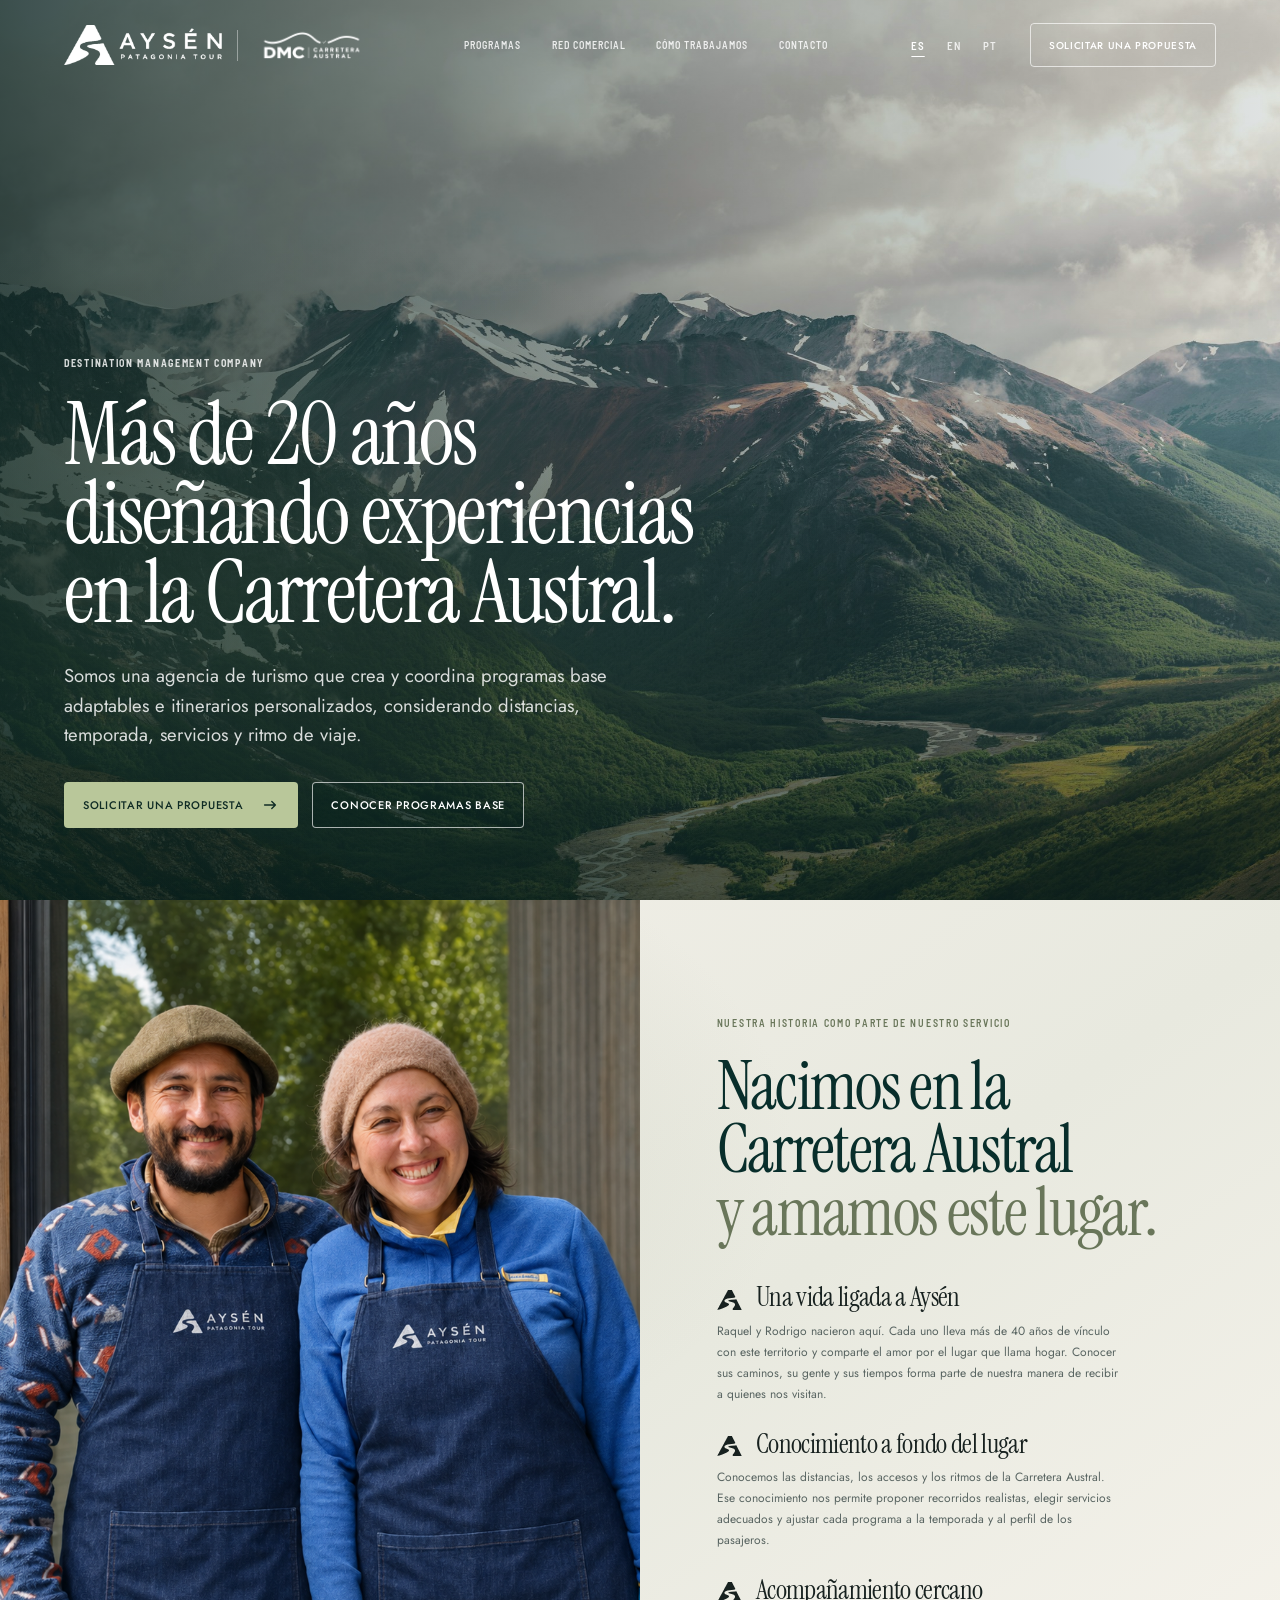
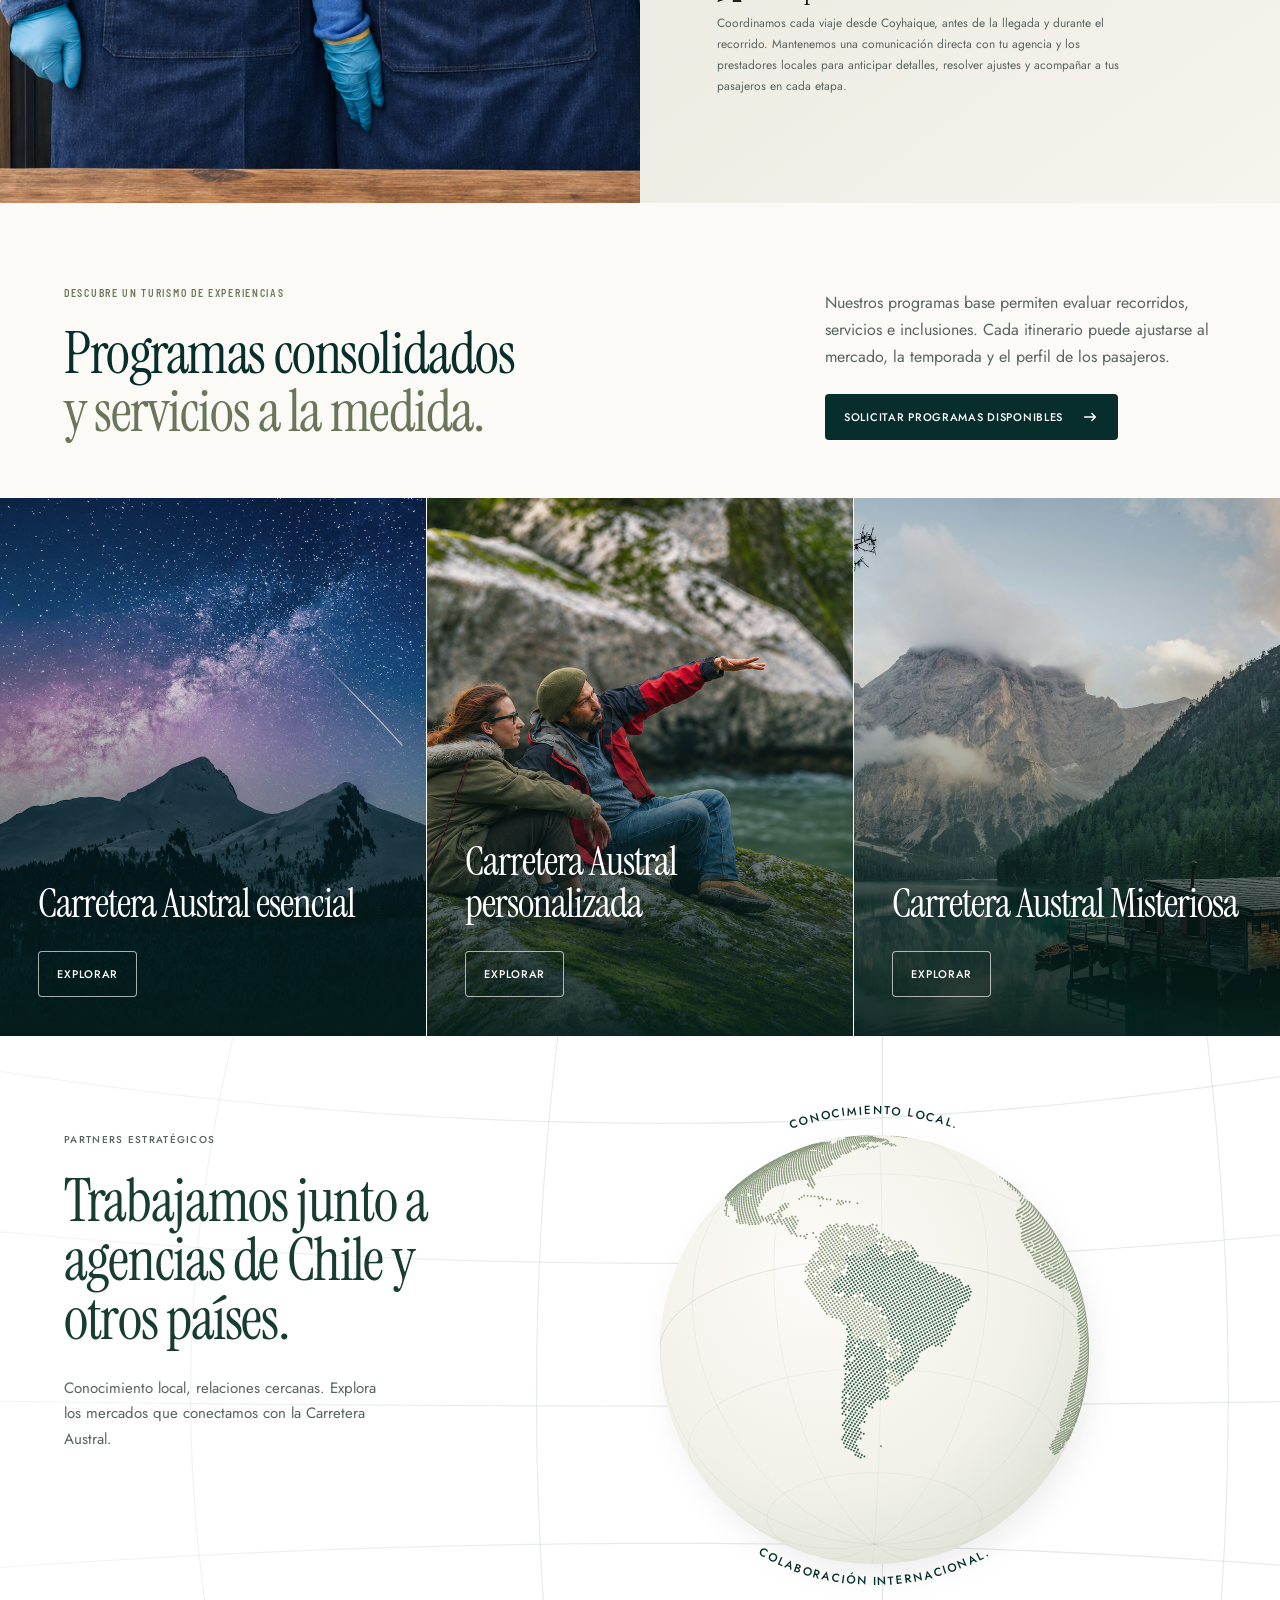
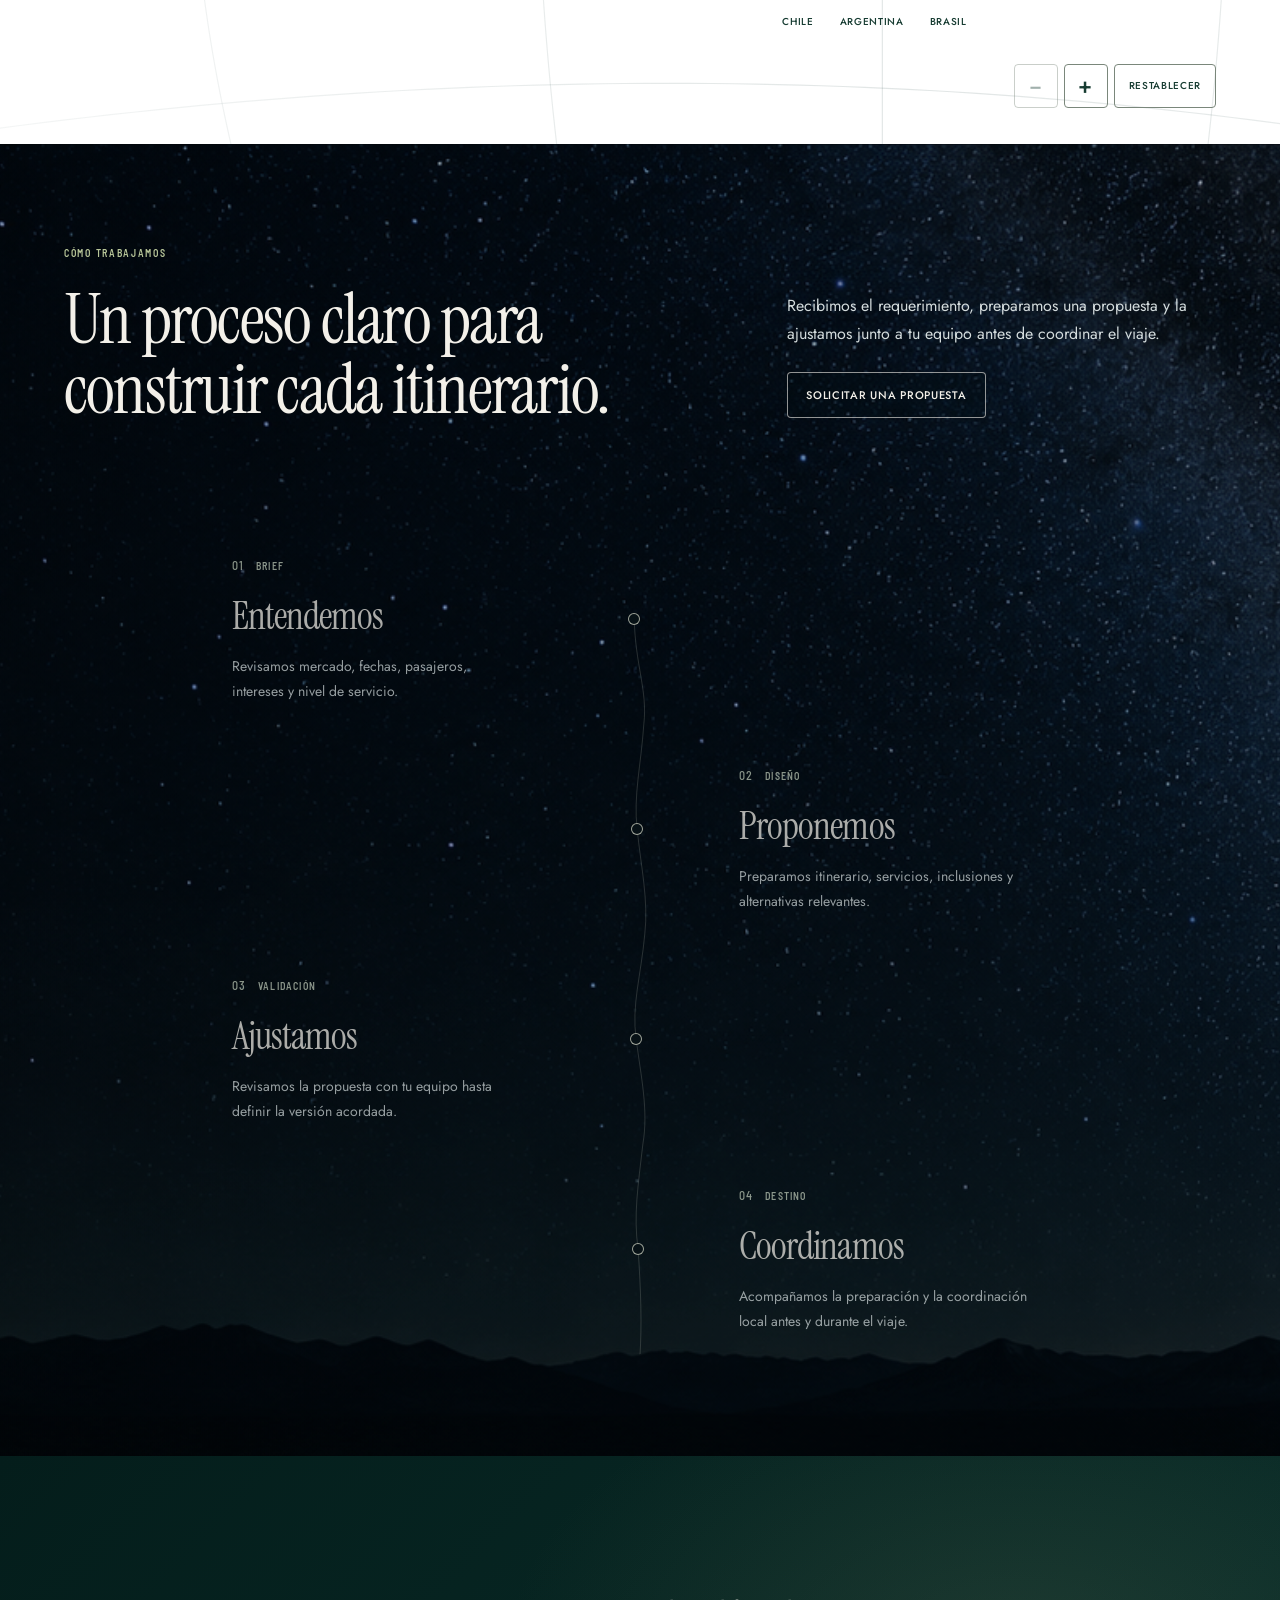
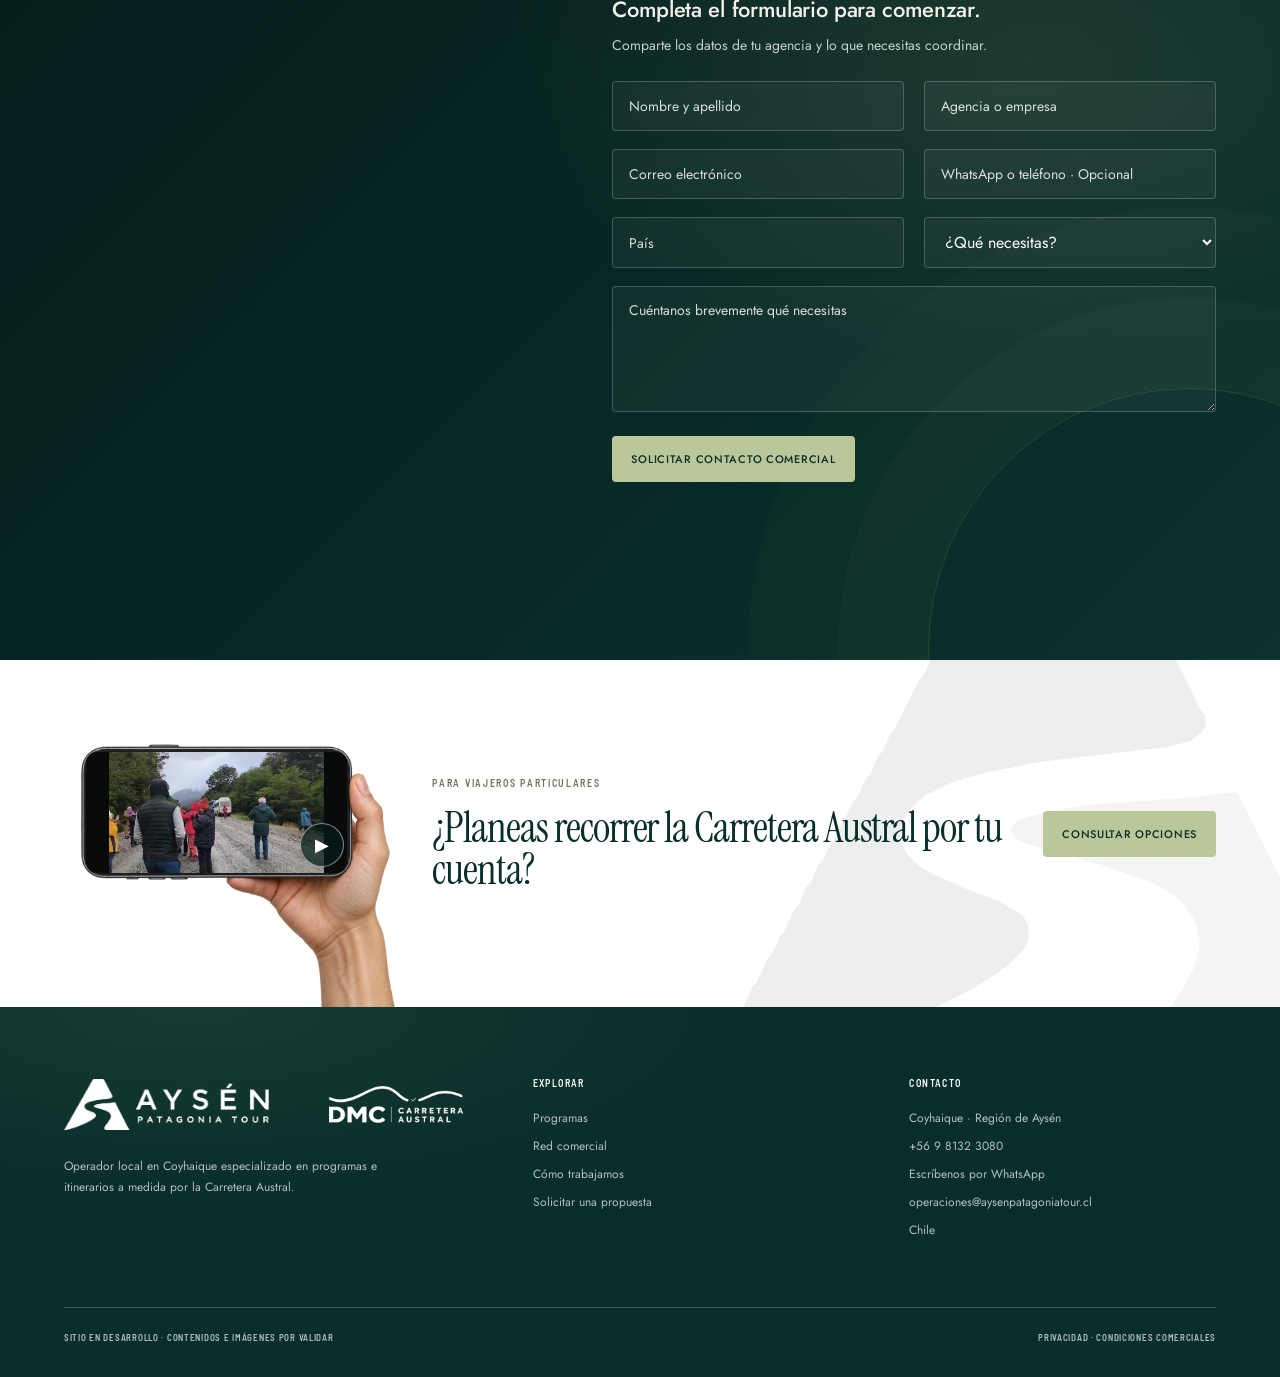
<file: index.html>
<!doctype html>
<html lang="es">
<head>
  <meta charset="utf-8">
  <meta name="viewport" content="width=device-width, initial-scale=1">
  <meta name="description" content="Programas base adaptables e itinerarios a medida por la Carretera Austral para agencias y operadores internacionales.">
  <title>Aysén Patagonia Tour | Operador local de la Carretera Austral</title>
  <link rel="alternate" hreflang="es" href="index.html">
  <link rel="alternate" hreflang="en" href="en.html">
  <link rel="alternate" hreflang="pt-BR" href="pt.html">
  <link rel="alternate" hreflang="x-default" href="index.html">
  <link rel="preconnect" href="https://fonts.googleapis.com">
  <link rel="preconnect" href="https://fonts.gstatic.com" crossorigin>
  <link href="https://fonts.googleapis.com/css2?family=Barlow+Semi+Condensed:wght@500;600;700&family=Instrument+Serif:ital@0;1&family=Jost:wght@400;500;600&display=swap" rel="stylesheet">
  <style>
    :root {
      --forest: #082e2b;
      --forest-deep: #041d1b;
      --moss: #8a9b62;
      --olive: #69765a;
      --sage: #b8c0aa;
      --sage-light: #e8e9df;
      --mist: #d5d9ce;
      --bone: #f3f0e9;
      --paper: #fbfaf6;
      --charcoal: #17211f;
      --white: #ffffff;
      --line: rgba(8, 46, 43, .16);
      --line-light: rgba(255, 255, 255, .22);
      --muted: #65706d;
      --focus: #c9d99d;
      --shadow: 0 24px 70px rgba(4, 29, 27, .17);
      --display: "Instrument Serif", Georgia, serif;
      --body: "Jost", Arial, sans-serif;
      --utility: "Barlow Semi Condensed", Arial, sans-serif;
      --page: min(1240px, calc(100vw - 64px));
      --ease: cubic-bezier(.2, .7, .2, 1);
    }

    * { box-sizing: border-box; }
    html { scroll-behavior: smooth; overflow-x: clip; }
    section[id], footer[id] { scroll-margin-top: 90px; }
    #quote-form { scroll-margin-top: 128px; }
    body {
      margin: 0;
      color: var(--charcoal);
      background: var(--paper);
      font-family: var(--body);
      overflow-x: clip;
      -webkit-font-smoothing: antialiased;
    }
    body.menu-open { overflow: hidden; }
    a { color: inherit; text-decoration: none; }
    button, input, textarea, select { font: inherit; }
    h1, h2, h3, h4, h5, h6 { font-style: normal; }
    :is(h1, h2, h3, h4, h5, h6) :is(em, i) { font-style: inherit; }
    img { display: block; width: 100%; }
    .svg-sprite { position: absolute; width: 0; height: 0; overflow: hidden; }
    ::selection { background: var(--moss); color: var(--forest-deep); }
    :focus-visible { outline: 3px solid var(--focus); outline-offset: 4px; }

    .skip-link {
      position: fixed;
      z-index: 100;
      top: 12px;
      left: 12px;
      padding: 12px 16px;
      color: var(--forest-deep);
      background: var(--white);
      font-size: 12px;
      font-weight: 700;
      transform: translateY(-160%);
      transition: transform .2s var(--ease);
    }
    .skip-link:focus { transform: none; }

    .container { width: var(--page); margin-inline: auto; }
    .eyebrow {
      display: inline-flex;
      align-items: center;
      margin: 0 0 22px;
      font-size: 11px;
      font-weight: 700;
      letter-spacing: .19em;
      text-transform: uppercase;
    }
    .display {
      margin: 0;
      font-family: var(--display);
      font-weight: 500;
      letter-spacing: -.035em;
      line-height: .93;
    }
    .button {
      min-height: 46px;
      display: inline-flex;
      justify-content: center;
      align-items: center;
      padding: 0 18px;
      border: 1px solid transparent;
      border-radius: 999px;
      background: var(--moss);
      color: var(--forest-deep);
      font-size: 10px;
      font-weight: 700;
      letter-spacing: .085em;
      text-transform: uppercase;
      transition: transform .22s var(--ease), background-color .22s var(--ease), color .22s var(--ease), border-color .22s var(--ease), box-shadow .22s var(--ease);
      cursor: pointer;
    }
    .button:hover { transform: translateY(-1px); background: var(--white); box-shadow: 0 8px 20px rgba(4,29,27,.12); }
    .button:active { transform: translateY(0); box-shadow: none; }
    .button:focus-visible { outline-color: var(--focus); }
    .button[disabled], .button[aria-disabled="true"] { opacity: .52; cursor: not-allowed; transform: none; box-shadow: none; }
    .button[aria-busy="true"] { pointer-events: none; }
    .button[aria-busy="true"]::before { content: ""; width: 14px; height: 14px; border: 2px solid currentColor; border-right-color: transparent; border-radius: 50%; animation: button-spin .7s linear infinite; }
    @keyframes button-spin { to { transform: rotate(360deg); } }
    .button--primary { background: var(--moss); color: var(--forest-deep); }
    .button--primary:hover { background: var(--white); }
    .button--secondary { border-color: rgba(255,255,255,.52); background: rgba(4,29,27,.13); color: var(--white); }
    .button--secondary:hover { border-color: var(--white); background: var(--white); color: var(--forest-deep); }
    .button--dark { background: var(--forest); color: var(--white); }
    .button--dark:hover { border-color: var(--forest-deep); background: var(--forest-deep); color: var(--white); }
    .button--submit { min-width: 0; }

    .site-header {
      position: fixed;
      inset: 0 0 auto;
      z-index: 50;
      color: var(--white);
      background: transparent;
      transition: color .28s var(--ease);
    }
    .site-header.is-on-light { color: var(--forest-deep); }
    .nav {
      width: min(1400px, calc(100vw - 56px));
      min-height: 90px;
      display: grid;
      grid-template-columns: 328px 1fr auto;
      align-items: center;
      gap: 28px;
      margin-inline: auto;
    }
    .brand-lockup { display: inline-flex; align-items: center; gap: 15px; width: max-content; }
    .brand { display: inline-flex; align-items: center; width: max-content; }
    .brand__logo { width: 158px; height: 43px; object-fit: contain; object-position: left center; transition: filter .28s var(--ease); }
    .brand-lockup__divider { width: 1px; height: 31px; background: currentColor; opacity: .4; }
    .brand-lockup__dmc { width: 132px; height: 39px; object-fit: contain; object-position: left center; transition: filter .28s var(--ease); }
    .site-header.is-on-light .brand__logo, .site-header.is-on-light .brand-lockup__dmc { filter: brightness(0) saturate(100%) invert(10%) sepia(16%) saturate(1190%) hue-rotate(124deg) brightness(88%); }
    body.menu-open .site-header { color: var(--white); }
    body.menu-open .site-header .brand__logo, body.menu-open .site-header .brand-lockup__dmc { filter: none; }
    .nav__links { display: flex; justify-content: center; gap: clamp(18px, 2.4vw, 38px); }
    .nav__links a { position: relative; padding: 12px 0; font-size: 10px; font-weight: 700; letter-spacing: .1em; text-transform: uppercase; opacity: .84; }
    .nav__links a::after { content: ""; position: absolute; inset: auto 0 7px; height: 1px; background: currentColor; transform: scaleX(0); transform-origin: right; transition: transform .24s var(--ease); }
    .nav__links a:hover, .nav__links a:focus-visible { opacity: 1; }
    .nav__links a:hover::after, .nav__links a:focus-visible::after { transform: scaleX(1); transform-origin: left; }
    .nav__actions { display: flex; align-items: center; gap: 22px; }
    .language { font-size: 10px; letter-spacing: .12em; opacity: .7; }
    .language strong { color: currentColor; opacity: 1; }
    .nav__cta { min-height: 44px; display: inline-flex; align-items: center; padding: 0 18px; border: 1px solid rgba(255,255,255,.42); border-radius: 999px; font-size: 10px; font-weight: 700; letter-spacing: .075em; text-transform: uppercase; transition: color .22s var(--ease), background-color .22s var(--ease), border-color .22s var(--ease); }
    .nav__cta:hover, .nav__cta:focus-visible { border-color: var(--white); color: var(--forest-deep); background: var(--white); }
    .nav__cta:active { background: var(--bone); }
    .site-header.is-on-light .nav__cta { border-color: rgba(4,29,27,.35); }
    .site-header.is-on-light .nav__cta:hover, .site-header.is-on-light .nav__cta:focus-visible { border-color: var(--forest-deep); color: var(--white); background: var(--forest-deep); }
    .menu-toggle { min-width: 48px; min-height: 48px; display: none; border: 0; color: inherit; background: transparent; font-size: 11px; letter-spacing: .075em; text-transform: uppercase; }

    .hero {
      min-height: 100svh;
      position: relative;
      display: flex;
      align-items: flex-end;
      overflow: hidden;
      color: var(--white);
      background: var(--forest-deep);
    }
    .hero__media, .hero__shade { position: absolute; inset: 0; }
    .hero__media {
      background-image: url("assets/hero-carretera-austral-ruta.jpg");
      background-position: center;
      background-size: cover;
      transform: scale(1.04);
      transition: opacity 1.1s var(--ease), transform 8s linear;
    }
    .hero__shade {
      background:
        radial-gradient(ellipse at 18% 66%, rgba(80,103,76,.24), transparent 44%),
        linear-gradient(90deg, rgba(4,29,27,.78) 0%, rgba(4,29,27,.32) 56%, rgba(4,29,27,.12) 100%),
        linear-gradient(0deg, rgba(4,29,27,.58) 0%, transparent 52%);
    }
    .hero__content {
      position: relative;
      z-index: 2;
      width: var(--page);
      display: grid;
      grid-template-columns: minmax(0, 900px);
      gap: 50px;
      align-items: end;
      margin: 0 auto;
      padding: 190px 0 72px;
    }
    .hero h1 { max-width: 900px; font-size: clamp(66px, 8vw, 118px); }
    .hero h1 em { display: block; color: var(--bone); font-weight: 500; }
    .hero__lead { max-width: 590px; margin: 28px 0 32px; font-size: clamp(16px, 1.45vw, 20px); line-height: 1.6; color: rgba(255,255,255,.83); }
    .hero__buttons { display: flex; flex-wrap: wrap; align-items: center; gap: 10px; }
    .intro {
      padding: 138px 0 132px;
      background:
        radial-gradient(ellipse at 18% 28%, rgba(184,192,170,.42), transparent 38%),
        linear-gradient(145deg, var(--bone) 0%, var(--sage-light) 52%, #f7f4ed 100%);
    }
    .intro__grid { display: grid; grid-template-columns: .78fr 1.65fr; gap: clamp(56px, 9vw, 130px); align-items: center; }
    .intro__aside { display: grid; place-items: center; }
    .text-link { display: inline-flex; gap: 12px; align-items: center; min-height: 44px; padding-bottom: 4px; border-bottom: 1px solid currentColor; color: var(--forest); font-size: 11px; font-weight: 700; letter-spacing: .075em; text-transform: uppercase; transition: color .2s var(--ease), border-color .2s var(--ease); }
    .text-link svg { width: 15px; height: 15px; transition: transform .2s var(--ease); }
    .text-link:hover { color: var(--moss); }
    .text-link:hover svg { transform: translateX(3px); }
    .intro h2 { max-width: 800px; font-size: clamp(54px, 6.2vw, 88px); color: var(--forest); }
    .intro h2 em { color: var(--olive); }
    .founders-photo { position: relative; width: min(100%, 330px); aspect-ratio: 1; border-radius: 50%; }
    .founders-photo::before { content: ""; position: absolute; inset: -14px; border: 1px solid rgba(138,155,98,.55); border-radius: 50%; }
    .founders-photo__media {
      position: relative;
      width: 100%;
      height: 100%;
      display: grid;
      place-items: center;
      padding: 50px;
      overflow: hidden;
      border-radius: 50%;
      color: var(--forest);
      background: radial-gradient(circle at 35% 30%, rgba(255,255,255,.75), rgba(138,155,98,.26) 46%, rgba(8,46,43,.12));
    }
    .founders-photo__media img { position: absolute; inset: 0; width: 100%; height: 100%; object-fit: cover; }
    .founders-photo__media:has(img) span { display: none; }
    .founders-photo__media span { max-width: 150px; text-align: center; font-size: 10px; font-weight: 700; letter-spacing: .13em; line-height: 1.6; text-transform: uppercase; }
    .value-points { display: grid; grid-template-columns: repeat(3, 1fr); gap: 0; margin-top: 70px; border-top: 1px solid var(--line); }
    .value-point { min-height: 210px; padding: 30px 30px 0 0; }
    .value-point + .value-point { padding-left: 30px; border-left: 1px solid var(--line); }
    .step-meta { display: flex; align-items: baseline; gap: 11px; color: var(--moss); }
    .step-number { font-family: var(--display); font-size: 19px; font-weight: 600; line-height: 1; }
    .step-descriptor { font-size: 9px; font-weight: 700; letter-spacing: .13em; text-transform: uppercase; }
    .value-point h3 { margin: 26px 0 11px; font-family: var(--display); font-size: 29px; font-weight: 600; line-height: 1.08; }
    .value-point p { max-width: 31ch; margin: 0; color: #596562; font-size: 12px; line-height: 1.75; }

    .programs {
      padding: 126px 0;
      color: var(--white);
      background:
        radial-gradient(ellipse at 2% 18%, rgba(184,192,170,.2), transparent 34%),
        radial-gradient(ellipse at 86% 90%, rgba(105,118,90,.23), transparent 38%),
        linear-gradient(125deg, #394a46 0%, #283a36 44%, #162b28 100%);
    }
    .programs__layout { display: grid; grid-template-columns: minmax(270px,.72fr) minmax(0,1.78fr); gap: clamp(44px,5vw,76px); align-items: center; }
    .section-head { max-width: 390px; margin: 0; align-self: center; }
    .section-head h2 { font-size: clamp(52px,5.2vw,76px); color: var(--white); }
    .section-head__copy { max-width: 390px; margin-top: 30px; }
    .section-head__copy p { margin: 0 0 24px; color: rgba(255,255,255,.72); font-size: 14px; line-height: 1.75; }
    .programs .text-link { color: var(--white); }
    .programs .text-link:hover { color: var(--focus); }
    .program-grid { display: grid; grid-template-columns: repeat(3,minmax(0,1fr)); gap: 18px; }
    .program-card { min-height: 548px; aspect-ratio: 3 / 5; position: relative; display: flex; align-items: flex-end; overflow: hidden; color: var(--white); }
    .program-card__image, .program-card__overlay { position: absolute; inset: 0; }
    .program-card__image { background-position: center; background-size: cover; transition: transform .7s var(--ease); }
    .program-card:nth-child(1) .program-card__image { background-image: url("assets/programa-esencial.jpg"); }
    .program-card:nth-child(2) .program-card__image { background-image: url("assets/experiencias-rio-simpson-v2.png"); background-position: 36% center; }
    .program-card:nth-child(3) .program-card__image { background-image: url("assets/programa-casa-lago.jpg"); background-position: 48% center; }
    .program-card__overlay { background: linear-gradient(0deg, rgba(4,29,27,.9) 0%, rgba(4,29,27,.42) 42%, rgba(4,29,27,.02) 74%); }
    .program-card__content { position: relative; z-index: 2; width: 100%; padding: 26px 22px 24px; }
    .program-card h3 { max-width: 280px; margin: 0 0 22px; font-family: var(--display); font-size: clamp(27px,2.15vw,35px); font-weight: 500; line-height: 1; }
    .program-card__cta { min-height: 42px; display: inline-flex; align-items: center; justify-content: center; padding: 0 16px; border: 1px solid rgba(255,255,255,.7); color: var(--white); background: rgba(4,29,27,.18); font-size: 9px; font-weight: 700; letter-spacing: .14em; text-transform: uppercase; }
    .program-card__cta[disabled] { cursor: default; opacity: .9; }
    .program-card:hover .program-card__image { transform: scale(1.04); }

    .credentials {
      position: relative;
      overflow: hidden;
      padding: 136px 0 128px;
      color: var(--white);
      background:
        radial-gradient(ellipse at 78% 18%, rgba(138,155,98,.22), transparent 36%),
        radial-gradient(ellipse at 12% 88%, rgba(71,104,91,.3), transparent 42%),
        linear-gradient(135deg, #0a3531 0%, var(--forest-deep) 68%, #102c27 100%);
    }
    .credentials__head { position: relative; max-width: 900px; }
    .credentials h2 { max-width: 900px; font-size: clamp(58px,7vw,94px); }
    .partner-network { position: relative; margin-top: 62px; }
    .partner-network__head { display: flex; justify-content: space-between; gap: 50px; align-items: end; margin-bottom: 34px; }
    .partner-network__summary { max-width: 46ch; margin: 0; color: rgba(255,255,255,.7); font-size: 13px; line-height: 1.7; }
    .partner-network__body { display: grid; grid-template-columns: minmax(0,1.55fr) minmax(280px,.45fr); gap: 24px; align-items: stretch; }
    .partner-network__map { min-height: 430px; display: grid; place-items: center; padding: 32px; border: 1px solid rgba(255,255,255,.16); background: linear-gradient(145deg, rgba(255,255,255,.07), rgba(138,155,98,.035)); }
    .partner-network__map svg { width: 100%; height: auto; max-height: 340px; }
    .map-land { fill: rgba(243,240,233,.075); stroke: rgba(243,240,233,.38); stroke-width: 1.3; vector-effect: non-scaling-stroke; }
    .map-marker { fill: var(--moss); stroke: var(--bone); stroke-width: 1.5; vector-effect: non-scaling-stroke; opacity: .72; transition: opacity .2s var(--ease), r .2s var(--ease); }
    .map-marker.is-active { opacity: 1; r: 7; }
    .map-marker[role="button"] { cursor: pointer; }
    .map-marker:focus { outline: none; stroke: var(--white); stroke-width: 3; opacity: 1; }
    .partner-network__panel { min-height: 430px; display: flex; flex-direction: column; padding: 28px; border: 1px solid rgba(255,255,255,.16); background: rgba(255,255,255,.055); }
    .partner-network__list { display: grid; align-content: start; border-top: 1px solid var(--line-light); }
    .network-country { width: 100%; min-height: 58px; display: flex; justify-content: space-between; align-items: center; gap: 18px; padding: 14px 0; border: 0; border-bottom: 1px solid var(--line-light); color: var(--white); background: transparent; text-align: left; cursor: pointer; }
    .network-country span { color: var(--moss); font-size: 10px; letter-spacing: .11em; text-transform: uppercase; }
    .network-country strong { font-family: var(--display); font-size: 22px; font-weight: 600; }
    .network-country:hover, .network-country.is-active { color: var(--focus); }
    .network-agencies { padding-top: 24px; }
    .network-agencies h4 { margin: 0 0 16px; font-family: var(--display); font-size: 27px; font-weight: 600; }
    .network-agencies a, .network-agencies span { display: block; padding: 10px 0; color: rgba(255,255,255,.72); font-size: 12px; border-bottom: 1px solid rgba(255,255,255,.09); }
    .network-agency { display: grid !important; grid-template-columns: auto 1fr; align-items: center; gap: 12px; }
    .network-agency img { width: 34px; height: 34px; object-fit: contain; }
    .network-agency:not(:has(img)) { grid-template-columns: 1fr; }
    .network-agency small { grid-column: 1 / -1; line-height: 1.6; }
    .network-empty { margin: auto 0; }
    .network-empty__label { display: block; margin-bottom: 16px; color: var(--moss); font-size: 9px; font-weight: 700; letter-spacing: .14em; text-transform: uppercase; }
    .network-empty strong { display: block; font-family: var(--display); font-size: 30px; font-weight: 600; line-height: 1.05; }
    .network-empty p { margin: 16px 0 0; color: rgba(255,255,255,.66); font-size: 12px; line-height: 1.7; }
    .network-close { align-self: flex-end; min-height: 38px; padding: 0 12px; border: 1px solid var(--line-light); color: var(--white); background: transparent; font-size: 9px; font-weight: 700; letter-spacing: .12em; text-transform: uppercase; cursor: pointer; }

    .workflow { padding: 132px 0; background: radial-gradient(ellipse at 88% 20%, rgba(184,192,170,.34), transparent 36%), linear-gradient(135deg, var(--bone), var(--sage-light)); }
    .workflow__top { display: grid; grid-template-columns: 1.2fr .8fr; gap: 80px; align-items: end; }
    .workflow h2 { max-width: 760px; color: var(--forest); font-size: clamp(54px, 6.5vw, 88px); }
    .workflow__summary { max-width: 430px; }
    .workflow__summary p { margin: 0 0 24px; color: var(--muted); font-size: 14px; line-height: 1.8; }
    .quote { position: relative; overflow: hidden; padding: 140px 0; color: var(--white); background: radial-gradient(ellipse at 80% 25%, rgba(105,118,90,.22), transparent 36%), linear-gradient(135deg, var(--forest-deep), #0b322d); }
    .quote::after { content: ""; position: absolute; width: 520px; height: 520px; right: -170px; bottom: -250px; border: 1px solid rgba(138,155,98,.22); border-radius: 50%; box-shadow: 0 0 0 90px rgba(138,155,98,.04), 0 0 0 180px rgba(138,155,98,.025); }
    .quote__grid { position: relative; z-index: 2; display: grid; grid-template-columns: .83fr 1.17fr; gap: clamp(70px, 10vw, 150px); }
    .quote h2 { max-width: 570px; font-size: clamp(58px, 7vw, 96px); }
    .quote__intro > p { max-width: 430px; margin: 28px 0; color: rgba(255,255,255,.65); font-size: 14px; line-height: 1.8; }
    .quote-form { display: grid; grid-template-columns: 1fr 1fr; gap: 18px 20px; align-self: center; }
    .field { position: relative; padding: 0; border: 1px solid rgba(255,255,255,.2); border-radius: 10px; background: rgba(255,255,255,.045); }
    .field--wide { grid-column: 1 / -1; }
    .field label {
      position: absolute;
      top: 50%;
      left: 16px;
      max-width: calc(100% - 32px);
      color: rgba(255,255,255,.84);
      font-family: var(--body);
      font-size: 14px;
      font-weight: 400;
      line-height: 1.35;
      letter-spacing: 0;
      text-transform: none;
      transform: translateY(-50%);
      pointer-events: none;
      transition: top .18s var(--ease), transform .18s var(--ease), font-size .18s var(--ease);
    }
    .field input, .field select, .field textarea {
      width: 100%;
      border: 0;
      border-radius: 0;
      display: block;
      min-height: 48px;
      padding: 18px 16px 6px;
      font-size: 16px;
      line-height: 1.5;
      color: var(--white);
      background: transparent;
      outline: none;
      appearance: none;
    }
    .field:focus-within label,
    .field:has(input:not(:placeholder-shown)) label,
    .field:has(textarea:not(:placeholder-shown)) label { top: 5px; transform: none; font-size: 10px; }
    .field--wide label { top: 14px; transform: none; }
    .field textarea { min-height: 124px; padding-top: 25px; resize: vertical; }
    .field--select label { width: 1px; height: 1px; padding: 0; overflow: hidden; clip-path: inset(50%); white-space: nowrap; }
    .field select { padding: 12px 16px; appearance: auto; }
    .field:focus-within { border-color: var(--moss); background: rgba(255,255,255,.07); }
    .field input::placeholder, .field textarea::placeholder { color: rgba(255,255,255,.78); opacity: 1; }
    .field select option { color: var(--charcoal); }
    .quote-form .button { width: max-content; margin-top: 6px; }
    .form-status { grid-column: 1 / -1; min-height: 20px; margin: 0; color: rgba(255,255,255,.72); font-size: 12px; line-height: 1.5; }

    .b2c { padding: 48px 0; background: var(--moss); color: var(--forest-deep); }
    .b2c__inner { display: grid; grid-template-columns: auto 1fr auto; gap: 34px; align-items: center; }
    .b2c__tag { font-size: 9px; font-weight: 700; letter-spacing: .16em; text-transform: uppercase; }
    .b2c h2 { margin: 0; font-family: var(--display); font-size: clamp(32px, 4vw, 52px); font-weight: 600; line-height: 1; }
    .b2c .button { border-color: rgba(4,29,27,.32); background: transparent; }
    .b2c .button:hover { background: var(--forest); color: var(--white); }

    footer { padding: 70px 0 34px; color: rgba(255,255,255,.7); background: radial-gradient(ellipse at 15% 0%, rgba(138,155,98,.12), transparent 36%), var(--forest); }
    .footer__top { display: grid; grid-template-columns: 1.3fr 1fr 1fr; gap: 70px; padding-bottom: 58px; }
    .footer__brand { max-width: 360px; }
    .footer__brand .brand { color: var(--white); }
    .footer__marks { display: flex; align-items: center; gap: 22px; }
    .footer__marks .brand__logo { width: 205px; height: 55px; }
    .footer__marks-divider { width: 1px; height: 45px; background: rgba(255,255,255,.34); }
    .footer__dmc-logo { width: 176px; height: 55px; object-fit: contain; object-position: left center; }
    .footer__brand p { margin: 24px 0 0; font-size: 12px; line-height: 1.75; }
    .footer__col h3 { margin: 0 0 20px; color: var(--white); font-size: 10px; letter-spacing: .14em; text-transform: uppercase; }
    .footer__col a, .footer__col span { display: block; margin: 10px 0; font-size: 12px; }
    .footer__bottom { display: flex; justify-content: space-between; gap: 30px; padding-top: 24px; border-top: 1px solid var(--line-light); font-size: 9px; letter-spacing: .08em; text-transform: uppercase; }

    .reveal { opacity: 0; transform: translateY(24px); transition: opacity .7s var(--ease), transform .7s var(--ease); }
    .reveal.is-visible { opacity: 1; transform: none; }

    @media (max-width: 1050px) {
      :root { --page: min(100% - 40px, 920px); }
      .nav { width: calc(100% - 40px); grid-template-columns: 1fr auto; }
      .nav__links, .language { display: none; }
      .nav__actions { justify-content: flex-end; }
      .menu-toggle { display: block; }
      .nav__links.is-open { position: fixed; inset: 0; display: flex; flex-direction: column; align-items: center; justify-content: center; gap: 28px; background: var(--forest-deep); }
      .nav__links.is-open a { font-family: var(--display); font-size: 36px; font-weight: 500; }
      .nav__links.is-open + .nav__actions .menu-toggle { position: fixed; z-index: 2; top: 36px; right: 22px; }
      .nav__cta { display: none; }
      .hero__content { grid-template-columns: 1fr; }
      .intro__grid { grid-template-columns: 1fr; gap: 40px; }
      .intro__aside { order: 2; margin-top: 20px; }
      .programs__layout { grid-template-columns: 1fr; }
      .section-head { max-width: 690px; }
      .program-grid { grid-template-columns: repeat(3,minmax(0,1fr)); }
      .program-card { min-height: 500px; }
      .workflow__top, .quote__grid { grid-template-columns: 1fr; }
      .partner-network__body { grid-template-columns: 1fr; }
      .partner-network__panel { min-height: 260px; }
    }

    @media (max-width: 700px) {
      :root { --page: calc(100% - 32px); }
      .site-header { border: 0; }
      .nav { width: calc(100% - 32px); min-height: 76px; }
      .brand-lockup { gap: 10px; }
      .brand__logo { width: 112px; height: 34px; }
      .brand-lockup__divider { height: 25px; }
      .brand-lockup__dmc { width: 92px; height: 31px; }
      .hero__shade { background: linear-gradient(0deg, rgba(4,29,27,.78), rgba(4,29,27,.18) 75%); }
      .hero__content { min-height: 100svh; padding: 150px 0 50px; }
      .hero h1 { font-size: clamp(58px, 19vw, 86px); }
      .hero__lead { font-size: 15px; }
      .hero__buttons { align-items: stretch; flex-direction: column; }
      .hero__buttons .button { width: 100%; }
      .founders-photo { width: min(78vw, 320px); }
      .intro, .programs, .credentials, .workflow, .quote { padding-block: 90px; }
      .intro h2, .section-head h2, .credentials h2, .workflow h2 { line-height: .98; }
      .value-points { grid-template-columns: 1fr; margin-top: 50px; }
      .value-point, .value-point + .value-point { padding: 24px 0; border-left: 0; border-bottom: 1px solid var(--line); }
      .section-head__copy { justify-self: start; }
      .program-grid { grid-template-columns: 1fr; }
      .program-card { min-height: 520px; aspect-ratio: 4 / 5; }
      .partner-network__head { display: block; }
      .partner-network__summary { margin-top: 18px; }
      .partner-network__map { min-height: 260px; padding: 16px; }
      .partner-network__panel { min-height: 250px; padding: 22px; }
      .quote-form { grid-template-columns: 1fr; }
      .field--wide { grid-column: auto; }
      .b2c__inner { grid-template-columns: 1fr; gap: 18px; }
      .b2c .button { width: max-content; }
      .footer__top { grid-template-columns: 1fr; gap: 38px; }
      .footer__marks { gap: 16px; }
      .footer__marks .brand__logo { width: 158px; height: 46px; }
      .footer__marks-divider { height: 36px; }
      .footer__dmc-logo { width: 136px; height: 46px; }
      .footer__bottom { flex-direction: column; }
    }

    @media (prefers-reduced-motion: reduce) {
      html { scroll-behavior: auto; }
      *, *::before, *::after { transition-duration: .01ms !important; animation-duration: .01ms !important; }
      .reveal { opacity: 1; transform: none; }
      .button[aria-busy="true"]::before { animation: none; }
    }
    /* Review corrections: fixed grid sizing and country-based map. */
    .programs__layout { grid-template-columns: minmax(0,.85fr) minmax(0,1.85fr); gap: 48px; }
    .section-head { min-width: 0; }
    .section-head h2 { font-size: clamp(38px,3.45vw,54px); line-height: 1.05; }
    .program-grid { min-width: 0; gap: 22px; }
    .program-card { width: 100%; min-width: 0; min-height: 0; height: clamp(440px,38vw,560px); aspect-ratio: auto; }
    .program-card__content { padding: 24px 18px; }
    .program-card h3 { font-size: clamp(24px,1.95vw,30px); overflow-wrap: break-word; }
    .credentials { padding-block: 88px; }
    .credentials h2 { max-width: 780px; font-size: clamp(38px,4vw,58px); line-height: 1.05; }
    .partner-network { margin-top: 36px; }
    .partner-network__head:has([hidden]) { display: none; }
    .partner-network__body { grid-template-columns: minmax(0,1fr) 260px; }
    .partner-network__map { min-height: 380px; padding: 16px; }
    .partner-network__map svg { max-height: none; }
    .partner-network__panel { min-height: 0; justify-content: flex-start; padding: 22px; }
    .partner-network__list:empty { display: none; }
    .network-empty strong { font-family: var(--body); font-size: 15px; line-height: 1.5; font-weight: 500; }
    .network-empty p { display: none; }
    .map-land { stroke-width: .65; }
    .map-land.is-available { fill: var(--moss); cursor: pointer; }
    .map-land.is-active, .map-land.is-available:hover, .map-land.is-available:focus { fill: var(--focus); stroke: white; stroke-width: 1.5; outline: none; }
    @media (max-width: 1100px) {
      .programs__layout { grid-template-columns: 1fr; }
      .section-head { max-width: 690px; }
      .partner-network__body { grid-template-columns: 1fr; }
      .partner-network__panel { padding: 16px 22px; }
    }
    @media (max-width: 700px) {
      .program-card { height: 480px; }
      .program-card h3 { font-size: 30px; }
      .partner-network__map { min-height: 210px; padding: 8px; }
      .credentials { padding-block: 72px; }
    }
    .programs { background: #fff; color: var(--forest); }
    .programs .section-head h2, .programs .eyebrow, .programs .text-link { color: var(--forest); }
    .programs .section-head__copy p { color: #596562; }
    .programs .text-link:hover { color: #53653c; }
    .credentials {
      background:
        radial-gradient(ellipse at 16% 72%, rgba(22,80,66,.46), transparent 55%),
        radial-gradient(ellipse at 85% 22%, rgba(113,104,58,.25), transparent 48%),
        radial-gradient(ellipse at 54% 100%, rgba(34,58,65,.35), transparent 54%),
        #030605;
    }
    .b2c {
      color: #fff;
      background:
        radial-gradient(ellipse at 12% 100%, rgba(151,160,98,.4), transparent 58%),
        radial-gradient(ellipse at 90% 0%, rgba(54,118,96,.55), transparent 62%),
        linear-gradient(115deg, #263d30, #102c27 65%, #1b4338);
    }
    .b2c h2 { color: #fff; transition: transform .4s var(--ease), text-shadow .4s var(--ease); }
    .b2c__tag { color: rgba(255,255,255,.8); }
    .b2c .button { color: #fff; border-color: rgba(255,255,255,.6); }
    .b2c .button:hover { background: #fff; color: var(--forest); }
    @media (hover: hover) and (prefers-reduced-motion: no-preference) {
      .b2c h2:hover, .b2c:focus-within h2 { transform: translateY(-4px); text-shadow: 0 5px 24px rgba(190,210,165,.3); }
    }
    @media (prefers-reduced-motion: reduce) { .b2c h2 { transition: none; } }

    /* Round 3 · editorial labels, directional header and open partner atlas */
    .eyebrow,
    .b2c__tag {
      display: inline-flex;
      width: fit-content;
      max-width: 100%;
      align-items: center;
      padding: 10px 17px;
      margin: 0 0 24px;
      color: var(--bone);
      background: var(--forest);
      font-size: 10px;
      font-weight: 700;
      line-height: 1.35;
      letter-spacing: .15em;
      text-transform: uppercase;
    }
    .credentials .eyebrow,
    .quote .eyebrow { color: var(--forest-deep); background: var(--focus); }

    .site-header {
      color: var(--white);
      background: rgba(4,29,27,.97);
      transform: translateY(0);
      transition: transform .28s var(--ease), background-color .25s var(--ease), color .25s var(--ease);
      will-change: transform;
    }
    .site-header.is-hidden { transform: translateY(-105%); }
    .site-header.is-over-photo { background: transparent; }
    body.menu-open .site-header,
    body.menu-open .site-header.is-hidden { transform: none; background: var(--forest-deep); will-change: auto; }
    .site-header.is-on-light { color: var(--white); }
    .site-header.is-on-light .brand__logo,
    .site-header.is-on-light .brand-lockup__dmc { filter: none; }
    .site-header.is-on-light .nav__cta { border-color: rgba(255,255,255,.46); }
    .site-header.is-on-light .nav__cta:hover,
    .site-header.is-on-light .nav__cta:focus-visible { border-color: var(--white); color: var(--forest-deep); background: var(--white); }

    .hero__content { padding-top: 148px; }
    .hero h1 { max-width: 1080px; font-size: clamp(58px, 6.6vw, 94px); line-height: .94; }
    .hero h1 span { display: block; }

    .intro { padding-block: 112px; }
    .intro__grid { grid-template-columns: minmax(330px,.9fr) minmax(0,1.38fr); gap: clamp(54px,7vw,104px); align-items: stretch; }
    .intro__aside { display: block; }
    .founders-photo { width: 100%; height: 100%; min-height: 670px; aspect-ratio: auto; border-radius: 0; }
    .founders-photo::before { display: none; }
    .founders-photo__media { padding: 0; border-radius: 0; background: var(--sage-light); }
    .founders-photo__media img { object-position: 54% center; }
    .intro h2 { max-width: 800px; font-size: clamp(48px,5.25vw,76px); line-height: .94; text-transform: uppercase; }
    .value-points { margin-top: 58px; }
    .value-point { min-height: 225px; }

    .programs .eyebrow { color: var(--bone); background: var(--forest); }
    .programs .section-head h2 { font-size: clamp(41px,3.8vw,58px); }

    .credentials { padding-block: 112px 92px; }
    .credentials__head { max-width: 980px; }
    .credentials h2 { max-width: 900px; font-size: clamp(48px,5.2vw,76px); }
    .partner-network { margin-top: 54px; }
    .partner-network__head { margin-bottom: 12px; }
    .partner-network__summary { max-width: 62ch; color: rgba(255,255,255,.6); }
    .partner-network__body { display: block; }
    .partner-network__map {
      min-height: 0;
      display: block;
      padding: 0;
      border: 0;
      background: transparent;
    }
    .partner-network__map svg { width: 100%; max-height: none; filter: drop-shadow(0 28px 56px rgba(0,0,0,.26)); }
    .map-land { fill: rgba(232,233,223,.035); stroke: rgba(232,233,223,.32); stroke-width: .62; transition: fill .18s var(--ease), stroke .18s var(--ease), filter .18s var(--ease); }
    .map-land.is-available { fill: rgba(138,155,98,.16); cursor: pointer; }
    .map-land.is-active,
    .map-land.is-available:hover,
    .map-land.is-available:focus { fill: #dfe8bd; stroke: #fff; stroke-width: 1.1; filter: drop-shadow(0 0 9px rgba(201,217,157,.8)); outline: none; }
    .partner-network__panel {
      min-height: 0;
      display: grid;
      grid-template-columns: minmax(260px,.6fr) minmax(0,1.4fr);
      gap: clamp(34px,6vw,90px);
      align-items: start;
      padding: 26px 0 0;
      border: 0;
      background: transparent;
    }
    .partner-network__list { display: flex; flex-wrap: wrap; gap: 8px 18px; border: 0; }
    .network-country {
      width: auto;
      min-height: 38px;
      justify-content: flex-start;
      gap: 8px;
      padding: 0;
      border: 0;
      color: rgba(255,255,255,.65);
    }
    .network-country strong { font-family: var(--body); font-size: 11px; font-weight: 700; letter-spacing: .1em; text-transform: uppercase; }
    .network-country span { font-size: 8px; }
    .network-country:hover,
    .network-country.is-active { color: var(--white); }
    .network-agencies { display: grid; gap: 20px; padding: 0; }
    .network-market { display: grid; grid-template-columns: minmax(130px,.42fr) minmax(230px,.75fr) minmax(220px,.83fr); gap: 28px; align-items: center; }
    .network-market__country { margin: 0; color: var(--focus); font-size: 10px; font-weight: 700; letter-spacing: .16em; text-transform: uppercase; }
    .network-market__agency { display: grid; gap: 7px; }
    .network-market__agency strong { font-family: var(--display); font-size: clamp(24px,2.6vw,34px); font-weight: 600; line-height: 1; }
    .network-market__agency small { color: rgba(255,255,255,.52); font-size: 10px; line-height: 1.55; }
    .network-market__logo { width: min(100%,260px); height: 62px; object-fit: contain; object-position: right center; justify-self: end; }
    .network-demo-note { margin: 20px 0 0; color: rgba(255,255,255,.42); font-size: 9px; letter-spacing: .1em; text-transform: uppercase; }

    .b2c { color: var(--forest-deep); background: #fff; }
    .b2c__tag { margin: 0; color: var(--bone); background: var(--forest); }
    .b2c h2 { color: var(--forest-deep); transition: none; text-shadow: none; }
    .b2c .button { color: var(--forest-deep); border-color: rgba(4,29,27,.38); background: transparent; }
    .b2c .button:hover { color: var(--white); background: var(--forest); }

    @media (max-width: 1050px) {
      .intro__grid { grid-template-columns: minmax(280px,.78fr) minmax(0,1.22fr); gap: 42px; }
      .intro__aside { order: initial; margin: 0; }
      .founders-photo { min-height: 610px; }
      .value-points { grid-template-columns: 1fr; margin-top: 38px; }
      .value-point,
      .value-point + .value-point { min-height: 0; padding: 22px 0; border-left: 0; border-bottom: 1px solid var(--line); }
      .network-market { grid-template-columns: 120px 1fr 210px; }
    }
    @media (max-width: 700px) {
      .eyebrow,
      .b2c__tag { white-space: normal; padding: 9px 13px; font-size: 9px; line-height: 1.45; }
      .hero__content { padding-top: 128px; }
      .hero h1 { font-size: clamp(48px,14vw,68px); line-height: .94; }
      .hero__lead { margin-top: 24px; }
      .intro__grid { grid-template-columns: 1fr; gap: 36px; }
      .intro__aside { order: initial; }
      .founders-photo { min-height: 0; aspect-ratio: 4 / 5; }
      .intro h2 { font-size: clamp(42px,12.5vw,58px); }
      .programs .section-head h2 { font-size: 42px; }
      .partner-network { margin-top: 38px; }
      .partner-network__map { margin-inline: -10px; }
      .partner-network__panel { grid-template-columns: 1fr; gap: 18px; padding-top: 22px; }
      .partner-network__list { gap: 4px 16px; }
      .network-market { grid-template-columns: 1fr; gap: 10px; }
      .network-market__logo { width: min(76%,230px); height: 54px; justify-self: start; object-position: left center; }
      .b2c__inner { gap: 22px; }
      .nav__links.is-open { height: 100svh; min-height: 100svh; z-index: 1; }
    }

    /* Round 4 · quieter labels, territorial color and a route-led process */
    .eyebrow,
    .b2c__tag,
    .credentials .eyebrow,
    .quote .eyebrow,
    .programs .eyebrow {
      display: block;
      width: auto;
      padding: 0;
      margin: 0 0 24px;
      color: var(--olive);
      background: transparent;
      font-size: 10px;
      line-height: 1.5;
      letter-spacing: .17em;
    }
    .credentials .eyebrow,
    .quote .eyebrow { color: var(--focus); }

    .hero__descriptor {
      max-width: 620px;
      margin: 0 0 25px;
      color: rgba(255,255,255,.82);
      font-size: 10px;
      font-weight: 700;
      line-height: 1.5;
      letter-spacing: .17em;
      text-transform: uppercase;
    }

    .intro { padding: 0; }
    .intro__grid {
      width: 100%;
      max-width: none;
      grid-template-columns: minmax(0,1fr) minmax(0,1fr);
      gap: 0;
      align-items: stretch;
    }
    .intro__aside { min-width: 0; }
    .intro__grid > .reveal:last-child {
      padding: 116px max(32px, calc((100vw - 1240px) / 2)) 106px clamp(54px,6vw,104px);
    }
    .founders-photo { min-height: 790px; }
    .founders-photo__media img { object-position: 52% center; transition: transform 1.1s var(--ease), filter .7s var(--ease); }
    .intro:hover .founders-photo__media img { transform: scale(1.025); filter: saturate(1.04); }
    .intro h2 { text-transform: none; }
    .title-tone { display: block; transition: color .35s var(--ease), transform .45s var(--ease); }
    .title-tone--deep { color: var(--forest); }
    .title-tone--light { color: var(--olive); font-style: normal; }
    .intro:hover .title-tone--light,
    .programs:hover .title-tone--light { transform: translateX(8px); }
    .value-point { transition: transform .35s var(--ease), color .35s var(--ease); }
    .value-point:hover { transform: translateY(-5px); }

    .programs {
      color: var(--forest);
      background:
        radial-gradient(ellipse at 12% 16%, rgba(188,210,202,.38), transparent 35%),
        radial-gradient(ellipse at 84% 78%, rgba(192,204,223,.30), transparent 38%),
        radial-gradient(ellipse at 58% 2%, rgba(212,222,205,.34), transparent 28%),
        var(--white);
    }
    .programs .section-head h2 { color: var(--forest); }
    .program-card { transition: transform .5s var(--ease), box-shadow .5s var(--ease); }
    .program-card:hover { transform: translateY(-8px); box-shadow: 0 24px 54px rgba(4,29,27,.18); }
    .program-card__cta { transition: background-color .25s var(--ease), color .25s var(--ease), border-color .25s var(--ease); }
    .program-card:hover .program-card__cta { border-color: var(--white); background: var(--white); color: var(--forest-deep); }

    .credentials__head { max-width: 1050px; }
    .credentials h2 { max-width: 1030px; }
    .partner-network__head { display: none; }
    .partner-network__body { display: block; }
    .partner-network__map { position: relative; }
    .partner-network__panel {
      display: block;
      min-height: 0;
      padding: 24px 0 0;
      border-top: 1px solid rgba(255,255,255,.18);
    }
    .partner-network__panel[hidden] { display: none; }
    .network-agencies { min-height: 90px; }
    .map-land.is-available { fill: rgba(138,155,98,.10); }
    .map-land.is-active,
    .map-land.is-available:hover,
    .map-land.is-available:focus { fill: var(--focus); }

    .b2c {
      color: var(--white);
      background:
        radial-gradient(ellipse at 14% 115%, rgba(223,232,189,.46), transparent 52%),
        radial-gradient(ellipse at 88% -20%, rgba(137,198,170,.44), transparent 56%),
        linear-gradient(112deg, #688a68 0%, #4f806d 52%, #36705f 100%);
    }
    .b2c__tag { margin: 0; color: rgba(255,255,255,.82); }
    .b2c h2 { color: var(--white); transition: transform .38s var(--ease), text-shadow .38s var(--ease); }
    .b2c .button { color: var(--white); border-color: rgba(255,255,255,.7); }
    .b2c .button:hover { color: var(--forest-deep); background: var(--white); }
    .b2c:hover h2 { transform: translateX(7px); text-shadow: 0 10px 28px rgba(4,29,27,.22); }

    @media (max-width: 1050px) {
      .intro__grid { grid-template-columns: minmax(300px,.86fr) minmax(0,1.14fr); gap: 0; }
      .intro__grid > .reveal:last-child { padding: 92px 36px 88px 44px; }
      .founders-photo { min-height: 720px; }
    }
    @media (max-width: 700px) {
      .eyebrow,
      .b2c__tag { padding: 0; }
      .hero__descriptor { margin-bottom: 20px; font-size: 9px; }
      .intro__grid { grid-template-columns: 1fr; }
      .intro__grid > .reveal:last-child { padding: 72px 16px 82px; }
      .founders-photo { aspect-ratio: 4 / 5; min-height: 0; }
      .intro:hover .title-tone--light,
      .programs:hover .title-tone--light { transform: translateX(4px); }
      .network-market { grid-template-columns: 1fr; }
      .b2c:hover h2 { transform: none; }
    }
    @media (prefers-reduced-motion: reduce) {
      .intro:hover .founders-photo__media img,
      .intro:hover .title-tone--light,
      .programs:hover .title-tone--light,
      .value-point:hover,
      .program-card:hover,
      .b2c:hover h2 { transform: none; }
    }
    /* Approved refinement: a quiet, borderless world atlas. */
    :root { --atlas-land: #b9c8bf; --atlas-active: #739680; --fresh-green: #b5cd91; }
    .hero__descriptor strong { font-weight: 700; }
    .hero__descriptor span { font-weight: 400; }
    .value-points { display: block; border: 0; margin-top: 38px; }
    .value-point, .value-point + .value-point { min-height: 0; padding: 0; border: 0; margin-top: 24px; }
    .value-point h3 { margin: 0 0 9px; font-size: 27px; }
    .value-point p { max-width: 58ch; }
    .value-mark { display: inline-block; width: 25px; height: 24px; margin-right: 10px; vertical-align: middle; fill: currentColor; }
    .value-points.has-mark-motion .value-mark { clip-path: inset(100% 0 0); transition: clip-path .85s var(--ease); }
    .value-points.has-mark-motion .value-point.is-mark-visible .value-mark { clip-path: inset(0); }
    @media (prefers-reduced-motion: reduce) {
      .value-points.has-mark-motion .value-mark { clip-path: none; transition: none; }
    }
    .credentials { color: var(--forest); background: radial-gradient(ellipse at 18% 70%, rgba(193,216,202,.32), transparent 55%), radial-gradient(ellipse at 85% 20%, rgba(208,221,227,.28), transparent 48%), var(--white); }
    .credentials__head { margin-inline: auto; text-align: center; }
    .credentials h2 { margin-inline: auto; }
    .credentials .eyebrow { color: var(--olive); }
    .partner-network { margin-top: 48px; }
    .partner-network__map svg { display: block; width: 100%; height: auto; filter: none; }
    .map-land, .map-land.is-available { fill: var(--atlas-land); stroke: var(--atlas-land); stroke-width: .35; filter: none; }
    .map-land.is-active, .map-land.is-available:hover, .map-land.is-available:focus { fill: var(--atlas-active); stroke: var(--atlas-active); stroke-width: .35; filter: none; }
    .partner-network__panel { position: fixed; z-index: 60; width: min(320px, calc(100vw - 32px)); padding: 22px; border: 1px solid var(--line); border-radius: 4px; color: var(--forest); background: var(--white); box-shadow: 0 14px 40px rgba(4,29,27,.14); pointer-events: none; }
    .network-agencies { gap: 18px; min-height: 0; }
    .network-market { grid-template-columns: 1fr; gap: 9px; }
    .network-market__country { color: var(--olive); }
    .network-market__agency strong { font-size: 28px; }
    .network-market__agency small, .network-demo-note { color: var(--muted); }
    .network-market__logo { display: none; }
    .network-demo-note { margin: 0; font-size: 9px; line-height: 1.5; }
    .b2c { color: var(--forest); background: var(--white); }
    .b2c__tag { color: var(--olive); }
    .b2c h2 { color: var(--forest); }
    .b2c:hover h2 { text-shadow: none; }
    .b2c .button { color: var(--forest-deep); background: var(--fresh-green); border-color: transparent; }
    .b2c .button:hover { color: var(--forest-deep); background: var(--focus); }
    @media (max-width: 700px) {
      .partner-network__map { margin-inline: 0; }
      .credentials { padding-block: 72px; }
      .credentials h2 { font-size: 40px; }
    }

    /* Approved typography system · Instrument Serif / Jost / Barlow Semi Condensed */
    h1, h2, h3, h4,
    .display,
    .value-point h3,
    .program-card h3,
    .network-agencies h4,
    .network-empty strong,
    .process h3,
    .b2c h2,
    .network-market__agency strong {
      font-family: var(--display);
      font-weight: 400;
      letter-spacing: -.025em;
    }
    .eyebrow,
    .button,
    .nav__links a,
    .language,
    .nav__cta,
    .menu-toggle,
    .text-link,
    .hero__descriptor,
    .founders-photo__media span,
    .step-number,
    .step-descriptor,
    .value-number,
    .program-card__cta,
    .network-country span,
    .network-country strong,
    .network-empty__label,
    .network-close,
    .network-market__country,
    .network-demo-note,
    .b2c__tag,
    .footer__col h3,
    .footer__bottom {
      font-family: var(--utility);
      font-weight: 600;
    }
    .hero h1 {
      max-width: 900px;
      font-size: clamp(60px, 6.7vw, 98px);
      line-height: .92;
    }
    .nav__links.is-open a { font-weight: 400; }
    @media (max-width: 700px) {
      .hero h1 { font-size: clamp(46px, 13vw, 64px); }
    }

    /* Approved controls and fluid, edge-to-edge composition. */
    :root {
      --gutter: clamp(24px, 5vw, 112px);
      --page: calc(100% - var(--gutter) * 2);
      --control-radius: 4px;
      --control-fill: #b9c79a;
    }
    .nav { width: var(--page); }
    .button, .nav__cta, .program-card__cta, .network-close, .menu-toggle {
      border-radius: var(--control-radius);
      font-family: var(--body);
      font-weight: 500;
      font-size: 11px;
      letter-spacing: .065em;
      text-transform: uppercase;
      box-shadow: none;
    }
    .button, .program-card__cta {
      min-height: 46px;
      padding: 0 18px;
      gap: 18px;
    }
    .button svg { width: 18px; height: 18px; flex: none; }
    .button:hover, .button:active { box-shadow: none; }
    .button--primary, .b2c .button { background: var(--control-fill); color: #102c25; }
    .button--primary:hover { background: var(--bone); }
    .hero__buttons { gap: 14px; }
    .button--secondary { background: rgba(4,29,27,.24); border-color: rgba(255,255,255,.65); }
    .button--secondary:hover { background: var(--white); }
    .nav__cta { min-height: 44px; padding: 0 18px; font-size: 10px; border-color: rgba(255,255,255,.65); }
    .program-card__cta { border-color: rgba(255,255,255,.65); }
    .program-card__cta[disabled] { opacity: .65; cursor: not-allowed; }
    .menu-toggle { padding: 0 12px; }

    .programs { padding: clamp(72px, 6.5vw, 112px) 0 0; background: var(--paper); }
    .programs__layout { width: 100%; display: block; }
    .programs .section-head {
      width: var(--page);
      max-width: none;
      margin: 0 auto clamp(48px, 4.5vw, 80px);
      display: grid;
      grid-template-columns: minmax(0, 1.4fr) minmax(0, .8fr);
      align-items: end;
      gap: clamp(40px, 6vw, 104px);
    }
    .programs .section-head h2 { max-width: 840px; font-size: clamp(48px, 4.5vw, 86px); line-height: 1; }
    .programs .section-head__copy { max-width: 470px; margin: 0; justify-self: end; }
    .programs .section-head__copy p { font-size: 16px; line-height: 1.7; margin-bottom: 24px; }
    .programs .section-head__copy .button { text-align: center; line-height: 1.5; }
    .program-grid { grid-template-columns: repeat(3, minmax(0, 1fr)); gap: 1px; background: var(--paper); }
    .program-card { height: clamp(500px, 42vw, 760px); min-height: 0; aspect-ratio: auto; }
    .program-card__content { padding: clamp(28px, 3vw, 56px); }
    .program-card h3 { max-width: 430px; font-size: clamp(34px, 3.15vw, 58px); line-height: 1.04; margin-bottom: 26px; }
    .program-card:hover { transform: none; box-shadow: none; }
    .program-card:hover .program-card__cta[disabled] { background: rgba(4,29,27,.18); color: var(--white); border-color: rgba(255,255,255,.65); }
    .programs:hover .title-tone--light { transform: none; }
    .partner-network__map { margin: 0; padding: 0; }
    .partner-network__map svg { overflow: visible; }

    @media (max-width: 1050px) {
      :root { --gutter: 32px; }
      .programs .section-head { grid-template-columns: 1fr; gap: 28px; }
      .programs .section-head__copy { justify-self: start; max-width: 620px; }
      .programs .section-head h2 { font-size: clamp(48px, 6vw, 64px); }
      .program-card__content { padding: 28px 22px; }
      .program-card h3 { font-size: 34px; }
    }
    @media (max-width: 700px) {
      :root { --gutter: 20px; }
      .programs { padding-top: 72px; padding-bottom: 0; }
      .programs .section-head { margin-bottom: 40px; }
      .programs .section-head h2 { font-size: clamp(40px, 10.5vw, 60px); }
      .programs .section-head__copy p { font-size: 15px; }
      .program-grid { grid-template-columns: 1fr; }
      .program-card { height: clamp(440px, 125vw, 600px); }
      .program-card__content { padding: 32px var(--gutter); }
      .program-card h3 { max-width: 360px; font-size: 42px; }
      .quote-form .button { max-width: 100%; }
    }
    @media (max-width: 360px) {
      .nav { gap: 12px; }
      .brand-lockup { gap: 8px; }
      .brand__logo { width: 96px; }
      .brand-lockup__dmc { width: 80px; }
      .menu-toggle { padding-inline: 8px; }
    }

    /* Night-sky process: quiet photographic depth, readable editorial hierarchy. */
    .workflow {
      position: relative;
      color: var(--bone);
      background-color: #071116;
      background-image: linear-gradient(90deg, rgba(3,12,17,.28), rgba(3,12,17,.30)), url("assets/cielo-nocturno-proceso.png");
      background-size: cover;
      background-position: center;
      padding-block: clamp(88px, 8vw, 144px);
    }
    .workflow h2 { color: var(--bone); font-size: clamp(52px, 5.5vw, 84px); line-height: .99; }
    /* Repeat the real foreground ridge over the route so its end disappears behind it. */
    .workflow::after { content: ""; position: absolute; z-index: 1; inset: 0; background: inherit; mask-image: url("assets/workflow-mountain-mask.svg"); mask-size: cover; mask-position: center; mask-repeat: no-repeat; pointer-events: none; }
    .workflow .eyebrow { color: #b9c79a; }
    .workflow__summary { padding-bottom: 6px; }
    .workflow__summary p { color: #d4dcdd; font-size: 16px; line-height: 1.75; }
    .workflow .button--dark { color: var(--bone); border-color: rgba(243,240,233,.6); background: rgba(3,12,17,.25); }
    .workflow .button--dark:hover { color: var(--forest-deep); background: var(--bone); border-color: var(--bone); }
    .workflow .process {
      position: relative;
      display: grid;
      grid-template-columns: minmax(0, 1fr) 96px minmax(0, 1fr);
      grid-template-rows: repeat(4, minmax(205px, 1fr));
      min-height: 840px;
      margin-top: clamp(72px, 7vw, 112px);
      border: 0;
    }
    .workflow .process__route {
      position: absolute;
      z-index: 0;
      top: 0;
      bottom: 0;
      left: 50%;
      display: block;
      width: 96px;
      height: 100%;
      overflow: visible;
      transform: translateX(-50%);
      pointer-events: none;
    }
    .workflow .process__route-path {
      fill: none;
      stroke-linecap: round;
      stroke-linejoin: round;
      vector-effect: non-scaling-stroke;
    }
    .workflow .process__route-path--base { stroke: rgba(212, 220, 205, .18); stroke-width: 1; }
    .workflow .process__route-path--progress { stroke: rgba(232, 235, 216, .78); stroke-width: 1.35; }
    .workflow .process__nodes {
      position: absolute;
      inset: 0 auto 0 50%;
      width: 96px;
      transform: translateX(-50%);
      pointer-events: none;
    }
    .workflow .process__route-node {
      position: absolute;
      left: calc(var(--node-x) * 1%);
      top: calc(var(--node-y) * .1%);
      width: 12px;
      height: 12px;
      border: 1.35px solid rgba(232, 235, 216, .68);
      border-radius: 50%;
      background: #071116;
      transform: translate(-50%, -50%);
      transition: background .55s var(--ease), border-color .55s var(--ease), width .55s var(--ease), height .55s var(--ease);
    }
    .workflow .process__route-node.is-active,
    .workflow .process:not(.is-enhanced) .process__route-node {
      width: 16px;
      height: 16px;
      background: #c4d0bd;
      border-color: #e8ebd8;
    }
    .workflow .process__impact {
      position: absolute;
      z-index: 0;
      left: 50%;
      bottom: -22px;
      width: 190px;
      height: 100px;
      pointer-events: none;
      background: radial-gradient(ellipse 18% 22% at 50% 88%, rgba(255,246,215,.76), rgba(235,232,193,.24) 45%, transparent 100%),
        radial-gradient(ellipse 50% 85% at 50% 88%, rgba(213,226,192,.32), rgba(184,211,191,.10) 48%, transparent 78%);
      /* Only the spill of light above the ridge is visible; its source stays concealed. */
      clip-path: none;
      opacity: 1;
      transform: translateX(-50%);
      transform-origin: 50% 100%;
      transition: opacity .9s var(--ease), transform .9s var(--ease);
    }
    .workflow .process.is-enhanced .process__impact { opacity: 0; transform: translateX(-50%) scale(.82); }
    .workflow .process.is-enhanced .process__impact.is-active { opacity: .92; transform: translateX(-50%) scale(1); }
    .workflow .process__step,
    .workflow .process__step + .process__step {
      position: relative;
      z-index: 2;
      align-self: center;
      width: min(100%, 36ch);
      min-height: 0;
      padding: 0;
      border: 0;
      opacity: 1;
      transform: none;
      transition: opacity .6s var(--ease), transform .6s var(--ease);
    }
    .workflow .process.is-enhanced .process__step { opacity: .7; transform: translateY(12px); }
    .workflow .process.is-enhanced .process__step.is-active { opacity: 1; transform: none; }
    .workflow .process__step:nth-of-type(odd) {
      grid-column: 1;
      justify-self: end;
      padding-right: clamp(34px, 4vw, 68px);
    }
    .workflow .process__step:nth-of-type(even) {
      grid-column: 3;
      justify-self: start;
      padding-left: clamp(34px, 4vw, 68px);
    }
    .workflow .process__step:nth-of-type(1) { grid-row: 1; }
    .workflow .process__step:nth-of-type(2) { grid-row: 2; }
    .workflow .process__step:nth-of-type(3) { grid-row: 3; }
    .workflow .process__step:nth-of-type(4) { grid-row: 4; }
    .workflow .step-meta {
      display: flex;
      align-items: baseline;
      gap: 12px;
      width: fit-content;
      padding: 0;
      color: #c4d0bd;
      background: transparent;
    }
    .workflow .step-number { font-family: var(--utility); font-size: 12px; font-weight: 500; letter-spacing: .08em; }
    .workflow .step-descriptor { font-size: 10px; letter-spacing: .12em; }
    .workflow .process h3 { margin: 19px 0 13px; color: var(--bone); font-size: clamp(34px, 3vw, 42px); font-weight: 400; }
    .workflow .process p { max-width: 36ch; margin: 0; color: #d4dcdd; font-size: 14px; line-height: 1.75; }

    /* Let the invitation and the form lead the contact section. */
    .quote__grid { align-items: start; grid-template-columns: minmax(0,.85fr) minmax(0,1.15fr); gap: clamp(56px, 8vw, 128px); }
    .quote h2 { max-width: 510px; font-size: clamp(38px, 3.5vw, 56px); line-height: 1.06; }
    .quote__intro > p { color: #c5d1cc; margin-top: 24px; max-width: 40ch; }
    .quote-form { align-self: start; }
    .quote-form__intro { grid-column: 1 / -1; margin-bottom: 6px; }
    .quote-form__intro h3 { margin: 0 0 10px; color: var(--bone); font: 500 clamp(22px, 1.7vw, 28px)/1.25 var(--body); letter-spacing: -.015em; }
    .quote-form__intro p { max-width: 52ch; margin: 0; color: #c5d1cc; font-size: 14px; line-height: 1.65; }
    .quote .field { border-radius: 4px; }
    @media (max-width: 1050px) {
      .quote__grid { grid-template-columns: 1fr; gap: 40px; }
      .quote h2 { max-width: 660px; font-size: 48px; }
    }
    @media (max-width: 899px) {
      .workflow .process {
        grid-template-columns: 48px minmax(0, 1fr);
        grid-template-rows: repeat(4, minmax(205px, 1fr));
        min-height: 840px;
      }
      .workflow .process__route { left: 0; width: 48px; transform: none; }
      .workflow .process__nodes { left: 0; width: 48px; transform: none; }
      .workflow .process__impact { left: 24px; width: 112px; height: 76px; }
      .workflow .process__step:nth-of-type(odd),
      .workflow .process__step:nth-of-type(even) {
        grid-column: 2;
        align-self: center;
        justify-self: start;
        width: min(100%, 38ch);
        padding: 0 0 0 clamp(28px, 5vw, 48px);
      }
      .workflow .process__step:nth-of-type(1) { grid-row: 1; }
      .workflow .process__step:nth-of-type(2) { grid-row: 2; }
      .workflow .process__step:nth-of-type(3) { grid-row: 3; }
      .workflow .process__step:nth-of-type(4) { grid-row: 4; }
    }
    @media (max-width: 700px) {
      .workflow {
        padding-block: 80px 128px;
        background-image: linear-gradient(180deg, rgba(7,17,22,.18) 0, rgba(7,17,22,.38) 340px, rgba(7,17,22,.35) 100%), url("assets/cielo-nocturno-proceso.png");
        background-size: 100% 100%, auto 100%;
        background-position: center, 40% top;
        background-repeat: no-repeat;
      }
      .workflow__top { gap: 32px; }
      .workflow::after { mask-size: auto 100%; mask-position: 40% top; }
      .workflow h2 { font-size: clamp(44px, 12vw, 62px); }
      .workflow__summary p { font-size: 15px; }
      .workflow .process {
        grid-template-columns: 34px minmax(0, 1fr);
        grid-template-rows: repeat(4, minmax(190px, 1fr));
        min-height: 780px;
        margin-top: 64px;
      }
      .workflow .process__route { width: 34px; }
      .workflow .process__nodes { width: 34px; }
      .workflow .process__impact { left: 17px; width: 96px; }
      .workflow .process__step:nth-of-type(odd),
      .workflow .process__step:nth-of-type(even) { padding-left: 24px; }
      .workflow .process h3 { margin-top: 17px; font-size: 34px; }
      .workflow .process p { max-width: 37ch; }
      .quote { padding-block: 80px; }
      .quote h2 { font-size: 40px; max-width: 520px; }
      .quote-form__intro h3 { max-width: 26ch; }
    }
    @media (prefers-reduced-motion: reduce) {
      .workflow .process__route-path--progress { stroke-dasharray: none !important; stroke-dashoffset: 0 !important; }
      .workflow .process.is-enhanced .process__step { opacity: 1; transform: none; transition: none; }
      .workflow .process__route-node { width: 16px; height: 16px; background: #c4d0bd; border-color: #e8ebd8; transition: none; }
      .workflow .process__impact { opacity: .92 !important; transform: translateX(-50%) !important; transition: none; }
    }
    /* Real footage inside a landscape phone, with the hand kept at a discreet scale. */
    .b2c { position: relative; isolation: isolate; padding-block: 48px 0; overflow: hidden; }
    .b2c::before { content: ""; position: absolute; z-index: -1; width: clamp(500px, 55vw, 780px); aspect-ratio: 342 / 278; right: -9%; top: -135px; background: url("assets/aysen-simbolo.svg") center / contain no-repeat; opacity: .065; pointer-events: none; }
    .b2c__inner { grid-template-columns: minmax(250px, 330px) minmax(0, 1fr) auto; gap: clamp(24px, 3vw, 48px); }
    .b2c__phone { position: relative; width: 100%; max-width: 330px; height: 300px; align-self: end; margin-bottom: -1px; }
    .b2c__phone-composite { position: absolute; top: 0; left: 0; width: 430px; aspect-ratio: 1; }
    .b2c__phone-frame { position: absolute; inset: 0; width: 100%; height: 100%; object-fit: contain; pointer-events: none; }
    .b2c__screen { position: absolute; z-index: 1; left: 5.1%; top: 10.15%; width: 60.7%; height: 28.2%; overflow: hidden; border-radius: 4.1% / 9%; background: var(--forest-deep); }
    .b2c__screen::after { content: ""; position: absolute; left: 0; top: 30%; width: 3.4%; height: 40%; border-radius: 0 8px 8px 0; background: #090b0b; }
    .b2c__video { display: block; width: 100%; height: 100%; object-fit: contain; background: #090b0b; }
    .b2c__copy { min-width: 0; padding-bottom: 48px; }
    .b2c__inner > .button { margin-bottom: 48px; }
    .b2c__copy .b2c__tag { display: block; margin-bottom: 16px; }
    .b2c__copy h2 { font-size: clamp(32px, 3.3vw, 48px); }
    .b2c:hover h2 { transform: none; }
    .b2c__video-toggle { position: absolute; z-index: 2; right: 35%; bottom: 63%; display: grid; place-items: center; width: 44px; height: 44px; padding: 0; border: 1px solid rgba(255,255,255,.5); border-radius: 50%; color: var(--white); background: rgba(4,29,27,.7); cursor: pointer; font-size: 18px; }
    .b2c__video-toggle[hidden] { display: none; }
    .b2c__video-toggle:focus-visible { outline: 3px solid var(--focus); outline-offset: 3px; }
    @media (max-width: 1100px) and (min-width: 701px) {
      .b2c__inner { grid-template-columns: 280px minmax(0, 1fr); gap: 20px 32px; }
      .b2c__phone { grid-row: 1 / 3; }
      .b2c__phone-composite { width: 380px; }
      .b2c__inner > .button { grid-column: 2; justify-self: start; }
    }
    @media (max-width: 700px) {
      .b2c { padding-block: 40px 0; }
      .b2c::before { width: 520px; right: -190px; top: -75px; opacity: .055; }
      .b2c__inner { grid-template-columns: minmax(0, 1fr); gap: 20px; }
      .b2c__phone { max-width: 320px; justify-self: center; order: 3; }
      .b2c__phone-composite { width: min(400px, calc(100vw + 10px)); }
      .b2c__copy { padding-bottom: 0; }
      .b2c__copy h2 { font-size: clamp(34px, 9vw, 44px); }
      .b2c__inner > .button { justify-self: start; margin-bottom: 0; }
    }
  </style>
  <link rel="stylesheet" href="assets/network-globe.css">
  <link rel="stylesheet" href="assets/i18n.css">
</head>
<body>
  <a class="skip-link" href="#contenido">Saltar al contenido</a>
  <svg class="svg-sprite" aria-hidden="true">
    <symbol id="icon-arrow-right" viewBox="0 0 20 20">
      <path d="M4 10h12M12 6l4 4-4 4" fill="none" stroke="currentColor" stroke-width="1.5" stroke-linecap="round" stroke-linejoin="round"/>
    </symbol>
  </svg>
  <header class="site-header">
    <nav class="nav" aria-label="Navegación principal">
      <div class="brand-lockup" aria-label="Aysén Patagonia Tour y DMC Carretera Austral">
        <a class="brand" href="#inicio" aria-label="Aysén Patagonia Tour, inicio"><img class="brand__logo" src="assets/aysen-logo-white.png" alt="Aysén Patagonia Tour"></a>
        <span class="brand-lockup__divider" aria-hidden="true"></span>
        <img class="brand-lockup__dmc" src="assets/dmc-carretera-austral-white.png" alt="DMC Carretera Austral">
      </div>
      <div class="nav__links" id="nav-links">
        <a href="#programas">Programas</a>
        <a href="#credenciales">Red comercial</a>
        <a href="#como-trabajamos">Cómo trabajamos</a>
        <a href="#quote-form">Contacto</a>
      </div>
      <div class="nav__actions">
        <div class="language" role="group" aria-label="Idioma">
          <a href="index.html" lang="es" hreflang="es" aria-label="Español" aria-current="page">ES</a>
          <a href="en.html" lang="en" hreflang="en" aria-label="English">EN</a>
          <a href="pt.html" lang="pt-BR" hreflang="pt-BR" aria-label="Português (Brasil)">PT</a>
        </div>
        <a class="nav__cta" href="#quote-form">Solicitar una propuesta</a>
        <button class="menu-toggle" type="button" aria-controls="nav-links" aria-expanded="false">Menú</button>
      </div>
    </nav>
  </header>

  <main id="contenido">
    <section class="hero" id="inicio" data-header-theme="dark" data-header-photo="true">
      <div class="hero__media" aria-hidden="true"></div>
      <div class="hero__shade" aria-hidden="true"></div>
      <div class="hero__content">
        <div>
          <p class="hero__descriptor"><strong>Destination Management Company</strong></p>
          <h1 class="display"><span>Más de 20 años</span><span>diseñando experiencias</span><span>en la Carretera Austral.</span></h1>
          <p class="hero__lead">Somos una agencia de turismo que crea y coordina programas base adaptables e itinerarios personalizados, considerando distancias, temporada, servicios y ritmo de viaje.</p>
          <div class="hero__buttons">
            <a class="button button--primary" href="#quote-form">Solicitar una propuesta <svg aria-hidden="true"><use href="#icon-arrow-right"></use></svg></a>
            <a class="button button--secondary" href="#programas">Conocer programas base</a>
          </div>
        </div>
      </div>
    </section>

    <section class="intro" id="propuesta" data-header-theme="light">
      <div class="container intro__grid">
        <div class="intro__aside reveal">
          <div class="founders-photo" role="img" aria-label="Raquel y Rodrigo, fundadores de Aysén Patagonia Tour">
            <div class="founders-photo__media">
              <img src="assets/fundadores-raquel-rodrigo-v2.png" alt="Raquel y Rodrigo, fundadores de Aysén Patagonia Tour">
            </div>
          </div>
        </div>
        <div class="reveal">
          <p class="eyebrow">Nuestra historia como parte de nuestro servicio</p>
          <h2 class="display"><span class="title-tone title-tone--deep" data-i18n="Nacimos en la Carretera Austral">Nacimos en la<br>Carretera Austral</span><span class="title-tone title-tone--light">y amamos este lugar.</span></h2>
          <div class="value-points">
            <article class="value-point">
              <h3><svg class="value-mark" viewBox="0 0 342 278" aria-hidden="true"><path fill="currentColor" d="M159 1 L152 3 L148 7 L143 18 L141 20 L137 29 L135 31 L131 40 L129 42 L124 53 L122 55 L118 64 L116 66 L113 73 L111 75 L99 99 L97 101 L93 110 L91 112 L87 121 L85 123 L81 132 L79 134 L69 154 L67 156 L64 163 L62 165 L58 174 L56 176 L52 185 L50 187 L45 198 L43 200 L39 209 L37 211 L32 222 L30 224 L25 235 L23 237 L18 248 L16 250 L12 259 L10 261 L3 275 L11 274 L34 268 L72 255 L104 242 L134 227 L144 221 L154 214 L162 206 L164 202 L164 195 L162 191 L160 189 L150 183 L134 177 L116 169 L110 165 L105 160 L102 154 L102 146 L105 140 L113 132 L127 125 L144 120 L171 115 L231 108 L243 105 L249 100 L250 98 L250 93 L247 89 L233 60 L231 58 L205 6 L202 3 L196 1 L159 1Z"/><path fill="currentColor" d="M261 130 L249 132 L194 136 L174 139 L160 143 L158 144 L155 148 L157 152 L163 155 L199 165 L222 173 L230 177 L237 182 L241 186 L241 187 L245 192 L245 194 L246 195 L246 199 L247 200 L247 207 L246 208 L245 214 L237 229 L234 232 L234 233 L231 236 L231 237 L228 240 L228 241 L221 249 L221 250 L217 255 L214 261 L214 269 L215 271 L218 274 L221 275 L339 275 L339 273 L333 261 L331 259 L329 255 L329 253 L327 251 L301 199 L299 197 L266 131 L265 130 L261 130Z"/></svg> Una vida ligada a Aysén</h3>
              <p>Raquel y Rodrigo nacieron aquí. Cada uno lleva más de 40 años de vínculo con este territorio y comparte el amor por el lugar que llama hogar. Conocer sus caminos, su gente y sus tiempos forma parte de nuestra manera de recibir a quienes nos visitan.</p>
            </article>
            <article class="value-point">
              <h3><svg class="value-mark" viewBox="0 0 342 278" aria-hidden="true"><path fill="currentColor" d="M159 1 L152 3 L148 7 L143 18 L141 20 L137 29 L135 31 L131 40 L129 42 L124 53 L122 55 L118 64 L116 66 L113 73 L111 75 L99 99 L97 101 L93 110 L91 112 L87 121 L85 123 L81 132 L79 134 L69 154 L67 156 L64 163 L62 165 L58 174 L56 176 L52 185 L50 187 L45 198 L43 200 L39 209 L37 211 L32 222 L30 224 L25 235 L23 237 L18 248 L16 250 L12 259 L10 261 L3 275 L11 274 L34 268 L72 255 L104 242 L134 227 L144 221 L154 214 L162 206 L164 202 L164 195 L162 191 L160 189 L150 183 L134 177 L116 169 L110 165 L105 160 L102 154 L102 146 L105 140 L113 132 L127 125 L144 120 L171 115 L231 108 L243 105 L249 100 L250 98 L250 93 L247 89 L233 60 L231 58 L205 6 L202 3 L196 1 L159 1Z"/><path fill="currentColor" d="M261 130 L249 132 L194 136 L174 139 L160 143 L158 144 L155 148 L157 152 L163 155 L199 165 L222 173 L230 177 L237 182 L241 186 L241 187 L245 192 L245 194 L246 195 L246 199 L247 200 L247 207 L246 208 L245 214 L237 229 L234 232 L234 233 L231 236 L231 237 L228 240 L228 241 L221 249 L221 250 L217 255 L214 261 L214 269 L215 271 L218 274 L221 275 L339 275 L339 273 L333 261 L331 259 L329 255 L329 253 L327 251 L301 199 L299 197 L266 131 L265 130 L261 130Z"/></svg> Conocimiento a fondo del lugar</h3>
              <p>Conocemos las distancias, los accesos y los ritmos de la Carretera Austral. Ese conocimiento nos permite proponer recorridos realistas, elegir servicios adecuados y ajustar cada programa a la temporada y al perfil de los pasajeros.</p>
            </article>
            <article class="value-point">
              <h3><svg class="value-mark" viewBox="0 0 342 278" aria-hidden="true"><path fill="currentColor" d="M159 1 L152 3 L148 7 L143 18 L141 20 L137 29 L135 31 L131 40 L129 42 L124 53 L122 55 L118 64 L116 66 L113 73 L111 75 L99 99 L97 101 L93 110 L91 112 L87 121 L85 123 L81 132 L79 134 L69 154 L67 156 L64 163 L62 165 L58 174 L56 176 L52 185 L50 187 L45 198 L43 200 L39 209 L37 211 L32 222 L30 224 L25 235 L23 237 L18 248 L16 250 L12 259 L10 261 L3 275 L11 274 L34 268 L72 255 L104 242 L134 227 L144 221 L154 214 L162 206 L164 202 L164 195 L162 191 L160 189 L150 183 L134 177 L116 169 L110 165 L105 160 L102 154 L102 146 L105 140 L113 132 L127 125 L144 120 L171 115 L231 108 L243 105 L249 100 L250 98 L250 93 L247 89 L233 60 L231 58 L205 6 L202 3 L196 1 L159 1Z"/><path fill="currentColor" d="M261 130 L249 132 L194 136 L174 139 L160 143 L158 144 L155 148 L157 152 L163 155 L199 165 L222 173 L230 177 L237 182 L241 186 L241 187 L245 192 L245 194 L246 195 L246 199 L247 200 L247 207 L246 208 L245 214 L237 229 L234 232 L234 233 L231 236 L231 237 L228 240 L228 241 L221 249 L221 250 L217 255 L214 261 L214 269 L215 271 L218 274 L221 275 L339 275 L339 273 L333 261 L331 259 L329 255 L329 253 L327 251 L301 199 L299 197 L266 131 L265 130 L261 130Z"/></svg> Acompañamiento cercano</h3>
              <p>Coordinamos cada viaje desde Coyhaique, antes de la llegada y durante el recorrido. Mantenemos una comunicación directa con tu agencia y los prestadores locales para anticipar detalles, resolver ajustes y acompañar a tus pasajeros en cada etapa.</p>
            </article>
          </div>
        </div>
      </div>
    </section>

    <section class="programs" id="programas" data-header-theme="light">
      <div class="container programs__layout">
        <div class="section-head reveal">
          <div>
            <p class="eyebrow">Descubre un turismo de experiencias</p>
            <h2 class="display"><span class="title-tone title-tone--deep">Programas consolidados</span><span class="title-tone title-tone--light">y servicios a la medida.</span></h2>
          </div>
          <div class="section-head__copy">
            <p>Nuestros programas base permiten evaluar recorridos, servicios e inclusiones. Cada itinerario puede ajustarse al mercado, la temporada y el perfil de los pasajeros.</p>
            <a class="button button--dark" href="https://wa.me/56981323080" target="_blank" rel="noopener noreferrer">Solicitar programas disponibles <svg aria-hidden="true"><use href="#icon-arrow-right"></use></svg></a>
          </div>
        </div>
        <div class="program-grid">
          <article class="program-card reveal">
            <div class="program-card__image" aria-hidden="true"></div><div class="program-card__overlay"></div>
            <div class="program-card__content">
              <h3>Carretera Austral esencial</h3>
              <a class="program-card__cta" href="https://wa.me/56981323080" target="_blank" rel="noopener noreferrer" aria-label="Consultar por WhatsApp sobre Carretera Austral esencial">Explorar</a>
            </div>
          </article>
          <article class="program-card reveal">
            <div class="program-card__image" aria-hidden="true"></div><div class="program-card__overlay"></div>
            <div class="program-card__content">
              <h3>Carretera Austral personalizada</h3>
              <a class="program-card__cta" href="https://wa.me/56981323080" target="_blank" rel="noopener noreferrer" aria-label="Consultar por WhatsApp sobre Carretera Austral personalizada">Explorar</a>
            </div>
          </article>
          <article class="program-card reveal">
            <div class="program-card__image" aria-hidden="true"></div><div class="program-card__overlay"></div>
            <div class="program-card__content">
              <h3>Carretera Austral Misteriosa</h3>
              <a class="program-card__cta" href="https://wa.me/56981323080" target="_blank" rel="noopener noreferrer" aria-label="Consultar por WhatsApp sobre Carretera Austral Misteriosa">Explorar</a>
            </div>
          </article>
        </div>
      </div>
    </section>

    <!-- Horizonte austral · approved direction 03; neutral mineral palette. -->
    <section class="credentials network-section" id="credenciales" data-header-theme="light" aria-labelledby="network-title">
      <div class="container network-shell" id="red-comercial">
        <div class="network-composition">
          <div class="network-copy">
            <p class="eyebrow">Partners estratégicos</p>
            <h2 class="display" id="network-title">Trabajamos junto a agencias de Chile y otros países.</h2>
            <p class="network-intro">Conocimiento local, relaciones cercanas. Explora los mercados que conectamos con la Carretera Austral.</p>
            <p class="network-demo-note" hidden>Demostración · Las agencias y sus descripciones son ficticias.</p>
            <div class="network-details">
              <section class="network-panel" id="network-panel" aria-labelledby="network-country" hidden>
                <div class="network-panel__head"><div><p class="network-region"></p><h3 id="network-country" tabindex="-1"></h3></div><button type="button" class="network-close" aria-label="Cerrar agencias"><svg viewBox="0 0 24 24" fill="none" stroke="currentColor" stroke-width="1.5" stroke-linecap="round" aria-hidden="true"><path d="m6 6 12 12M18 6 6 18"/></svg></button></div>
                <div id="network-agencies"></div>

              </section>
            </div>
          </div>
          <div class="network-explorer">
            <div class="network-stage">
              <canvas class="network-dot-canvas" aria-hidden="true"></canvas>
              <svg class="network-globe" viewBox="0 0 600 600" role="group" tabindex="0" aria-labelledby="map-title map-description">
                <title id="map-title">Red de agencias colaboradoras de Aysén Patagonia Tour</title>
                <desc id="map-description">Conocimiento local. Colaboración internacional. Globo centrado inicialmente en Sudamérica. Los países en verde oscuro tienen agencias. También puedes seleccionarlos en el índice situado debajo. Con teclado: flechas para girar e Inicio para restablecer.</desc>
                <defs>
                  <radialGradient id="network-ocean" cx="32%" cy="24%" r="82%"><stop offset="0" stop-color="#fcfbf7"/><stop offset=".58" stop-color="#f0f0e9"/><stop offset="1" stop-color="#d7dcd2"/></radialGradient>
                  <radialGradient id="network-shade" cx="30%" cy="23%" r="81%"><stop offset=".45" stop-color="#30453b" stop-opacity="0"/><stop offset="1" stop-color="#30453b" stop-opacity=".12"/></radialGradient>
                  <clipPath id="network-surface"><circle cx="300" cy="300" r="258"/></clipPath>
                  <path id="network-orbit-top" d="M17,300 A283,283 0 0 1 583,300"/>
                  <path id="network-orbit-bottom" d="M17,300 A283,283 0 0 0 583,300"/>
                </defs>
                <circle class="network-ocean" cx="300" cy="300" r="258" fill="url(#network-ocean)"/>
                <g class="network-graticule" clip-path="url(#network-surface)" aria-hidden="true"><path class="network-grid-lines"/><path class="network-equator"/></g>
                <g class="network-land" clip-path="url(#network-surface)"></g>
                <circle class="network-shade" cx="300" cy="300" r="258" fill="url(#network-shade)" aria-hidden="true"/>
                <g class="network-orbit" aria-hidden="true"><text><textPath href="#network-orbit-top" startOffset="50%" text-anchor="middle">Conocimiento local.</textPath></text><text><textPath href="#network-orbit-bottom" startOffset="50%" text-anchor="middle">Colaboración internacional.</textPath></text></g>
              </svg>
              <p class="network-hover" aria-hidden="true"></p>
            </div>
            <nav class="network-markets" aria-label="Países con agencias colaboradoras"></nav>
            <div class="network-navigation">

              <div class="network-controls" role="group" aria-label="Controles del globo">
                <button type="button" data-globe-action="out" aria-label="Alejar globo" disabled>−</button>
                <button type="button" data-globe-action="in" aria-label="Acercar globo">+</button>
                <button type="button" data-globe-action="reset">Restablecer</button>
                <button type="button" data-globe-action="move" aria-pressed="false">Mover globo</button>
              </div>
            </div>
          </div>
        </div>
        <p class="network-status" role="status" aria-live="polite" aria-atomic="true"></p>
        <noscript><p>Activa JavaScript para explorar el globo y consultar las agencias.</p></noscript>
      </div>
    </section>

    <section class="workflow" id="como-trabajamos" data-header-theme="dark">
      <div class="container">
        <div class="workflow__top reveal">
          <div><p class="eyebrow">Cómo trabajamos</p><h2 class="display">Un proceso claro para construir cada itinerario.</h2></div>
          <div class="workflow__summary"><p>Recibimos el requerimiento, preparamos una propuesta y la ajustamos junto a tu equipo antes de coordinar el viaje.</p><a class="button button--dark" href="#quote-form">Solicitar una propuesta</a></div>
        </div>
        <div class="process reveal">
          <svg class="process__route" viewBox="0 0 100 1000" preserveAspectRatio="none" aria-hidden="true">
            <path class="process__route-path process__route-path--base" d="M44 125 C45 180 58 210 54 250 C51 300 43 335 47 375 C51 420 59 460 55 500 C51 550 41 585 46 625 C51 670 59 710 53 750 C48 800 43 835 48 875 C51 925 52 1040 50 1080"/>
            <path class="process__route-path process__route-path--progress" d="M44 125 C45 180 58 210 54 250 C51 300 43 335 47 375 C51 420 59 460 55 500 C51 550 41 585 46 625 C51 670 59 710 53 750 C48 800 43 835 48 875 C51 925 52 1040 50 1080"/>
          </svg>
          <div class="process__nodes" aria-hidden="true">
            <span class="process__route-node" data-route-progress=".02" style="--node-x:44; --node-y:125"></span>
            <span class="process__route-node" data-route-progress=".30" style="--node-x:47; --node-y:375"></span>
            <span class="process__route-node" data-route-progress=".58" style="--node-x:46; --node-y:625"></span>
            <span class="process__route-node" data-route-progress=".86" style="--node-x:48; --node-y:875"></span>
          </div>
          <div class="process__impact" aria-hidden="true"></div>
          <article class="process__step"><div class="step-meta"><span class="step-number">01</span><span class="step-descriptor">Brief</span></div><h3>Entendemos</h3><p>Revisamos mercado, fechas, pasajeros, intereses y nivel de servicio.</p></article>
          <article class="process__step"><div class="step-meta"><span class="step-number">02</span><span class="step-descriptor">Diseño</span></div><h3>Proponemos</h3><p>Preparamos itinerario, servicios, inclusiones y alternativas relevantes.</p></article>
          <article class="process__step"><div class="step-meta"><span class="step-number">03</span><span class="step-descriptor">Validación</span></div><h3>Ajustamos</h3><p>Revisamos la propuesta con tu equipo hasta definir la versión acordada.</p></article>
          <article class="process__step"><div class="step-meta"><span class="step-number">04</span><span class="step-descriptor">Destino</span></div><h3>Coordinamos</h3><p>Acompañamos la preparación y la coordinación local antes y durante el viaje.</p></article>
          </div>
      </div>
    </section>

    <section class="quote" id="cotizar" data-header-theme="dark">
      <div class="container quote__grid">
        <div class="quote__intro reveal">
          <h2 class="display">Comienza a planificar tu operación en la Carretera Austral</h2>
          <p>Envíanos los datos esenciales. Revisaremos el requerimiento y nos pondremos en contacto para preparar una primera propuesta.</p>
          <p class="quote__direct-contact"><a href="https://wa.me/56981323080" target="_blank" rel="noopener noreferrer">WhatsApp · +56 9 8132 3080</a><br><a href="mailto:operaciones@aysenpatagoniatour.cl">operaciones@aysenpatagoniatour.cl</a></p>
        </div>
        <form class="quote-form reveal" id="quote-form" aria-labelledby="quote-form-title">
          <div class="quote-form__intro">
            <h3 id="quote-form-title">Completa el formulario para comenzar.</h3>
            <p>Comparte los datos de tu agencia y lo que necesitas coordinar.</p>
          </div>
          <div class="field"><label for="name">Nombre y apellido</label><input id="name" name="name" autocomplete="name" placeholder=" " required></div>
          <div class="field"><label for="agency">Agencia o empresa</label><input id="agency" name="agency" autocomplete="organization" placeholder=" " required></div>
          <div class="field"><label for="email">Correo electrónico</label><input id="email" name="email" type="email" autocomplete="email" placeholder=" " required></div>
          <div class="field"><label for="phone">WhatsApp o teléfono · Opcional</label><input id="phone" name="phone" type="tel" autocomplete="tel" placeholder=" "></div>
          <div class="field"><label for="country">País</label><input id="country" name="country" autocomplete="country-name" placeholder=" " required></div>
          <div class="field field--select"><label for="need">¿Qué necesitas?</label><select id="need" name="need" required><option value="">¿Qué necesitas?</option><option>Cotizar un viaje a medida</option><option>Recibir programas disponibles</option><option>Evaluar una alianza comercial</option><option>Otra consulta</option></select></div>
          <div class="field field--wide"><label for="message">Cuéntanos brevemente qué necesitas</label><textarea id="message" name="message" placeholder=" "></textarea></div>
          <button class="button button--primary button--submit" type="submit">Solicitar contacto comercial</button>
          <p class="form-status" id="form-status" role="status" aria-live="polite"></p>
        </form>
      </div>
    </section>

    <section class="b2c" id="viajeros" aria-label="Acceso para viajeros particulares" data-header-theme="light">
      <div class="container b2c__inner">
        <div class="b2c__phone">
          <div class="b2c__phone-composite">
          <div class="b2c__screen">
            <video class="b2c__video" autoplay muted loop playsinline preload="metadata" poster="assets/viajeros-carretera-austral-poster.jpg" aria-hidden="true" tabindex="-1">
              <source src="assets/viajeros-carretera-austral.mp4" type="video/mp4">
            </video>
          </div>
          <img class="b2c__phone-frame" src="assets/iphone-mano-antebrazo-v2.png" alt="" loading="lazy" aria-hidden="true">
          <button class="b2c__video-toggle" type="button" aria-label="Pausar video" hidden><span aria-hidden="true"></span></button>
          </div>
        </div>
        <div class="b2c__copy">
          <span class="b2c__tag">Para viajeros particulares</span>
          <h2>¿Planeas recorrer la Carretera Austral por tu cuenta?</h2>
        </div>
        <a class="button" href="https://wa.me/56981323080" target="_blank" rel="noopener noreferrer">Consultar opciones</a>
      </div>
    </section>
  </main>

  <footer id="contacto" data-header-theme="dark">
    <div class="container">
      <div class="footer__top">
        <div class="footer__brand"><div class="footer__marks"><a class="brand" href="#inicio"><img class="brand__logo" src="assets/aysen-logo-white.png" alt="Aysén Patagonia Tour"></a><span class="footer__marks-divider" aria-hidden="true"></span><img class="footer__dmc-logo" src="assets/dmc-carretera-austral-white.png" alt="DMC Carretera Austral"></div><p>Operador local en Coyhaique especializado en programas e itinerarios a medida por la Carretera Austral.</p></div>
        <div class="footer__col"><h3>Explorar</h3><a href="#programas">Programas</a><a href="#credenciales">Red comercial</a><a href="#como-trabajamos">Cómo trabajamos</a><a href="#quote-form">Solicitar una propuesta</a></div>
        <div class="footer__col"><h3>Contacto</h3><span>Coyhaique · Región de Aysén</span><a href="tel:+56981323080">+56 9 8132 3080</a><a href="https://wa.me/56981323080" target="_blank" rel="noopener noreferrer">Escríbenos por WhatsApp</a><a href="mailto:operaciones@aysenpatagoniatour.cl">operaciones@aysenpatagoniatour.cl</a><span>Chile</span></div>
      </div>
      <div class="footer__bottom"><span>Sitio en desarrollo · Contenidos e imágenes por validar</span><span>Privacidad · Condiciones comerciales</span></div>
    </div>
  </footer>

  <script src="assets/translations.js"></script>
  <script src="assets/i18n.js"></script>
  <script src="assets/world-countries.js"></script>
  <script src="assets/vendor/d3-array-3.2.4.min.js"></script>
  <script src="assets/vendor/d3-geo-3.1.1.min.js"></script>
  <script src="assets/network-data.js"></script>
  <script src="assets/network-dots.js"></script>
  <script src="assets/network-globe.js"></script>
  <script src="assets/network-graticule.js"></script>
  <script>
    const siteHeader = document.querySelector('.site-header');
    const headerSurfaces = [...document.querySelectorAll('[data-header-theme]')];
    const reduceMotion = window.matchMedia('(prefers-reduced-motion: reduce)');
    let headerFramePending = false;
    let lastScrollY = window.scrollY;
    let headerKeyboardActive = false;
    const updateHeader = () => {
      const readingLine = Math.max(1, siteHeader.getBoundingClientRect().height / 2);
      const activeSurface = headerSurfaces.find(surface => {
        const rect = surface.getBoundingClientRect();
        return rect.top <= readingLine && rect.bottom > readingLine;
      });
      const currentScrollY = Math.max(0, window.scrollY);
      const delta = currentScrollY - lastScrollY;
      const menuOpen = document.body.classList.contains('menu-open');
      const overPhoto = activeSurface?.dataset.headerPhoto === 'true';

      siteHeader.classList.toggle('is-over-photo', overPhoto);
      siteHeader.classList.remove('is-on-light');

      if (currentScrollY <= 8 || menuOpen || headerKeyboardActive) {
        siteHeader.classList.remove('is-hidden');
      } else if (Math.abs(delta) >= 10) {
        siteHeader.classList.toggle('is-hidden', delta > 0);
        lastScrollY = currentScrollY;
      }
      if (currentScrollY <= 8) lastScrollY = currentScrollY;
      headerFramePending = false;
    };
    const requestHeaderUpdate = () => {
      if (headerFramePending) return;
      headerFramePending = true;
      window.requestAnimationFrame(updateHeader);
    };
    siteHeader.addEventListener('focusin', () => {
      headerKeyboardActive = true;
      siteHeader.classList.remove('is-hidden');
    });
    siteHeader.addEventListener('focusout', event => {
      if (!siteHeader.contains(event.relatedTarget)) headerKeyboardActive = false;
    });
    updateHeader();
    window.addEventListener('scroll', requestHeaderUpdate, { passive: true });
    window.addEventListener('resize', requestHeaderUpdate);

    const hero = document.querySelector('.hero__media');
    const heroImages = [
      { src: 'assets/hero-carretera-austral-ruta.jpg', position: 'center' },
      { src: 'assets/hero-carretera-austral-valle.jpg', position: 'center' },
      { src: 'assets/hero-carretera-austral-cascada.jpg', position: 'center' }
    ];
    let heroIndex = 0;
    if (!reduceMotion.matches) {
      window.setInterval(() => {
        hero.style.opacity = '.55';
        window.setTimeout(() => {
          heroIndex = (heroIndex + 1) % heroImages.length;
          hero.style.backgroundImage = `url("${heroImages[heroIndex].src}")`;
          hero.style.backgroundPosition = heroImages[heroIndex].position;
          hero.style.opacity = '1';
        }, 700);
      }, 6500);
    }

    const toggle = document.querySelector('.menu-toggle');
    const navLinks = document.querySelector('.nav__links');
    toggle.addEventListener('click', () => {
      const open = navLinks.classList.toggle('is-open');
      document.body.classList.toggle('menu-open', open);
      toggle.setAttribute('aria-expanded', String(open));
      toggle.textContent = window.AysenI18n.t(open ? 'Cerrar' : 'Menú');
    });
    navLinks.querySelectorAll('a').forEach(link => link.addEventListener('click', () => {
      navLinks.classList.remove('is-open');
      document.body.classList.remove('menu-open');
      toggle.setAttribute('aria-expanded', 'false');
      toggle.textContent = window.AysenI18n.t('Menú');
    }));

    const quoteForm = document.querySelector('#quote-form');
    const formStatus = document.querySelector('#form-status');
    quoteForm.addEventListener('submit', event => {
      event.preventDefault();
      const submitButton = quoteForm.querySelector('[type="submit"]');
      submitButton.disabled = true;
      submitButton.setAttribute('aria-busy', 'true');
      submitButton.textContent = window.AysenI18n.t('Preparando solicitud');
      formStatus.textContent = '';

      window.setTimeout(() => {
        submitButton.disabled = false;
        submitButton.removeAttribute('aria-busy');
        submitButton.textContent = window.AysenI18n.t('Solicitar contacto comercial');
        formStatus.textContent = window.AysenI18n.t('Solicitud preparada. El envío definitivo se conectará durante la implementación del sitio.');
      }, 800);
    });

    // Respect manual pause and reduced motion while keeping muted footage looping in view.
    const travellerVideo = document.querySelector('.b2c__video');
    const travellerToggle = document.querySelector('.b2c__video-toggle');
    if (travellerVideo && travellerToggle) {
      travellerVideo.defaultPlaybackRate = .85;
      travellerVideo.playbackRate = .85;
      let manuallyPaused = false;
      let videoInView = false;
      const syncVideoButton = () => {
        travellerToggle.hidden = false;
        travellerToggle.setAttribute('aria-label', window.AysenI18n.t(travellerVideo.paused ? 'Reproducir video' : 'Pausar video'));
        travellerToggle.firstElementChild.textContent = travellerVideo.paused ? '▶' : 'Ⅱ';
      };
      const updateTravellerVideo = () => {
        if (videoInView && !document.hidden && !manuallyPaused && !reduceMotion.matches) {
          travellerVideo.play().catch(syncVideoButton);
        } else travellerVideo.pause();
      };
      travellerToggle.addEventListener('click', () => {
        manuallyPaused = !travellerVideo.paused;
        if (manuallyPaused) travellerVideo.pause();
        else travellerVideo.play().catch(syncVideoButton);
      });
      travellerVideo.addEventListener('play', syncVideoButton);
      travellerVideo.addEventListener('pause', syncVideoButton);
      if ('IntersectionObserver' in window) {
        new IntersectionObserver(entries => {
          videoInView = entries[0].isIntersecting;
          updateTravellerVideo();
        }, { threshold: .15 }).observe(travellerVideo);
      } else { videoInView = true; }
      reduceMotion.addEventListener('change', updateTravellerVideo);
      document.addEventListener('visibilitychange', updateTravellerVideo);
      updateTravellerVideo();
      syncVideoButton();
    }

    const valuePoints = document.querySelector('.value-points');
    if (valuePoints && 'IntersectionObserver' in window && !window.matchMedia('(prefers-reduced-motion: reduce)').matches) {
      valuePoints.classList.add('has-mark-motion');
      const markObserver = new IntersectionObserver(entries => {
        entries.forEach((entry, index) => {
          if (!entry.isIntersecting) return;
          window.setTimeout(() => entry.target.classList.add('is-mark-visible'), index * 180);
          markObserver.unobserve(entry.target);
        });
      }, { threshold: .55, rootMargin: '0px 0px -8% 0px' });
      valuePoints.querySelectorAll('.value-point').forEach(point => markObserver.observe(point));
    }

    const reveals = document.querySelectorAll('.reveal');
    if ('IntersectionObserver' in window && !window.matchMedia('(prefers-reduced-motion: reduce)').matches) {
      const observer = new IntersectionObserver(entries => entries.forEach(entry => {
        if (entry.isIntersecting) { entry.target.classList.add('is-visible'); observer.unobserve(entry.target); }
      }), { threshold: .12 });
      reveals.forEach(item => observer.observe(item));
    } else {
      reveals.forEach(item => item.classList.add('is-visible'));
    }

    const workflow = document.querySelector('#como-trabajamos');
    const process = workflow?.querySelector('.process');
    const routeProgress = process?.querySelector('.process__route-path--progress');
    const routeNodes = process ? [...process.querySelectorAll('.process__route-node')] : [];
    const routeImpact = process?.querySelector('.process__impact');
    const processSteps = process ? [...process.querySelectorAll('.process__step')] : [];

    if (workflow && process && routeProgress && routeImpact && routeNodes.length === processSteps.length) {
      let routeLength = routeProgress.getTotalLength();
      let processFramePending = false;
      const ridgeProfile = [[0,720],[4,721],[8,721],[12,720],[16,720],[20,720],[24,721],[28,722],[32,723],[36,724],[40,725],[44,726],[48,727],[52,729],[56,730],[60,732],[64,734],[68,735],[72,736],[76,738],[80,737],[84,736],[88,735],[92,735],[96,734],[100,732],[104,731],[108,730],[112,729],[116,729],[120,727],[124,727],[128,727],[132,727],[136,727],[140,726],[144,726],[148,726],[152,724],[156,723],[160,722],[164,721],[168,720],[172,720],[176,721],[180,722],[184,723],[188,725],[192,727],[196,728],[200,728],[204,727],[208,726],[212,725],[216,726],[220,727],[224,727],[228,727],[232,726],[236,724],[240,723],[244,722],[248,721],[252,722],[256,723],[260,725],[264,725],[268,724],[272,724],[276,723],[280,722],[284,720],[288,721],[292,723],[296,726],[300,728],[304,730],[308,732],[312,734],[316,736],[320,737],[324,738],[328,739],[332,738],[336,737],[340,737],[344,738],[348,740],[352,741],[356,740],[360,741],[364,743],[368,744],[372,746],[376,746],[380,745],[384,744],[388,744],[392,744],[396,745],[400,744],[404,743],[408,743],[412,742],[416,740],[420,740],[424,740],[428,739],[432,737],[436,737],[440,736],[444,735],[448,736],[452,737],[456,739],[460,741],[464,741],[468,743],[472,744],[476,743],[480,742],[484,743],[488,742],[492,742],[496,741],[500,742],[504,742],[508,741],[512,740],[516,740],[520,740],[524,740],[528,739],[532,739],[536,737],[540,736],[544,735],[548,736],[552,736],[556,735],[560,734],[564,735],[568,736],[572,736],[576,736],[580,735],[584,735],[588,737],[592,738],[596,739],[600,739],[604,738],[608,737],[612,736],[616,735],[620,734],[624,734],[628,735],[632,736],[636,737],[640,737],[644,737],[648,737],[652,736],[656,735],[660,734],[664,733],[668,732],[672,730],[676,728],[680,730],[684,731],[688,731],[692,730],[696,729],[700,727],[704,728],[708,730],[712,730],[716,728],[720,728],[724,728],[728,728],[732,730],[736,732],[740,733],[744,735],[748,736],[752,737],[756,738],[760,739],[764,739],[768,738],[772,737],[776,738],[780,739],[784,741],[788,741],[792,740],[796,739],[800,738],[804,736],[808,735],[812,736],[816,738],[820,739],[824,740],[828,741],[832,740],[836,738],[840,737],[844,738],[848,740],[852,742],[856,744],[860,746],[864,747],[868,748],[872,749],[876,750],[880,750],[884,750],[888,749],[892,748],[896,749],[900,751],[904,752],[908,753],[912,753],[916,754],[920,753],[924,753],[928,752],[932,751],[936,750],[940,749],[944,748],[948,747],[952,746],[956,745],[960,746],[964,747],[968,747],[972,746],[976,745],[980,745],[984,744],[988,745],[992,745],[996,745],[1000,745],[1004,746],[1008,746],[1012,746],[1016,746],[1020,747],[1024,747],[1028,746],[1032,747],[1036,748],[1040,748],[1044,748],[1048,747],[1052,748],[1056,749],[1060,749],[1064,750],[1068,750],[1072,750],[1076,749],[1080,748],[1084,750],[1088,750],[1092,749],[1096,749],[1100,750],[1104,748],[1108,747],[1112,746],[1116,747],[1120,749],[1124,750],[1128,751],[1132,752],[1136,752],[1140,752],[1144,752],[1148,752],[1152,752],[1156,750],[1160,748],[1164,749],[1168,747],[1172,745],[1176,743],[1180,742],[1184,740],[1188,738],[1192,737],[1196,737],[1200,739],[1204,740],[1208,741],[1212,742],[1216,744],[1220,743],[1224,744],[1228,746],[1232,745],[1236,745],[1240,746],[1244,747],[1248,747],[1252,747],[1256,747],[1260,747],[1264,748],[1268,748],[1272,749],[1276,749],[1280,748],[1284,747],[1288,747],[1292,748],[1296,746],[1300,745],[1304,745],[1308,745],[1312,745],[1316,745],[1320,746],[1324,745],[1328,745],[1332,743],[1336,742],[1340,740],[1344,738],[1348,737],[1352,735],[1356,736],[1360,737],[1364,738],[1368,738],[1372,738],[1376,738],[1380,738],[1384,738],[1388,736],[1392,734],[1396,735],[1400,735],[1404,733],[1408,733],[1412,734],[1416,735],[1420,734],[1424,733],[1428,731],[1432,731],[1436,732],[1440,732],[1444,730],[1448,730],[1452,729],[1456,727],[1460,726],[1464,724],[1468,725],[1472,726],[1476,728],[1480,727],[1484,725],[1488,723],[1492,721],[1496,719],[1500,716],[1504,714],[1508,714],[1512,717],[1516,719],[1520,721],[1524,723],[1528,723],[1532,721],[1536,722],[1540,725],[1544,727],[1548,727],[1552,726],[1556,726],[1560,727],[1564,730],[1568,731],[1572,731],[1576,732],[1580,734],[1584,735],[1588,736],[1592,736],[1596,736],[1600,737],[1604,738],[1608,737],[1612,737],[1616,738],[1620,739],[1624,738],[1628,736],[1632,735],[1636,734],[1640,732],[1644,730],[1648,731],[1652,731],[1656,731],[1660,729],[1664,726],[1668,726],[1672,725],[1676,724],[1680,724],[1684,724],[1688,723],[1692,721],[1696,720],[1700,718],[1704,719],[1708,720],[1712,721],[1716,721],[1720,719],[1724,717],[1728,718],[1732,719],[1736,717],[1740,717],[1744,719],[1748,719],[1752,720],[1756,719],[1760,720],[1764,722],[1768,720],[1772,719],[1776,720],[1780,720],[1784,720],[1788,722],[1792,723],[1796,723],[1800,723],[1804,723],[1808,723],[1812,724],[1816,725],[1820,724],[1824,722],[1828,721],[1832,719],[1836,717],[1840,715],[1844,713],[1848,713],[1852,715],[1856,716],[1860,717],[1864,718],[1868,718],[1872,717],[1876,714],[1880,712],[1884,711],[1888,709],[1892,709],[1896,711],[1900,712],[1904,714],[1908,715],[1912,713],[1916,712],[1920,713],[1924,715],[1928,716],[1932,715],[1936,713],[1940,713],[1941,712]];

      const positionRouteImpact = () => {
        const sectionBox = workflow.getBoundingClientRect();
        // offsetTop reads the final layout and ignores the entrance animation.
        let processLayoutTop = 0, layoutNode = process;
        while (layoutNode && layoutNode !== workflow) {
          processLayoutTop += layoutNode.offsetTop;
          layoutNode = layoutNode.offsetParent;
        }
        const routeBox = process.querySelector('.process__route').getBoundingClientRect();
        const mobile = window.matchMedia('(max-width: 700px)').matches;
        const scale = mobile ? sectionBox.height / 809 : Math.max(sectionBox.width / 1942, sectionBox.height / 809);
        const imageWidth = 1942 * scale, imageHeight = 809 * scale;
        const offsetX = (sectionBox.width - imageWidth) * (mobile ? .4 : .5);
        const offsetY = mobile ? 0 : (sectionBox.height - imageHeight) / 2;
        const sourceX = Math.min(1, Math.max(0, (routeBox.left + routeBox.width / 2 - sectionBox.left - offsetX) / imageWidth));
        const sourcePixelX = sourceX * 1942;
        const right = ridgeProfile.findIndex(point => point[0] >= sourcePixelX);
        const index = Math.max(1, right < 0 ? ridgeProfile.length - 1 : right);
        const a = ridgeProfile[index - 1], b = ridgeProfile[index];
        const fraction = Math.min(1, Math.max(0, (sourcePixelX - a[0]) / Math.max(1, b[0] - a[0])));
        const ridgeY = offsetY + (a[1] + (b[1] - a[1]) * fraction) * scale;
        const settledTop = sectionBox.top + processLayoutTop;
        const endpoint = sectionBox.top + ridgeY - settledTop;
        const endpointY = endpoint / routeBox.height * 1000;
        const finalControl = Math.max(900, endpointY - 35);
        const route = `M44 125 C45 180 58 210 54 250 C51 300 43 335 47 375 C51 420 59 460 55 500 C51 550 41 585 46 625 C51 670 59 710 53 750 C48 800 43 835 48 875 C51 925 52 ${finalControl} 50 ${endpointY}`;
        process.querySelectorAll('.process__route-path').forEach(path => path.setAttribute('d', route));
        routeLength = routeProgress.getTotalLength();
        routeProgress.style.strokeDasharray = `${routeLength} ${routeLength}`;
        routeImpact.style.top = `${endpoint - routeImpact.offsetHeight * .88 - 1}px`;
        routeImpact.style.bottom = 'auto';
      };

      process.classList.add('is-enhanced');
      routeProgress.style.strokeDasharray = `${routeLength} ${routeLength}`;

      const renderProcess = () => {
        const reduced = reduceMotion.matches;
        const rect = process.getBoundingClientRect();
        const viewportHeight = window.innerHeight || document.documentElement.clientHeight;
        // Give the route more scroll travel; the mountain remains visible at completion.
        const travel = Math.max(1, rect.height + viewportHeight * .30);
        const progress = reduced ? 1 : Math.min(1, Math.max(0, (viewportHeight * .78 - rect.top) / travel));

        routeProgress.style.strokeDashoffset = String(routeLength * (1 - progress));
        routeNodes.forEach((node, index) => {
          const active = reduced || progress >= Number(node.dataset.routeProgress);
          node.classList.toggle('is-active', active);
          processSteps[index].classList.toggle('is-active', active);
        });
        routeImpact.classList.toggle('is-active', reduced || progress >= .96);
        processFramePending = false;
      };

      const requestProcessRender = () => {
        if (processFramePending) return;
        processFramePending = true;
        window.requestAnimationFrame(renderProcess);
      };

      positionRouteImpact();
      renderProcess();
      document.fonts.ready.then(positionRouteImpact);
      process.addEventListener('transitionend', event => {
        if (event.target === process && event.propertyName === 'transform') positionRouteImpact();
      });
      if ('ResizeObserver' in window) {
        const impactResize = new ResizeObserver(positionRouteImpact);
        impactResize.observe(workflow);
        impactResize.observe(process);
      }
      window.addEventListener('scroll', requestProcessRender, { passive: true });
      window.addEventListener('resize', () => {
        positionRouteImpact();
        routeLength = routeProgress.getTotalLength();
        routeProgress.style.strokeDasharray = `${routeLength} ${routeLength}`;
        requestProcessRender();
      });
      reduceMotion.addEventListener?.('change', requestProcessRender);
    }
  </script>
</body>
</html>
</file>
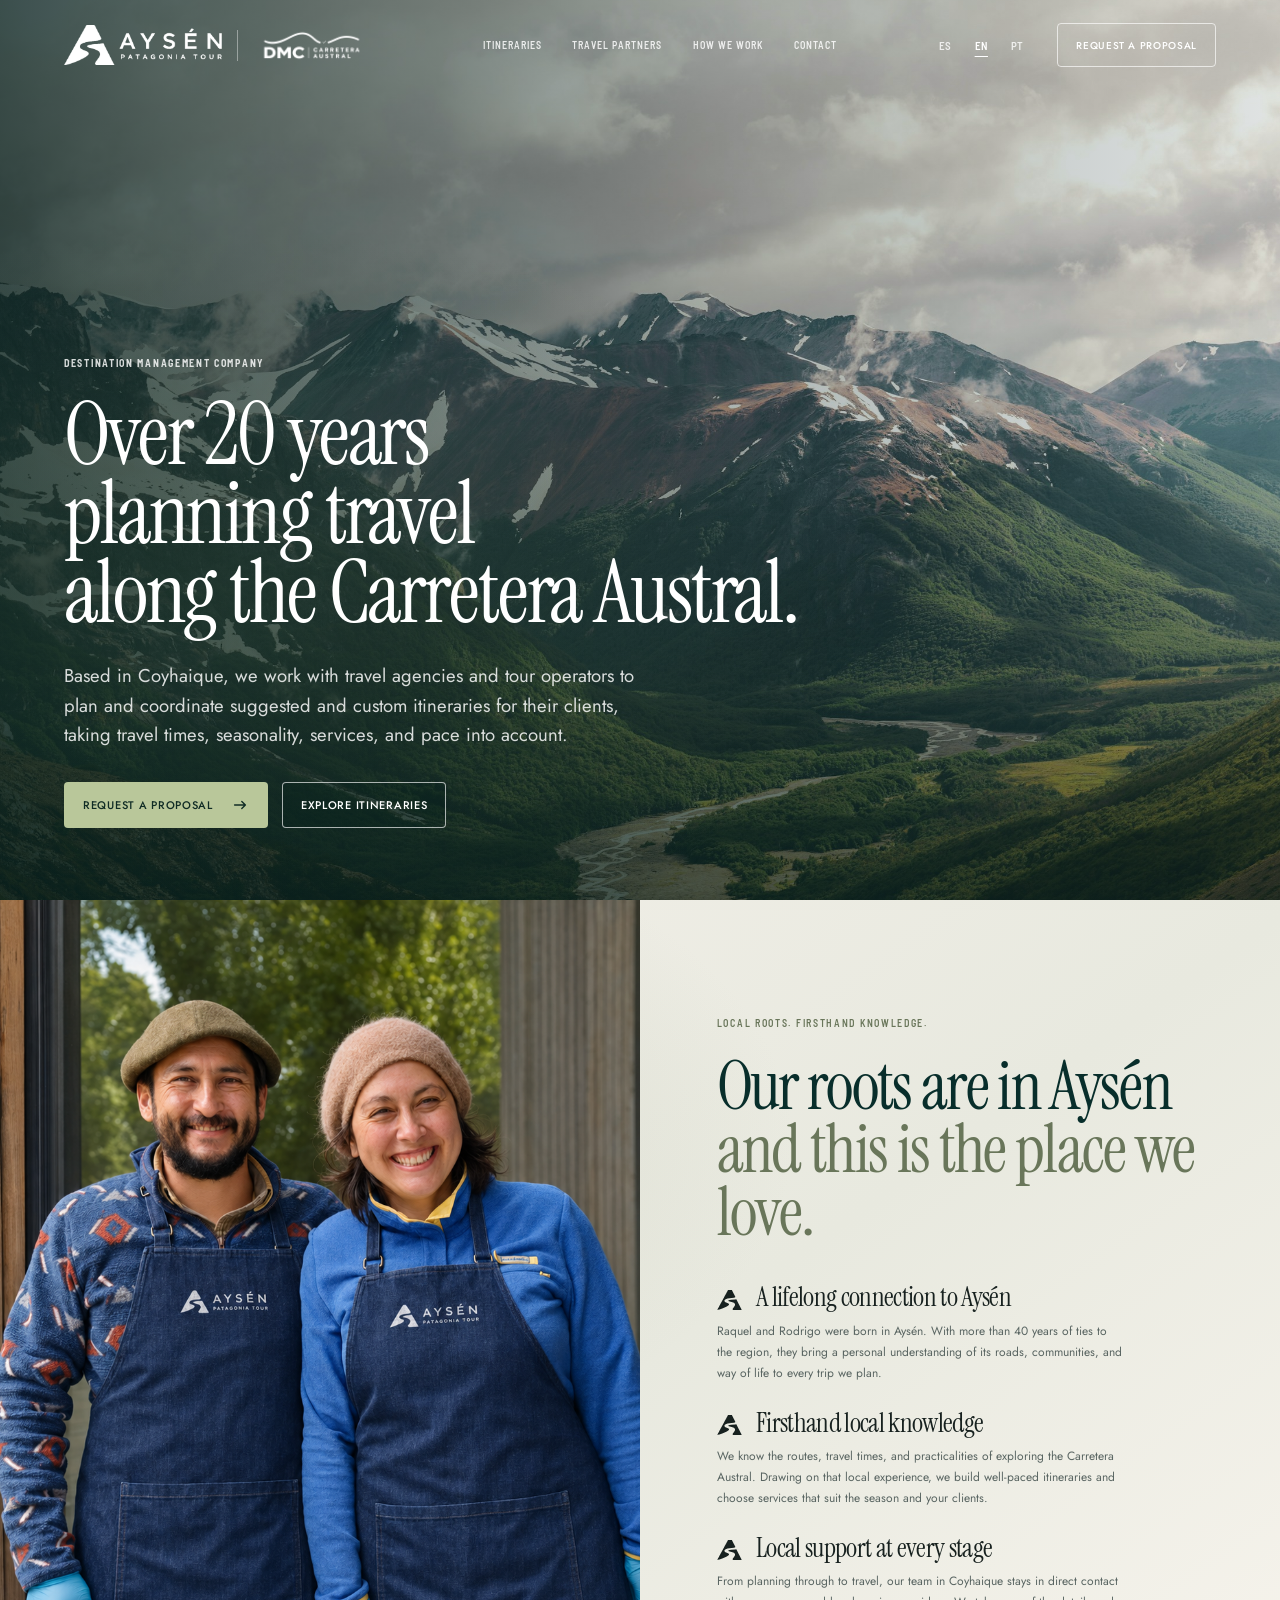
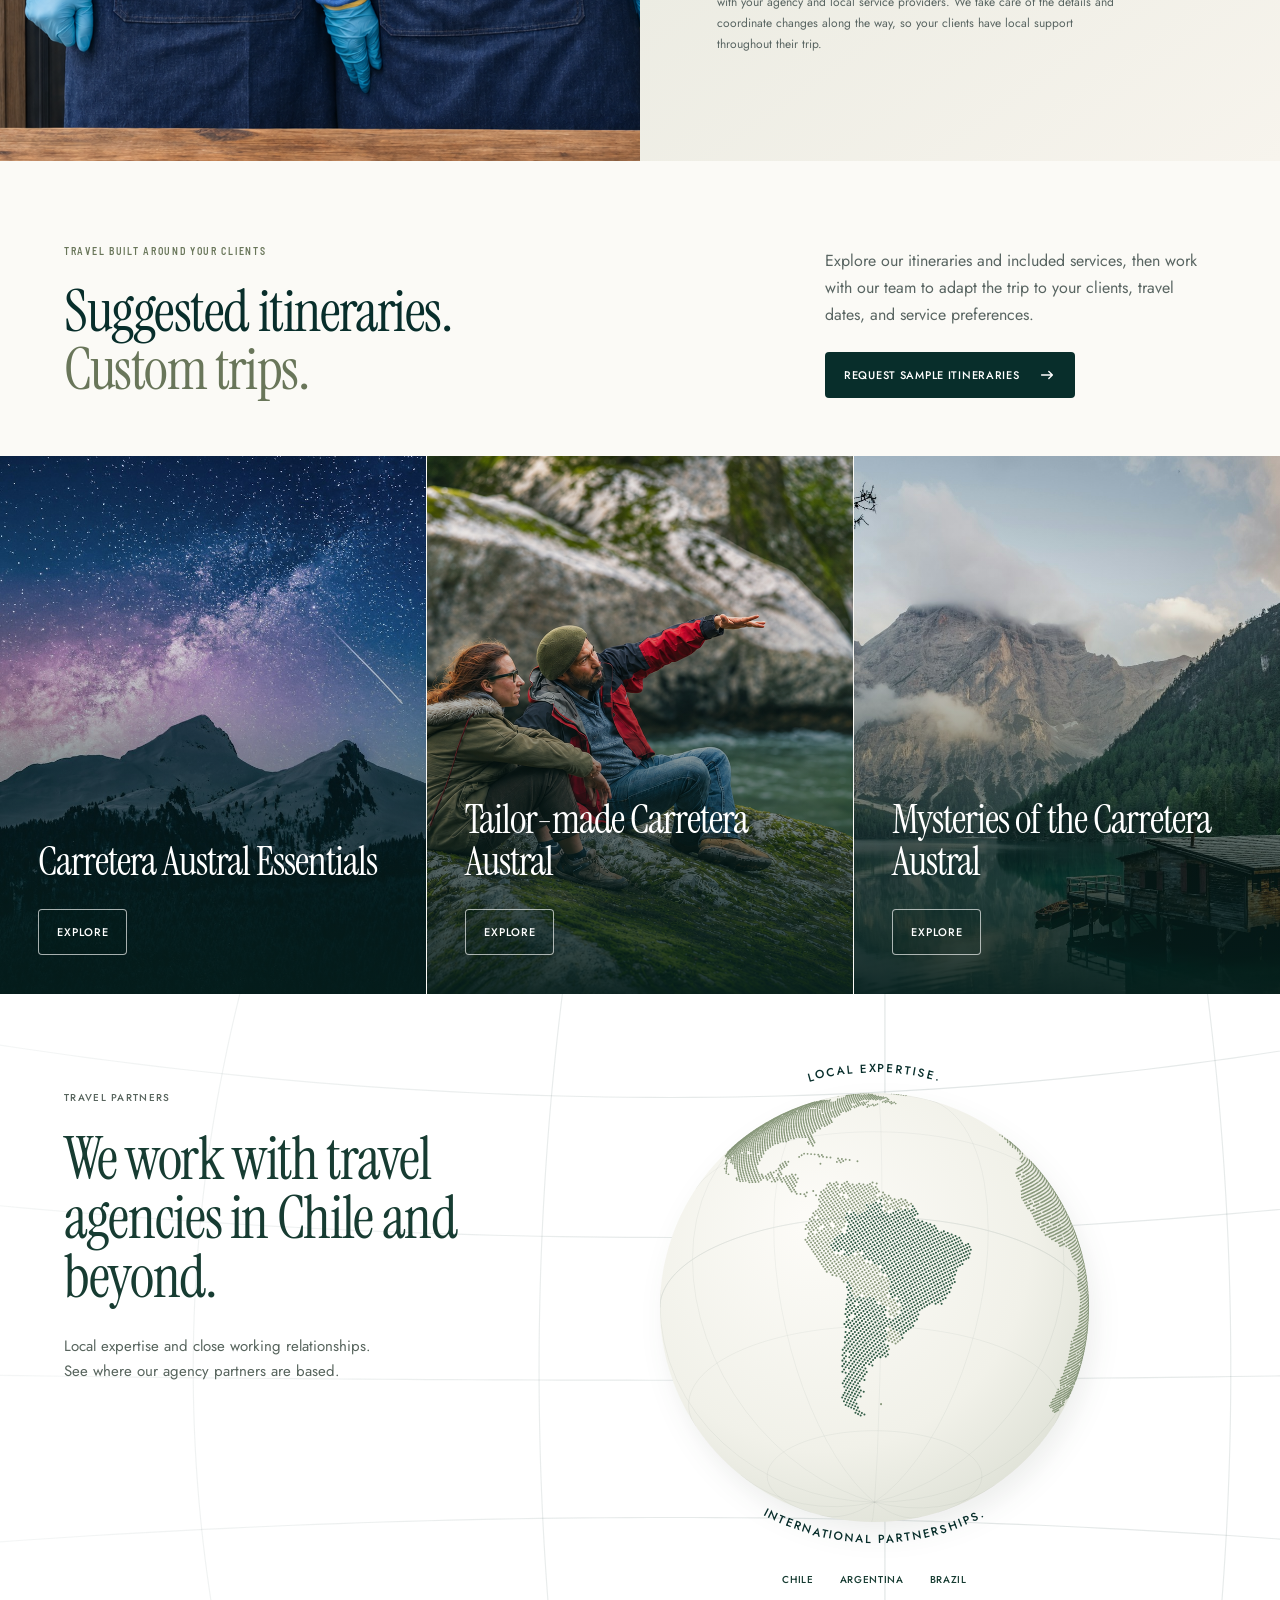
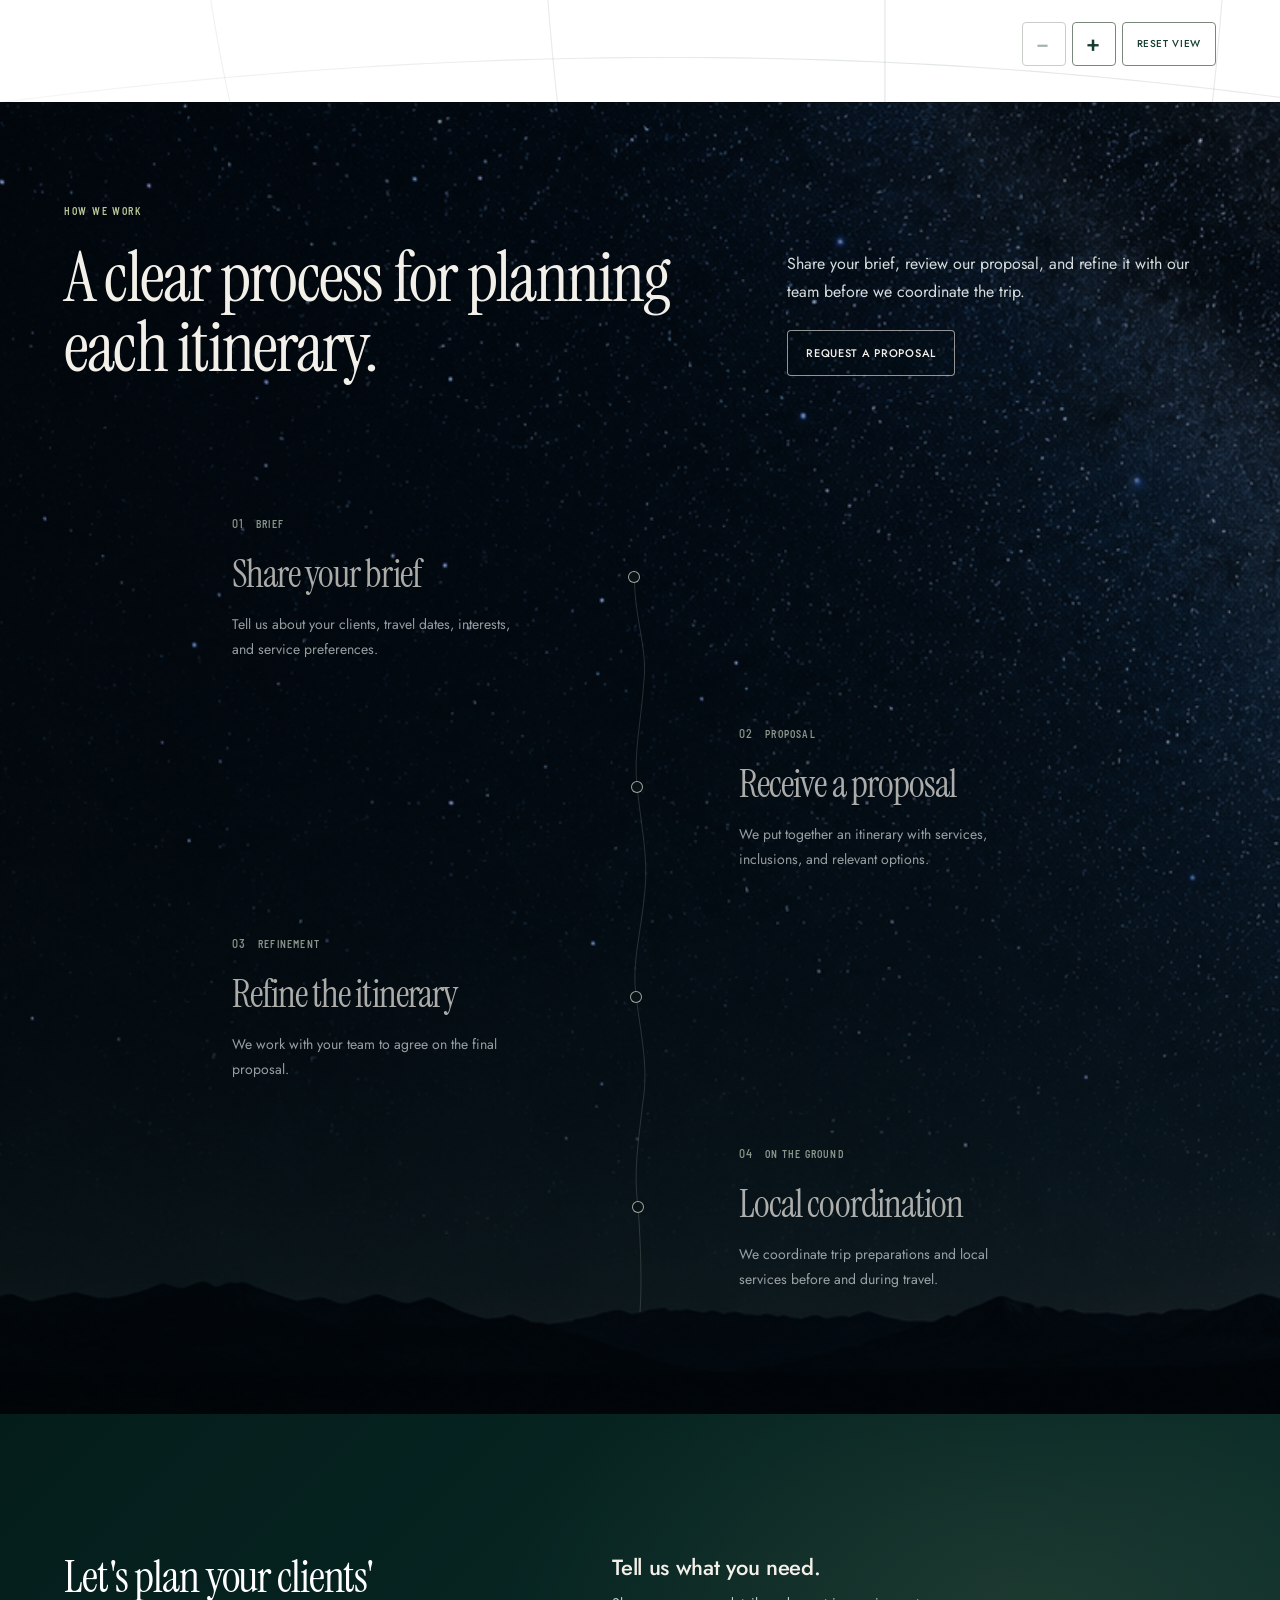
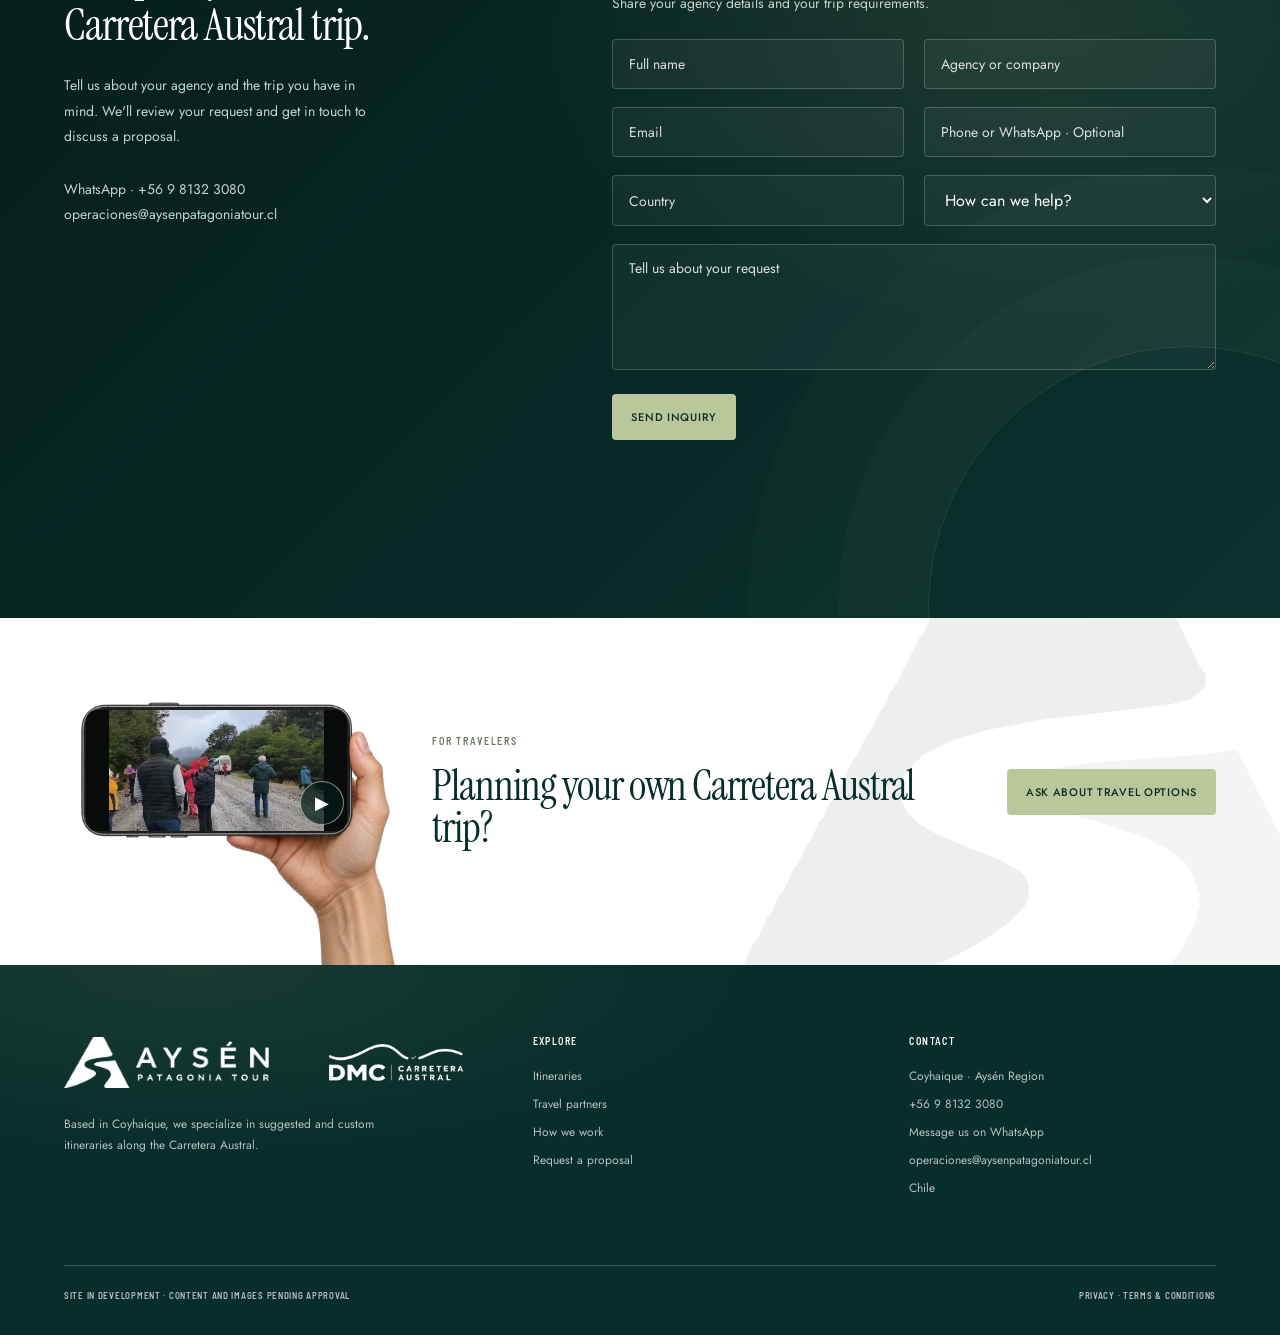
<file: en.html>
<!doctype html>
<html lang="en">
<head>
  <meta charset="utf-8">
  <meta name="viewport" content="width=device-width, initial-scale=1">
  <meta name="description" content="Suggested and custom itineraries along the Carretera Austral for travel agencies and tour operators. Local planning and coordination from Coyhaique.">
  <title>Aysén Patagonia Tour | Your Local Carretera Austral Partner</title>
  <link rel="alternate" hreflang="es" href="index.html">
  <link rel="alternate" hreflang="en" href="en.html">
  <link rel="alternate" hreflang="pt-BR" href="pt.html">
  <link rel="alternate" hreflang="x-default" href="index.html">
  <link rel="preconnect" href="https://fonts.googleapis.com">
  <link rel="preconnect" href="https://fonts.gstatic.com" crossorigin>
  <link href="https://fonts.googleapis.com/css2?family=Barlow+Semi+Condensed:wght@500;600;700&family=Instrument+Serif:ital@0;1&family=Jost:wght@400;500;600&display=swap" rel="stylesheet">
  <style>
    :root {
      --forest: #082e2b;
      --forest-deep: #041d1b;
      --moss: #8a9b62;
      --olive: #69765a;
      --sage: #b8c0aa;
      --sage-light: #e8e9df;
      --mist: #d5d9ce;
      --bone: #f3f0e9;
      --paper: #fbfaf6;
      --charcoal: #17211f;
      --white: #ffffff;
      --line: rgba(8, 46, 43, .16);
      --line-light: rgba(255, 255, 255, .22);
      --muted: #65706d;
      --focus: #c9d99d;
      --shadow: 0 24px 70px rgba(4, 29, 27, .17);
      --display: "Instrument Serif", Georgia, serif;
      --body: "Jost", Arial, sans-serif;
      --utility: "Barlow Semi Condensed", Arial, sans-serif;
      --page: min(1240px, calc(100vw - 64px));
      --ease: cubic-bezier(.2, .7, .2, 1);
    }

    * { box-sizing: border-box; }
    html { scroll-behavior: smooth; overflow-x: clip; }
    section[id], footer[id] { scroll-margin-top: 90px; }
    #quote-form { scroll-margin-top: 128px; }
    body {
      margin: 0;
      color: var(--charcoal);
      background: var(--paper);
      font-family: var(--body);
      overflow-x: clip;
      -webkit-font-smoothing: antialiased;
    }
    body.menu-open { overflow: hidden; }
    a { color: inherit; text-decoration: none; }
    button, input, textarea, select { font: inherit; }
    h1, h2, h3, h4, h5, h6 { font-style: normal; }
    :is(h1, h2, h3, h4, h5, h6) :is(em, i) { font-style: inherit; }
    img { display: block; width: 100%; }
    .svg-sprite { position: absolute; width: 0; height: 0; overflow: hidden; }
    ::selection { background: var(--moss); color: var(--forest-deep); }
    :focus-visible { outline: 3px solid var(--focus); outline-offset: 4px; }

    .skip-link {
      position: fixed;
      z-index: 100;
      top: 12px;
      left: 12px;
      padding: 12px 16px;
      color: var(--forest-deep);
      background: var(--white);
      font-size: 12px;
      font-weight: 700;
      transform: translateY(-160%);
      transition: transform .2s var(--ease);
    }
    .skip-link:focus { transform: none; }

    .container { width: var(--page); margin-inline: auto; }
    .eyebrow {
      display: inline-flex;
      align-items: center;
      margin: 0 0 22px;
      font-size: 11px;
      font-weight: 700;
      letter-spacing: .19em;
      text-transform: uppercase;
    }
    .display {
      margin: 0;
      font-family: var(--display);
      font-weight: 500;
      letter-spacing: -.035em;
      line-height: .93;
    }
    .button {
      min-height: 46px;
      display: inline-flex;
      justify-content: center;
      align-items: center;
      padding: 0 18px;
      border: 1px solid transparent;
      border-radius: 999px;
      background: var(--moss);
      color: var(--forest-deep);
      font-size: 10px;
      font-weight: 700;
      letter-spacing: .085em;
      text-transform: uppercase;
      transition: transform .22s var(--ease), background-color .22s var(--ease), color .22s var(--ease), border-color .22s var(--ease), box-shadow .22s var(--ease);
      cursor: pointer;
    }
    .button:hover { transform: translateY(-1px); background: var(--white); box-shadow: 0 8px 20px rgba(4,29,27,.12); }
    .button:active { transform: translateY(0); box-shadow: none; }
    .button:focus-visible { outline-color: var(--focus); }
    .button[disabled], .button[aria-disabled="true"] { opacity: .52; cursor: not-allowed; transform: none; box-shadow: none; }
    .button[aria-busy="true"] { pointer-events: none; }
    .button[aria-busy="true"]::before { content: ""; width: 14px; height: 14px; border: 2px solid currentColor; border-right-color: transparent; border-radius: 50%; animation: button-spin .7s linear infinite; }
    @keyframes button-spin { to { transform: rotate(360deg); } }
    .button--primary { background: var(--moss); color: var(--forest-deep); }
    .button--primary:hover { background: var(--white); }
    .button--secondary { border-color: rgba(255,255,255,.52); background: rgba(4,29,27,.13); color: var(--white); }
    .button--secondary:hover { border-color: var(--white); background: var(--white); color: var(--forest-deep); }
    .button--dark { background: var(--forest); color: var(--white); }
    .button--dark:hover { border-color: var(--forest-deep); background: var(--forest-deep); color: var(--white); }
    .button--submit { min-width: 0; }

    .site-header {
      position: fixed;
      inset: 0 0 auto;
      z-index: 50;
      color: var(--white);
      background: transparent;
      transition: color .28s var(--ease);
    }
    .site-header.is-on-light { color: var(--forest-deep); }
    .nav {
      width: min(1400px, calc(100vw - 56px));
      min-height: 90px;
      display: grid;
      grid-template-columns: 328px 1fr auto;
      align-items: center;
      gap: 28px;
      margin-inline: auto;
    }
    .brand-lockup { display: inline-flex; align-items: center; gap: 15px; width: max-content; }
    .brand { display: inline-flex; align-items: center; width: max-content; }
    .brand__logo { width: 158px; height: 43px; object-fit: contain; object-position: left center; transition: filter .28s var(--ease); }
    .brand-lockup__divider { width: 1px; height: 31px; background: currentColor; opacity: .4; }
    .brand-lockup__dmc { width: 132px; height: 39px; object-fit: contain; object-position: left center; transition: filter .28s var(--ease); }
    .site-header.is-on-light .brand__logo, .site-header.is-on-light .brand-lockup__dmc { filter: brightness(0) saturate(100%) invert(10%) sepia(16%) saturate(1190%) hue-rotate(124deg) brightness(88%); }
    body.menu-open .site-header { color: var(--white); }
    body.menu-open .site-header .brand__logo, body.menu-open .site-header .brand-lockup__dmc { filter: none; }
    .nav__links { display: flex; justify-content: center; gap: clamp(18px, 2.4vw, 38px); }
    .nav__links a { position: relative; padding: 12px 0; font-size: 10px; font-weight: 700; letter-spacing: .1em; text-transform: uppercase; opacity: .84; }
    .nav__links a::after { content: ""; position: absolute; inset: auto 0 7px; height: 1px; background: currentColor; transform: scaleX(0); transform-origin: right; transition: transform .24s var(--ease); }
    .nav__links a:hover, .nav__links a:focus-visible { opacity: 1; }
    .nav__links a:hover::after, .nav__links a:focus-visible::after { transform: scaleX(1); transform-origin: left; }
    .nav__actions { display: flex; align-items: center; gap: 22px; }
    .language { font-size: 10px; letter-spacing: .12em; opacity: .7; }
    .language strong { color: currentColor; opacity: 1; }
    .nav__cta { min-height: 44px; display: inline-flex; align-items: center; padding: 0 18px; border: 1px solid rgba(255,255,255,.42); border-radius: 999px; font-size: 10px; font-weight: 700; letter-spacing: .075em; text-transform: uppercase; transition: color .22s var(--ease), background-color .22s var(--ease), border-color .22s var(--ease); }
    .nav__cta:hover, .nav__cta:focus-visible { border-color: var(--white); color: var(--forest-deep); background: var(--white); }
    .nav__cta:active { background: var(--bone); }
    .site-header.is-on-light .nav__cta { border-color: rgba(4,29,27,.35); }
    .site-header.is-on-light .nav__cta:hover, .site-header.is-on-light .nav__cta:focus-visible { border-color: var(--forest-deep); color: var(--white); background: var(--forest-deep); }
    .menu-toggle { min-width: 48px; min-height: 48px; display: none; border: 0; color: inherit; background: transparent; font-size: 11px; letter-spacing: .075em; text-transform: uppercase; }

    .hero {
      min-height: 100svh;
      position: relative;
      display: flex;
      align-items: flex-end;
      overflow: hidden;
      color: var(--white);
      background: var(--forest-deep);
    }
    .hero__media, .hero__shade { position: absolute; inset: 0; }
    .hero__media {
      background-image: url("assets/hero-carretera-austral-ruta.jpg");
      background-position: center;
      background-size: cover;
      transform: scale(1.04);
      transition: opacity 1.1s var(--ease), transform 8s linear;
    }
    .hero__shade {
      background:
        radial-gradient(ellipse at 18% 66%, rgba(80,103,76,.24), transparent 44%),
        linear-gradient(90deg, rgba(4,29,27,.78) 0%, rgba(4,29,27,.32) 56%, rgba(4,29,27,.12) 100%),
        linear-gradient(0deg, rgba(4,29,27,.58) 0%, transparent 52%);
    }
    .hero__content {
      position: relative;
      z-index: 2;
      width: var(--page);
      display: grid;
      grid-template-columns: minmax(0, 900px);
      gap: 50px;
      align-items: end;
      margin: 0 auto;
      padding: 190px 0 72px;
    }
    .hero h1 { max-width: 900px; font-size: clamp(66px, 8vw, 118px); }
    .hero h1 em { display: block; color: var(--bone); font-weight: 500; }
    .hero__lead { max-width: 590px; margin: 28px 0 32px; font-size: clamp(16px, 1.45vw, 20px); line-height: 1.6; color: rgba(255,255,255,.83); }
    .hero__buttons { display: flex; flex-wrap: wrap; align-items: center; gap: 10px; }
    .intro {
      padding: 138px 0 132px;
      background:
        radial-gradient(ellipse at 18% 28%, rgba(184,192,170,.42), transparent 38%),
        linear-gradient(145deg, var(--bone) 0%, var(--sage-light) 52%, #f7f4ed 100%);
    }
    .intro__grid { display: grid; grid-template-columns: .78fr 1.65fr; gap: clamp(56px, 9vw, 130px); align-items: center; }
    .intro__aside { display: grid; place-items: center; }
    .text-link { display: inline-flex; gap: 12px; align-items: center; min-height: 44px; padding-bottom: 4px; border-bottom: 1px solid currentColor; color: var(--forest); font-size: 11px; font-weight: 700; letter-spacing: .075em; text-transform: uppercase; transition: color .2s var(--ease), border-color .2s var(--ease); }
    .text-link svg { width: 15px; height: 15px; transition: transform .2s var(--ease); }
    .text-link:hover { color: var(--moss); }
    .text-link:hover svg { transform: translateX(3px); }
    .intro h2 { max-width: 800px; font-size: clamp(54px, 6.2vw, 88px); color: var(--forest); }
    .intro h2 em { color: var(--olive); }
    .founders-photo { position: relative; width: min(100%, 330px); aspect-ratio: 1; border-radius: 50%; }
    .founders-photo::before { content: ""; position: absolute; inset: -14px; border: 1px solid rgba(138,155,98,.55); border-radius: 50%; }
    .founders-photo__media {
      position: relative;
      width: 100%;
      height: 100%;
      display: grid;
      place-items: center;
      padding: 50px;
      overflow: hidden;
      border-radius: 50%;
      color: var(--forest);
      background: radial-gradient(circle at 35% 30%, rgba(255,255,255,.75), rgba(138,155,98,.26) 46%, rgba(8,46,43,.12));
    }
    .founders-photo__media img { position: absolute; inset: 0; width: 100%; height: 100%; object-fit: cover; }
    .founders-photo__media:has(img) span { display: none; }
    .founders-photo__media span { max-width: 150px; text-align: center; font-size: 10px; font-weight: 700; letter-spacing: .13em; line-height: 1.6; text-transform: uppercase; }
    .value-points { display: grid; grid-template-columns: repeat(3, 1fr); gap: 0; margin-top: 70px; border-top: 1px solid var(--line); }
    .value-point { min-height: 210px; padding: 30px 30px 0 0; }
    .value-point + .value-point { padding-left: 30px; border-left: 1px solid var(--line); }
    .step-meta { display: flex; align-items: baseline; gap: 11px; color: var(--moss); }
    .step-number { font-family: var(--display); font-size: 19px; font-weight: 600; line-height: 1; }
    .step-descriptor { font-size: 9px; font-weight: 700; letter-spacing: .13em; text-transform: uppercase; }
    .value-point h3 { margin: 26px 0 11px; font-family: var(--display); font-size: 29px; font-weight: 600; line-height: 1.08; }
    .value-point p { max-width: 31ch; margin: 0; color: #596562; font-size: 12px; line-height: 1.75; }

    .programs {
      padding: 126px 0;
      color: var(--white);
      background:
        radial-gradient(ellipse at 2% 18%, rgba(184,192,170,.2), transparent 34%),
        radial-gradient(ellipse at 86% 90%, rgba(105,118,90,.23), transparent 38%),
        linear-gradient(125deg, #394a46 0%, #283a36 44%, #162b28 100%);
    }
    .programs__layout { display: grid; grid-template-columns: minmax(270px,.72fr) minmax(0,1.78fr); gap: clamp(44px,5vw,76px); align-items: center; }
    .section-head { max-width: 390px; margin: 0; align-self: center; }
    .section-head h2 { font-size: clamp(52px,5.2vw,76px); color: var(--white); }
    .section-head__copy { max-width: 390px; margin-top: 30px; }
    .section-head__copy p { margin: 0 0 24px; color: rgba(255,255,255,.72); font-size: 14px; line-height: 1.75; }
    .programs .text-link { color: var(--white); }
    .programs .text-link:hover { color: var(--focus); }
    .program-grid { display: grid; grid-template-columns: repeat(3,minmax(0,1fr)); gap: 18px; }
    .program-card { min-height: 548px; aspect-ratio: 3 / 5; position: relative; display: flex; align-items: flex-end; overflow: hidden; color: var(--white); }
    .program-card__image, .program-card__overlay { position: absolute; inset: 0; }
    .program-card__image { background-position: center; background-size: cover; transition: transform .7s var(--ease); }
    .program-card:nth-child(1) .program-card__image { background-image: url("assets/programa-esencial.jpg"); }
    .program-card:nth-child(2) .program-card__image { background-image: url("assets/experiencias-rio-simpson-v2.png"); background-position: 36% center; }
    .program-card:nth-child(3) .program-card__image { background-image: url("assets/programa-casa-lago.jpg"); background-position: 48% center; }
    .program-card__overlay { background: linear-gradient(0deg, rgba(4,29,27,.9) 0%, rgba(4,29,27,.42) 42%, rgba(4,29,27,.02) 74%); }
    .program-card__content { position: relative; z-index: 2; width: 100%; padding: 26px 22px 24px; }
    .program-card h3 { max-width: 280px; margin: 0 0 22px; font-family: var(--display); font-size: clamp(27px,2.15vw,35px); font-weight: 500; line-height: 1; }
    .program-card__cta { min-height: 42px; display: inline-flex; align-items: center; justify-content: center; padding: 0 16px; border: 1px solid rgba(255,255,255,.7); color: var(--white); background: rgba(4,29,27,.18); font-size: 9px; font-weight: 700; letter-spacing: .14em; text-transform: uppercase; }
    .program-card__cta[disabled] { cursor: default; opacity: .9; }
    .program-card:hover .program-card__image { transform: scale(1.04); }

    .credentials {
      position: relative;
      overflow: hidden;
      padding: 136px 0 128px;
      color: var(--white);
      background:
        radial-gradient(ellipse at 78% 18%, rgba(138,155,98,.22), transparent 36%),
        radial-gradient(ellipse at 12% 88%, rgba(71,104,91,.3), transparent 42%),
        linear-gradient(135deg, #0a3531 0%, var(--forest-deep) 68%, #102c27 100%);
    }
    .credentials__head { position: relative; max-width: 900px; }
    .credentials h2 { max-width: 900px; font-size: clamp(58px,7vw,94px); }
    .partner-network { position: relative; margin-top: 62px; }
    .partner-network__head { display: flex; justify-content: space-between; gap: 50px; align-items: end; margin-bottom: 34px; }
    .partner-network__summary { max-width: 46ch; margin: 0; color: rgba(255,255,255,.7); font-size: 13px; line-height: 1.7; }
    .partner-network__body { display: grid; grid-template-columns: minmax(0,1.55fr) minmax(280px,.45fr); gap: 24px; align-items: stretch; }
    .partner-network__map { min-height: 430px; display: grid; place-items: center; padding: 32px; border: 1px solid rgba(255,255,255,.16); background: linear-gradient(145deg, rgba(255,255,255,.07), rgba(138,155,98,.035)); }
    .partner-network__map svg { width: 100%; height: auto; max-height: 340px; }
    .map-land { fill: rgba(243,240,233,.075); stroke: rgba(243,240,233,.38); stroke-width: 1.3; vector-effect: non-scaling-stroke; }
    .map-marker { fill: var(--moss); stroke: var(--bone); stroke-width: 1.5; vector-effect: non-scaling-stroke; opacity: .72; transition: opacity .2s var(--ease), r .2s var(--ease); }
    .map-marker.is-active { opacity: 1; r: 7; }
    .map-marker[role="button"] { cursor: pointer; }
    .map-marker:focus { outline: none; stroke: var(--white); stroke-width: 3; opacity: 1; }
    .partner-network__panel { min-height: 430px; display: flex; flex-direction: column; padding: 28px; border: 1px solid rgba(255,255,255,.16); background: rgba(255,255,255,.055); }
    .partner-network__list { display: grid; align-content: start; border-top: 1px solid var(--line-light); }
    .network-country { width: 100%; min-height: 58px; display: flex; justify-content: space-between; align-items: center; gap: 18px; padding: 14px 0; border: 0; border-bottom: 1px solid var(--line-light); color: var(--white); background: transparent; text-align: left; cursor: pointer; }
    .network-country span { color: var(--moss); font-size: 10px; letter-spacing: .11em; text-transform: uppercase; }
    .network-country strong { font-family: var(--display); font-size: 22px; font-weight: 600; }
    .network-country:hover, .network-country.is-active { color: var(--focus); }
    .network-agencies { padding-top: 24px; }
    .network-agencies h4 { margin: 0 0 16px; font-family: var(--display); font-size: 27px; font-weight: 600; }
    .network-agencies a, .network-agencies span { display: block; padding: 10px 0; color: rgba(255,255,255,.72); font-size: 12px; border-bottom: 1px solid rgba(255,255,255,.09); }
    .network-agency { display: grid !important; grid-template-columns: auto 1fr; align-items: center; gap: 12px; }
    .network-agency img { width: 34px; height: 34px; object-fit: contain; }
    .network-agency:not(:has(img)) { grid-template-columns: 1fr; }
    .network-agency small { grid-column: 1 / -1; line-height: 1.6; }
    .network-empty { margin: auto 0; }
    .network-empty__label { display: block; margin-bottom: 16px; color: var(--moss); font-size: 9px; font-weight: 700; letter-spacing: .14em; text-transform: uppercase; }
    .network-empty strong { display: block; font-family: var(--display); font-size: 30px; font-weight: 600; line-height: 1.05; }
    .network-empty p { margin: 16px 0 0; color: rgba(255,255,255,.66); font-size: 12px; line-height: 1.7; }
    .network-close { align-self: flex-end; min-height: 38px; padding: 0 12px; border: 1px solid var(--line-light); color: var(--white); background: transparent; font-size: 9px; font-weight: 700; letter-spacing: .12em; text-transform: uppercase; cursor: pointer; }

    .workflow { padding: 132px 0; background: radial-gradient(ellipse at 88% 20%, rgba(184,192,170,.34), transparent 36%), linear-gradient(135deg, var(--bone), var(--sage-light)); }
    .workflow__top { display: grid; grid-template-columns: 1.2fr .8fr; gap: 80px; align-items: end; }
    .workflow h2 { max-width: 760px; color: var(--forest); font-size: clamp(54px, 6.5vw, 88px); }
    .workflow__summary { max-width: 430px; }
    .workflow__summary p { margin: 0 0 24px; color: var(--muted); font-size: 14px; line-height: 1.8; }
    .quote { position: relative; overflow: hidden; padding: 140px 0; color: var(--white); background: radial-gradient(ellipse at 80% 25%, rgba(105,118,90,.22), transparent 36%), linear-gradient(135deg, var(--forest-deep), #0b322d); }
    .quote::after { content: ""; position: absolute; width: 520px; height: 520px; right: -170px; bottom: -250px; border: 1px solid rgba(138,155,98,.22); border-radius: 50%; box-shadow: 0 0 0 90px rgba(138,155,98,.04), 0 0 0 180px rgba(138,155,98,.025); }
    .quote__grid { position: relative; z-index: 2; display: grid; grid-template-columns: .83fr 1.17fr; gap: clamp(70px, 10vw, 150px); }
    .quote h2 { max-width: 570px; font-size: clamp(58px, 7vw, 96px); }
    .quote__intro > p { max-width: 430px; margin: 28px 0; color: rgba(255,255,255,.65); font-size: 14px; line-height: 1.8; }
    .quote-form { display: grid; grid-template-columns: 1fr 1fr; gap: 18px 20px; align-self: center; }
    .field { position: relative; padding: 0; border: 1px solid rgba(255,255,255,.2); border-radius: 10px; background: rgba(255,255,255,.045); }
    .field--wide { grid-column: 1 / -1; }
    .field label {
      position: absolute;
      top: 50%;
      left: 16px;
      max-width: calc(100% - 32px);
      color: rgba(255,255,255,.84);
      font-family: var(--body);
      font-size: 14px;
      font-weight: 400;
      line-height: 1.35;
      letter-spacing: 0;
      text-transform: none;
      transform: translateY(-50%);
      pointer-events: none;
      transition: top .18s var(--ease), transform .18s var(--ease), font-size .18s var(--ease);
    }
    .field input, .field select, .field textarea {
      width: 100%;
      border: 0;
      border-radius: 0;
      display: block;
      min-height: 48px;
      padding: 18px 16px 6px;
      font-size: 16px;
      line-height: 1.5;
      color: var(--white);
      background: transparent;
      outline: none;
      appearance: none;
    }
    .field:focus-within label,
    .field:has(input:not(:placeholder-shown)) label,
    .field:has(textarea:not(:placeholder-shown)) label { top: 5px; transform: none; font-size: 10px; }
    .field--wide label { top: 14px; transform: none; }
    .field textarea { min-height: 124px; padding-top: 25px; resize: vertical; }
    .field--select label { width: 1px; height: 1px; padding: 0; overflow: hidden; clip-path: inset(50%); white-space: nowrap; }
    .field select { padding: 12px 16px; appearance: auto; }
    .field:focus-within { border-color: var(--moss); background: rgba(255,255,255,.07); }
    .field input::placeholder, .field textarea::placeholder { color: rgba(255,255,255,.78); opacity: 1; }
    .field select option { color: var(--charcoal); }
    .quote-form .button { width: max-content; margin-top: 6px; }
    .form-status { grid-column: 1 / -1; min-height: 20px; margin: 0; color: rgba(255,255,255,.72); font-size: 12px; line-height: 1.5; }

    .b2c { padding: 48px 0; background: var(--moss); color: var(--forest-deep); }
    .b2c__inner { display: grid; grid-template-columns: auto 1fr auto; gap: 34px; align-items: center; }
    .b2c__tag { font-size: 9px; font-weight: 700; letter-spacing: .16em; text-transform: uppercase; }
    .b2c h2 { margin: 0; font-family: var(--display); font-size: clamp(32px, 4vw, 52px); font-weight: 600; line-height: 1; }
    .b2c .button { border-color: rgba(4,29,27,.32); background: transparent; }
    .b2c .button:hover { background: var(--forest); color: var(--white); }

    footer { padding: 70px 0 34px; color: rgba(255,255,255,.7); background: radial-gradient(ellipse at 15% 0%, rgba(138,155,98,.12), transparent 36%), var(--forest); }
    .footer__top { display: grid; grid-template-columns: 1.3fr 1fr 1fr; gap: 70px; padding-bottom: 58px; }
    .footer__brand { max-width: 360px; }
    .footer__brand .brand { color: var(--white); }
    .footer__marks { display: flex; align-items: center; gap: 22px; }
    .footer__marks .brand__logo { width: 205px; height: 55px; }
    .footer__marks-divider { width: 1px; height: 45px; background: rgba(255,255,255,.34); }
    .footer__dmc-logo { width: 176px; height: 55px; object-fit: contain; object-position: left center; }
    .footer__brand p { margin: 24px 0 0; font-size: 12px; line-height: 1.75; }
    .footer__col h3 { margin: 0 0 20px; color: var(--white); font-size: 10px; letter-spacing: .14em; text-transform: uppercase; }
    .footer__col a, .footer__col span { display: block; margin: 10px 0; font-size: 12px; }
    .footer__bottom { display: flex; justify-content: space-between; gap: 30px; padding-top: 24px; border-top: 1px solid var(--line-light); font-size: 9px; letter-spacing: .08em; text-transform: uppercase; }

    .reveal { opacity: 0; transform: translateY(24px); transition: opacity .7s var(--ease), transform .7s var(--ease); }
    .reveal.is-visible { opacity: 1; transform: none; }

    @media (max-width: 1050px) {
      :root { --page: min(100% - 40px, 920px); }
      .nav { width: calc(100% - 40px); grid-template-columns: 1fr auto; }
      .nav__links, .language { display: none; }
      .nav__actions { justify-content: flex-end; }
      .menu-toggle { display: block; }
      .nav__links.is-open { position: fixed; inset: 0; display: flex; flex-direction: column; align-items: center; justify-content: center; gap: 28px; background: var(--forest-deep); }
      .nav__links.is-open a { font-family: var(--display); font-size: 36px; font-weight: 500; }
      .nav__links.is-open + .nav__actions .menu-toggle { position: fixed; z-index: 2; top: 36px; right: 22px; }
      .nav__cta { display: none; }
      .hero__content { grid-template-columns: 1fr; }
      .intro__grid { grid-template-columns: 1fr; gap: 40px; }
      .intro__aside { order: 2; margin-top: 20px; }
      .programs__layout { grid-template-columns: 1fr; }
      .section-head { max-width: 690px; }
      .program-grid { grid-template-columns: repeat(3,minmax(0,1fr)); }
      .program-card { min-height: 500px; }
      .workflow__top, .quote__grid { grid-template-columns: 1fr; }
      .partner-network__body { grid-template-columns: 1fr; }
      .partner-network__panel { min-height: 260px; }
    }

    @media (max-width: 700px) {
      :root { --page: calc(100% - 32px); }
      .site-header { border: 0; }
      .nav { width: calc(100% - 32px); min-height: 76px; }
      .brand-lockup { gap: 10px; }
      .brand__logo { width: 112px; height: 34px; }
      .brand-lockup__divider { height: 25px; }
      .brand-lockup__dmc { width: 92px; height: 31px; }
      .hero__shade { background: linear-gradient(0deg, rgba(4,29,27,.78), rgba(4,29,27,.18) 75%); }
      .hero__content { min-height: 100svh; padding: 150px 0 50px; }
      .hero h1 { font-size: clamp(58px, 19vw, 86px); }
      .hero__lead { font-size: 15px; }
      .hero__buttons { align-items: stretch; flex-direction: column; }
      .hero__buttons .button { width: 100%; }
      .founders-photo { width: min(78vw, 320px); }
      .intro, .programs, .credentials, .workflow, .quote { padding-block: 90px; }
      .intro h2, .section-head h2, .credentials h2, .workflow h2 { line-height: .98; }
      .value-points { grid-template-columns: 1fr; margin-top: 50px; }
      .value-point, .value-point + .value-point { padding: 24px 0; border-left: 0; border-bottom: 1px solid var(--line); }
      .section-head__copy { justify-self: start; }
      .program-grid { grid-template-columns: 1fr; }
      .program-card { min-height: 520px; aspect-ratio: 4 / 5; }
      .partner-network__head { display: block; }
      .partner-network__summary { margin-top: 18px; }
      .partner-network__map { min-height: 260px; padding: 16px; }
      .partner-network__panel { min-height: 250px; padding: 22px; }
      .quote-form { grid-template-columns: 1fr; }
      .field--wide { grid-column: auto; }
      .b2c__inner { grid-template-columns: 1fr; gap: 18px; }
      .b2c .button { width: max-content; }
      .footer__top { grid-template-columns: 1fr; gap: 38px; }
      .footer__marks { gap: 16px; }
      .footer__marks .brand__logo { width: 158px; height: 46px; }
      .footer__marks-divider { height: 36px; }
      .footer__dmc-logo { width: 136px; height: 46px; }
      .footer__bottom { flex-direction: column; }
    }

    @media (prefers-reduced-motion: reduce) {
      html { scroll-behavior: auto; }
      *, *::before, *::after { transition-duration: .01ms !important; animation-duration: .01ms !important; }
      .reveal { opacity: 1; transform: none; }
      .button[aria-busy="true"]::before { animation: none; }
    }
    /* Review corrections: fixed grid sizing and country-based map. */
    .programs__layout { grid-template-columns: minmax(0,.85fr) minmax(0,1.85fr); gap: 48px; }
    .section-head { min-width: 0; }
    .section-head h2 { font-size: clamp(38px,3.45vw,54px); line-height: 1.05; }
    .program-grid { min-width: 0; gap: 22px; }
    .program-card { width: 100%; min-width: 0; min-height: 0; height: clamp(440px,38vw,560px); aspect-ratio: auto; }
    .program-card__content { padding: 24px 18px; }
    .program-card h3 { font-size: clamp(24px,1.95vw,30px); overflow-wrap: break-word; }
    .credentials { padding-block: 88px; }
    .credentials h2 { max-width: 780px; font-size: clamp(38px,4vw,58px); line-height: 1.05; }
    .partner-network { margin-top: 36px; }
    .partner-network__head:has([hidden]) { display: none; }
    .partner-network__body { grid-template-columns: minmax(0,1fr) 260px; }
    .partner-network__map { min-height: 380px; padding: 16px; }
    .partner-network__map svg { max-height: none; }
    .partner-network__panel { min-height: 0; justify-content: flex-start; padding: 22px; }
    .partner-network__list:empty { display: none; }
    .network-empty strong { font-family: var(--body); font-size: 15px; line-height: 1.5; font-weight: 500; }
    .network-empty p { display: none; }
    .map-land { stroke-width: .65; }
    .map-land.is-available { fill: var(--moss); cursor: pointer; }
    .map-land.is-active, .map-land.is-available:hover, .map-land.is-available:focus { fill: var(--focus); stroke: white; stroke-width: 1.5; outline: none; }
    @media (max-width: 1100px) {
      .programs__layout { grid-template-columns: 1fr; }
      .section-head { max-width: 690px; }
      .partner-network__body { grid-template-columns: 1fr; }
      .partner-network__panel { padding: 16px 22px; }
    }
    @media (max-width: 700px) {
      .program-card { height: 480px; }
      .program-card h3 { font-size: 30px; }
      .partner-network__map { min-height: 210px; padding: 8px; }
      .credentials { padding-block: 72px; }
    }
    .programs { background: #fff; color: var(--forest); }
    .programs .section-head h2, .programs .eyebrow, .programs .text-link { color: var(--forest); }
    .programs .section-head__copy p { color: #596562; }
    .programs .text-link:hover { color: #53653c; }
    .credentials {
      background:
        radial-gradient(ellipse at 16% 72%, rgba(22,80,66,.46), transparent 55%),
        radial-gradient(ellipse at 85% 22%, rgba(113,104,58,.25), transparent 48%),
        radial-gradient(ellipse at 54% 100%, rgba(34,58,65,.35), transparent 54%),
        #030605;
    }
    .b2c {
      color: #fff;
      background:
        radial-gradient(ellipse at 12% 100%, rgba(151,160,98,.4), transparent 58%),
        radial-gradient(ellipse at 90% 0%, rgba(54,118,96,.55), transparent 62%),
        linear-gradient(115deg, #263d30, #102c27 65%, #1b4338);
    }
    .b2c h2 { color: #fff; transition: transform .4s var(--ease), text-shadow .4s var(--ease); }
    .b2c__tag { color: rgba(255,255,255,.8); }
    .b2c .button { color: #fff; border-color: rgba(255,255,255,.6); }
    .b2c .button:hover { background: #fff; color: var(--forest); }
    @media (hover: hover) and (prefers-reduced-motion: no-preference) {
      .b2c h2:hover, .b2c:focus-within h2 { transform: translateY(-4px); text-shadow: 0 5px 24px rgba(190,210,165,.3); }
    }
    @media (prefers-reduced-motion: reduce) { .b2c h2 { transition: none; } }

    /* Round 3 · editorial labels, directional header and open partner atlas */
    .eyebrow,
    .b2c__tag {
      display: inline-flex;
      width: fit-content;
      max-width: 100%;
      align-items: center;
      padding: 10px 17px;
      margin: 0 0 24px;
      color: var(--bone);
      background: var(--forest);
      font-size: 10px;
      font-weight: 700;
      line-height: 1.35;
      letter-spacing: .15em;
      text-transform: uppercase;
    }
    .credentials .eyebrow,
    .quote .eyebrow { color: var(--forest-deep); background: var(--focus); }

    .site-header {
      color: var(--white);
      background: rgba(4,29,27,.97);
      transform: translateY(0);
      transition: transform .28s var(--ease), background-color .25s var(--ease), color .25s var(--ease);
      will-change: transform;
    }
    .site-header.is-hidden { transform: translateY(-105%); }
    .site-header.is-over-photo { background: transparent; }
    body.menu-open .site-header,
    body.menu-open .site-header.is-hidden { transform: none; background: var(--forest-deep); will-change: auto; }
    .site-header.is-on-light { color: var(--white); }
    .site-header.is-on-light .brand__logo,
    .site-header.is-on-light .brand-lockup__dmc { filter: none; }
    .site-header.is-on-light .nav__cta { border-color: rgba(255,255,255,.46); }
    .site-header.is-on-light .nav__cta:hover,
    .site-header.is-on-light .nav__cta:focus-visible { border-color: var(--white); color: var(--forest-deep); background: var(--white); }

    .hero__content { padding-top: 148px; }
    .hero h1 { max-width: 1080px; font-size: clamp(58px, 6.6vw, 94px); line-height: .94; }
    .hero h1 span { display: block; }

    .intro { padding-block: 112px; }
    .intro__grid { grid-template-columns: minmax(330px,.9fr) minmax(0,1.38fr); gap: clamp(54px,7vw,104px); align-items: stretch; }
    .intro__aside { display: block; }
    .founders-photo { width: 100%; height: 100%; min-height: 670px; aspect-ratio: auto; border-radius: 0; }
    .founders-photo::before { display: none; }
    .founders-photo__media { padding: 0; border-radius: 0; background: var(--sage-light); }
    .founders-photo__media img { object-position: 54% center; }
    .intro h2 { max-width: 800px; font-size: clamp(48px,5.25vw,76px); line-height: .94; text-transform: uppercase; }
    .value-points { margin-top: 58px; }
    .value-point { min-height: 225px; }

    .programs .eyebrow { color: var(--bone); background: var(--forest); }
    .programs .section-head h2 { font-size: clamp(41px,3.8vw,58px); }

    .credentials { padding-block: 112px 92px; }
    .credentials__head { max-width: 980px; }
    .credentials h2 { max-width: 900px; font-size: clamp(48px,5.2vw,76px); }
    .partner-network { margin-top: 54px; }
    .partner-network__head { margin-bottom: 12px; }
    .partner-network__summary { max-width: 62ch; color: rgba(255,255,255,.6); }
    .partner-network__body { display: block; }
    .partner-network__map {
      min-height: 0;
      display: block;
      padding: 0;
      border: 0;
      background: transparent;
    }
    .partner-network__map svg { width: 100%; max-height: none; filter: drop-shadow(0 28px 56px rgba(0,0,0,.26)); }
    .map-land { fill: rgba(232,233,223,.035); stroke: rgba(232,233,223,.32); stroke-width: .62; transition: fill .18s var(--ease), stroke .18s var(--ease), filter .18s var(--ease); }
    .map-land.is-available { fill: rgba(138,155,98,.16); cursor: pointer; }
    .map-land.is-active,
    .map-land.is-available:hover,
    .map-land.is-available:focus { fill: #dfe8bd; stroke: #fff; stroke-width: 1.1; filter: drop-shadow(0 0 9px rgba(201,217,157,.8)); outline: none; }
    .partner-network__panel {
      min-height: 0;
      display: grid;
      grid-template-columns: minmax(260px,.6fr) minmax(0,1.4fr);
      gap: clamp(34px,6vw,90px);
      align-items: start;
      padding: 26px 0 0;
      border: 0;
      background: transparent;
    }
    .partner-network__list { display: flex; flex-wrap: wrap; gap: 8px 18px; border: 0; }
    .network-country {
      width: auto;
      min-height: 38px;
      justify-content: flex-start;
      gap: 8px;
      padding: 0;
      border: 0;
      color: rgba(255,255,255,.65);
    }
    .network-country strong { font-family: var(--body); font-size: 11px; font-weight: 700; letter-spacing: .1em; text-transform: uppercase; }
    .network-country span { font-size: 8px; }
    .network-country:hover,
    .network-country.is-active { color: var(--white); }
    .network-agencies { display: grid; gap: 20px; padding: 0; }
    .network-market { display: grid; grid-template-columns: minmax(130px,.42fr) minmax(230px,.75fr) minmax(220px,.83fr); gap: 28px; align-items: center; }
    .network-market__country { margin: 0; color: var(--focus); font-size: 10px; font-weight: 700; letter-spacing: .16em; text-transform: uppercase; }
    .network-market__agency { display: grid; gap: 7px; }
    .network-market__agency strong { font-family: var(--display); font-size: clamp(24px,2.6vw,34px); font-weight: 600; line-height: 1; }
    .network-market__agency small { color: rgba(255,255,255,.52); font-size: 10px; line-height: 1.55; }
    .network-market__logo { width: min(100%,260px); height: 62px; object-fit: contain; object-position: right center; justify-self: end; }
    .network-demo-note { margin: 20px 0 0; color: rgba(255,255,255,.42); font-size: 9px; letter-spacing: .1em; text-transform: uppercase; }

    .b2c { color: var(--forest-deep); background: #fff; }
    .b2c__tag { margin: 0; color: var(--bone); background: var(--forest); }
    .b2c h2 { color: var(--forest-deep); transition: none; text-shadow: none; }
    .b2c .button { color: var(--forest-deep); border-color: rgba(4,29,27,.38); background: transparent; }
    .b2c .button:hover { color: var(--white); background: var(--forest); }

    @media (max-width: 1050px) {
      .intro__grid { grid-template-columns: minmax(280px,.78fr) minmax(0,1.22fr); gap: 42px; }
      .intro__aside { order: initial; margin: 0; }
      .founders-photo { min-height: 610px; }
      .value-points { grid-template-columns: 1fr; margin-top: 38px; }
      .value-point,
      .value-point + .value-point { min-height: 0; padding: 22px 0; border-left: 0; border-bottom: 1px solid var(--line); }
      .network-market { grid-template-columns: 120px 1fr 210px; }
    }
    @media (max-width: 700px) {
      .eyebrow,
      .b2c__tag { white-space: normal; padding: 9px 13px; font-size: 9px; line-height: 1.45; }
      .hero__content { padding-top: 128px; }
      .hero h1 { font-size: clamp(48px,14vw,68px); line-height: .94; }
      .hero__lead { margin-top: 24px; }
      .intro__grid { grid-template-columns: 1fr; gap: 36px; }
      .intro__aside { order: initial; }
      .founders-photo { min-height: 0; aspect-ratio: 4 / 5; }
      .intro h2 { font-size: clamp(42px,12.5vw,58px); }
      .programs .section-head h2 { font-size: 42px; }
      .partner-network { margin-top: 38px; }
      .partner-network__map { margin-inline: -10px; }
      .partner-network__panel { grid-template-columns: 1fr; gap: 18px; padding-top: 22px; }
      .partner-network__list { gap: 4px 16px; }
      .network-market { grid-template-columns: 1fr; gap: 10px; }
      .network-market__logo { width: min(76%,230px); height: 54px; justify-self: start; object-position: left center; }
      .b2c__inner { gap: 22px; }
      .nav__links.is-open { height: 100svh; min-height: 100svh; z-index: 1; }
    }

    /* Round 4 · quieter labels, territorial color and a route-led process */
    .eyebrow,
    .b2c__tag,
    .credentials .eyebrow,
    .quote .eyebrow,
    .programs .eyebrow {
      display: block;
      width: auto;
      padding: 0;
      margin: 0 0 24px;
      color: var(--olive);
      background: transparent;
      font-size: 10px;
      line-height: 1.5;
      letter-spacing: .17em;
    }
    .credentials .eyebrow,
    .quote .eyebrow { color: var(--focus); }

    .hero__descriptor {
      max-width: 620px;
      margin: 0 0 25px;
      color: rgba(255,255,255,.82);
      font-size: 10px;
      font-weight: 700;
      line-height: 1.5;
      letter-spacing: .17em;
      text-transform: uppercase;
    }

    .intro { padding: 0; }
    .intro__grid {
      width: 100%;
      max-width: none;
      grid-template-columns: minmax(0,1fr) minmax(0,1fr);
      gap: 0;
      align-items: stretch;
    }
    .intro__aside { min-width: 0; }
    .intro__grid > .reveal:last-child {
      padding: 116px max(32px, calc((100vw - 1240px) / 2)) 106px clamp(54px,6vw,104px);
    }
    .founders-photo { min-height: 790px; }
    .founders-photo__media img { object-position: 52% center; transition: transform 1.1s var(--ease), filter .7s var(--ease); }
    .intro:hover .founders-photo__media img { transform: scale(1.025); filter: saturate(1.04); }
    .intro h2 { text-transform: none; }
    .title-tone { display: block; transition: color .35s var(--ease), transform .45s var(--ease); }
    .title-tone--deep { color: var(--forest); }
    .title-tone--light { color: var(--olive); font-style: normal; }
    .intro:hover .title-tone--light,
    .programs:hover .title-tone--light { transform: translateX(8px); }
    .value-point { transition: transform .35s var(--ease), color .35s var(--ease); }
    .value-point:hover { transform: translateY(-5px); }

    .programs {
      color: var(--forest);
      background:
        radial-gradient(ellipse at 12% 16%, rgba(188,210,202,.38), transparent 35%),
        radial-gradient(ellipse at 84% 78%, rgba(192,204,223,.30), transparent 38%),
        radial-gradient(ellipse at 58% 2%, rgba(212,222,205,.34), transparent 28%),
        var(--white);
    }
    .programs .section-head h2 { color: var(--forest); }
    .program-card { transition: transform .5s var(--ease), box-shadow .5s var(--ease); }
    .program-card:hover { transform: translateY(-8px); box-shadow: 0 24px 54px rgba(4,29,27,.18); }
    .program-card__cta { transition: background-color .25s var(--ease), color .25s var(--ease), border-color .25s var(--ease); }
    .program-card:hover .program-card__cta { border-color: var(--white); background: var(--white); color: var(--forest-deep); }

    .credentials__head { max-width: 1050px; }
    .credentials h2 { max-width: 1030px; }
    .partner-network__head { display: none; }
    .partner-network__body { display: block; }
    .partner-network__map { position: relative; }
    .partner-network__panel {
      display: block;
      min-height: 0;
      padding: 24px 0 0;
      border-top: 1px solid rgba(255,255,255,.18);
    }
    .partner-network__panel[hidden] { display: none; }
    .network-agencies { min-height: 90px; }
    .map-land.is-available { fill: rgba(138,155,98,.10); }
    .map-land.is-active,
    .map-land.is-available:hover,
    .map-land.is-available:focus { fill: var(--focus); }

    .b2c {
      color: var(--white);
      background:
        radial-gradient(ellipse at 14% 115%, rgba(223,232,189,.46), transparent 52%),
        radial-gradient(ellipse at 88% -20%, rgba(137,198,170,.44), transparent 56%),
        linear-gradient(112deg, #688a68 0%, #4f806d 52%, #36705f 100%);
    }
    .b2c__tag { margin: 0; color: rgba(255,255,255,.82); }
    .b2c h2 { color: var(--white); transition: transform .38s var(--ease), text-shadow .38s var(--ease); }
    .b2c .button { color: var(--white); border-color: rgba(255,255,255,.7); }
    .b2c .button:hover { color: var(--forest-deep); background: var(--white); }
    .b2c:hover h2 { transform: translateX(7px); text-shadow: 0 10px 28px rgba(4,29,27,.22); }

    @media (max-width: 1050px) {
      .intro__grid { grid-template-columns: minmax(300px,.86fr) minmax(0,1.14fr); gap: 0; }
      .intro__grid > .reveal:last-child { padding: 92px 36px 88px 44px; }
      .founders-photo { min-height: 720px; }
    }
    @media (max-width: 700px) {
      .eyebrow,
      .b2c__tag { padding: 0; }
      .hero__descriptor { margin-bottom: 20px; font-size: 9px; }
      .intro__grid { grid-template-columns: 1fr; }
      .intro__grid > .reveal:last-child { padding: 72px 16px 82px; }
      .founders-photo { aspect-ratio: 4 / 5; min-height: 0; }
      .intro:hover .title-tone--light,
      .programs:hover .title-tone--light { transform: translateX(4px); }
      .network-market { grid-template-columns: 1fr; }
      .b2c:hover h2 { transform: none; }
    }
    @media (prefers-reduced-motion: reduce) {
      .intro:hover .founders-photo__media img,
      .intro:hover .title-tone--light,
      .programs:hover .title-tone--light,
      .value-point:hover,
      .program-card:hover,
      .b2c:hover h2 { transform: none; }
    }
    /* Approved refinement: a quiet, borderless world atlas. */
    :root { --atlas-land: #b9c8bf; --atlas-active: #739680; --fresh-green: #b5cd91; }
    .hero__descriptor strong { font-weight: 700; }
    .hero__descriptor span { font-weight: 400; }
    .value-points { display: block; border: 0; margin-top: 38px; }
    .value-point, .value-point + .value-point { min-height: 0; padding: 0; border: 0; margin-top: 24px; }
    .value-point h3 { margin: 0 0 9px; font-size: 27px; }
    .value-point p { max-width: 58ch; }
    .value-mark { display: inline-block; width: 25px; height: 24px; margin-right: 10px; vertical-align: middle; fill: currentColor; }
    .value-points.has-mark-motion .value-mark { clip-path: inset(100% 0 0); transition: clip-path .85s var(--ease); }
    .value-points.has-mark-motion .value-point.is-mark-visible .value-mark { clip-path: inset(0); }
    @media (prefers-reduced-motion: reduce) {
      .value-points.has-mark-motion .value-mark { clip-path: none; transition: none; }
    }
    .credentials { color: var(--forest); background: radial-gradient(ellipse at 18% 70%, rgba(193,216,202,.32), transparent 55%), radial-gradient(ellipse at 85% 20%, rgba(208,221,227,.28), transparent 48%), var(--white); }
    .credentials__head { margin-inline: auto; text-align: center; }
    .credentials h2 { margin-inline: auto; }
    .credentials .eyebrow { color: var(--olive); }
    .partner-network { margin-top: 48px; }
    .partner-network__map svg { display: block; width: 100%; height: auto; filter: none; }
    .map-land, .map-land.is-available { fill: var(--atlas-land); stroke: var(--atlas-land); stroke-width: .35; filter: none; }
    .map-land.is-active, .map-land.is-available:hover, .map-land.is-available:focus { fill: var(--atlas-active); stroke: var(--atlas-active); stroke-width: .35; filter: none; }
    .partner-network__panel { position: fixed; z-index: 60; width: min(320px, calc(100vw - 32px)); padding: 22px; border: 1px solid var(--line); border-radius: 4px; color: var(--forest); background: var(--white); box-shadow: 0 14px 40px rgba(4,29,27,.14); pointer-events: none; }
    .network-agencies { gap: 18px; min-height: 0; }
    .network-market { grid-template-columns: 1fr; gap: 9px; }
    .network-market__country { color: var(--olive); }
    .network-market__agency strong { font-size: 28px; }
    .network-market__agency small, .network-demo-note { color: var(--muted); }
    .network-market__logo { display: none; }
    .network-demo-note { margin: 0; font-size: 9px; line-height: 1.5; }
    .b2c { color: var(--forest); background: var(--white); }
    .b2c__tag { color: var(--olive); }
    .b2c h2 { color: var(--forest); }
    .b2c:hover h2 { text-shadow: none; }
    .b2c .button { color: var(--forest-deep); background: var(--fresh-green); border-color: transparent; }
    .b2c .button:hover { color: var(--forest-deep); background: var(--focus); }
    @media (max-width: 700px) {
      .partner-network__map { margin-inline: 0; }
      .credentials { padding-block: 72px; }
      .credentials h2 { font-size: 40px; }
    }

    /* Approved typography system · Instrument Serif / Jost / Barlow Semi Condensed */
    h1, h2, h3, h4,
    .display,
    .value-point h3,
    .program-card h3,
    .network-agencies h4,
    .network-empty strong,
    .process h3,
    .b2c h2,
    .network-market__agency strong {
      font-family: var(--display);
      font-weight: 400;
      letter-spacing: -.025em;
    }
    .eyebrow,
    .button,
    .nav__links a,
    .language,
    .nav__cta,
    .menu-toggle,
    .text-link,
    .hero__descriptor,
    .founders-photo__media span,
    .step-number,
    .step-descriptor,
    .value-number,
    .program-card__cta,
    .network-country span,
    .network-country strong,
    .network-empty__label,
    .network-close,
    .network-market__country,
    .network-demo-note,
    .b2c__tag,
    .footer__col h3,
    .footer__bottom {
      font-family: var(--utility);
      font-weight: 600;
    }
    .hero h1 {
      max-width: 900px;
      font-size: clamp(60px, 6.7vw, 98px);
      line-height: .92;
    }
    .nav__links.is-open a { font-weight: 400; }
    @media (max-width: 700px) {
      .hero h1 { font-size: clamp(46px, 13vw, 64px); }
    }

    /* Approved controls and fluid, edge-to-edge composition. */
    :root {
      --gutter: clamp(24px, 5vw, 112px);
      --page: calc(100% - var(--gutter) * 2);
      --control-radius: 4px;
      --control-fill: #b9c79a;
    }
    .nav { width: var(--page); }
    .button, .nav__cta, .program-card__cta, .network-close, .menu-toggle {
      border-radius: var(--control-radius);
      font-family: var(--body);
      font-weight: 500;
      font-size: 11px;
      letter-spacing: .065em;
      text-transform: uppercase;
      box-shadow: none;
    }
    .button, .program-card__cta {
      min-height: 46px;
      padding: 0 18px;
      gap: 18px;
    }
    .button svg { width: 18px; height: 18px; flex: none; }
    .button:hover, .button:active { box-shadow: none; }
    .button--primary, .b2c .button { background: var(--control-fill); color: #102c25; }
    .button--primary:hover { background: var(--bone); }
    .hero__buttons { gap: 14px; }
    .button--secondary { background: rgba(4,29,27,.24); border-color: rgba(255,255,255,.65); }
    .button--secondary:hover { background: var(--white); }
    .nav__cta { min-height: 44px; padding: 0 18px; font-size: 10px; border-color: rgba(255,255,255,.65); }
    .program-card__cta { border-color: rgba(255,255,255,.65); }
    .program-card__cta[disabled] { opacity: .65; cursor: not-allowed; }
    .menu-toggle { padding: 0 12px; }

    .programs { padding: clamp(72px, 6.5vw, 112px) 0 0; background: var(--paper); }
    .programs__layout { width: 100%; display: block; }
    .programs .section-head {
      width: var(--page);
      max-width: none;
      margin: 0 auto clamp(48px, 4.5vw, 80px);
      display: grid;
      grid-template-columns: minmax(0, 1.4fr) minmax(0, .8fr);
      align-items: end;
      gap: clamp(40px, 6vw, 104px);
    }
    .programs .section-head h2 { max-width: 840px; font-size: clamp(48px, 4.5vw, 86px); line-height: 1; }
    .programs .section-head__copy { max-width: 470px; margin: 0; justify-self: end; }
    .programs .section-head__copy p { font-size: 16px; line-height: 1.7; margin-bottom: 24px; }
    .programs .section-head__copy .button { text-align: center; line-height: 1.5; }
    .program-grid { grid-template-columns: repeat(3, minmax(0, 1fr)); gap: 1px; background: var(--paper); }
    .program-card { height: clamp(500px, 42vw, 760px); min-height: 0; aspect-ratio: auto; }
    .program-card__content { padding: clamp(28px, 3vw, 56px); }
    .program-card h3 { max-width: 430px; font-size: clamp(34px, 3.15vw, 58px); line-height: 1.04; margin-bottom: 26px; }
    .program-card:hover { transform: none; box-shadow: none; }
    .program-card:hover .program-card__cta[disabled] { background: rgba(4,29,27,.18); color: var(--white); border-color: rgba(255,255,255,.65); }
    .programs:hover .title-tone--light { transform: none; }
    .partner-network__map { margin: 0; padding: 0; }
    .partner-network__map svg { overflow: visible; }

    @media (max-width: 1050px) {
      :root { --gutter: 32px; }
      .programs .section-head { grid-template-columns: 1fr; gap: 28px; }
      .programs .section-head__copy { justify-self: start; max-width: 620px; }
      .programs .section-head h2 { font-size: clamp(48px, 6vw, 64px); }
      .program-card__content { padding: 28px 22px; }
      .program-card h3 { font-size: 34px; }
    }
    @media (max-width: 700px) {
      :root { --gutter: 20px; }
      .programs { padding-top: 72px; padding-bottom: 0; }
      .programs .section-head { margin-bottom: 40px; }
      .programs .section-head h2 { font-size: clamp(40px, 10.5vw, 60px); }
      .programs .section-head__copy p { font-size: 15px; }
      .program-grid { grid-template-columns: 1fr; }
      .program-card { height: clamp(440px, 125vw, 600px); }
      .program-card__content { padding: 32px var(--gutter); }
      .program-card h3 { max-width: 360px; font-size: 42px; }
      .quote-form .button { max-width: 100%; }
    }
    @media (max-width: 360px) {
      .nav { gap: 12px; }
      .brand-lockup { gap: 8px; }
      .brand__logo { width: 96px; }
      .brand-lockup__dmc { width: 80px; }
      .menu-toggle { padding-inline: 8px; }
    }

    /* Night-sky process: quiet photographic depth, readable editorial hierarchy. */
    .workflow {
      position: relative;
      color: var(--bone);
      background-color: #071116;
      background-image: linear-gradient(90deg, rgba(3,12,17,.28), rgba(3,12,17,.30)), url("assets/cielo-nocturno-proceso.png");
      background-size: cover;
      background-position: center;
      padding-block: clamp(88px, 8vw, 144px);
    }
    .workflow h2 { color: var(--bone); font-size: clamp(52px, 5.5vw, 84px); line-height: .99; }
    /* Repeat the real foreground ridge over the route so its end disappears behind it. */
    .workflow::after { content: ""; position: absolute; z-index: 1; inset: 0; background: inherit; mask-image: url("assets/workflow-mountain-mask.svg"); mask-size: cover; mask-position: center; mask-repeat: no-repeat; pointer-events: none; }
    .workflow .eyebrow { color: #b9c79a; }
    .workflow__summary { padding-bottom: 6px; }
    .workflow__summary p { color: #d4dcdd; font-size: 16px; line-height: 1.75; }
    .workflow .button--dark { color: var(--bone); border-color: rgba(243,240,233,.6); background: rgba(3,12,17,.25); }
    .workflow .button--dark:hover { color: var(--forest-deep); background: var(--bone); border-color: var(--bone); }
    .workflow .process {
      position: relative;
      display: grid;
      grid-template-columns: minmax(0, 1fr) 96px minmax(0, 1fr);
      grid-template-rows: repeat(4, minmax(205px, 1fr));
      min-height: 840px;
      margin-top: clamp(72px, 7vw, 112px);
      border: 0;
    }
    .workflow .process__route {
      position: absolute;
      z-index: 0;
      top: 0;
      bottom: 0;
      left: 50%;
      display: block;
      width: 96px;
      height: 100%;
      overflow: visible;
      transform: translateX(-50%);
      pointer-events: none;
    }
    .workflow .process__route-path {
      fill: none;
      stroke-linecap: round;
      stroke-linejoin: round;
      vector-effect: non-scaling-stroke;
    }
    .workflow .process__route-path--base { stroke: rgba(212, 220, 205, .18); stroke-width: 1; }
    .workflow .process__route-path--progress { stroke: rgba(232, 235, 216, .78); stroke-width: 1.35; }
    .workflow .process__nodes {
      position: absolute;
      inset: 0 auto 0 50%;
      width: 96px;
      transform: translateX(-50%);
      pointer-events: none;
    }
    .workflow .process__route-node {
      position: absolute;
      left: calc(var(--node-x) * 1%);
      top: calc(var(--node-y) * .1%);
      width: 12px;
      height: 12px;
      border: 1.35px solid rgba(232, 235, 216, .68);
      border-radius: 50%;
      background: #071116;
      transform: translate(-50%, -50%);
      transition: background .55s var(--ease), border-color .55s var(--ease), width .55s var(--ease), height .55s var(--ease);
    }
    .workflow .process__route-node.is-active,
    .workflow .process:not(.is-enhanced) .process__route-node {
      width: 16px;
      height: 16px;
      background: #c4d0bd;
      border-color: #e8ebd8;
    }
    .workflow .process__impact {
      position: absolute;
      z-index: 0;
      left: 50%;
      bottom: -22px;
      width: 190px;
      height: 100px;
      pointer-events: none;
      background: radial-gradient(ellipse 18% 22% at 50% 88%, rgba(255,246,215,.76), rgba(235,232,193,.24) 45%, transparent 100%),
        radial-gradient(ellipse 50% 85% at 50% 88%, rgba(213,226,192,.32), rgba(184,211,191,.10) 48%, transparent 78%);
      /* Only the spill of light above the ridge is visible; its source stays concealed. */
      clip-path: none;
      opacity: 1;
      transform: translateX(-50%);
      transform-origin: 50% 100%;
      transition: opacity .9s var(--ease), transform .9s var(--ease);
    }
    .workflow .process.is-enhanced .process__impact { opacity: 0; transform: translateX(-50%) scale(.82); }
    .workflow .process.is-enhanced .process__impact.is-active { opacity: .92; transform: translateX(-50%) scale(1); }
    .workflow .process__step,
    .workflow .process__step + .process__step {
      position: relative;
      z-index: 2;
      align-self: center;
      width: min(100%, 36ch);
      min-height: 0;
      padding: 0;
      border: 0;
      opacity: 1;
      transform: none;
      transition: opacity .6s var(--ease), transform .6s var(--ease);
    }
    .workflow .process.is-enhanced .process__step { opacity: .7; transform: translateY(12px); }
    .workflow .process.is-enhanced .process__step.is-active { opacity: 1; transform: none; }
    .workflow .process__step:nth-of-type(odd) {
      grid-column: 1;
      justify-self: end;
      padding-right: clamp(34px, 4vw, 68px);
    }
    .workflow .process__step:nth-of-type(even) {
      grid-column: 3;
      justify-self: start;
      padding-left: clamp(34px, 4vw, 68px);
    }
    .workflow .process__step:nth-of-type(1) { grid-row: 1; }
    .workflow .process__step:nth-of-type(2) { grid-row: 2; }
    .workflow .process__step:nth-of-type(3) { grid-row: 3; }
    .workflow .process__step:nth-of-type(4) { grid-row: 4; }
    .workflow .step-meta {
      display: flex;
      align-items: baseline;
      gap: 12px;
      width: fit-content;
      padding: 0;
      color: #c4d0bd;
      background: transparent;
    }
    .workflow .step-number { font-family: var(--utility); font-size: 12px; font-weight: 500; letter-spacing: .08em; }
    .workflow .step-descriptor { font-size: 10px; letter-spacing: .12em; }
    .workflow .process h3 { margin: 19px 0 13px; color: var(--bone); font-size: clamp(34px, 3vw, 42px); font-weight: 400; }
    .workflow .process p { max-width: 36ch; margin: 0; color: #d4dcdd; font-size: 14px; line-height: 1.75; }

    /* Let the invitation and the form lead the contact section. */
    .quote__grid { align-items: start; grid-template-columns: minmax(0,.85fr) minmax(0,1.15fr); gap: clamp(56px, 8vw, 128px); }
    .quote h2 { max-width: 510px; font-size: clamp(38px, 3.5vw, 56px); line-height: 1.06; }
    .quote__intro > p { color: #c5d1cc; margin-top: 24px; max-width: 40ch; }
    .quote-form { align-self: start; }
    .quote-form__intro { grid-column: 1 / -1; margin-bottom: 6px; }
    .quote-form__intro h3 { margin: 0 0 10px; color: var(--bone); font: 500 clamp(22px, 1.7vw, 28px)/1.25 var(--body); letter-spacing: -.015em; }
    .quote-form__intro p { max-width: 52ch; margin: 0; color: #c5d1cc; font-size: 14px; line-height: 1.65; }
    .quote .field { border-radius: 4px; }
    @media (max-width: 1050px) {
      .quote__grid { grid-template-columns: 1fr; gap: 40px; }
      .quote h2 { max-width: 660px; font-size: 48px; }
    }
    @media (max-width: 899px) {
      .workflow .process {
        grid-template-columns: 48px minmax(0, 1fr);
        grid-template-rows: repeat(4, minmax(205px, 1fr));
        min-height: 840px;
      }
      .workflow .process__route { left: 0; width: 48px; transform: none; }
      .workflow .process__nodes { left: 0; width: 48px; transform: none; }
      .workflow .process__impact { left: 24px; width: 112px; height: 76px; }
      .workflow .process__step:nth-of-type(odd),
      .workflow .process__step:nth-of-type(even) {
        grid-column: 2;
        align-self: center;
        justify-self: start;
        width: min(100%, 38ch);
        padding: 0 0 0 clamp(28px, 5vw, 48px);
      }
      .workflow .process__step:nth-of-type(1) { grid-row: 1; }
      .workflow .process__step:nth-of-type(2) { grid-row: 2; }
      .workflow .process__step:nth-of-type(3) { grid-row: 3; }
      .workflow .process__step:nth-of-type(4) { grid-row: 4; }
    }
    @media (max-width: 700px) {
      .workflow {
        padding-block: 80px 128px;
        background-image: linear-gradient(180deg, rgba(7,17,22,.18) 0, rgba(7,17,22,.38) 340px, rgba(7,17,22,.35) 100%), url("assets/cielo-nocturno-proceso.png");
        background-size: 100% 100%, auto 100%;
        background-position: center, 40% top;
        background-repeat: no-repeat;
      }
      .workflow__top { gap: 32px; }
      .workflow::after { mask-size: auto 100%; mask-position: 40% top; }
      .workflow h2 { font-size: clamp(44px, 12vw, 62px); }
      .workflow__summary p { font-size: 15px; }
      .workflow .process {
        grid-template-columns: 34px minmax(0, 1fr);
        grid-template-rows: repeat(4, minmax(190px, 1fr));
        min-height: 780px;
        margin-top: 64px;
      }
      .workflow .process__route { width: 34px; }
      .workflow .process__nodes { width: 34px; }
      .workflow .process__impact { left: 17px; width: 96px; }
      .workflow .process__step:nth-of-type(odd),
      .workflow .process__step:nth-of-type(even) { padding-left: 24px; }
      .workflow .process h3 { margin-top: 17px; font-size: 34px; }
      .workflow .process p { max-width: 37ch; }
      .quote { padding-block: 80px; }
      .quote h2 { font-size: 40px; max-width: 520px; }
      .quote-form__intro h3 { max-width: 26ch; }
    }
    @media (prefers-reduced-motion: reduce) {
      .workflow .process__route-path--progress { stroke-dasharray: none !important; stroke-dashoffset: 0 !important; }
      .workflow .process.is-enhanced .process__step { opacity: 1; transform: none; transition: none; }
      .workflow .process__route-node { width: 16px; height: 16px; background: #c4d0bd; border-color: #e8ebd8; transition: none; }
      .workflow .process__impact { opacity: .92 !important; transform: translateX(-50%) !important; transition: none; }
    }
    /* Real footage inside a landscape phone, with the hand kept at a discreet scale. */
    .b2c { position: relative; isolation: isolate; padding-block: 48px 0; overflow: hidden; }
    .b2c::before { content: ""; position: absolute; z-index: -1; width: clamp(500px, 55vw, 780px); aspect-ratio: 342 / 278; right: -9%; top: -135px; background: url("assets/aysen-simbolo.svg") center / contain no-repeat; opacity: .065; pointer-events: none; }
    .b2c__inner { grid-template-columns: minmax(250px, 330px) minmax(0, 1fr) auto; gap: clamp(24px, 3vw, 48px); }
    .b2c__phone { position: relative; width: 100%; max-width: 330px; height: 300px; align-self: end; margin-bottom: -1px; }
    .b2c__phone-composite { position: absolute; top: 0; left: 0; width: 430px; aspect-ratio: 1; }
    .b2c__phone-frame { position: absolute; inset: 0; width: 100%; height: 100%; object-fit: contain; pointer-events: none; }
    .b2c__screen { position: absolute; z-index: 1; left: 5.1%; top: 10.15%; width: 60.7%; height: 28.2%; overflow: hidden; border-radius: 4.1% / 9%; background: var(--forest-deep); }
    .b2c__screen::after { content: ""; position: absolute; left: 0; top: 30%; width: 3.4%; height: 40%; border-radius: 0 8px 8px 0; background: #090b0b; }
    .b2c__video { display: block; width: 100%; height: 100%; object-fit: contain; background: #090b0b; }
    .b2c__copy { min-width: 0; padding-bottom: 48px; }
    .b2c__inner > .button { margin-bottom: 48px; }
    .b2c__copy .b2c__tag { display: block; margin-bottom: 16px; }
    .b2c__copy h2 { font-size: clamp(32px, 3.3vw, 48px); }
    .b2c:hover h2 { transform: none; }
    .b2c__video-toggle { position: absolute; z-index: 2; right: 35%; bottom: 63%; display: grid; place-items: center; width: 44px; height: 44px; padding: 0; border: 1px solid rgba(255,255,255,.5); border-radius: 50%; color: var(--white); background: rgba(4,29,27,.7); cursor: pointer; font-size: 18px; }
    .b2c__video-toggle[hidden] { display: none; }
    .b2c__video-toggle:focus-visible { outline: 3px solid var(--focus); outline-offset: 3px; }
    @media (max-width: 1100px) and (min-width: 701px) {
      .b2c__inner { grid-template-columns: 280px minmax(0, 1fr); gap: 20px 32px; }
      .b2c__phone { grid-row: 1 / 3; }
      .b2c__phone-composite { width: 380px; }
      .b2c__inner > .button { grid-column: 2; justify-self: start; }
    }
    @media (max-width: 700px) {
      .b2c { padding-block: 40px 0; }
      .b2c::before { width: 520px; right: -190px; top: -75px; opacity: .055; }
      .b2c__inner { grid-template-columns: minmax(0, 1fr); gap: 20px; }
      .b2c__phone { max-width: 320px; justify-self: center; order: 3; }
      .b2c__phone-composite { width: min(400px, calc(100vw + 10px)); }
      .b2c__copy { padding-bottom: 0; }
      .b2c__copy h2 { font-size: clamp(34px, 9vw, 44px); }
      .b2c__inner > .button { justify-self: start; margin-bottom: 0; }
    }
  </style>
  <link rel="stylesheet" href="assets/network-globe.css">
  <link rel="stylesheet" href="assets/i18n.css">
</head>
<body>
  <a class="skip-link" href="#contenido">Skip to content</a>
  <svg class="svg-sprite" aria-hidden="true">
    <symbol id="icon-arrow-right" viewBox="0 0 20 20">
      <path d="M4 10h12M12 6l4 4-4 4" fill="none" stroke="currentColor" stroke-width="1.5" stroke-linecap="round" stroke-linejoin="round"/>
    </symbol>
  </svg>
  <header class="site-header">
    <nav class="nav" aria-label="Main navigation">
      <div class="brand-lockup" aria-label="Aysén Patagonia Tour and DMC Carretera Austral">
        <a class="brand" href="#inicio" aria-label="Aysén Patagonia Tour, home"><img class="brand__logo" src="assets/aysen-logo-white.png" alt="Aysén Patagonia Tour"></a>
        <span class="brand-lockup__divider" aria-hidden="true"></span>
        <img class="brand-lockup__dmc" src="assets/dmc-carretera-austral-white.png" alt="DMC Carretera Austral">
      </div>
      <div class="nav__links" id="nav-links">
        <a href="#programas">Itineraries</a>
        <a href="#credenciales">Travel partners</a>
        <a href="#como-trabajamos">How we work</a>
        <a href="#quote-form">Contact</a>
      </div>
      <div class="nav__actions">
        <div class="language" role="group" aria-label="Language">
          <a href="index.html" lang="es" hreflang="es" aria-label="Español">ES</a>
          <a href="en.html" lang="en" hreflang="en" aria-current="page" aria-label="English">EN</a>
          <a href="pt.html" lang="pt-BR" hreflang="pt-BR" aria-label="Português (Brasil)">PT</a>
        </div>
        <a class="nav__cta" href="#quote-form">Request a proposal</a>
        <button class="menu-toggle" type="button" aria-controls="nav-links" aria-expanded="false">Menu</button>
      </div>
    </nav>
  </header>

  <main id="contenido">
    <section class="hero" id="inicio" data-header-theme="dark" data-header-photo="true">
      <div class="hero__media" aria-hidden="true"></div>
      <div class="hero__shade" aria-hidden="true"></div>
      <div class="hero__content">
        <div>
          <p class="hero__descriptor"><strong>Destination Management Company</strong></p>
          <h1 class="display"><span>Over 20 years</span><span>planning travel</span><span>along the Carretera Austral.</span></h1>
          <p class="hero__lead">Based in Coyhaique, we work with travel agencies and tour operators to plan and coordinate suggested and custom itineraries for their clients, taking travel times, seasonality, services, and pace into account.</p>
          <div class="hero__buttons">
            <a class="button button--primary" href="#quote-form">Request a proposal <svg aria-hidden="true"><use href="#icon-arrow-right"></use></svg></a>
            <a class="button button--secondary" href="#programas">Explore itineraries</a>
          </div>
        </div>
      </div>
    </section>

    <section class="intro" id="propuesta" data-header-theme="light">
      <div class="container intro__grid">
        <div class="intro__aside reveal">
          <div class="founders-photo" role="img" aria-label="Raquel and Rodrigo, founders of Aysén Patagonia Tour">
            <div class="founders-photo__media">
              <img src="assets/fundadores-raquel-rodrigo-v2.png" alt="Raquel and Rodrigo, founders of Aysén Patagonia Tour">
            </div>
          </div>
        </div>
        <div class="reveal">
          <p class="eyebrow">Local roots. Firsthand knowledge.</p>
          <h2 class="display"><span class="title-tone title-tone--deep" data-i18n="Nacimos en la Carretera Austral">Our roots are in Aysén</span><span class="title-tone title-tone--light">and this is the place we love.</span></h2>
          <div class="value-points">
            <article class="value-point">
              <h3><svg class="value-mark" viewBox="0 0 342 278" aria-hidden="true"><path fill="currentColor" d="M159 1 L152 3 L148 7 L143 18 L141 20 L137 29 L135 31 L131 40 L129 42 L124 53 L122 55 L118 64 L116 66 L113 73 L111 75 L99 99 L97 101 L93 110 L91 112 L87 121 L85 123 L81 132 L79 134 L69 154 L67 156 L64 163 L62 165 L58 174 L56 176 L52 185 L50 187 L45 198 L43 200 L39 209 L37 211 L32 222 L30 224 L25 235 L23 237 L18 248 L16 250 L12 259 L10 261 L3 275 L11 274 L34 268 L72 255 L104 242 L134 227 L144 221 L154 214 L162 206 L164 202 L164 195 L162 191 L160 189 L150 183 L134 177 L116 169 L110 165 L105 160 L102 154 L102 146 L105 140 L113 132 L127 125 L144 120 L171 115 L231 108 L243 105 L249 100 L250 98 L250 93 L247 89 L233 60 L231 58 L205 6 L202 3 L196 1 L159 1Z"/><path fill="currentColor" d="M261 130 L249 132 L194 136 L174 139 L160 143 L158 144 L155 148 L157 152 L163 155 L199 165 L222 173 L230 177 L237 182 L241 186 L241 187 L245 192 L245 194 L246 195 L246 199 L247 200 L247 207 L246 208 L245 214 L237 229 L234 232 L234 233 L231 236 L231 237 L228 240 L228 241 L221 249 L221 250 L217 255 L214 261 L214 269 L215 271 L218 274 L221 275 L339 275 L339 273 L333 261 L331 259 L329 255 L329 253 L327 251 L301 199 L299 197 L266 131 L265 130 L261 130Z"/></svg> A lifelong connection to Aysén</h3>
              <p>Raquel and Rodrigo were born in Aysén. With more than 40 years of ties to the region, they bring a personal understanding of its roads, communities, and way of life to every trip we plan.</p>
            </article>
            <article class="value-point">
              <h3><svg class="value-mark" viewBox="0 0 342 278" aria-hidden="true"><path fill="currentColor" d="M159 1 L152 3 L148 7 L143 18 L141 20 L137 29 L135 31 L131 40 L129 42 L124 53 L122 55 L118 64 L116 66 L113 73 L111 75 L99 99 L97 101 L93 110 L91 112 L87 121 L85 123 L81 132 L79 134 L69 154 L67 156 L64 163 L62 165 L58 174 L56 176 L52 185 L50 187 L45 198 L43 200 L39 209 L37 211 L32 222 L30 224 L25 235 L23 237 L18 248 L16 250 L12 259 L10 261 L3 275 L11 274 L34 268 L72 255 L104 242 L134 227 L144 221 L154 214 L162 206 L164 202 L164 195 L162 191 L160 189 L150 183 L134 177 L116 169 L110 165 L105 160 L102 154 L102 146 L105 140 L113 132 L127 125 L144 120 L171 115 L231 108 L243 105 L249 100 L250 98 L250 93 L247 89 L233 60 L231 58 L205 6 L202 3 L196 1 L159 1Z"/><path fill="currentColor" d="M261 130 L249 132 L194 136 L174 139 L160 143 L158 144 L155 148 L157 152 L163 155 L199 165 L222 173 L230 177 L237 182 L241 186 L241 187 L245 192 L245 194 L246 195 L246 199 L247 200 L247 207 L246 208 L245 214 L237 229 L234 232 L234 233 L231 236 L231 237 L228 240 L228 241 L221 249 L221 250 L217 255 L214 261 L214 269 L215 271 L218 274 L221 275 L339 275 L339 273 L333 261 L331 259 L329 255 L329 253 L327 251 L301 199 L299 197 L266 131 L265 130 L261 130Z"/></svg> Firsthand local knowledge</h3>
              <p>We know the routes, travel times, and practicalities of exploring the Carretera Austral. Drawing on that local experience, we build well-paced itineraries and choose services that suit the season and your clients.</p>
            </article>
            <article class="value-point">
              <h3><svg class="value-mark" viewBox="0 0 342 278" aria-hidden="true"><path fill="currentColor" d="M159 1 L152 3 L148 7 L143 18 L141 20 L137 29 L135 31 L131 40 L129 42 L124 53 L122 55 L118 64 L116 66 L113 73 L111 75 L99 99 L97 101 L93 110 L91 112 L87 121 L85 123 L81 132 L79 134 L69 154 L67 156 L64 163 L62 165 L58 174 L56 176 L52 185 L50 187 L45 198 L43 200 L39 209 L37 211 L32 222 L30 224 L25 235 L23 237 L18 248 L16 250 L12 259 L10 261 L3 275 L11 274 L34 268 L72 255 L104 242 L134 227 L144 221 L154 214 L162 206 L164 202 L164 195 L162 191 L160 189 L150 183 L134 177 L116 169 L110 165 L105 160 L102 154 L102 146 L105 140 L113 132 L127 125 L144 120 L171 115 L231 108 L243 105 L249 100 L250 98 L250 93 L247 89 L233 60 L231 58 L205 6 L202 3 L196 1 L159 1Z"/><path fill="currentColor" d="M261 130 L249 132 L194 136 L174 139 L160 143 L158 144 L155 148 L157 152 L163 155 L199 165 L222 173 L230 177 L237 182 L241 186 L241 187 L245 192 L245 194 L246 195 L246 199 L247 200 L247 207 L246 208 L245 214 L237 229 L234 232 L234 233 L231 236 L231 237 L228 240 L228 241 L221 249 L221 250 L217 255 L214 261 L214 269 L215 271 L218 274 L221 275 L339 275 L339 273 L333 261 L331 259 L329 255 L329 253 L327 251 L301 199 L299 197 L266 131 L265 130 L261 130Z"/></svg> Local support at every stage</h3>
              <p>From planning through to travel, our team in Coyhaique stays in direct contact with your agency and local service providers. We take care of the details and coordinate changes along the way, so your clients have local support throughout their trip.</p>
            </article>
          </div>
        </div>
      </div>
    </section>

    <section class="programs" id="programas" data-header-theme="light">
      <div class="container programs__layout">
        <div class="section-head reveal">
          <div>
            <p class="eyebrow">Travel built around your clients</p>
            <h2 class="display"><span class="title-tone title-tone--deep">Suggested itineraries.</span><span class="title-tone title-tone--light">Custom trips.</span></h2>
          </div>
          <div class="section-head__copy">
            <p>Explore our itineraries and included services, then work with our team to adapt the trip to your clients, travel dates, and service preferences.</p>
            <a class="button button--dark" href="https://wa.me/56981323080" target="_blank" rel="noopener noreferrer">Request sample itineraries <svg aria-hidden="true"><use href="#icon-arrow-right"></use></svg></a>
          </div>
        </div>
        <div class="program-grid">
          <article class="program-card reveal">
            <div class="program-card__image" aria-hidden="true"></div><div class="program-card__overlay"></div>
            <div class="program-card__content">
              <h3>Carretera Austral Essentials</h3>
              <a class="program-card__cta" href="https://wa.me/56981323080" target="_blank" rel="noopener noreferrer" aria-label="Ask about Carretera Austral Essentials on WhatsApp">Explore</a>
            </div>
          </article>
          <article class="program-card reveal">
            <div class="program-card__image" aria-hidden="true"></div><div class="program-card__overlay"></div>
            <div class="program-card__content">
              <h3>Tailor-made Carretera Austral</h3>
              <a class="program-card__cta" href="https://wa.me/56981323080" target="_blank" rel="noopener noreferrer" aria-label="Ask about Tailor-made Carretera Austral on WhatsApp">Explore</a>
            </div>
          </article>
          <article class="program-card reveal">
            <div class="program-card__image" aria-hidden="true"></div><div class="program-card__overlay"></div>
            <div class="program-card__content">
              <h3>Mysteries of the Carretera Austral</h3>
              <a class="program-card__cta" href="https://wa.me/56981323080" target="_blank" rel="noopener noreferrer" aria-label="Ask about Mysteries of the Carretera Austral on WhatsApp">Explore</a>
            </div>
          </article>
        </div>
      </div>
    </section>

    <!-- Horizonte austral · approved direction 03; neutral mineral palette. -->
    <section class="credentials network-section" id="credenciales" data-header-theme="light" aria-labelledby="network-title">
      <div class="container network-shell" id="red-comercial">
        <div class="network-composition">
          <div class="network-copy">
            <p class="eyebrow">Travel partners</p>
            <h2 class="display" id="network-title">We work with travel agencies in Chile and beyond.</h2>
            <p class="network-intro">Local expertise and close working relationships. See where our agency partners are based.</p>
            <p class="network-demo-note" hidden>Demo · Agency names and descriptions are fictional.</p>
            <div class="network-details">
              <section class="network-panel" id="network-panel" aria-labelledby="network-country" hidden>
                <div class="network-panel__head"><div><p class="network-region"></p><h3 id="network-country" tabindex="-1"></h3></div><button type="button" class="network-close" aria-label="Close agency details"><svg viewBox="0 0 24 24" fill="none" stroke="currentColor" stroke-width="1.5" stroke-linecap="round" aria-hidden="true"><path d="m6 6 12 12M18 6 6 18"/></svg></button></div>
                <div id="network-agencies"></div>

              </section>
            </div>
          </div>
          <div class="network-explorer">
            <div class="network-stage">
              <canvas class="network-dot-canvas" aria-hidden="true"></canvas>
              <svg class="network-globe" viewBox="0 0 600 600" role="group" tabindex="0" aria-labelledby="map-title map-description">
                <title id="map-title">Aysén Patagonia Tour agency partner network</title>
                <desc id="map-description">Local expertise. International partnerships. The globe initially shows South America. Countries in dark green have agencies listed. You can also select countries from the list below. Keyboard: use the arrow keys to rotate and Home to reset.</desc>
                <defs>
                  <radialGradient id="network-ocean" cx="32%" cy="24%" r="82%"><stop offset="0" stop-color="#fcfbf7"/><stop offset=".58" stop-color="#f0f0e9"/><stop offset="1" stop-color="#d7dcd2"/></radialGradient>
                  <radialGradient id="network-shade" cx="30%" cy="23%" r="81%"><stop offset=".45" stop-color="#30453b" stop-opacity="0"/><stop offset="1" stop-color="#30453b" stop-opacity=".12"/></radialGradient>
                  <clipPath id="network-surface"><circle cx="300" cy="300" r="258"/></clipPath>
                  <path id="network-orbit-top" d="M17,300 A283,283 0 0 1 583,300"/>
                  <path id="network-orbit-bottom" d="M17,300 A283,283 0 0 0 583,300"/>
                </defs>
                <circle class="network-ocean" cx="300" cy="300" r="258" fill="url(#network-ocean)"/>
                <g class="network-graticule" clip-path="url(#network-surface)" aria-hidden="true"><path class="network-grid-lines"/><path class="network-equator"/></g>
                <g class="network-land" clip-path="url(#network-surface)"></g>
                <circle class="network-shade" cx="300" cy="300" r="258" fill="url(#network-shade)" aria-hidden="true"/>
                <g class="network-orbit" aria-hidden="true"><text><textPath href="#network-orbit-top" startOffset="50%" text-anchor="middle">Local expertise.</textPath></text><text><textPath href="#network-orbit-bottom" startOffset="50%" text-anchor="middle">International partnerships.</textPath></text></g>
              </svg>
              <p class="network-hover" aria-hidden="true"></p>
            </div>
            <nav class="network-markets" aria-label="Countries with agency partners"></nav>
            <div class="network-navigation">

              <div class="network-controls" role="group" aria-label="Globe controls">
                <button type="button" data-globe-action="out" aria-label="Zoom out" disabled>−</button>
                <button type="button" data-globe-action="in" aria-label="Zoom in">+</button>
                <button type="button" data-globe-action="reset">Reset view</button>
                <button type="button" data-globe-action="move" aria-pressed="false">Move globe</button>
              </div>
            </div>
          </div>
        </div>
        <p class="network-status" role="status" aria-live="polite" aria-atomic="true"></p>
        <noscript><p>Enable JavaScript to explore the globe and view agency details.</p></noscript>
      </div>
    </section>

    <section class="workflow" id="como-trabajamos" data-header-theme="dark">
      <div class="container">
        <div class="workflow__top reveal">
          <div><p class="eyebrow">How we work</p><h2 class="display">A clear process for planning each itinerary.</h2></div>
          <div class="workflow__summary"><p>Share your brief, review our proposal, and refine it with our team before we coordinate the trip.</p><a class="button button--dark" href="#quote-form">Request a proposal</a></div>
        </div>
        <div class="process reveal">
          <svg class="process__route" viewBox="0 0 100 1000" preserveAspectRatio="none" aria-hidden="true">
            <path class="process__route-path process__route-path--base" d="M44 125 C45 180 58 210 54 250 C51 300 43 335 47 375 C51 420 59 460 55 500 C51 550 41 585 46 625 C51 670 59 710 53 750 C48 800 43 835 48 875 C51 925 52 1040 50 1080"/>
            <path class="process__route-path process__route-path--progress" d="M44 125 C45 180 58 210 54 250 C51 300 43 335 47 375 C51 420 59 460 55 500 C51 550 41 585 46 625 C51 670 59 710 53 750 C48 800 43 835 48 875 C51 925 52 1040 50 1080"/>
          </svg>
          <div class="process__nodes" aria-hidden="true">
            <span class="process__route-node" data-route-progress=".02" style="--node-x:44; --node-y:125"></span>
            <span class="process__route-node" data-route-progress=".30" style="--node-x:47; --node-y:375"></span>
            <span class="process__route-node" data-route-progress=".58" style="--node-x:46; --node-y:625"></span>
            <span class="process__route-node" data-route-progress=".86" style="--node-x:48; --node-y:875"></span>
          </div>
          <div class="process__impact" aria-hidden="true"></div>
          <article class="process__step"><div class="step-meta"><span class="step-number">01</span><span class="step-descriptor">Brief</span></div><h3>Share your brief</h3><p>Tell us about your clients, travel dates, interests, and service preferences.</p></article>
          <article class="process__step"><div class="step-meta"><span class="step-number">02</span><span class="step-descriptor">Proposal</span></div><h3>Receive a proposal</h3><p>We put together an itinerary with services, inclusions, and relevant options.</p></article>
          <article class="process__step"><div class="step-meta"><span class="step-number">03</span><span class="step-descriptor">Refinement</span></div><h3>Refine the itinerary</h3><p>We work with your team to agree on the final proposal.</p></article>
          <article class="process__step"><div class="step-meta"><span class="step-number">04</span><span class="step-descriptor">On the ground</span></div><h3>Local coordination</h3><p>We coordinate trip preparations and local services before and during travel.</p></article>
          </div>
      </div>
    </section>

    <section class="quote" id="cotizar" data-header-theme="dark">
      <div class="container quote__grid">
        <div class="quote__intro reveal">
          <h2 class="display">Let's plan your clients' Carretera Austral trip.</h2>
          <p>Tell us about your agency and the trip you have in mind. We'll review your request and get in touch to discuss a proposal.</p>
          <p class="quote__direct-contact"><a href="https://wa.me/56981323080" target="_blank" rel="noopener noreferrer">WhatsApp · +56 9 8132 3080</a><br><a href="mailto:operaciones@aysenpatagoniatour.cl">operaciones@aysenpatagoniatour.cl</a></p>
        </div>
        <form class="quote-form reveal" id="quote-form" aria-labelledby="quote-form-title">
          <div class="quote-form__intro">
            <h3 id="quote-form-title">Tell us what you need.</h3>
            <p>Share your agency details and your trip requirements.</p>
          </div>
          <div class="field"><label for="name">Full name</label><input id="name" name="name" autocomplete="name" placeholder=" " required></div>
          <div class="field"><label for="agency">Agency or company</label><input id="agency" name="agency" autocomplete="organization" placeholder=" " required></div>
          <div class="field"><label for="email">Email</label><input id="email" name="email" type="email" autocomplete="email" placeholder=" " required></div>
          <div class="field"><label for="phone">Phone or WhatsApp · Optional</label><input id="phone" name="phone" type="tel" autocomplete="tel" placeholder=" "></div>
          <div class="field"><label for="country">Country</label><input id="country" name="country" autocomplete="country-name" placeholder=" " required></div>
          <div class="field field--select"><label for="need">How can we help?</label><select id="need" name="need" required><option value="">How can we help?</option><option>Request a custom trip quote</option><option>Request suggested itineraries</option><option>Discuss a partnership</option><option>Other inquiry</option></select></div>
          <div class="field field--wide"><label for="message">Tell us about your request</label><textarea id="message" name="message" placeholder=" "></textarea></div>
          <button class="button button--primary button--submit" type="submit">Send inquiry</button>
          <p class="form-status" id="form-status" role="status" aria-live="polite"></p>
        </form>
      </div>
    </section>

    <section class="b2c" id="viajeros" aria-label="Information for individual travelers" data-header-theme="light">
      <div class="container b2c__inner">
        <div class="b2c__phone">
          <div class="b2c__phone-composite">
          <div class="b2c__screen">
            <video class="b2c__video" autoplay muted loop playsinline preload="metadata" poster="assets/viajeros-carretera-austral-poster.jpg" aria-hidden="true" tabindex="-1">
              <source src="assets/viajeros-carretera-austral.mp4" type="video/mp4">
            </video>
          </div>
          <img class="b2c__phone-frame" src="assets/iphone-mano-antebrazo-v2.png" alt="" loading="lazy" aria-hidden="true">
          <button class="b2c__video-toggle" type="button" aria-label="Pause video" hidden><span aria-hidden="true"></span></button>
          </div>
        </div>
        <div class="b2c__copy">
          <span class="b2c__tag">For travelers</span>
          <h2>Planning your own Carretera Austral trip?</h2>
        </div>
        <a class="button" href="https://wa.me/56981323080" target="_blank" rel="noopener noreferrer">Ask about travel options</a>
      </div>
    </section>
  </main>

  <footer id="contacto" data-header-theme="dark">
    <div class="container">
      <div class="footer__top">
        <div class="footer__brand"><div class="footer__marks"><a class="brand" href="#inicio"><img class="brand__logo" src="assets/aysen-logo-white.png" alt="Aysén Patagonia Tour"></a><span class="footer__marks-divider" aria-hidden="true"></span><img class="footer__dmc-logo" src="assets/dmc-carretera-austral-white.png" alt="DMC Carretera Austral"></div><p>Based in Coyhaique, we specialize in suggested and custom itineraries along the Carretera Austral.</p></div>
        <div class="footer__col"><h3>Explore</h3><a href="#programas">Itineraries</a><a href="#credenciales">Travel partners</a><a href="#como-trabajamos">How we work</a><a href="#quote-form">Request a proposal</a></div>
        <div class="footer__col"><h3>Contact</h3><span>Coyhaique · Aysén Region</span><a href="tel:+56981323080">+56 9 8132 3080</a><a href="https://wa.me/56981323080" target="_blank" rel="noopener noreferrer">Message us on WhatsApp</a><a href="mailto:operaciones@aysenpatagoniatour.cl">operaciones@aysenpatagoniatour.cl</a><span>Chile</span></div>
      </div>
      <div class="footer__bottom"><span>Site in development · Content and images pending approval</span><span>Privacy · Terms &amp; Conditions</span></div>
    </div>
  </footer>

  <script src="assets/translations.js"></script>
  <script src="assets/i18n.js"></script>
  <script src="assets/world-countries.js"></script>
  <script src="assets/vendor/d3-array-3.2.4.min.js"></script>
  <script src="assets/vendor/d3-geo-3.1.1.min.js"></script>
  <script src="assets/network-data.js"></script>
  <script src="assets/network-dots.js"></script>
  <script src="assets/network-globe.js"></script>
  <script src="assets/network-graticule.js"></script>
  <script>
    const siteHeader = document.querySelector('.site-header');
    const headerSurfaces = [...document.querySelectorAll('[data-header-theme]')];
    const reduceMotion = window.matchMedia('(prefers-reduced-motion: reduce)');
    let headerFramePending = false;
    let lastScrollY = window.scrollY;
    let headerKeyboardActive = false;
    const updateHeader = () => {
      const readingLine = Math.max(1, siteHeader.getBoundingClientRect().height / 2);
      const activeSurface = headerSurfaces.find(surface => {
        const rect = surface.getBoundingClientRect();
        return rect.top <= readingLine && rect.bottom > readingLine;
      });
      const currentScrollY = Math.max(0, window.scrollY);
      const delta = currentScrollY - lastScrollY;
      const menuOpen = document.body.classList.contains('menu-open');
      const overPhoto = activeSurface?.dataset.headerPhoto === 'true';

      siteHeader.classList.toggle('is-over-photo', overPhoto);
      siteHeader.classList.remove('is-on-light');

      if (currentScrollY <= 8 || menuOpen || headerKeyboardActive) {
        siteHeader.classList.remove('is-hidden');
      } else if (Math.abs(delta) >= 10) {
        siteHeader.classList.toggle('is-hidden', delta > 0);
        lastScrollY = currentScrollY;
      }
      if (currentScrollY <= 8) lastScrollY = currentScrollY;
      headerFramePending = false;
    };
    const requestHeaderUpdate = () => {
      if (headerFramePending) return;
      headerFramePending = true;
      window.requestAnimationFrame(updateHeader);
    };
    siteHeader.addEventListener('focusin', () => {
      headerKeyboardActive = true;
      siteHeader.classList.remove('is-hidden');
    });
    siteHeader.addEventListener('focusout', event => {
      if (!siteHeader.contains(event.relatedTarget)) headerKeyboardActive = false;
    });
    updateHeader();
    window.addEventListener('scroll', requestHeaderUpdate, { passive: true });
    window.addEventListener('resize', requestHeaderUpdate);

    const hero = document.querySelector('.hero__media');
    const heroImages = [
      { src: 'assets/hero-carretera-austral-ruta.jpg', position: 'center' },
      { src: 'assets/hero-carretera-austral-valle.jpg', position: 'center' },
      { src: 'assets/hero-carretera-austral-cascada.jpg', position: 'center' }
    ];
    let heroIndex = 0;
    if (!reduceMotion.matches) {
      window.setInterval(() => {
        hero.style.opacity = '.55';
        window.setTimeout(() => {
          heroIndex = (heroIndex + 1) % heroImages.length;
          hero.style.backgroundImage = `url("${heroImages[heroIndex].src}")`;
          hero.style.backgroundPosition = heroImages[heroIndex].position;
          hero.style.opacity = '1';
        }, 700);
      }, 6500);
    }

    const toggle = document.querySelector('.menu-toggle');
    const navLinks = document.querySelector('.nav__links');
    toggle.addEventListener('click', () => {
      const open = navLinks.classList.toggle('is-open');
      document.body.classList.toggle('menu-open', open);
      toggle.setAttribute('aria-expanded', String(open));
      toggle.textContent = window.AysenI18n.t(open ? 'Cerrar' : 'Menú');
    });
    navLinks.querySelectorAll('a').forEach(link => link.addEventListener('click', () => {
      navLinks.classList.remove('is-open');
      document.body.classList.remove('menu-open');
      toggle.setAttribute('aria-expanded', 'false');
      toggle.textContent = window.AysenI18n.t('Menú');
    }));

    const quoteForm = document.querySelector('#quote-form');
    const formStatus = document.querySelector('#form-status');
    quoteForm.addEventListener('submit', event => {
      event.preventDefault();
      const submitButton = quoteForm.querySelector('[type="submit"]');
      submitButton.disabled = true;
      submitButton.setAttribute('aria-busy', 'true');
      submitButton.textContent = window.AysenI18n.t('Preparando solicitud');
      formStatus.textContent = '';

      window.setTimeout(() => {
        submitButton.disabled = false;
        submitButton.removeAttribute('aria-busy');
        submitButton.textContent = window.AysenI18n.t('Solicitar contacto comercial');
        formStatus.textContent = window.AysenI18n.t('Solicitud preparada. El envío definitivo se conectará durante la implementación del sitio.');
      }, 800);
    });

    // Respect manual pause and reduced motion while keeping muted footage looping in view.
    const travellerVideo = document.querySelector('.b2c__video');
    const travellerToggle = document.querySelector('.b2c__video-toggle');
    if (travellerVideo && travellerToggle) {
      travellerVideo.defaultPlaybackRate = .85;
      travellerVideo.playbackRate = .85;
      let manuallyPaused = false;
      let videoInView = false;
      const syncVideoButton = () => {
        travellerToggle.hidden = false;
        travellerToggle.setAttribute('aria-label', window.AysenI18n.t(travellerVideo.paused ? 'Reproducir video' : 'Pausar video'));
        travellerToggle.firstElementChild.textContent = travellerVideo.paused ? '▶' : 'Ⅱ';
      };
      const updateTravellerVideo = () => {
        if (videoInView && !document.hidden && !manuallyPaused && !reduceMotion.matches) {
          travellerVideo.play().catch(syncVideoButton);
        } else travellerVideo.pause();
      };
      travellerToggle.addEventListener('click', () => {
        manuallyPaused = !travellerVideo.paused;
        if (manuallyPaused) travellerVideo.pause();
        else travellerVideo.play().catch(syncVideoButton);
      });
      travellerVideo.addEventListener('play', syncVideoButton);
      travellerVideo.addEventListener('pause', syncVideoButton);
      if ('IntersectionObserver' in window) {
        new IntersectionObserver(entries => {
          videoInView = entries[0].isIntersecting;
          updateTravellerVideo();
        }, { threshold: .15 }).observe(travellerVideo);
      } else { videoInView = true; }
      reduceMotion.addEventListener('change', updateTravellerVideo);
      document.addEventListener('visibilitychange', updateTravellerVideo);
      updateTravellerVideo();
      syncVideoButton();
    }

    const valuePoints = document.querySelector('.value-points');
    if (valuePoints && 'IntersectionObserver' in window && !window.matchMedia('(prefers-reduced-motion: reduce)').matches) {
      valuePoints.classList.add('has-mark-motion');
      const markObserver = new IntersectionObserver(entries => {
        entries.forEach((entry, index) => {
          if (!entry.isIntersecting) return;
          window.setTimeout(() => entry.target.classList.add('is-mark-visible'), index * 180);
          markObserver.unobserve(entry.target);
        });
      }, { threshold: .55, rootMargin: '0px 0px -8% 0px' });
      valuePoints.querySelectorAll('.value-point').forEach(point => markObserver.observe(point));
    }

    const reveals = document.querySelectorAll('.reveal');
    if ('IntersectionObserver' in window && !window.matchMedia('(prefers-reduced-motion: reduce)').matches) {
      const observer = new IntersectionObserver(entries => entries.forEach(entry => {
        if (entry.isIntersecting) { entry.target.classList.add('is-visible'); observer.unobserve(entry.target); }
      }), { threshold: .12 });
      reveals.forEach(item => observer.observe(item));
    } else {
      reveals.forEach(item => item.classList.add('is-visible'));
    }

    const workflow = document.querySelector('#como-trabajamos');
    const process = workflow?.querySelector('.process');
    const routeProgress = process?.querySelector('.process__route-path--progress');
    const routeNodes = process ? [...process.querySelectorAll('.process__route-node')] : [];
    const routeImpact = process?.querySelector('.process__impact');
    const processSteps = process ? [...process.querySelectorAll('.process__step')] : [];

    if (workflow && process && routeProgress && routeImpact && routeNodes.length === processSteps.length) {
      let routeLength = routeProgress.getTotalLength();
      let processFramePending = false;
      const ridgeProfile = [[0,720],[4,721],[8,721],[12,720],[16,720],[20,720],[24,721],[28,722],[32,723],[36,724],[40,725],[44,726],[48,727],[52,729],[56,730],[60,732],[64,734],[68,735],[72,736],[76,738],[80,737],[84,736],[88,735],[92,735],[96,734],[100,732],[104,731],[108,730],[112,729],[116,729],[120,727],[124,727],[128,727],[132,727],[136,727],[140,726],[144,726],[148,726],[152,724],[156,723],[160,722],[164,721],[168,720],[172,720],[176,721],[180,722],[184,723],[188,725],[192,727],[196,728],[200,728],[204,727],[208,726],[212,725],[216,726],[220,727],[224,727],[228,727],[232,726],[236,724],[240,723],[244,722],[248,721],[252,722],[256,723],[260,725],[264,725],[268,724],[272,724],[276,723],[280,722],[284,720],[288,721],[292,723],[296,726],[300,728],[304,730],[308,732],[312,734],[316,736],[320,737],[324,738],[328,739],[332,738],[336,737],[340,737],[344,738],[348,740],[352,741],[356,740],[360,741],[364,743],[368,744],[372,746],[376,746],[380,745],[384,744],[388,744],[392,744],[396,745],[400,744],[404,743],[408,743],[412,742],[416,740],[420,740],[424,740],[428,739],[432,737],[436,737],[440,736],[444,735],[448,736],[452,737],[456,739],[460,741],[464,741],[468,743],[472,744],[476,743],[480,742],[484,743],[488,742],[492,742],[496,741],[500,742],[504,742],[508,741],[512,740],[516,740],[520,740],[524,740],[528,739],[532,739],[536,737],[540,736],[544,735],[548,736],[552,736],[556,735],[560,734],[564,735],[568,736],[572,736],[576,736],[580,735],[584,735],[588,737],[592,738],[596,739],[600,739],[604,738],[608,737],[612,736],[616,735],[620,734],[624,734],[628,735],[632,736],[636,737],[640,737],[644,737],[648,737],[652,736],[656,735],[660,734],[664,733],[668,732],[672,730],[676,728],[680,730],[684,731],[688,731],[692,730],[696,729],[700,727],[704,728],[708,730],[712,730],[716,728],[720,728],[724,728],[728,728],[732,730],[736,732],[740,733],[744,735],[748,736],[752,737],[756,738],[760,739],[764,739],[768,738],[772,737],[776,738],[780,739],[784,741],[788,741],[792,740],[796,739],[800,738],[804,736],[808,735],[812,736],[816,738],[820,739],[824,740],[828,741],[832,740],[836,738],[840,737],[844,738],[848,740],[852,742],[856,744],[860,746],[864,747],[868,748],[872,749],[876,750],[880,750],[884,750],[888,749],[892,748],[896,749],[900,751],[904,752],[908,753],[912,753],[916,754],[920,753],[924,753],[928,752],[932,751],[936,750],[940,749],[944,748],[948,747],[952,746],[956,745],[960,746],[964,747],[968,747],[972,746],[976,745],[980,745],[984,744],[988,745],[992,745],[996,745],[1000,745],[1004,746],[1008,746],[1012,746],[1016,746],[1020,747],[1024,747],[1028,746],[1032,747],[1036,748],[1040,748],[1044,748],[1048,747],[1052,748],[1056,749],[1060,749],[1064,750],[1068,750],[1072,750],[1076,749],[1080,748],[1084,750],[1088,750],[1092,749],[1096,749],[1100,750],[1104,748],[1108,747],[1112,746],[1116,747],[1120,749],[1124,750],[1128,751],[1132,752],[1136,752],[1140,752],[1144,752],[1148,752],[1152,752],[1156,750],[1160,748],[1164,749],[1168,747],[1172,745],[1176,743],[1180,742],[1184,740],[1188,738],[1192,737],[1196,737],[1200,739],[1204,740],[1208,741],[1212,742],[1216,744],[1220,743],[1224,744],[1228,746],[1232,745],[1236,745],[1240,746],[1244,747],[1248,747],[1252,747],[1256,747],[1260,747],[1264,748],[1268,748],[1272,749],[1276,749],[1280,748],[1284,747],[1288,747],[1292,748],[1296,746],[1300,745],[1304,745],[1308,745],[1312,745],[1316,745],[1320,746],[1324,745],[1328,745],[1332,743],[1336,742],[1340,740],[1344,738],[1348,737],[1352,735],[1356,736],[1360,737],[1364,738],[1368,738],[1372,738],[1376,738],[1380,738],[1384,738],[1388,736],[1392,734],[1396,735],[1400,735],[1404,733],[1408,733],[1412,734],[1416,735],[1420,734],[1424,733],[1428,731],[1432,731],[1436,732],[1440,732],[1444,730],[1448,730],[1452,729],[1456,727],[1460,726],[1464,724],[1468,725],[1472,726],[1476,728],[1480,727],[1484,725],[1488,723],[1492,721],[1496,719],[1500,716],[1504,714],[1508,714],[1512,717],[1516,719],[1520,721],[1524,723],[1528,723],[1532,721],[1536,722],[1540,725],[1544,727],[1548,727],[1552,726],[1556,726],[1560,727],[1564,730],[1568,731],[1572,731],[1576,732],[1580,734],[1584,735],[1588,736],[1592,736],[1596,736],[1600,737],[1604,738],[1608,737],[1612,737],[1616,738],[1620,739],[1624,738],[1628,736],[1632,735],[1636,734],[1640,732],[1644,730],[1648,731],[1652,731],[1656,731],[1660,729],[1664,726],[1668,726],[1672,725],[1676,724],[1680,724],[1684,724],[1688,723],[1692,721],[1696,720],[1700,718],[1704,719],[1708,720],[1712,721],[1716,721],[1720,719],[1724,717],[1728,718],[1732,719],[1736,717],[1740,717],[1744,719],[1748,719],[1752,720],[1756,719],[1760,720],[1764,722],[1768,720],[1772,719],[1776,720],[1780,720],[1784,720],[1788,722],[1792,723],[1796,723],[1800,723],[1804,723],[1808,723],[1812,724],[1816,725],[1820,724],[1824,722],[1828,721],[1832,719],[1836,717],[1840,715],[1844,713],[1848,713],[1852,715],[1856,716],[1860,717],[1864,718],[1868,718],[1872,717],[1876,714],[1880,712],[1884,711],[1888,709],[1892,709],[1896,711],[1900,712],[1904,714],[1908,715],[1912,713],[1916,712],[1920,713],[1924,715],[1928,716],[1932,715],[1936,713],[1940,713],[1941,712]];

      const positionRouteImpact = () => {
        const sectionBox = workflow.getBoundingClientRect();
        // offsetTop reads the final layout and ignores the entrance animation.
        let processLayoutTop = 0, layoutNode = process;
        while (layoutNode && layoutNode !== workflow) {
          processLayoutTop += layoutNode.offsetTop;
          layoutNode = layoutNode.offsetParent;
        }
        const routeBox = process.querySelector('.process__route').getBoundingClientRect();
        const mobile = window.matchMedia('(max-width: 700px)').matches;
        const scale = mobile ? sectionBox.height / 809 : Math.max(sectionBox.width / 1942, sectionBox.height / 809);
        const imageWidth = 1942 * scale, imageHeight = 809 * scale;
        const offsetX = (sectionBox.width - imageWidth) * (mobile ? .4 : .5);
        const offsetY = mobile ? 0 : (sectionBox.height - imageHeight) / 2;
        const sourceX = Math.min(1, Math.max(0, (routeBox.left + routeBox.width / 2 - sectionBox.left - offsetX) / imageWidth));
        const sourcePixelX = sourceX * 1942;
        const right = ridgeProfile.findIndex(point => point[0] >= sourcePixelX);
        const index = Math.max(1, right < 0 ? ridgeProfile.length - 1 : right);
        const a = ridgeProfile[index - 1], b = ridgeProfile[index];
        const fraction = Math.min(1, Math.max(0, (sourcePixelX - a[0]) / Math.max(1, b[0] - a[0])));
        const ridgeY = offsetY + (a[1] + (b[1] - a[1]) * fraction) * scale;
        const settledTop = sectionBox.top + processLayoutTop;
        const endpoint = sectionBox.top + ridgeY - settledTop;
        const endpointY = endpoint / routeBox.height * 1000;
        const finalControl = Math.max(900, endpointY - 35);
        const route = `M44 125 C45 180 58 210 54 250 C51 300 43 335 47 375 C51 420 59 460 55 500 C51 550 41 585 46 625 C51 670 59 710 53 750 C48 800 43 835 48 875 C51 925 52 ${finalControl} 50 ${endpointY}`;
        process.querySelectorAll('.process__route-path').forEach(path => path.setAttribute('d', route));
        routeLength = routeProgress.getTotalLength();
        routeProgress.style.strokeDasharray = `${routeLength} ${routeLength}`;
        routeImpact.style.top = `${endpoint - routeImpact.offsetHeight * .88 - 1}px`;
        routeImpact.style.bottom = 'auto';
      };

      process.classList.add('is-enhanced');
      routeProgress.style.strokeDasharray = `${routeLength} ${routeLength}`;

      const renderProcess = () => {
        const reduced = reduceMotion.matches;
        const rect = process.getBoundingClientRect();
        const viewportHeight = window.innerHeight || document.documentElement.clientHeight;
        // Give the route more scroll travel; the mountain remains visible at completion.
        const travel = Math.max(1, rect.height + viewportHeight * .30);
        const progress = reduced ? 1 : Math.min(1, Math.max(0, (viewportHeight * .78 - rect.top) / travel));

        routeProgress.style.strokeDashoffset = String(routeLength * (1 - progress));
        routeNodes.forEach((node, index) => {
          const active = reduced || progress >= Number(node.dataset.routeProgress);
          node.classList.toggle('is-active', active);
          processSteps[index].classList.toggle('is-active', active);
        });
        routeImpact.classList.toggle('is-active', reduced || progress >= .96);
        processFramePending = false;
      };

      const requestProcessRender = () => {
        if (processFramePending) return;
        processFramePending = true;
        window.requestAnimationFrame(renderProcess);
      };

      positionRouteImpact();
      renderProcess();
      document.fonts.ready.then(positionRouteImpact);
      process.addEventListener('transitionend', event => {
        if (event.target === process && event.propertyName === 'transform') positionRouteImpact();
      });
      if ('ResizeObserver' in window) {
        const impactResize = new ResizeObserver(positionRouteImpact);
        impactResize.observe(workflow);
        impactResize.observe(process);
      }
      window.addEventListener('scroll', requestProcessRender, { passive: true });
      window.addEventListener('resize', () => {
        positionRouteImpact();
        routeLength = routeProgress.getTotalLength();
        routeProgress.style.strokeDasharray = `${routeLength} ${routeLength}`;
        requestProcessRender();
      });
      reduceMotion.addEventListener?.('change', requestProcessRender);
    }
  </script>
</body>
</html>
</file>
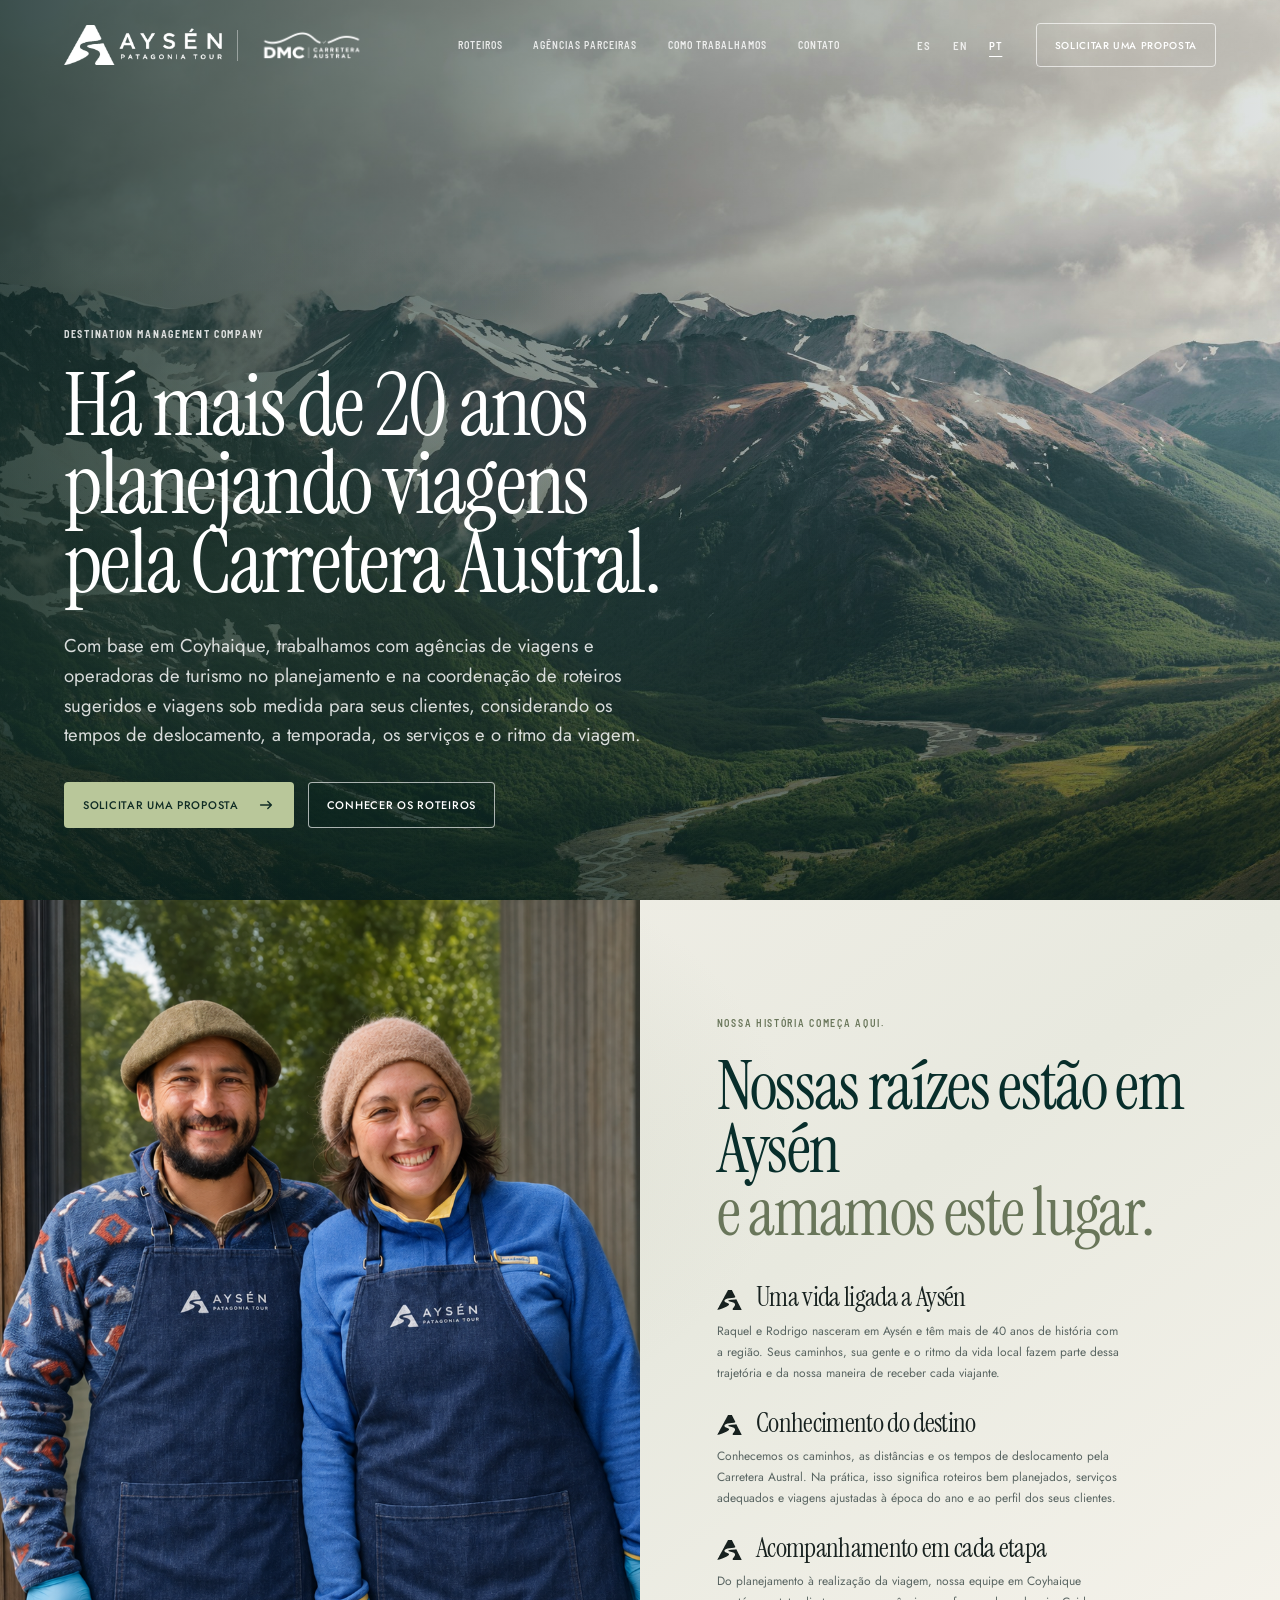
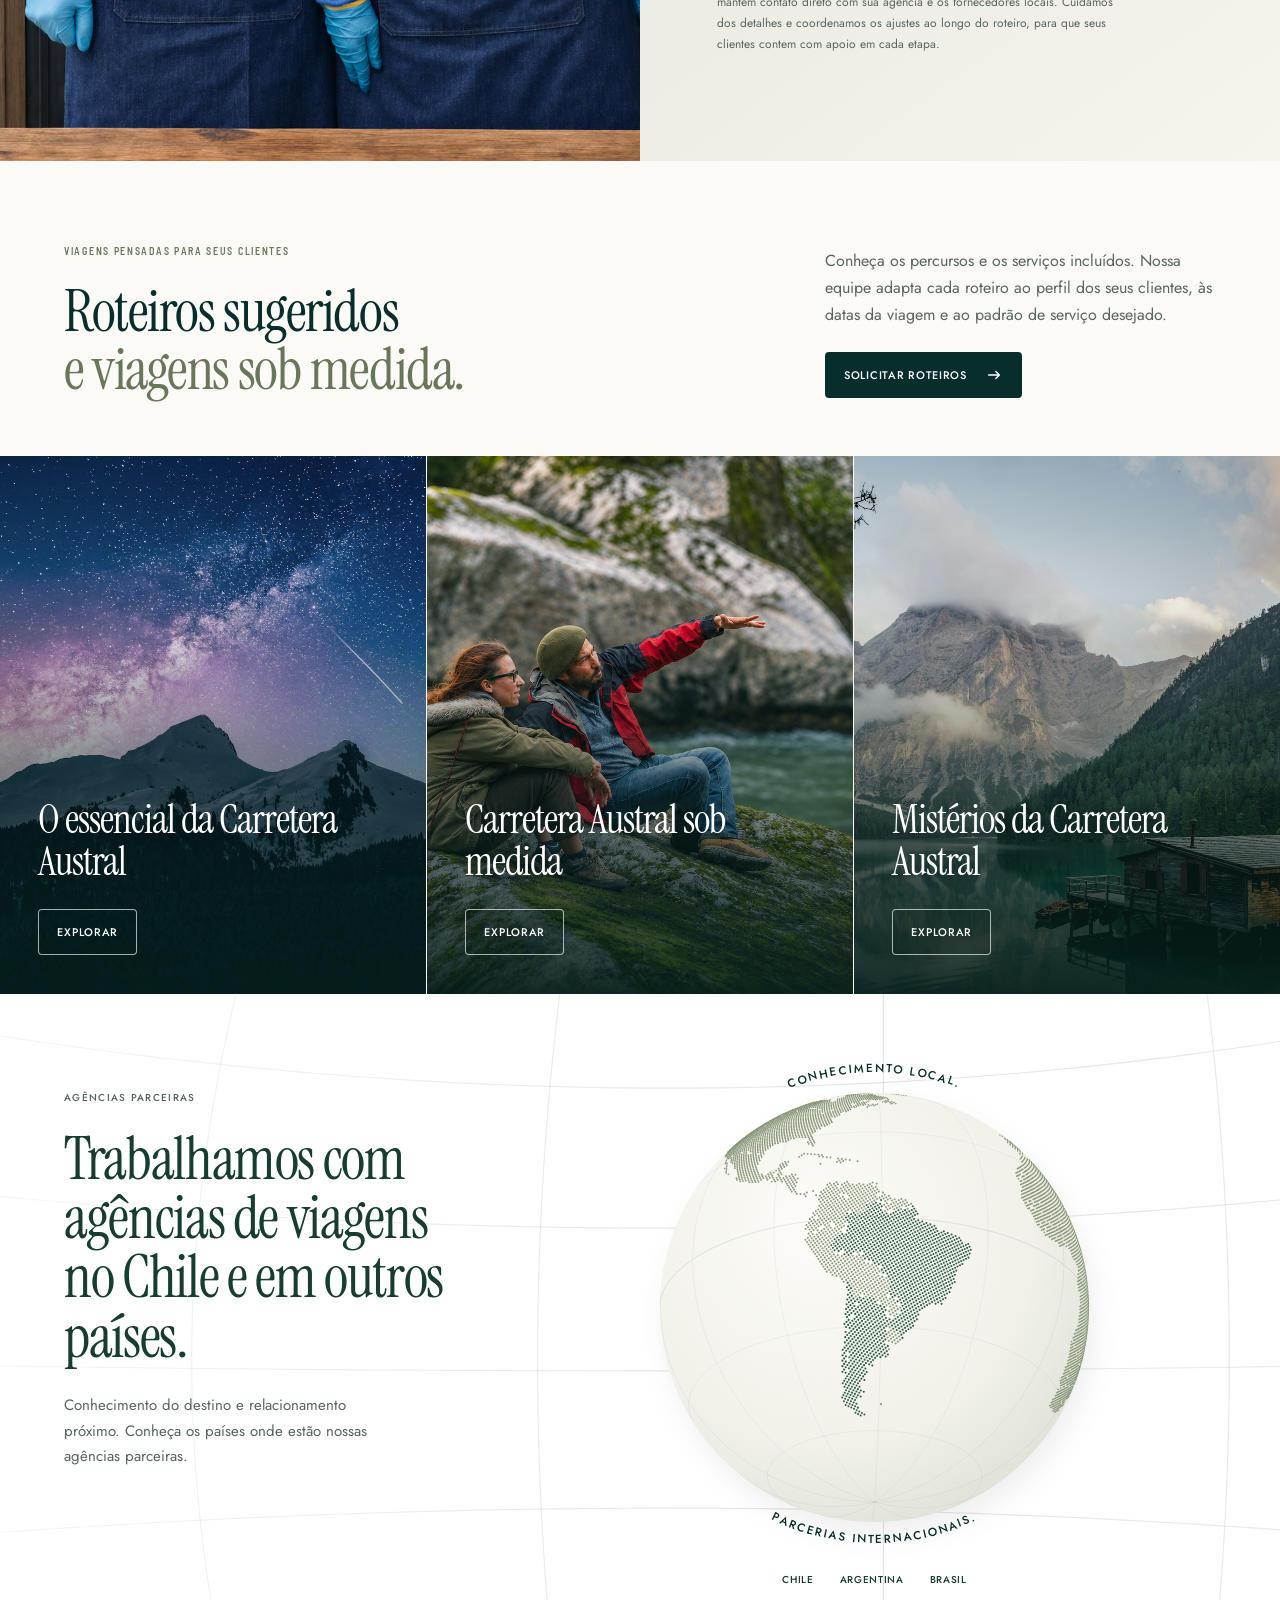
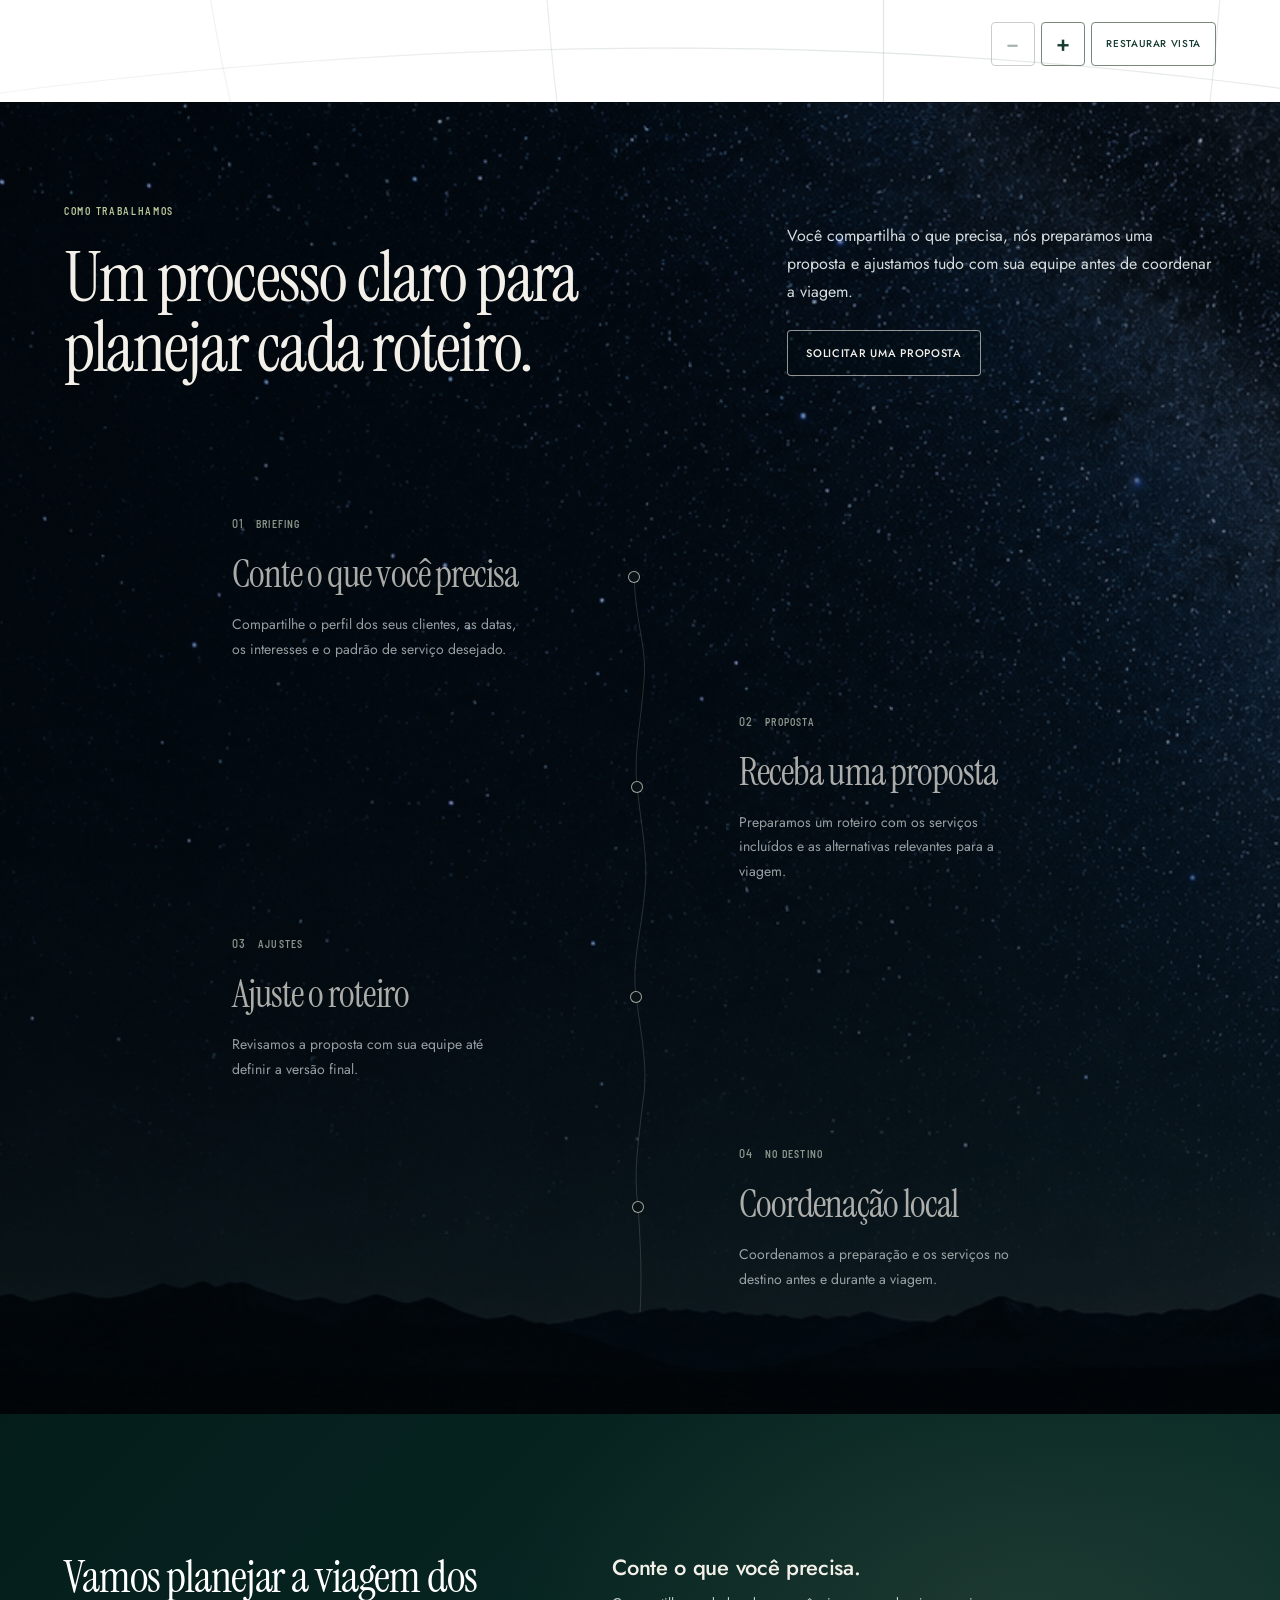
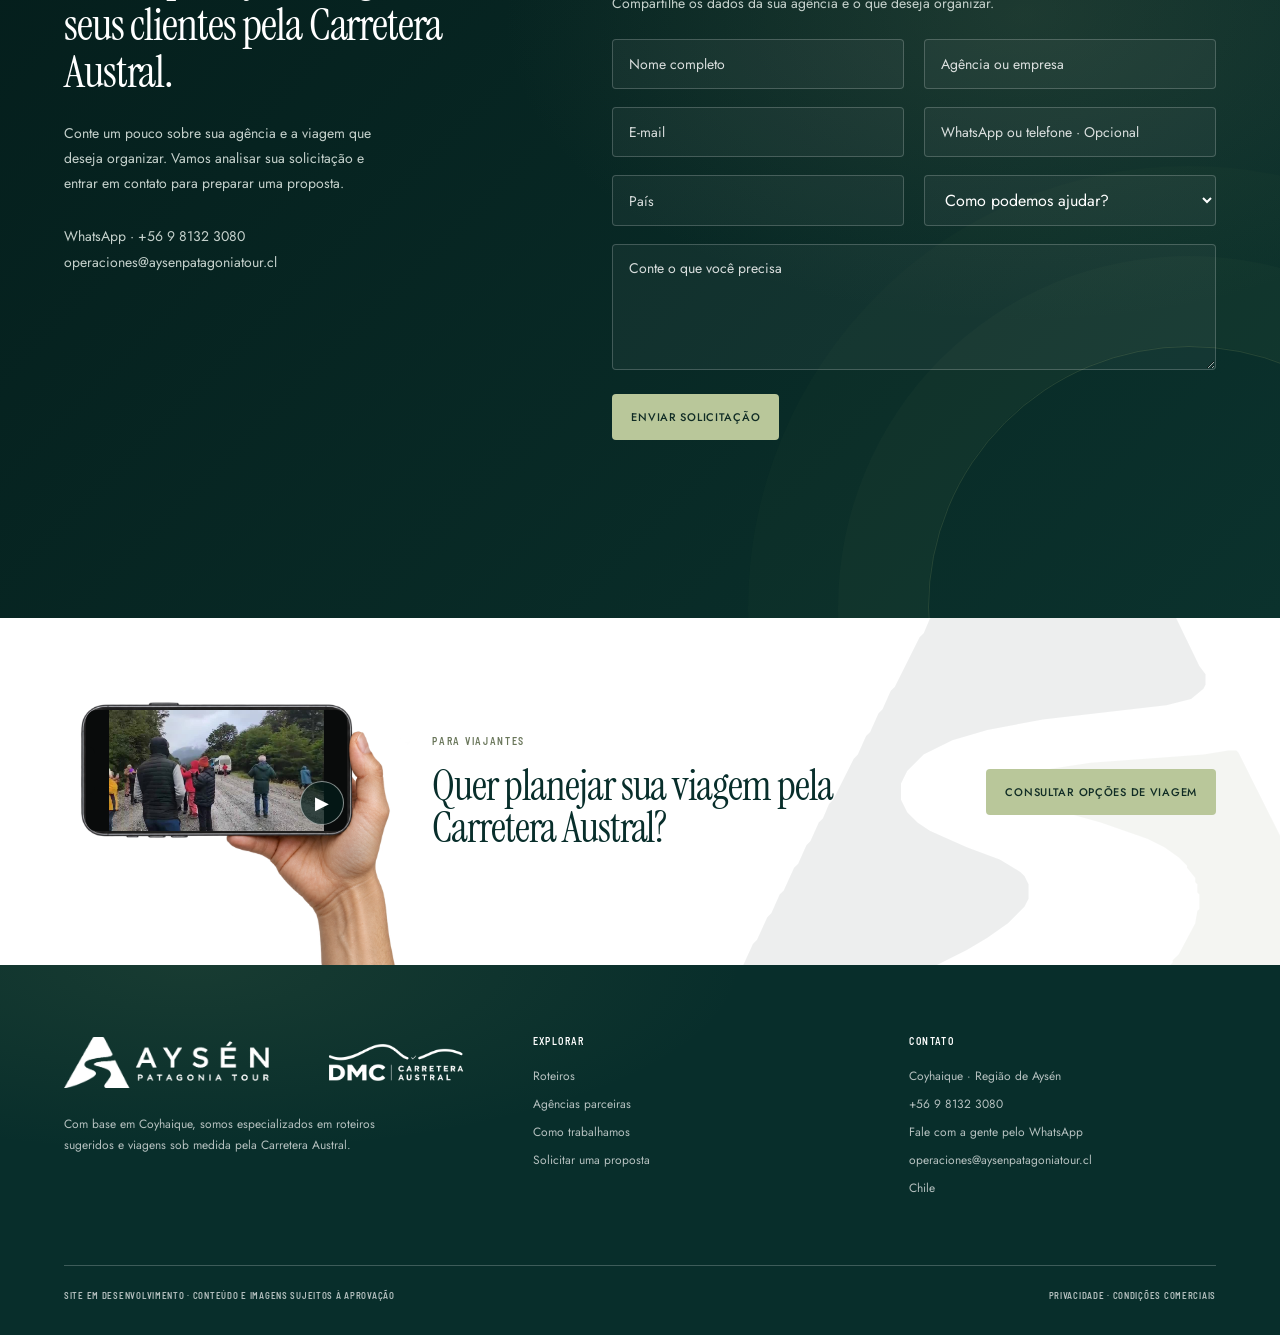
<file: pt.html>
<!doctype html>
<html lang="pt-BR">
<head>
  <meta charset="utf-8">
  <meta name="viewport" content="width=device-width, initial-scale=1">
  <meta name="description" content="Roteiros sugeridos e viagens sob medida pela Carretera Austral para agências de viagens e operadoras de turismo. Planejamento e coordenação local em Coyhaique.">
  <title>Aysén Patagonia Tour | Seu parceiro local na Carretera Austral</title>
  <link rel="alternate" hreflang="es" href="index.html">
  <link rel="alternate" hreflang="en" href="en.html">
  <link rel="alternate" hreflang="pt-BR" href="pt.html">
  <link rel="alternate" hreflang="x-default" href="index.html">
  <link rel="preconnect" href="https://fonts.googleapis.com">
  <link rel="preconnect" href="https://fonts.gstatic.com" crossorigin>
  <link href="https://fonts.googleapis.com/css2?family=Barlow+Semi+Condensed:wght@500;600;700&family=Instrument+Serif:ital@0;1&family=Jost:wght@400;500;600&display=swap" rel="stylesheet">
  <style>
    :root {
      --forest: #082e2b;
      --forest-deep: #041d1b;
      --moss: #8a9b62;
      --olive: #69765a;
      --sage: #b8c0aa;
      --sage-light: #e8e9df;
      --mist: #d5d9ce;
      --bone: #f3f0e9;
      --paper: #fbfaf6;
      --charcoal: #17211f;
      --white: #ffffff;
      --line: rgba(8, 46, 43, .16);
      --line-light: rgba(255, 255, 255, .22);
      --muted: #65706d;
      --focus: #c9d99d;
      --shadow: 0 24px 70px rgba(4, 29, 27, .17);
      --display: "Instrument Serif", Georgia, serif;
      --body: "Jost", Arial, sans-serif;
      --utility: "Barlow Semi Condensed", Arial, sans-serif;
      --page: min(1240px, calc(100vw - 64px));
      --ease: cubic-bezier(.2, .7, .2, 1);
    }

    * { box-sizing: border-box; }
    html { scroll-behavior: smooth; overflow-x: clip; }
    section[id], footer[id] { scroll-margin-top: 90px; }
    #quote-form { scroll-margin-top: 128px; }
    body {
      margin: 0;
      color: var(--charcoal);
      background: var(--paper);
      font-family: var(--body);
      overflow-x: clip;
      -webkit-font-smoothing: antialiased;
    }
    body.menu-open { overflow: hidden; }
    a { color: inherit; text-decoration: none; }
    button, input, textarea, select { font: inherit; }
    h1, h2, h3, h4, h5, h6 { font-style: normal; }
    :is(h1, h2, h3, h4, h5, h6) :is(em, i) { font-style: inherit; }
    img { display: block; width: 100%; }
    .svg-sprite { position: absolute; width: 0; height: 0; overflow: hidden; }
    ::selection { background: var(--moss); color: var(--forest-deep); }
    :focus-visible { outline: 3px solid var(--focus); outline-offset: 4px; }

    .skip-link {
      position: fixed;
      z-index: 100;
      top: 12px;
      left: 12px;
      padding: 12px 16px;
      color: var(--forest-deep);
      background: var(--white);
      font-size: 12px;
      font-weight: 700;
      transform: translateY(-160%);
      transition: transform .2s var(--ease);
    }
    .skip-link:focus { transform: none; }

    .container { width: var(--page); margin-inline: auto; }
    .eyebrow {
      display: inline-flex;
      align-items: center;
      margin: 0 0 22px;
      font-size: 11px;
      font-weight: 700;
      letter-spacing: .19em;
      text-transform: uppercase;
    }
    .display {
      margin: 0;
      font-family: var(--display);
      font-weight: 500;
      letter-spacing: -.035em;
      line-height: .93;
    }
    .button {
      min-height: 46px;
      display: inline-flex;
      justify-content: center;
      align-items: center;
      padding: 0 18px;
      border: 1px solid transparent;
      border-radius: 999px;
      background: var(--moss);
      color: var(--forest-deep);
      font-size: 10px;
      font-weight: 700;
      letter-spacing: .085em;
      text-transform: uppercase;
      transition: transform .22s var(--ease), background-color .22s var(--ease), color .22s var(--ease), border-color .22s var(--ease), box-shadow .22s var(--ease);
      cursor: pointer;
    }
    .button:hover { transform: translateY(-1px); background: var(--white); box-shadow: 0 8px 20px rgba(4,29,27,.12); }
    .button:active { transform: translateY(0); box-shadow: none; }
    .button:focus-visible { outline-color: var(--focus); }
    .button[disabled], .button[aria-disabled="true"] { opacity: .52; cursor: not-allowed; transform: none; box-shadow: none; }
    .button[aria-busy="true"] { pointer-events: none; }
    .button[aria-busy="true"]::before { content: ""; width: 14px; height: 14px; border: 2px solid currentColor; border-right-color: transparent; border-radius: 50%; animation: button-spin .7s linear infinite; }
    @keyframes button-spin { to { transform: rotate(360deg); } }
    .button--primary { background: var(--moss); color: var(--forest-deep); }
    .button--primary:hover { background: var(--white); }
    .button--secondary { border-color: rgba(255,255,255,.52); background: rgba(4,29,27,.13); color: var(--white); }
    .button--secondary:hover { border-color: var(--white); background: var(--white); color: var(--forest-deep); }
    .button--dark { background: var(--forest); color: var(--white); }
    .button--dark:hover { border-color: var(--forest-deep); background: var(--forest-deep); color: var(--white); }
    .button--submit { min-width: 0; }

    .site-header {
      position: fixed;
      inset: 0 0 auto;
      z-index: 50;
      color: var(--white);
      background: transparent;
      transition: color .28s var(--ease);
    }
    .site-header.is-on-light { color: var(--forest-deep); }
    .nav {
      width: min(1400px, calc(100vw - 56px));
      min-height: 90px;
      display: grid;
      grid-template-columns: 328px 1fr auto;
      align-items: center;
      gap: 28px;
      margin-inline: auto;
    }
    .brand-lockup { display: inline-flex; align-items: center; gap: 15px; width: max-content; }
    .brand { display: inline-flex; align-items: center; width: max-content; }
    .brand__logo { width: 158px; height: 43px; object-fit: contain; object-position: left center; transition: filter .28s var(--ease); }
    .brand-lockup__divider { width: 1px; height: 31px; background: currentColor; opacity: .4; }
    .brand-lockup__dmc { width: 132px; height: 39px; object-fit: contain; object-position: left center; transition: filter .28s var(--ease); }
    .site-header.is-on-light .brand__logo, .site-header.is-on-light .brand-lockup__dmc { filter: brightness(0) saturate(100%) invert(10%) sepia(16%) saturate(1190%) hue-rotate(124deg) brightness(88%); }
    body.menu-open .site-header { color: var(--white); }
    body.menu-open .site-header .brand__logo, body.menu-open .site-header .brand-lockup__dmc { filter: none; }
    .nav__links { display: flex; justify-content: center; gap: clamp(18px, 2.4vw, 38px); }
    .nav__links a { position: relative; padding: 12px 0; font-size: 10px; font-weight: 700; letter-spacing: .1em; text-transform: uppercase; opacity: .84; }
    .nav__links a::after { content: ""; position: absolute; inset: auto 0 7px; height: 1px; background: currentColor; transform: scaleX(0); transform-origin: right; transition: transform .24s var(--ease); }
    .nav__links a:hover, .nav__links a:focus-visible { opacity: 1; }
    .nav__links a:hover::after, .nav__links a:focus-visible::after { transform: scaleX(1); transform-origin: left; }
    .nav__actions { display: flex; align-items: center; gap: 22px; }
    .language { font-size: 10px; letter-spacing: .12em; opacity: .7; }
    .language strong { color: currentColor; opacity: 1; }
    .nav__cta { min-height: 44px; display: inline-flex; align-items: center; padding: 0 18px; border: 1px solid rgba(255,255,255,.42); border-radius: 999px; font-size: 10px; font-weight: 700; letter-spacing: .075em; text-transform: uppercase; transition: color .22s var(--ease), background-color .22s var(--ease), border-color .22s var(--ease); }
    .nav__cta:hover, .nav__cta:focus-visible { border-color: var(--white); color: var(--forest-deep); background: var(--white); }
    .nav__cta:active { background: var(--bone); }
    .site-header.is-on-light .nav__cta { border-color: rgba(4,29,27,.35); }
    .site-header.is-on-light .nav__cta:hover, .site-header.is-on-light .nav__cta:focus-visible { border-color: var(--forest-deep); color: var(--white); background: var(--forest-deep); }
    .menu-toggle { min-width: 48px; min-height: 48px; display: none; border: 0; color: inherit; background: transparent; font-size: 11px; letter-spacing: .075em; text-transform: uppercase; }

    .hero {
      min-height: 100svh;
      position: relative;
      display: flex;
      align-items: flex-end;
      overflow: hidden;
      color: var(--white);
      background: var(--forest-deep);
    }
    .hero__media, .hero__shade { position: absolute; inset: 0; }
    .hero__media {
      background-image: url("assets/hero-carretera-austral-ruta.jpg");
      background-position: center;
      background-size: cover;
      transform: scale(1.04);
      transition: opacity 1.1s var(--ease), transform 8s linear;
    }
    .hero__shade {
      background:
        radial-gradient(ellipse at 18% 66%, rgba(80,103,76,.24), transparent 44%),
        linear-gradient(90deg, rgba(4,29,27,.78) 0%, rgba(4,29,27,.32) 56%, rgba(4,29,27,.12) 100%),
        linear-gradient(0deg, rgba(4,29,27,.58) 0%, transparent 52%);
    }
    .hero__content {
      position: relative;
      z-index: 2;
      width: var(--page);
      display: grid;
      grid-template-columns: minmax(0, 900px);
      gap: 50px;
      align-items: end;
      margin: 0 auto;
      padding: 190px 0 72px;
    }
    .hero h1 { max-width: 900px; font-size: clamp(66px, 8vw, 118px); }
    .hero h1 em { display: block; color: var(--bone); font-weight: 500; }
    .hero__lead { max-width: 590px; margin: 28px 0 32px; font-size: clamp(16px, 1.45vw, 20px); line-height: 1.6; color: rgba(255,255,255,.83); }
    .hero__buttons { display: flex; flex-wrap: wrap; align-items: center; gap: 10px; }
    .intro {
      padding: 138px 0 132px;
      background:
        radial-gradient(ellipse at 18% 28%, rgba(184,192,170,.42), transparent 38%),
        linear-gradient(145deg, var(--bone) 0%, var(--sage-light) 52%, #f7f4ed 100%);
    }
    .intro__grid { display: grid; grid-template-columns: .78fr 1.65fr; gap: clamp(56px, 9vw, 130px); align-items: center; }
    .intro__aside { display: grid; place-items: center; }
    .text-link { display: inline-flex; gap: 12px; align-items: center; min-height: 44px; padding-bottom: 4px; border-bottom: 1px solid currentColor; color: var(--forest); font-size: 11px; font-weight: 700; letter-spacing: .075em; text-transform: uppercase; transition: color .2s var(--ease), border-color .2s var(--ease); }
    .text-link svg { width: 15px; height: 15px; transition: transform .2s var(--ease); }
    .text-link:hover { color: var(--moss); }
    .text-link:hover svg { transform: translateX(3px); }
    .intro h2 { max-width: 800px; font-size: clamp(54px, 6.2vw, 88px); color: var(--forest); }
    .intro h2 em { color: var(--olive); }
    .founders-photo { position: relative; width: min(100%, 330px); aspect-ratio: 1; border-radius: 50%; }
    .founders-photo::before { content: ""; position: absolute; inset: -14px; border: 1px solid rgba(138,155,98,.55); border-radius: 50%; }
    .founders-photo__media {
      position: relative;
      width: 100%;
      height: 100%;
      display: grid;
      place-items: center;
      padding: 50px;
      overflow: hidden;
      border-radius: 50%;
      color: var(--forest);
      background: radial-gradient(circle at 35% 30%, rgba(255,255,255,.75), rgba(138,155,98,.26) 46%, rgba(8,46,43,.12));
    }
    .founders-photo__media img { position: absolute; inset: 0; width: 100%; height: 100%; object-fit: cover; }
    .founders-photo__media:has(img) span { display: none; }
    .founders-photo__media span { max-width: 150px; text-align: center; font-size: 10px; font-weight: 700; letter-spacing: .13em; line-height: 1.6; text-transform: uppercase; }
    .value-points { display: grid; grid-template-columns: repeat(3, 1fr); gap: 0; margin-top: 70px; border-top: 1px solid var(--line); }
    .value-point { min-height: 210px; padding: 30px 30px 0 0; }
    .value-point + .value-point { padding-left: 30px; border-left: 1px solid var(--line); }
    .step-meta { display: flex; align-items: baseline; gap: 11px; color: var(--moss); }
    .step-number { font-family: var(--display); font-size: 19px; font-weight: 600; line-height: 1; }
    .step-descriptor { font-size: 9px; font-weight: 700; letter-spacing: .13em; text-transform: uppercase; }
    .value-point h3 { margin: 26px 0 11px; font-family: var(--display); font-size: 29px; font-weight: 600; line-height: 1.08; }
    .value-point p { max-width: 31ch; margin: 0; color: #596562; font-size: 12px; line-height: 1.75; }

    .programs {
      padding: 126px 0;
      color: var(--white);
      background:
        radial-gradient(ellipse at 2% 18%, rgba(184,192,170,.2), transparent 34%),
        radial-gradient(ellipse at 86% 90%, rgba(105,118,90,.23), transparent 38%),
        linear-gradient(125deg, #394a46 0%, #283a36 44%, #162b28 100%);
    }
    .programs__layout { display: grid; grid-template-columns: minmax(270px,.72fr) minmax(0,1.78fr); gap: clamp(44px,5vw,76px); align-items: center; }
    .section-head { max-width: 390px; margin: 0; align-self: center; }
    .section-head h2 { font-size: clamp(52px,5.2vw,76px); color: var(--white); }
    .section-head__copy { max-width: 390px; margin-top: 30px; }
    .section-head__copy p { margin: 0 0 24px; color: rgba(255,255,255,.72); font-size: 14px; line-height: 1.75; }
    .programs .text-link { color: var(--white); }
    .programs .text-link:hover { color: var(--focus); }
    .program-grid { display: grid; grid-template-columns: repeat(3,minmax(0,1fr)); gap: 18px; }
    .program-card { min-height: 548px; aspect-ratio: 3 / 5; position: relative; display: flex; align-items: flex-end; overflow: hidden; color: var(--white); }
    .program-card__image, .program-card__overlay { position: absolute; inset: 0; }
    .program-card__image { background-position: center; background-size: cover; transition: transform .7s var(--ease); }
    .program-card:nth-child(1) .program-card__image { background-image: url("assets/programa-esencial.jpg"); }
    .program-card:nth-child(2) .program-card__image { background-image: url("assets/experiencias-rio-simpson-v2.png"); background-position: 36% center; }
    .program-card:nth-child(3) .program-card__image { background-image: url("assets/programa-casa-lago.jpg"); background-position: 48% center; }
    .program-card__overlay { background: linear-gradient(0deg, rgba(4,29,27,.9) 0%, rgba(4,29,27,.42) 42%, rgba(4,29,27,.02) 74%); }
    .program-card__content { position: relative; z-index: 2; width: 100%; padding: 26px 22px 24px; }
    .program-card h3 { max-width: 280px; margin: 0 0 22px; font-family: var(--display); font-size: clamp(27px,2.15vw,35px); font-weight: 500; line-height: 1; }
    .program-card__cta { min-height: 42px; display: inline-flex; align-items: center; justify-content: center; padding: 0 16px; border: 1px solid rgba(255,255,255,.7); color: var(--white); background: rgba(4,29,27,.18); font-size: 9px; font-weight: 700; letter-spacing: .14em; text-transform: uppercase; }
    .program-card__cta[disabled] { cursor: default; opacity: .9; }
    .program-card:hover .program-card__image { transform: scale(1.04); }

    .credentials {
      position: relative;
      overflow: hidden;
      padding: 136px 0 128px;
      color: var(--white);
      background:
        radial-gradient(ellipse at 78% 18%, rgba(138,155,98,.22), transparent 36%),
        radial-gradient(ellipse at 12% 88%, rgba(71,104,91,.3), transparent 42%),
        linear-gradient(135deg, #0a3531 0%, var(--forest-deep) 68%, #102c27 100%);
    }
    .credentials__head { position: relative; max-width: 900px; }
    .credentials h2 { max-width: 900px; font-size: clamp(58px,7vw,94px); }
    .partner-network { position: relative; margin-top: 62px; }
    .partner-network__head { display: flex; justify-content: space-between; gap: 50px; align-items: end; margin-bottom: 34px; }
    .partner-network__summary { max-width: 46ch; margin: 0; color: rgba(255,255,255,.7); font-size: 13px; line-height: 1.7; }
    .partner-network__body { display: grid; grid-template-columns: minmax(0,1.55fr) minmax(280px,.45fr); gap: 24px; align-items: stretch; }
    .partner-network__map { min-height: 430px; display: grid; place-items: center; padding: 32px; border: 1px solid rgba(255,255,255,.16); background: linear-gradient(145deg, rgba(255,255,255,.07), rgba(138,155,98,.035)); }
    .partner-network__map svg { width: 100%; height: auto; max-height: 340px; }
    .map-land { fill: rgba(243,240,233,.075); stroke: rgba(243,240,233,.38); stroke-width: 1.3; vector-effect: non-scaling-stroke; }
    .map-marker { fill: var(--moss); stroke: var(--bone); stroke-width: 1.5; vector-effect: non-scaling-stroke; opacity: .72; transition: opacity .2s var(--ease), r .2s var(--ease); }
    .map-marker.is-active { opacity: 1; r: 7; }
    .map-marker[role="button"] { cursor: pointer; }
    .map-marker:focus { outline: none; stroke: var(--white); stroke-width: 3; opacity: 1; }
    .partner-network__panel { min-height: 430px; display: flex; flex-direction: column; padding: 28px; border: 1px solid rgba(255,255,255,.16); background: rgba(255,255,255,.055); }
    .partner-network__list { display: grid; align-content: start; border-top: 1px solid var(--line-light); }
    .network-country { width: 100%; min-height: 58px; display: flex; justify-content: space-between; align-items: center; gap: 18px; padding: 14px 0; border: 0; border-bottom: 1px solid var(--line-light); color: var(--white); background: transparent; text-align: left; cursor: pointer; }
    .network-country span { color: var(--moss); font-size: 10px; letter-spacing: .11em; text-transform: uppercase; }
    .network-country strong { font-family: var(--display); font-size: 22px; font-weight: 600; }
    .network-country:hover, .network-country.is-active { color: var(--focus); }
    .network-agencies { padding-top: 24px; }
    .network-agencies h4 { margin: 0 0 16px; font-family: var(--display); font-size: 27px; font-weight: 600; }
    .network-agencies a, .network-agencies span { display: block; padding: 10px 0; color: rgba(255,255,255,.72); font-size: 12px; border-bottom: 1px solid rgba(255,255,255,.09); }
    .network-agency { display: grid !important; grid-template-columns: auto 1fr; align-items: center; gap: 12px; }
    .network-agency img { width: 34px; height: 34px; object-fit: contain; }
    .network-agency:not(:has(img)) { grid-template-columns: 1fr; }
    .network-agency small { grid-column: 1 / -1; line-height: 1.6; }
    .network-empty { margin: auto 0; }
    .network-empty__label { display: block; margin-bottom: 16px; color: var(--moss); font-size: 9px; font-weight: 700; letter-spacing: .14em; text-transform: uppercase; }
    .network-empty strong { display: block; font-family: var(--display); font-size: 30px; font-weight: 600; line-height: 1.05; }
    .network-empty p { margin: 16px 0 0; color: rgba(255,255,255,.66); font-size: 12px; line-height: 1.7; }
    .network-close { align-self: flex-end; min-height: 38px; padding: 0 12px; border: 1px solid var(--line-light); color: var(--white); background: transparent; font-size: 9px; font-weight: 700; letter-spacing: .12em; text-transform: uppercase; cursor: pointer; }

    .workflow { padding: 132px 0; background: radial-gradient(ellipse at 88% 20%, rgba(184,192,170,.34), transparent 36%), linear-gradient(135deg, var(--bone), var(--sage-light)); }
    .workflow__top { display: grid; grid-template-columns: 1.2fr .8fr; gap: 80px; align-items: end; }
    .workflow h2 { max-width: 760px; color: var(--forest); font-size: clamp(54px, 6.5vw, 88px); }
    .workflow__summary { max-width: 430px; }
    .workflow__summary p { margin: 0 0 24px; color: var(--muted); font-size: 14px; line-height: 1.8; }
    .quote { position: relative; overflow: hidden; padding: 140px 0; color: var(--white); background: radial-gradient(ellipse at 80% 25%, rgba(105,118,90,.22), transparent 36%), linear-gradient(135deg, var(--forest-deep), #0b322d); }
    .quote::after { content: ""; position: absolute; width: 520px; height: 520px; right: -170px; bottom: -250px; border: 1px solid rgba(138,155,98,.22); border-radius: 50%; box-shadow: 0 0 0 90px rgba(138,155,98,.04), 0 0 0 180px rgba(138,155,98,.025); }
    .quote__grid { position: relative; z-index: 2; display: grid; grid-template-columns: .83fr 1.17fr; gap: clamp(70px, 10vw, 150px); }
    .quote h2 { max-width: 570px; font-size: clamp(58px, 7vw, 96px); }
    .quote__intro > p { max-width: 430px; margin: 28px 0; color: rgba(255,255,255,.65); font-size: 14px; line-height: 1.8; }
    .quote-form { display: grid; grid-template-columns: 1fr 1fr; gap: 18px 20px; align-self: center; }
    .field { position: relative; padding: 0; border: 1px solid rgba(255,255,255,.2); border-radius: 10px; background: rgba(255,255,255,.045); }
    .field--wide { grid-column: 1 / -1; }
    .field label {
      position: absolute;
      top: 50%;
      left: 16px;
      max-width: calc(100% - 32px);
      color: rgba(255,255,255,.84);
      font-family: var(--body);
      font-size: 14px;
      font-weight: 400;
      line-height: 1.35;
      letter-spacing: 0;
      text-transform: none;
      transform: translateY(-50%);
      pointer-events: none;
      transition: top .18s var(--ease), transform .18s var(--ease), font-size .18s var(--ease);
    }
    .field input, .field select, .field textarea {
      width: 100%;
      border: 0;
      border-radius: 0;
      display: block;
      min-height: 48px;
      padding: 18px 16px 6px;
      font-size: 16px;
      line-height: 1.5;
      color: var(--white);
      background: transparent;
      outline: none;
      appearance: none;
    }
    .field:focus-within label,
    .field:has(input:not(:placeholder-shown)) label,
    .field:has(textarea:not(:placeholder-shown)) label { top: 5px; transform: none; font-size: 10px; }
    .field--wide label { top: 14px; transform: none; }
    .field textarea { min-height: 124px; padding-top: 25px; resize: vertical; }
    .field--select label { width: 1px; height: 1px; padding: 0; overflow: hidden; clip-path: inset(50%); white-space: nowrap; }
    .field select { padding: 12px 16px; appearance: auto; }
    .field:focus-within { border-color: var(--moss); background: rgba(255,255,255,.07); }
    .field input::placeholder, .field textarea::placeholder { color: rgba(255,255,255,.78); opacity: 1; }
    .field select option { color: var(--charcoal); }
    .quote-form .button { width: max-content; margin-top: 6px; }
    .form-status { grid-column: 1 / -1; min-height: 20px; margin: 0; color: rgba(255,255,255,.72); font-size: 12px; line-height: 1.5; }

    .b2c { padding: 48px 0; background: var(--moss); color: var(--forest-deep); }
    .b2c__inner { display: grid; grid-template-columns: auto 1fr auto; gap: 34px; align-items: center; }
    .b2c__tag { font-size: 9px; font-weight: 700; letter-spacing: .16em; text-transform: uppercase; }
    .b2c h2 { margin: 0; font-family: var(--display); font-size: clamp(32px, 4vw, 52px); font-weight: 600; line-height: 1; }
    .b2c .button { border-color: rgba(4,29,27,.32); background: transparent; }
    .b2c .button:hover { background: var(--forest); color: var(--white); }

    footer { padding: 70px 0 34px; color: rgba(255,255,255,.7); background: radial-gradient(ellipse at 15% 0%, rgba(138,155,98,.12), transparent 36%), var(--forest); }
    .footer__top { display: grid; grid-template-columns: 1.3fr 1fr 1fr; gap: 70px; padding-bottom: 58px; }
    .footer__brand { max-width: 360px; }
    .footer__brand .brand { color: var(--white); }
    .footer__marks { display: flex; align-items: center; gap: 22px; }
    .footer__marks .brand__logo { width: 205px; height: 55px; }
    .footer__marks-divider { width: 1px; height: 45px; background: rgba(255,255,255,.34); }
    .footer__dmc-logo { width: 176px; height: 55px; object-fit: contain; object-position: left center; }
    .footer__brand p { margin: 24px 0 0; font-size: 12px; line-height: 1.75; }
    .footer__col h3 { margin: 0 0 20px; color: var(--white); font-size: 10px; letter-spacing: .14em; text-transform: uppercase; }
    .footer__col a, .footer__col span { display: block; margin: 10px 0; font-size: 12px; }
    .footer__bottom { display: flex; justify-content: space-between; gap: 30px; padding-top: 24px; border-top: 1px solid var(--line-light); font-size: 9px; letter-spacing: .08em; text-transform: uppercase; }

    .reveal { opacity: 0; transform: translateY(24px); transition: opacity .7s var(--ease), transform .7s var(--ease); }
    .reveal.is-visible { opacity: 1; transform: none; }

    @media (max-width: 1050px) {
      :root { --page: min(100% - 40px, 920px); }
      .nav { width: calc(100% - 40px); grid-template-columns: 1fr auto; }
      .nav__links, .language { display: none; }
      .nav__actions { justify-content: flex-end; }
      .menu-toggle { display: block; }
      .nav__links.is-open { position: fixed; inset: 0; display: flex; flex-direction: column; align-items: center; justify-content: center; gap: 28px; background: var(--forest-deep); }
      .nav__links.is-open a { font-family: var(--display); font-size: 36px; font-weight: 500; }
      .nav__links.is-open + .nav__actions .menu-toggle { position: fixed; z-index: 2; top: 36px; right: 22px; }
      .nav__cta { display: none; }
      .hero__content { grid-template-columns: 1fr; }
      .intro__grid { grid-template-columns: 1fr; gap: 40px; }
      .intro__aside { order: 2; margin-top: 20px; }
      .programs__layout { grid-template-columns: 1fr; }
      .section-head { max-width: 690px; }
      .program-grid { grid-template-columns: repeat(3,minmax(0,1fr)); }
      .program-card { min-height: 500px; }
      .workflow__top, .quote__grid { grid-template-columns: 1fr; }
      .partner-network__body { grid-template-columns: 1fr; }
      .partner-network__panel { min-height: 260px; }
    }

    @media (max-width: 700px) {
      :root { --page: calc(100% - 32px); }
      .site-header { border: 0; }
      .nav { width: calc(100% - 32px); min-height: 76px; }
      .brand-lockup { gap: 10px; }
      .brand__logo { width: 112px; height: 34px; }
      .brand-lockup__divider { height: 25px; }
      .brand-lockup__dmc { width: 92px; height: 31px; }
      .hero__shade { background: linear-gradient(0deg, rgba(4,29,27,.78), rgba(4,29,27,.18) 75%); }
      .hero__content { min-height: 100svh; padding: 150px 0 50px; }
      .hero h1 { font-size: clamp(58px, 19vw, 86px); }
      .hero__lead { font-size: 15px; }
      .hero__buttons { align-items: stretch; flex-direction: column; }
      .hero__buttons .button { width: 100%; }
      .founders-photo { width: min(78vw, 320px); }
      .intro, .programs, .credentials, .workflow, .quote { padding-block: 90px; }
      .intro h2, .section-head h2, .credentials h2, .workflow h2 { line-height: .98; }
      .value-points { grid-template-columns: 1fr; margin-top: 50px; }
      .value-point, .value-point + .value-point { padding: 24px 0; border-left: 0; border-bottom: 1px solid var(--line); }
      .section-head__copy { justify-self: start; }
      .program-grid { grid-template-columns: 1fr; }
      .program-card { min-height: 520px; aspect-ratio: 4 / 5; }
      .partner-network__head { display: block; }
      .partner-network__summary { margin-top: 18px; }
      .partner-network__map { min-height: 260px; padding: 16px; }
      .partner-network__panel { min-height: 250px; padding: 22px; }
      .quote-form { grid-template-columns: 1fr; }
      .field--wide { grid-column: auto; }
      .b2c__inner { grid-template-columns: 1fr; gap: 18px; }
      .b2c .button { width: max-content; }
      .footer__top { grid-template-columns: 1fr; gap: 38px; }
      .footer__marks { gap: 16px; }
      .footer__marks .brand__logo { width: 158px; height: 46px; }
      .footer__marks-divider { height: 36px; }
      .footer__dmc-logo { width: 136px; height: 46px; }
      .footer__bottom { flex-direction: column; }
    }

    @media (prefers-reduced-motion: reduce) {
      html { scroll-behavior: auto; }
      *, *::before, *::after { transition-duration: .01ms !important; animation-duration: .01ms !important; }
      .reveal { opacity: 1; transform: none; }
      .button[aria-busy="true"]::before { animation: none; }
    }
    /* Review corrections: fixed grid sizing and country-based map. */
    .programs__layout { grid-template-columns: minmax(0,.85fr) minmax(0,1.85fr); gap: 48px; }
    .section-head { min-width: 0; }
    .section-head h2 { font-size: clamp(38px,3.45vw,54px); line-height: 1.05; }
    .program-grid { min-width: 0; gap: 22px; }
    .program-card { width: 100%; min-width: 0; min-height: 0; height: clamp(440px,38vw,560px); aspect-ratio: auto; }
    .program-card__content { padding: 24px 18px; }
    .program-card h3 { font-size: clamp(24px,1.95vw,30px); overflow-wrap: break-word; }
    .credentials { padding-block: 88px; }
    .credentials h2 { max-width: 780px; font-size: clamp(38px,4vw,58px); line-height: 1.05; }
    .partner-network { margin-top: 36px; }
    .partner-network__head:has([hidden]) { display: none; }
    .partner-network__body { grid-template-columns: minmax(0,1fr) 260px; }
    .partner-network__map { min-height: 380px; padding: 16px; }
    .partner-network__map svg { max-height: none; }
    .partner-network__panel { min-height: 0; justify-content: flex-start; padding: 22px; }
    .partner-network__list:empty { display: none; }
    .network-empty strong { font-family: var(--body); font-size: 15px; line-height: 1.5; font-weight: 500; }
    .network-empty p { display: none; }
    .map-land { stroke-width: .65; }
    .map-land.is-available { fill: var(--moss); cursor: pointer; }
    .map-land.is-active, .map-land.is-available:hover, .map-land.is-available:focus { fill: var(--focus); stroke: white; stroke-width: 1.5; outline: none; }
    @media (max-width: 1100px) {
      .programs__layout { grid-template-columns: 1fr; }
      .section-head { max-width: 690px; }
      .partner-network__body { grid-template-columns: 1fr; }
      .partner-network__panel { padding: 16px 22px; }
    }
    @media (max-width: 700px) {
      .program-card { height: 480px; }
      .program-card h3 { font-size: 30px; }
      .partner-network__map { min-height: 210px; padding: 8px; }
      .credentials { padding-block: 72px; }
    }
    .programs { background: #fff; color: var(--forest); }
    .programs .section-head h2, .programs .eyebrow, .programs .text-link { color: var(--forest); }
    .programs .section-head__copy p { color: #596562; }
    .programs .text-link:hover { color: #53653c; }
    .credentials {
      background:
        radial-gradient(ellipse at 16% 72%, rgba(22,80,66,.46), transparent 55%),
        radial-gradient(ellipse at 85% 22%, rgba(113,104,58,.25), transparent 48%),
        radial-gradient(ellipse at 54% 100%, rgba(34,58,65,.35), transparent 54%),
        #030605;
    }
    .b2c {
      color: #fff;
      background:
        radial-gradient(ellipse at 12% 100%, rgba(151,160,98,.4), transparent 58%),
        radial-gradient(ellipse at 90% 0%, rgba(54,118,96,.55), transparent 62%),
        linear-gradient(115deg, #263d30, #102c27 65%, #1b4338);
    }
    .b2c h2 { color: #fff; transition: transform .4s var(--ease), text-shadow .4s var(--ease); }
    .b2c__tag { color: rgba(255,255,255,.8); }
    .b2c .button { color: #fff; border-color: rgba(255,255,255,.6); }
    .b2c .button:hover { background: #fff; color: var(--forest); }
    @media (hover: hover) and (prefers-reduced-motion: no-preference) {
      .b2c h2:hover, .b2c:focus-within h2 { transform: translateY(-4px); text-shadow: 0 5px 24px rgba(190,210,165,.3); }
    }
    @media (prefers-reduced-motion: reduce) { .b2c h2 { transition: none; } }

    /* Round 3 · editorial labels, directional header and open partner atlas */
    .eyebrow,
    .b2c__tag {
      display: inline-flex;
      width: fit-content;
      max-width: 100%;
      align-items: center;
      padding: 10px 17px;
      margin: 0 0 24px;
      color: var(--bone);
      background: var(--forest);
      font-size: 10px;
      font-weight: 700;
      line-height: 1.35;
      letter-spacing: .15em;
      text-transform: uppercase;
    }
    .credentials .eyebrow,
    .quote .eyebrow { color: var(--forest-deep); background: var(--focus); }

    .site-header {
      color: var(--white);
      background: rgba(4,29,27,.97);
      transform: translateY(0);
      transition: transform .28s var(--ease), background-color .25s var(--ease), color .25s var(--ease);
      will-change: transform;
    }
    .site-header.is-hidden { transform: translateY(-105%); }
    .site-header.is-over-photo { background: transparent; }
    body.menu-open .site-header,
    body.menu-open .site-header.is-hidden { transform: none; background: var(--forest-deep); will-change: auto; }
    .site-header.is-on-light { color: var(--white); }
    .site-header.is-on-light .brand__logo,
    .site-header.is-on-light .brand-lockup__dmc { filter: none; }
    .site-header.is-on-light .nav__cta { border-color: rgba(255,255,255,.46); }
    .site-header.is-on-light .nav__cta:hover,
    .site-header.is-on-light .nav__cta:focus-visible { border-color: var(--white); color: var(--forest-deep); background: var(--white); }

    .hero__content { padding-top: 148px; }
    .hero h1 { max-width: 1080px; font-size: clamp(58px, 6.6vw, 94px); line-height: .94; }
    .hero h1 span { display: block; }

    .intro { padding-block: 112px; }
    .intro__grid { grid-template-columns: minmax(330px,.9fr) minmax(0,1.38fr); gap: clamp(54px,7vw,104px); align-items: stretch; }
    .intro__aside { display: block; }
    .founders-photo { width: 100%; height: 100%; min-height: 670px; aspect-ratio: auto; border-radius: 0; }
    .founders-photo::before { display: none; }
    .founders-photo__media { padding: 0; border-radius: 0; background: var(--sage-light); }
    .founders-photo__media img { object-position: 54% center; }
    .intro h2 { max-width: 800px; font-size: clamp(48px,5.25vw,76px); line-height: .94; text-transform: uppercase; }
    .value-points { margin-top: 58px; }
    .value-point { min-height: 225px; }

    .programs .eyebrow { color: var(--bone); background: var(--forest); }
    .programs .section-head h2 { font-size: clamp(41px,3.8vw,58px); }

    .credentials { padding-block: 112px 92px; }
    .credentials__head { max-width: 980px; }
    .credentials h2 { max-width: 900px; font-size: clamp(48px,5.2vw,76px); }
    .partner-network { margin-top: 54px; }
    .partner-network__head { margin-bottom: 12px; }
    .partner-network__summary { max-width: 62ch; color: rgba(255,255,255,.6); }
    .partner-network__body { display: block; }
    .partner-network__map {
      min-height: 0;
      display: block;
      padding: 0;
      border: 0;
      background: transparent;
    }
    .partner-network__map svg { width: 100%; max-height: none; filter: drop-shadow(0 28px 56px rgba(0,0,0,.26)); }
    .map-land { fill: rgba(232,233,223,.035); stroke: rgba(232,233,223,.32); stroke-width: .62; transition: fill .18s var(--ease), stroke .18s var(--ease), filter .18s var(--ease); }
    .map-land.is-available { fill: rgba(138,155,98,.16); cursor: pointer; }
    .map-land.is-active,
    .map-land.is-available:hover,
    .map-land.is-available:focus { fill: #dfe8bd; stroke: #fff; stroke-width: 1.1; filter: drop-shadow(0 0 9px rgba(201,217,157,.8)); outline: none; }
    .partner-network__panel {
      min-height: 0;
      display: grid;
      grid-template-columns: minmax(260px,.6fr) minmax(0,1.4fr);
      gap: clamp(34px,6vw,90px);
      align-items: start;
      padding: 26px 0 0;
      border: 0;
      background: transparent;
    }
    .partner-network__list { display: flex; flex-wrap: wrap; gap: 8px 18px; border: 0; }
    .network-country {
      width: auto;
      min-height: 38px;
      justify-content: flex-start;
      gap: 8px;
      padding: 0;
      border: 0;
      color: rgba(255,255,255,.65);
    }
    .network-country strong { font-family: var(--body); font-size: 11px; font-weight: 700; letter-spacing: .1em; text-transform: uppercase; }
    .network-country span { font-size: 8px; }
    .network-country:hover,
    .network-country.is-active { color: var(--white); }
    .network-agencies { display: grid; gap: 20px; padding: 0; }
    .network-market { display: grid; grid-template-columns: minmax(130px,.42fr) minmax(230px,.75fr) minmax(220px,.83fr); gap: 28px; align-items: center; }
    .network-market__country { margin: 0; color: var(--focus); font-size: 10px; font-weight: 700; letter-spacing: .16em; text-transform: uppercase; }
    .network-market__agency { display: grid; gap: 7px; }
    .network-market__agency strong { font-family: var(--display); font-size: clamp(24px,2.6vw,34px); font-weight: 600; line-height: 1; }
    .network-market__agency small { color: rgba(255,255,255,.52); font-size: 10px; line-height: 1.55; }
    .network-market__logo { width: min(100%,260px); height: 62px; object-fit: contain; object-position: right center; justify-self: end; }
    .network-demo-note { margin: 20px 0 0; color: rgba(255,255,255,.42); font-size: 9px; letter-spacing: .1em; text-transform: uppercase; }

    .b2c { color: var(--forest-deep); background: #fff; }
    .b2c__tag { margin: 0; color: var(--bone); background: var(--forest); }
    .b2c h2 { color: var(--forest-deep); transition: none; text-shadow: none; }
    .b2c .button { color: var(--forest-deep); border-color: rgba(4,29,27,.38); background: transparent; }
    .b2c .button:hover { color: var(--white); background: var(--forest); }

    @media (max-width: 1050px) {
      .intro__grid { grid-template-columns: minmax(280px,.78fr) minmax(0,1.22fr); gap: 42px; }
      .intro__aside { order: initial; margin: 0; }
      .founders-photo { min-height: 610px; }
      .value-points { grid-template-columns: 1fr; margin-top: 38px; }
      .value-point,
      .value-point + .value-point { min-height: 0; padding: 22px 0; border-left: 0; border-bottom: 1px solid var(--line); }
      .network-market { grid-template-columns: 120px 1fr 210px; }
    }
    @media (max-width: 700px) {
      .eyebrow,
      .b2c__tag { white-space: normal; padding: 9px 13px; font-size: 9px; line-height: 1.45; }
      .hero__content { padding-top: 128px; }
      .hero h1 { font-size: clamp(48px,14vw,68px); line-height: .94; }
      .hero__lead { margin-top: 24px; }
      .intro__grid { grid-template-columns: 1fr; gap: 36px; }
      .intro__aside { order: initial; }
      .founders-photo { min-height: 0; aspect-ratio: 4 / 5; }
      .intro h2 { font-size: clamp(42px,12.5vw,58px); }
      .programs .section-head h2 { font-size: 42px; }
      .partner-network { margin-top: 38px; }
      .partner-network__map { margin-inline: -10px; }
      .partner-network__panel { grid-template-columns: 1fr; gap: 18px; padding-top: 22px; }
      .partner-network__list { gap: 4px 16px; }
      .network-market { grid-template-columns: 1fr; gap: 10px; }
      .network-market__logo { width: min(76%,230px); height: 54px; justify-self: start; object-position: left center; }
      .b2c__inner { gap: 22px; }
      .nav__links.is-open { height: 100svh; min-height: 100svh; z-index: 1; }
    }

    /* Round 4 · quieter labels, territorial color and a route-led process */
    .eyebrow,
    .b2c__tag,
    .credentials .eyebrow,
    .quote .eyebrow,
    .programs .eyebrow {
      display: block;
      width: auto;
      padding: 0;
      margin: 0 0 24px;
      color: var(--olive);
      background: transparent;
      font-size: 10px;
      line-height: 1.5;
      letter-spacing: .17em;
    }
    .credentials .eyebrow,
    .quote .eyebrow { color: var(--focus); }

    .hero__descriptor {
      max-width: 620px;
      margin: 0 0 25px;
      color: rgba(255,255,255,.82);
      font-size: 10px;
      font-weight: 700;
      line-height: 1.5;
      letter-spacing: .17em;
      text-transform: uppercase;
    }

    .intro { padding: 0; }
    .intro__grid {
      width: 100%;
      max-width: none;
      grid-template-columns: minmax(0,1fr) minmax(0,1fr);
      gap: 0;
      align-items: stretch;
    }
    .intro__aside { min-width: 0; }
    .intro__grid > .reveal:last-child {
      padding: 116px max(32px, calc((100vw - 1240px) / 2)) 106px clamp(54px,6vw,104px);
    }
    .founders-photo { min-height: 790px; }
    .founders-photo__media img { object-position: 52% center; transition: transform 1.1s var(--ease), filter .7s var(--ease); }
    .intro:hover .founders-photo__media img { transform: scale(1.025); filter: saturate(1.04); }
    .intro h2 { text-transform: none; }
    .title-tone { display: block; transition: color .35s var(--ease), transform .45s var(--ease); }
    .title-tone--deep { color: var(--forest); }
    .title-tone--light { color: var(--olive); font-style: normal; }
    .intro:hover .title-tone--light,
    .programs:hover .title-tone--light { transform: translateX(8px); }
    .value-point { transition: transform .35s var(--ease), color .35s var(--ease); }
    .value-point:hover { transform: translateY(-5px); }

    .programs {
      color: var(--forest);
      background:
        radial-gradient(ellipse at 12% 16%, rgba(188,210,202,.38), transparent 35%),
        radial-gradient(ellipse at 84% 78%, rgba(192,204,223,.30), transparent 38%),
        radial-gradient(ellipse at 58% 2%, rgba(212,222,205,.34), transparent 28%),
        var(--white);
    }
    .programs .section-head h2 { color: var(--forest); }
    .program-card { transition: transform .5s var(--ease), box-shadow .5s var(--ease); }
    .program-card:hover { transform: translateY(-8px); box-shadow: 0 24px 54px rgba(4,29,27,.18); }
    .program-card__cta { transition: background-color .25s var(--ease), color .25s var(--ease), border-color .25s var(--ease); }
    .program-card:hover .program-card__cta { border-color: var(--white); background: var(--white); color: var(--forest-deep); }

    .credentials__head { max-width: 1050px; }
    .credentials h2 { max-width: 1030px; }
    .partner-network__head { display: none; }
    .partner-network__body { display: block; }
    .partner-network__map { position: relative; }
    .partner-network__panel {
      display: block;
      min-height: 0;
      padding: 24px 0 0;
      border-top: 1px solid rgba(255,255,255,.18);
    }
    .partner-network__panel[hidden] { display: none; }
    .network-agencies { min-height: 90px; }
    .map-land.is-available { fill: rgba(138,155,98,.10); }
    .map-land.is-active,
    .map-land.is-available:hover,
    .map-land.is-available:focus { fill: var(--focus); }

    .b2c {
      color: var(--white);
      background:
        radial-gradient(ellipse at 14% 115%, rgba(223,232,189,.46), transparent 52%),
        radial-gradient(ellipse at 88% -20%, rgba(137,198,170,.44), transparent 56%),
        linear-gradient(112deg, #688a68 0%, #4f806d 52%, #36705f 100%);
    }
    .b2c__tag { margin: 0; color: rgba(255,255,255,.82); }
    .b2c h2 { color: var(--white); transition: transform .38s var(--ease), text-shadow .38s var(--ease); }
    .b2c .button { color: var(--white); border-color: rgba(255,255,255,.7); }
    .b2c .button:hover { color: var(--forest-deep); background: var(--white); }
    .b2c:hover h2 { transform: translateX(7px); text-shadow: 0 10px 28px rgba(4,29,27,.22); }

    @media (max-width: 1050px) {
      .intro__grid { grid-template-columns: minmax(300px,.86fr) minmax(0,1.14fr); gap: 0; }
      .intro__grid > .reveal:last-child { padding: 92px 36px 88px 44px; }
      .founders-photo { min-height: 720px; }
    }
    @media (max-width: 700px) {
      .eyebrow,
      .b2c__tag { padding: 0; }
      .hero__descriptor { margin-bottom: 20px; font-size: 9px; }
      .intro__grid { grid-template-columns: 1fr; }
      .intro__grid > .reveal:last-child { padding: 72px 16px 82px; }
      .founders-photo { aspect-ratio: 4 / 5; min-height: 0; }
      .intro:hover .title-tone--light,
      .programs:hover .title-tone--light { transform: translateX(4px); }
      .network-market { grid-template-columns: 1fr; }
      .b2c:hover h2 { transform: none; }
    }
    @media (prefers-reduced-motion: reduce) {
      .intro:hover .founders-photo__media img,
      .intro:hover .title-tone--light,
      .programs:hover .title-tone--light,
      .value-point:hover,
      .program-card:hover,
      .b2c:hover h2 { transform: none; }
    }
    /* Approved refinement: a quiet, borderless world atlas. */
    :root { --atlas-land: #b9c8bf; --atlas-active: #739680; --fresh-green: #b5cd91; }
    .hero__descriptor strong { font-weight: 700; }
    .hero__descriptor span { font-weight: 400; }
    .value-points { display: block; border: 0; margin-top: 38px; }
    .value-point, .value-point + .value-point { min-height: 0; padding: 0; border: 0; margin-top: 24px; }
    .value-point h3 { margin: 0 0 9px; font-size: 27px; }
    .value-point p { max-width: 58ch; }
    .value-mark { display: inline-block; width: 25px; height: 24px; margin-right: 10px; vertical-align: middle; fill: currentColor; }
    .value-points.has-mark-motion .value-mark { clip-path: inset(100% 0 0); transition: clip-path .85s var(--ease); }
    .value-points.has-mark-motion .value-point.is-mark-visible .value-mark { clip-path: inset(0); }
    @media (prefers-reduced-motion: reduce) {
      .value-points.has-mark-motion .value-mark { clip-path: none; transition: none; }
    }
    .credentials { color: var(--forest); background: radial-gradient(ellipse at 18% 70%, rgba(193,216,202,.32), transparent 55%), radial-gradient(ellipse at 85% 20%, rgba(208,221,227,.28), transparent 48%), var(--white); }
    .credentials__head { margin-inline: auto; text-align: center; }
    .credentials h2 { margin-inline: auto; }
    .credentials .eyebrow { color: var(--olive); }
    .partner-network { margin-top: 48px; }
    .partner-network__map svg { display: block; width: 100%; height: auto; filter: none; }
    .map-land, .map-land.is-available { fill: var(--atlas-land); stroke: var(--atlas-land); stroke-width: .35; filter: none; }
    .map-land.is-active, .map-land.is-available:hover, .map-land.is-available:focus { fill: var(--atlas-active); stroke: var(--atlas-active); stroke-width: .35; filter: none; }
    .partner-network__panel { position: fixed; z-index: 60; width: min(320px, calc(100vw - 32px)); padding: 22px; border: 1px solid var(--line); border-radius: 4px; color: var(--forest); background: var(--white); box-shadow: 0 14px 40px rgba(4,29,27,.14); pointer-events: none; }
    .network-agencies { gap: 18px; min-height: 0; }
    .network-market { grid-template-columns: 1fr; gap: 9px; }
    .network-market__country { color: var(--olive); }
    .network-market__agency strong { font-size: 28px; }
    .network-market__agency small, .network-demo-note { color: var(--muted); }
    .network-market__logo { display: none; }
    .network-demo-note { margin: 0; font-size: 9px; line-height: 1.5; }
    .b2c { color: var(--forest); background: var(--white); }
    .b2c__tag { color: var(--olive); }
    .b2c h2 { color: var(--forest); }
    .b2c:hover h2 { text-shadow: none; }
    .b2c .button { color: var(--forest-deep); background: var(--fresh-green); border-color: transparent; }
    .b2c .button:hover { color: var(--forest-deep); background: var(--focus); }
    @media (max-width: 700px) {
      .partner-network__map { margin-inline: 0; }
      .credentials { padding-block: 72px; }
      .credentials h2 { font-size: 40px; }
    }

    /* Approved typography system · Instrument Serif / Jost / Barlow Semi Condensed */
    h1, h2, h3, h4,
    .display,
    .value-point h3,
    .program-card h3,
    .network-agencies h4,
    .network-empty strong,
    .process h3,
    .b2c h2,
    .network-market__agency strong {
      font-family: var(--display);
      font-weight: 400;
      letter-spacing: -.025em;
    }
    .eyebrow,
    .button,
    .nav__links a,
    .language,
    .nav__cta,
    .menu-toggle,
    .text-link,
    .hero__descriptor,
    .founders-photo__media span,
    .step-number,
    .step-descriptor,
    .value-number,
    .program-card__cta,
    .network-country span,
    .network-country strong,
    .network-empty__label,
    .network-close,
    .network-market__country,
    .network-demo-note,
    .b2c__tag,
    .footer__col h3,
    .footer__bottom {
      font-family: var(--utility);
      font-weight: 600;
    }
    .hero h1 {
      max-width: 900px;
      font-size: clamp(60px, 6.7vw, 98px);
      line-height: .92;
    }
    .nav__links.is-open a { font-weight: 400; }
    @media (max-width: 700px) {
      .hero h1 { font-size: clamp(46px, 13vw, 64px); }
    }

    /* Approved controls and fluid, edge-to-edge composition. */
    :root {
      --gutter: clamp(24px, 5vw, 112px);
      --page: calc(100% - var(--gutter) * 2);
      --control-radius: 4px;
      --control-fill: #b9c79a;
    }
    .nav { width: var(--page); }
    .button, .nav__cta, .program-card__cta, .network-close, .menu-toggle {
      border-radius: var(--control-radius);
      font-family: var(--body);
      font-weight: 500;
      font-size: 11px;
      letter-spacing: .065em;
      text-transform: uppercase;
      box-shadow: none;
    }
    .button, .program-card__cta {
      min-height: 46px;
      padding: 0 18px;
      gap: 18px;
    }
    .button svg { width: 18px; height: 18px; flex: none; }
    .button:hover, .button:active { box-shadow: none; }
    .button--primary, .b2c .button { background: var(--control-fill); color: #102c25; }
    .button--primary:hover { background: var(--bone); }
    .hero__buttons { gap: 14px; }
    .button--secondary { background: rgba(4,29,27,.24); border-color: rgba(255,255,255,.65); }
    .button--secondary:hover { background: var(--white); }
    .nav__cta { min-height: 44px; padding: 0 18px; font-size: 10px; border-color: rgba(255,255,255,.65); }
    .program-card__cta { border-color: rgba(255,255,255,.65); }
    .program-card__cta[disabled] { opacity: .65; cursor: not-allowed; }
    .menu-toggle { padding: 0 12px; }

    .programs { padding: clamp(72px, 6.5vw, 112px) 0 0; background: var(--paper); }
    .programs__layout { width: 100%; display: block; }
    .programs .section-head {
      width: var(--page);
      max-width: none;
      margin: 0 auto clamp(48px, 4.5vw, 80px);
      display: grid;
      grid-template-columns: minmax(0, 1.4fr) minmax(0, .8fr);
      align-items: end;
      gap: clamp(40px, 6vw, 104px);
    }
    .programs .section-head h2 { max-width: 840px; font-size: clamp(48px, 4.5vw, 86px); line-height: 1; }
    .programs .section-head__copy { max-width: 470px; margin: 0; justify-self: end; }
    .programs .section-head__copy p { font-size: 16px; line-height: 1.7; margin-bottom: 24px; }
    .programs .section-head__copy .button { text-align: center; line-height: 1.5; }
    .program-grid { grid-template-columns: repeat(3, minmax(0, 1fr)); gap: 1px; background: var(--paper); }
    .program-card { height: clamp(500px, 42vw, 760px); min-height: 0; aspect-ratio: auto; }
    .program-card__content { padding: clamp(28px, 3vw, 56px); }
    .program-card h3 { max-width: 430px; font-size: clamp(34px, 3.15vw, 58px); line-height: 1.04; margin-bottom: 26px; }
    .program-card:hover { transform: none; box-shadow: none; }
    .program-card:hover .program-card__cta[disabled] { background: rgba(4,29,27,.18); color: var(--white); border-color: rgba(255,255,255,.65); }
    .programs:hover .title-tone--light { transform: none; }
    .partner-network__map { margin: 0; padding: 0; }
    .partner-network__map svg { overflow: visible; }

    @media (max-width: 1050px) {
      :root { --gutter: 32px; }
      .programs .section-head { grid-template-columns: 1fr; gap: 28px; }
      .programs .section-head__copy { justify-self: start; max-width: 620px; }
      .programs .section-head h2 { font-size: clamp(48px, 6vw, 64px); }
      .program-card__content { padding: 28px 22px; }
      .program-card h3 { font-size: 34px; }
    }
    @media (max-width: 700px) {
      :root { --gutter: 20px; }
      .programs { padding-top: 72px; padding-bottom: 0; }
      .programs .section-head { margin-bottom: 40px; }
      .programs .section-head h2 { font-size: clamp(40px, 10.5vw, 60px); }
      .programs .section-head__copy p { font-size: 15px; }
      .program-grid { grid-template-columns: 1fr; }
      .program-card { height: clamp(440px, 125vw, 600px); }
      .program-card__content { padding: 32px var(--gutter); }
      .program-card h3 { max-width: 360px; font-size: 42px; }
      .quote-form .button { max-width: 100%; }
    }
    @media (max-width: 360px) {
      .nav { gap: 12px; }
      .brand-lockup { gap: 8px; }
      .brand__logo { width: 96px; }
      .brand-lockup__dmc { width: 80px; }
      .menu-toggle { padding-inline: 8px; }
    }

    /* Night-sky process: quiet photographic depth, readable editorial hierarchy. */
    .workflow {
      position: relative;
      color: var(--bone);
      background-color: #071116;
      background-image: linear-gradient(90deg, rgba(3,12,17,.28), rgba(3,12,17,.30)), url("assets/cielo-nocturno-proceso.png");
      background-size: cover;
      background-position: center;
      padding-block: clamp(88px, 8vw, 144px);
    }
    .workflow h2 { color: var(--bone); font-size: clamp(52px, 5.5vw, 84px); line-height: .99; }
    /* Repeat the real foreground ridge over the route so its end disappears behind it. */
    .workflow::after { content: ""; position: absolute; z-index: 1; inset: 0; background: inherit; mask-image: url("assets/workflow-mountain-mask.svg"); mask-size: cover; mask-position: center; mask-repeat: no-repeat; pointer-events: none; }
    .workflow .eyebrow { color: #b9c79a; }
    .workflow__summary { padding-bottom: 6px; }
    .workflow__summary p { color: #d4dcdd; font-size: 16px; line-height: 1.75; }
    .workflow .button--dark { color: var(--bone); border-color: rgba(243,240,233,.6); background: rgba(3,12,17,.25); }
    .workflow .button--dark:hover { color: var(--forest-deep); background: var(--bone); border-color: var(--bone); }
    .workflow .process {
      position: relative;
      display: grid;
      grid-template-columns: minmax(0, 1fr) 96px minmax(0, 1fr);
      grid-template-rows: repeat(4, minmax(205px, 1fr));
      min-height: 840px;
      margin-top: clamp(72px, 7vw, 112px);
      border: 0;
    }
    .workflow .process__route {
      position: absolute;
      z-index: 0;
      top: 0;
      bottom: 0;
      left: 50%;
      display: block;
      width: 96px;
      height: 100%;
      overflow: visible;
      transform: translateX(-50%);
      pointer-events: none;
    }
    .workflow .process__route-path {
      fill: none;
      stroke-linecap: round;
      stroke-linejoin: round;
      vector-effect: non-scaling-stroke;
    }
    .workflow .process__route-path--base { stroke: rgba(212, 220, 205, .18); stroke-width: 1; }
    .workflow .process__route-path--progress { stroke: rgba(232, 235, 216, .78); stroke-width: 1.35; }
    .workflow .process__nodes {
      position: absolute;
      inset: 0 auto 0 50%;
      width: 96px;
      transform: translateX(-50%);
      pointer-events: none;
    }
    .workflow .process__route-node {
      position: absolute;
      left: calc(var(--node-x) * 1%);
      top: calc(var(--node-y) * .1%);
      width: 12px;
      height: 12px;
      border: 1.35px solid rgba(232, 235, 216, .68);
      border-radius: 50%;
      background: #071116;
      transform: translate(-50%, -50%);
      transition: background .55s var(--ease), border-color .55s var(--ease), width .55s var(--ease), height .55s var(--ease);
    }
    .workflow .process__route-node.is-active,
    .workflow .process:not(.is-enhanced) .process__route-node {
      width: 16px;
      height: 16px;
      background: #c4d0bd;
      border-color: #e8ebd8;
    }
    .workflow .process__impact {
      position: absolute;
      z-index: 0;
      left: 50%;
      bottom: -22px;
      width: 190px;
      height: 100px;
      pointer-events: none;
      background: radial-gradient(ellipse 18% 22% at 50% 88%, rgba(255,246,215,.76), rgba(235,232,193,.24) 45%, transparent 100%),
        radial-gradient(ellipse 50% 85% at 50% 88%, rgba(213,226,192,.32), rgba(184,211,191,.10) 48%, transparent 78%);
      /* Only the spill of light above the ridge is visible; its source stays concealed. */
      clip-path: none;
      opacity: 1;
      transform: translateX(-50%);
      transform-origin: 50% 100%;
      transition: opacity .9s var(--ease), transform .9s var(--ease);
    }
    .workflow .process.is-enhanced .process__impact { opacity: 0; transform: translateX(-50%) scale(.82); }
    .workflow .process.is-enhanced .process__impact.is-active { opacity: .92; transform: translateX(-50%) scale(1); }
    .workflow .process__step,
    .workflow .process__step + .process__step {
      position: relative;
      z-index: 2;
      align-self: center;
      width: min(100%, 36ch);
      min-height: 0;
      padding: 0;
      border: 0;
      opacity: 1;
      transform: none;
      transition: opacity .6s var(--ease), transform .6s var(--ease);
    }
    .workflow .process.is-enhanced .process__step { opacity: .7; transform: translateY(12px); }
    .workflow .process.is-enhanced .process__step.is-active { opacity: 1; transform: none; }
    .workflow .process__step:nth-of-type(odd) {
      grid-column: 1;
      justify-self: end;
      padding-right: clamp(34px, 4vw, 68px);
    }
    .workflow .process__step:nth-of-type(even) {
      grid-column: 3;
      justify-self: start;
      padding-left: clamp(34px, 4vw, 68px);
    }
    .workflow .process__step:nth-of-type(1) { grid-row: 1; }
    .workflow .process__step:nth-of-type(2) { grid-row: 2; }
    .workflow .process__step:nth-of-type(3) { grid-row: 3; }
    .workflow .process__step:nth-of-type(4) { grid-row: 4; }
    .workflow .step-meta {
      display: flex;
      align-items: baseline;
      gap: 12px;
      width: fit-content;
      padding: 0;
      color: #c4d0bd;
      background: transparent;
    }
    .workflow .step-number { font-family: var(--utility); font-size: 12px; font-weight: 500; letter-spacing: .08em; }
    .workflow .step-descriptor { font-size: 10px; letter-spacing: .12em; }
    .workflow .process h3 { margin: 19px 0 13px; color: var(--bone); font-size: clamp(34px, 3vw, 42px); font-weight: 400; }
    .workflow .process p { max-width: 36ch; margin: 0; color: #d4dcdd; font-size: 14px; line-height: 1.75; }

    /* Let the invitation and the form lead the contact section. */
    .quote__grid { align-items: start; grid-template-columns: minmax(0,.85fr) minmax(0,1.15fr); gap: clamp(56px, 8vw, 128px); }
    .quote h2 { max-width: 510px; font-size: clamp(38px, 3.5vw, 56px); line-height: 1.06; }
    .quote__intro > p { color: #c5d1cc; margin-top: 24px; max-width: 40ch; }
    .quote-form { align-self: start; }
    .quote-form__intro { grid-column: 1 / -1; margin-bottom: 6px; }
    .quote-form__intro h3 { margin: 0 0 10px; color: var(--bone); font: 500 clamp(22px, 1.7vw, 28px)/1.25 var(--body); letter-spacing: -.015em; }
    .quote-form__intro p { max-width: 52ch; margin: 0; color: #c5d1cc; font-size: 14px; line-height: 1.65; }
    .quote .field { border-radius: 4px; }
    @media (max-width: 1050px) {
      .quote__grid { grid-template-columns: 1fr; gap: 40px; }
      .quote h2 { max-width: 660px; font-size: 48px; }
    }
    @media (max-width: 899px) {
      .workflow .process {
        grid-template-columns: 48px minmax(0, 1fr);
        grid-template-rows: repeat(4, minmax(205px, 1fr));
        min-height: 840px;
      }
      .workflow .process__route { left: 0; width: 48px; transform: none; }
      .workflow .process__nodes { left: 0; width: 48px; transform: none; }
      .workflow .process__impact { left: 24px; width: 112px; height: 76px; }
      .workflow .process__step:nth-of-type(odd),
      .workflow .process__step:nth-of-type(even) {
        grid-column: 2;
        align-self: center;
        justify-self: start;
        width: min(100%, 38ch);
        padding: 0 0 0 clamp(28px, 5vw, 48px);
      }
      .workflow .process__step:nth-of-type(1) { grid-row: 1; }
      .workflow .process__step:nth-of-type(2) { grid-row: 2; }
      .workflow .process__step:nth-of-type(3) { grid-row: 3; }
      .workflow .process__step:nth-of-type(4) { grid-row: 4; }
    }
    @media (max-width: 700px) {
      .workflow {
        padding-block: 80px 128px;
        background-image: linear-gradient(180deg, rgba(7,17,22,.18) 0, rgba(7,17,22,.38) 340px, rgba(7,17,22,.35) 100%), url("assets/cielo-nocturno-proceso.png");
        background-size: 100% 100%, auto 100%;
        background-position: center, 40% top;
        background-repeat: no-repeat;
      }
      .workflow__top { gap: 32px; }
      .workflow::after { mask-size: auto 100%; mask-position: 40% top; }
      .workflow h2 { font-size: clamp(44px, 12vw, 62px); }
      .workflow__summary p { font-size: 15px; }
      .workflow .process {
        grid-template-columns: 34px minmax(0, 1fr);
        grid-template-rows: repeat(4, minmax(190px, 1fr));
        min-height: 780px;
        margin-top: 64px;
      }
      .workflow .process__route { width: 34px; }
      .workflow .process__nodes { width: 34px; }
      .workflow .process__impact { left: 17px; width: 96px; }
      .workflow .process__step:nth-of-type(odd),
      .workflow .process__step:nth-of-type(even) { padding-left: 24px; }
      .workflow .process h3 { margin-top: 17px; font-size: 34px; }
      .workflow .process p { max-width: 37ch; }
      .quote { padding-block: 80px; }
      .quote h2 { font-size: 40px; max-width: 520px; }
      .quote-form__intro h3 { max-width: 26ch; }
    }
    @media (prefers-reduced-motion: reduce) {
      .workflow .process__route-path--progress { stroke-dasharray: none !important; stroke-dashoffset: 0 !important; }
      .workflow .process.is-enhanced .process__step { opacity: 1; transform: none; transition: none; }
      .workflow .process__route-node { width: 16px; height: 16px; background: #c4d0bd; border-color: #e8ebd8; transition: none; }
      .workflow .process__impact { opacity: .92 !important; transform: translateX(-50%) !important; transition: none; }
    }
    /* Real footage inside a landscape phone, with the hand kept at a discreet scale. */
    .b2c { position: relative; isolation: isolate; padding-block: 48px 0; overflow: hidden; }
    .b2c::before { content: ""; position: absolute; z-index: -1; width: clamp(500px, 55vw, 780px); aspect-ratio: 342 / 278; right: -9%; top: -135px; background: url("assets/aysen-simbolo.svg") center / contain no-repeat; opacity: .065; pointer-events: none; }
    .b2c__inner { grid-template-columns: minmax(250px, 330px) minmax(0, 1fr) auto; gap: clamp(24px, 3vw, 48px); }
    .b2c__phone { position: relative; width: 100%; max-width: 330px; height: 300px; align-self: end; margin-bottom: -1px; }
    .b2c__phone-composite { position: absolute; top: 0; left: 0; width: 430px; aspect-ratio: 1; }
    .b2c__phone-frame { position: absolute; inset: 0; width: 100%; height: 100%; object-fit: contain; pointer-events: none; }
    .b2c__screen { position: absolute; z-index: 1; left: 5.1%; top: 10.15%; width: 60.7%; height: 28.2%; overflow: hidden; border-radius: 4.1% / 9%; background: var(--forest-deep); }
    .b2c__screen::after { content: ""; position: absolute; left: 0; top: 30%; width: 3.4%; height: 40%; border-radius: 0 8px 8px 0; background: #090b0b; }
    .b2c__video { display: block; width: 100%; height: 100%; object-fit: contain; background: #090b0b; }
    .b2c__copy { min-width: 0; padding-bottom: 48px; }
    .b2c__inner > .button { margin-bottom: 48px; }
    .b2c__copy .b2c__tag { display: block; margin-bottom: 16px; }
    .b2c__copy h2 { font-size: clamp(32px, 3.3vw, 48px); }
    .b2c:hover h2 { transform: none; }
    .b2c__video-toggle { position: absolute; z-index: 2; right: 35%; bottom: 63%; display: grid; place-items: center; width: 44px; height: 44px; padding: 0; border: 1px solid rgba(255,255,255,.5); border-radius: 50%; color: var(--white); background: rgba(4,29,27,.7); cursor: pointer; font-size: 18px; }
    .b2c__video-toggle[hidden] { display: none; }
    .b2c__video-toggle:focus-visible { outline: 3px solid var(--focus); outline-offset: 3px; }
    @media (max-width: 1100px) and (min-width: 701px) {
      .b2c__inner { grid-template-columns: 280px minmax(0, 1fr); gap: 20px 32px; }
      .b2c__phone { grid-row: 1 / 3; }
      .b2c__phone-composite { width: 380px; }
      .b2c__inner > .button { grid-column: 2; justify-self: start; }
    }
    @media (max-width: 700px) {
      .b2c { padding-block: 40px 0; }
      .b2c::before { width: 520px; right: -190px; top: -75px; opacity: .055; }
      .b2c__inner { grid-template-columns: minmax(0, 1fr); gap: 20px; }
      .b2c__phone { max-width: 320px; justify-self: center; order: 3; }
      .b2c__phone-composite { width: min(400px, calc(100vw + 10px)); }
      .b2c__copy { padding-bottom: 0; }
      .b2c__copy h2 { font-size: clamp(34px, 9vw, 44px); }
      .b2c__inner > .button { justify-self: start; margin-bottom: 0; }
    }
  </style>
  <link rel="stylesheet" href="assets/network-globe.css">
  <link rel="stylesheet" href="assets/i18n.css">
</head>
<body>
  <a class="skip-link" href="#contenido">Ir para o conteúdo</a>
  <svg class="svg-sprite" aria-hidden="true">
    <symbol id="icon-arrow-right" viewBox="0 0 20 20">
      <path d="M4 10h12M12 6l4 4-4 4" fill="none" stroke="currentColor" stroke-width="1.5" stroke-linecap="round" stroke-linejoin="round"/>
    </symbol>
  </svg>
  <header class="site-header">
    <nav class="nav" aria-label="Navegação principal">
      <div class="brand-lockup" aria-label="Aysén Patagonia Tour e DMC Carretera Austral">
        <a class="brand" href="#inicio" aria-label="Aysén Patagonia Tour, início"><img class="brand__logo" src="assets/aysen-logo-white.png" alt="Aysén Patagonia Tour"></a>
        <span class="brand-lockup__divider" aria-hidden="true"></span>
        <img class="brand-lockup__dmc" src="assets/dmc-carretera-austral-white.png" alt="DMC Carretera Austral">
      </div>
      <div class="nav__links" id="nav-links">
        <a href="#programas">Roteiros</a>
        <a href="#credenciales">Agências parceiras</a>
        <a href="#como-trabajamos">Como trabalhamos</a>
        <a href="#quote-form">Contato</a>
      </div>
      <div class="nav__actions">
        <div class="language" role="group" aria-label="Idioma">
          <a href="index.html" lang="es" hreflang="es" aria-label="Español">ES</a>
          <a href="en.html" lang="en" hreflang="en" aria-label="English">EN</a>
          <a href="pt.html" lang="pt-BR" hreflang="pt-BR" aria-current="page" aria-label="Português (Brasil)">PT</a>
        </div>
        <a class="nav__cta" href="#quote-form">Solicitar uma proposta</a>
        <button class="menu-toggle" type="button" aria-controls="nav-links" aria-expanded="false">Menu</button>
      </div>
    </nav>
  </header>

  <main id="contenido">
    <section class="hero" id="inicio" data-header-theme="dark" data-header-photo="true">
      <div class="hero__media" aria-hidden="true"></div>
      <div class="hero__shade" aria-hidden="true"></div>
      <div class="hero__content">
        <div>
          <p class="hero__descriptor"><strong>Destination Management Company</strong></p>
          <h1 class="display"><span>Há mais de 20 anos</span><span>planejando viagens</span><span>pela Carretera Austral.</span></h1>
          <p class="hero__lead">Com base em Coyhaique, trabalhamos com agências de viagens e operadoras de turismo no planejamento e na coordenação de roteiros sugeridos e viagens sob medida para seus clientes, considerando os tempos de deslocamento, a temporada, os serviços e o ritmo da viagem.</p>
          <div class="hero__buttons">
            <a class="button button--primary" href="#quote-form">Solicitar uma proposta <svg aria-hidden="true"><use href="#icon-arrow-right"></use></svg></a>
            <a class="button button--secondary" href="#programas">Conhecer os roteiros</a>
          </div>
        </div>
      </div>
    </section>

    <section class="intro" id="propuesta" data-header-theme="light">
      <div class="container intro__grid">
        <div class="intro__aside reveal">
          <div class="founders-photo" role="img" aria-label="Raquel e Rodrigo, fundadores da Aysén Patagonia Tour">
            <div class="founders-photo__media">
              <img src="assets/fundadores-raquel-rodrigo-v2.png" alt="Raquel e Rodrigo, fundadores da Aysén Patagonia Tour">
            </div>
          </div>
        </div>
        <div class="reveal">
          <p class="eyebrow">Nossa história começa aqui.</p>
          <h2 class="display"><span class="title-tone title-tone--deep" data-i18n="Nacimos en la Carretera Austral">Nossas raízes estão em Aysén</span><span class="title-tone title-tone--light">e amamos este lugar.</span></h2>
          <div class="value-points">
            <article class="value-point">
              <h3><svg class="value-mark" viewBox="0 0 342 278" aria-hidden="true"><path fill="currentColor" d="M159 1 L152 3 L148 7 L143 18 L141 20 L137 29 L135 31 L131 40 L129 42 L124 53 L122 55 L118 64 L116 66 L113 73 L111 75 L99 99 L97 101 L93 110 L91 112 L87 121 L85 123 L81 132 L79 134 L69 154 L67 156 L64 163 L62 165 L58 174 L56 176 L52 185 L50 187 L45 198 L43 200 L39 209 L37 211 L32 222 L30 224 L25 235 L23 237 L18 248 L16 250 L12 259 L10 261 L3 275 L11 274 L34 268 L72 255 L104 242 L134 227 L144 221 L154 214 L162 206 L164 202 L164 195 L162 191 L160 189 L150 183 L134 177 L116 169 L110 165 L105 160 L102 154 L102 146 L105 140 L113 132 L127 125 L144 120 L171 115 L231 108 L243 105 L249 100 L250 98 L250 93 L247 89 L233 60 L231 58 L205 6 L202 3 L196 1 L159 1Z"/><path fill="currentColor" d="M261 130 L249 132 L194 136 L174 139 L160 143 L158 144 L155 148 L157 152 L163 155 L199 165 L222 173 L230 177 L237 182 L241 186 L241 187 L245 192 L245 194 L246 195 L246 199 L247 200 L247 207 L246 208 L245 214 L237 229 L234 232 L234 233 L231 236 L231 237 L228 240 L228 241 L221 249 L221 250 L217 255 L214 261 L214 269 L215 271 L218 274 L221 275 L339 275 L339 273 L333 261 L331 259 L329 255 L329 253 L327 251 L301 199 L299 197 L266 131 L265 130 L261 130Z"/></svg> Uma vida ligada a Aysén</h3>
              <p>Raquel e Rodrigo nasceram em Aysén e têm mais de 40 anos de história com a região. Seus caminhos, sua gente e o ritmo da vida local fazem parte dessa trajetória e da nossa maneira de receber cada viajante.</p>
            </article>
            <article class="value-point">
              <h3><svg class="value-mark" viewBox="0 0 342 278" aria-hidden="true"><path fill="currentColor" d="M159 1 L152 3 L148 7 L143 18 L141 20 L137 29 L135 31 L131 40 L129 42 L124 53 L122 55 L118 64 L116 66 L113 73 L111 75 L99 99 L97 101 L93 110 L91 112 L87 121 L85 123 L81 132 L79 134 L69 154 L67 156 L64 163 L62 165 L58 174 L56 176 L52 185 L50 187 L45 198 L43 200 L39 209 L37 211 L32 222 L30 224 L25 235 L23 237 L18 248 L16 250 L12 259 L10 261 L3 275 L11 274 L34 268 L72 255 L104 242 L134 227 L144 221 L154 214 L162 206 L164 202 L164 195 L162 191 L160 189 L150 183 L134 177 L116 169 L110 165 L105 160 L102 154 L102 146 L105 140 L113 132 L127 125 L144 120 L171 115 L231 108 L243 105 L249 100 L250 98 L250 93 L247 89 L233 60 L231 58 L205 6 L202 3 L196 1 L159 1Z"/><path fill="currentColor" d="M261 130 L249 132 L194 136 L174 139 L160 143 L158 144 L155 148 L157 152 L163 155 L199 165 L222 173 L230 177 L237 182 L241 186 L241 187 L245 192 L245 194 L246 195 L246 199 L247 200 L247 207 L246 208 L245 214 L237 229 L234 232 L234 233 L231 236 L231 237 L228 240 L228 241 L221 249 L221 250 L217 255 L214 261 L214 269 L215 271 L218 274 L221 275 L339 275 L339 273 L333 261 L331 259 L329 255 L329 253 L327 251 L301 199 L299 197 L266 131 L265 130 L261 130Z"/></svg> Conhecimento do destino</h3>
              <p>Conhecemos os caminhos, as distâncias e os tempos de deslocamento pela Carretera Austral. Na prática, isso significa roteiros bem planejados, serviços adequados e viagens ajustadas à época do ano e ao perfil dos seus clientes.</p>
            </article>
            <article class="value-point">
              <h3><svg class="value-mark" viewBox="0 0 342 278" aria-hidden="true"><path fill="currentColor" d="M159 1 L152 3 L148 7 L143 18 L141 20 L137 29 L135 31 L131 40 L129 42 L124 53 L122 55 L118 64 L116 66 L113 73 L111 75 L99 99 L97 101 L93 110 L91 112 L87 121 L85 123 L81 132 L79 134 L69 154 L67 156 L64 163 L62 165 L58 174 L56 176 L52 185 L50 187 L45 198 L43 200 L39 209 L37 211 L32 222 L30 224 L25 235 L23 237 L18 248 L16 250 L12 259 L10 261 L3 275 L11 274 L34 268 L72 255 L104 242 L134 227 L144 221 L154 214 L162 206 L164 202 L164 195 L162 191 L160 189 L150 183 L134 177 L116 169 L110 165 L105 160 L102 154 L102 146 L105 140 L113 132 L127 125 L144 120 L171 115 L231 108 L243 105 L249 100 L250 98 L250 93 L247 89 L233 60 L231 58 L205 6 L202 3 L196 1 L159 1Z"/><path fill="currentColor" d="M261 130 L249 132 L194 136 L174 139 L160 143 L158 144 L155 148 L157 152 L163 155 L199 165 L222 173 L230 177 L237 182 L241 186 L241 187 L245 192 L245 194 L246 195 L246 199 L247 200 L247 207 L246 208 L245 214 L237 229 L234 232 L234 233 L231 236 L231 237 L228 240 L228 241 L221 249 L221 250 L217 255 L214 261 L214 269 L215 271 L218 274 L221 275 L339 275 L339 273 L333 261 L331 259 L329 255 L329 253 L327 251 L301 199 L299 197 L266 131 L265 130 L261 130Z"/></svg> Acompanhamento em cada etapa</h3>
              <p>Do planejamento à realização da viagem, nossa equipe em Coyhaique mantém contato direto com sua agência e os fornecedores locais. Cuidamos dos detalhes e coordenamos os ajustes ao longo do roteiro, para que seus clientes contem com apoio em cada etapa.</p>
            </article>
          </div>
        </div>
      </div>
    </section>

    <section class="programs" id="programas" data-header-theme="light">
      <div class="container programs__layout">
        <div class="section-head reveal">
          <div>
            <p class="eyebrow">Viagens pensadas para seus clientes</p>
            <h2 class="display"><span class="title-tone title-tone--deep">Roteiros sugeridos</span><span class="title-tone title-tone--light">e viagens sob medida.</span></h2>
          </div>
          <div class="section-head__copy">
            <p>Conheça os percursos e os serviços incluídos. Nossa equipe adapta cada roteiro ao perfil dos seus clientes, às datas da viagem e ao padrão de serviço desejado.</p>
            <a class="button button--dark" href="https://wa.me/56981323080" target="_blank" rel="noopener noreferrer">Solicitar roteiros <svg aria-hidden="true"><use href="#icon-arrow-right"></use></svg></a>
          </div>
        </div>
        <div class="program-grid">
          <article class="program-card reveal">
            <div class="program-card__image" aria-hidden="true"></div><div class="program-card__overlay"></div>
            <div class="program-card__content">
              <h3>O essencial da Carretera Austral</h3>
              <a class="program-card__cta" href="https://wa.me/56981323080" target="_blank" rel="noopener noreferrer" aria-label="Consultar sobre O essencial da Carretera Austral pelo WhatsApp">Explorar</a>
            </div>
          </article>
          <article class="program-card reveal">
            <div class="program-card__image" aria-hidden="true"></div><div class="program-card__overlay"></div>
            <div class="program-card__content">
              <h3>Carretera Austral sob medida</h3>
              <a class="program-card__cta" href="https://wa.me/56981323080" target="_blank" rel="noopener noreferrer" aria-label="Consultar sobre Carretera Austral sob medida pelo WhatsApp">Explorar</a>
            </div>
          </article>
          <article class="program-card reveal">
            <div class="program-card__image" aria-hidden="true"></div><div class="program-card__overlay"></div>
            <div class="program-card__content">
              <h3>Mistérios da Carretera Austral</h3>
              <a class="program-card__cta" href="https://wa.me/56981323080" target="_blank" rel="noopener noreferrer" aria-label="Consultar sobre Mistérios da Carretera Austral pelo WhatsApp">Explorar</a>
            </div>
          </article>
        </div>
      </div>
    </section>

    <!-- Horizonte austral · approved direction 03; neutral mineral palette. -->
    <section class="credentials network-section" id="credenciales" data-header-theme="light" aria-labelledby="network-title">
      <div class="container network-shell" id="red-comercial">
        <div class="network-composition">
          <div class="network-copy">
            <p class="eyebrow">Agências parceiras</p>
            <h2 class="display" id="network-title">Trabalhamos com agências de viagens no Chile e em outros países.</h2>
            <p class="network-intro">Conhecimento do destino e relacionamento próximo. Conheça os países onde estão nossas agências parceiras.</p>
            <p class="network-demo-note" hidden>Demonstração · Os nomes das agências e suas descrições são fictícios.</p>
            <div class="network-details">
              <section class="network-panel" id="network-panel" aria-labelledby="network-country" hidden>
                <div class="network-panel__head"><div><p class="network-region"></p><h3 id="network-country" tabindex="-1"></h3></div><button type="button" class="network-close" aria-label="Fechar informações das agências"><svg viewBox="0 0 24 24" fill="none" stroke="currentColor" stroke-width="1.5" stroke-linecap="round" aria-hidden="true"><path d="m6 6 12 12M18 6 6 18"/></svg></button></div>
                <div id="network-agencies"></div>

              </section>
            </div>
          </div>
          <div class="network-explorer">
            <div class="network-stage">
              <canvas class="network-dot-canvas" aria-hidden="true"></canvas>
              <svg class="network-globe" viewBox="0 0 600 600" role="group" tabindex="0" aria-labelledby="map-title map-description">
                <title id="map-title">Rede de agências parceiras da Aysén Patagonia Tour</title>
                <desc id="map-description">Conhecimento local. Parcerias internacionais. O globo mostra inicialmente a América do Sul. Os países em verde-escuro têm agências na lista. Você também pode selecionar os países na lista abaixo. No teclado: use as setas para girar e a tecla Home para restaurar a visualização.</desc>
                <defs>
                  <radialGradient id="network-ocean" cx="32%" cy="24%" r="82%"><stop offset="0" stop-color="#fcfbf7"/><stop offset=".58" stop-color="#f0f0e9"/><stop offset="1" stop-color="#d7dcd2"/></radialGradient>
                  <radialGradient id="network-shade" cx="30%" cy="23%" r="81%"><stop offset=".45" stop-color="#30453b" stop-opacity="0"/><stop offset="1" stop-color="#30453b" stop-opacity=".12"/></radialGradient>
                  <clipPath id="network-surface"><circle cx="300" cy="300" r="258"/></clipPath>
                  <path id="network-orbit-top" d="M17,300 A283,283 0 0 1 583,300"/>
                  <path id="network-orbit-bottom" d="M17,300 A283,283 0 0 0 583,300"/>
                </defs>
                <circle class="network-ocean" cx="300" cy="300" r="258" fill="url(#network-ocean)"/>
                <g class="network-graticule" clip-path="url(#network-surface)" aria-hidden="true"><path class="network-grid-lines"/><path class="network-equator"/></g>
                <g class="network-land" clip-path="url(#network-surface)"></g>
                <circle class="network-shade" cx="300" cy="300" r="258" fill="url(#network-shade)" aria-hidden="true"/>
                <g class="network-orbit" aria-hidden="true"><text><textPath href="#network-orbit-top" startOffset="50%" text-anchor="middle">Conhecimento local.</textPath></text><text><textPath href="#network-orbit-bottom" startOffset="50%" text-anchor="middle">Parcerias internacionais.</textPath></text></g>
              </svg>
              <p class="network-hover" aria-hidden="true"></p>
            </div>
            <nav class="network-markets" aria-label="Países com agências parceiras"></nav>
            <div class="network-navigation">

              <div class="network-controls" role="group" aria-label="Controles do globo">
                <button type="button" data-globe-action="out" aria-label="Diminuir zoom" disabled>−</button>
                <button type="button" data-globe-action="in" aria-label="Aumentar zoom">+</button>
                <button type="button" data-globe-action="reset">Restaurar vista</button>
                <button type="button" data-globe-action="move" aria-pressed="false">Mover globo</button>
              </div>
            </div>
          </div>
        </div>
        <p class="network-status" role="status" aria-live="polite" aria-atomic="true"></p>
        <noscript><p>Ative o JavaScript para explorar o globo e consultar as agências.</p></noscript>
      </div>
    </section>

    <section class="workflow" id="como-trabajamos" data-header-theme="dark">
      <div class="container">
        <div class="workflow__top reveal">
          <div><p class="eyebrow">Como trabalhamos</p><h2 class="display">Um processo claro para planejar cada roteiro.</h2></div>
          <div class="workflow__summary"><p>Você compartilha o que precisa, nós preparamos uma proposta e ajustamos tudo com sua equipe antes de coordenar a viagem.</p><a class="button button--dark" href="#quote-form">Solicitar uma proposta</a></div>
        </div>
        <div class="process reveal">
          <svg class="process__route" viewBox="0 0 100 1000" preserveAspectRatio="none" aria-hidden="true">
            <path class="process__route-path process__route-path--base" d="M44 125 C45 180 58 210 54 250 C51 300 43 335 47 375 C51 420 59 460 55 500 C51 550 41 585 46 625 C51 670 59 710 53 750 C48 800 43 835 48 875 C51 925 52 1040 50 1080"/>
            <path class="process__route-path process__route-path--progress" d="M44 125 C45 180 58 210 54 250 C51 300 43 335 47 375 C51 420 59 460 55 500 C51 550 41 585 46 625 C51 670 59 710 53 750 C48 800 43 835 48 875 C51 925 52 1040 50 1080"/>
          </svg>
          <div class="process__nodes" aria-hidden="true">
            <span class="process__route-node" data-route-progress=".02" style="--node-x:44; --node-y:125"></span>
            <span class="process__route-node" data-route-progress=".30" style="--node-x:47; --node-y:375"></span>
            <span class="process__route-node" data-route-progress=".58" style="--node-x:46; --node-y:625"></span>
            <span class="process__route-node" data-route-progress=".86" style="--node-x:48; --node-y:875"></span>
          </div>
          <div class="process__impact" aria-hidden="true"></div>
          <article class="process__step"><div class="step-meta"><span class="step-number">01</span><span class="step-descriptor">Briefing</span></div><h3>Conte o que você precisa</h3><p>Compartilhe o perfil dos seus clientes, as datas, os interesses e o padrão de serviço desejado.</p></article>
          <article class="process__step"><div class="step-meta"><span class="step-number">02</span><span class="step-descriptor">Proposta</span></div><h3>Receba uma proposta</h3><p>Preparamos um roteiro com os serviços incluídos e as alternativas relevantes para a viagem.</p></article>
          <article class="process__step"><div class="step-meta"><span class="step-number">03</span><span class="step-descriptor">Ajustes</span></div><h3>Ajuste o roteiro</h3><p>Revisamos a proposta com sua equipe até definir a versão final.</p></article>
          <article class="process__step"><div class="step-meta"><span class="step-number">04</span><span class="step-descriptor">No destino</span></div><h3>Coordenação local</h3><p>Coordenamos a preparação e os serviços no destino antes e durante a viagem.</p></article>
          </div>
      </div>
    </section>

    <section class="quote" id="cotizar" data-header-theme="dark">
      <div class="container quote__grid">
        <div class="quote__intro reveal">
          <h2 class="display">Vamos planejar a viagem dos seus clientes pela Carretera Austral.</h2>
          <p>Conte um pouco sobre sua agência e a viagem que deseja organizar. Vamos analisar sua solicitação e entrar em contato para preparar uma proposta.</p>
          <p class="quote__direct-contact"><a href="https://wa.me/56981323080" target="_blank" rel="noopener noreferrer">WhatsApp · +56 9 8132 3080</a><br><a href="mailto:operaciones@aysenpatagoniatour.cl">operaciones@aysenpatagoniatour.cl</a></p>
        </div>
        <form class="quote-form reveal" id="quote-form" aria-labelledby="quote-form-title">
          <div class="quote-form__intro">
            <h3 id="quote-form-title">Conte o que você precisa.</h3>
            <p>Compartilhe os dados da sua agência e o que deseja organizar.</p>
          </div>
          <div class="field"><label for="name">Nome completo</label><input id="name" name="name" autocomplete="name" placeholder=" " required></div>
          <div class="field"><label for="agency">Agência ou empresa</label><input id="agency" name="agency" autocomplete="organization" placeholder=" " required></div>
          <div class="field"><label for="email">E-mail</label><input id="email" name="email" type="email" autocomplete="email" placeholder=" " required></div>
          <div class="field"><label for="phone">WhatsApp ou telefone · Opcional</label><input id="phone" name="phone" type="tel" autocomplete="tel" placeholder=" "></div>
          <div class="field"><label for="country">País</label><input id="country" name="country" autocomplete="country-name" placeholder=" " required></div>
          <div class="field field--select"><label for="need">Como podemos ajudar?</label><select id="need" name="need" required><option value="">Como podemos ajudar?</option><option>Solicitar cotação de uma viagem sob medida</option><option>Receber roteiros sugeridos</option><option>Conversar sobre uma parceria</option><option>Outro assunto</option></select></div>
          <div class="field field--wide"><label for="message">Conte o que você precisa</label><textarea id="message" name="message" placeholder=" "></textarea></div>
          <button class="button button--primary button--submit" type="submit">Enviar solicitação</button>
          <p class="form-status" id="form-status" role="status" aria-live="polite"></p>
        </form>
      </div>
    </section>

    <section class="b2c" id="viajeros" aria-label="Informações para viajantes" data-header-theme="light">
      <div class="container b2c__inner">
        <div class="b2c__phone">
          <div class="b2c__phone-composite">
          <div class="b2c__screen">
            <video class="b2c__video" autoplay muted loop playsinline preload="metadata" poster="assets/viajeros-carretera-austral-poster.jpg" aria-hidden="true" tabindex="-1">
              <source src="assets/viajeros-carretera-austral.mp4" type="video/mp4">
            </video>
          </div>
          <img class="b2c__phone-frame" src="assets/iphone-mano-antebrazo-v2.png" alt="" loading="lazy" aria-hidden="true">
          <button class="b2c__video-toggle" type="button" aria-label="Pausar vídeo" hidden><span aria-hidden="true"></span></button>
          </div>
        </div>
        <div class="b2c__copy">
          <span class="b2c__tag">Para viajantes</span>
          <h2>Quer planejar sua viagem pela Carretera Austral?</h2>
        </div>
        <a class="button" href="https://wa.me/56981323080" target="_blank" rel="noopener noreferrer">Consultar opções de viagem</a>
      </div>
    </section>
  </main>

  <footer id="contacto" data-header-theme="dark">
    <div class="container">
      <div class="footer__top">
        <div class="footer__brand"><div class="footer__marks"><a class="brand" href="#inicio"><img class="brand__logo" src="assets/aysen-logo-white.png" alt="Aysén Patagonia Tour"></a><span class="footer__marks-divider" aria-hidden="true"></span><img class="footer__dmc-logo" src="assets/dmc-carretera-austral-white.png" alt="DMC Carretera Austral"></div><p>Com base em Coyhaique, somos especializados em roteiros sugeridos e viagens sob medida pela Carretera Austral.</p></div>
        <div class="footer__col"><h3>Explorar</h3><a href="#programas">Roteiros</a><a href="#credenciales">Agências parceiras</a><a href="#como-trabajamos">Como trabalhamos</a><a href="#quote-form">Solicitar uma proposta</a></div>
        <div class="footer__col"><h3>Contato</h3><span>Coyhaique · Região de Aysén</span><a href="tel:+56981323080">+56 9 8132 3080</a><a href="https://wa.me/56981323080" target="_blank" rel="noopener noreferrer">Fale com a gente pelo WhatsApp</a><a href="mailto:operaciones@aysenpatagoniatour.cl">operaciones@aysenpatagoniatour.cl</a><span>Chile</span></div>
      </div>
      <div class="footer__bottom"><span>Site em desenvolvimento · Conteúdo e imagens sujeitos à aprovação</span><span>Privacidade · Condições comerciais</span></div>
    </div>
  </footer>

  <script src="assets/translations.js"></script>
  <script src="assets/i18n.js"></script>
  <script src="assets/world-countries.js"></script>
  <script src="assets/vendor/d3-array-3.2.4.min.js"></script>
  <script src="assets/vendor/d3-geo-3.1.1.min.js"></script>
  <script src="assets/network-data.js"></script>
  <script src="assets/network-dots.js"></script>
  <script src="assets/network-globe.js"></script>
  <script src="assets/network-graticule.js"></script>
  <script>
    const siteHeader = document.querySelector('.site-header');
    const headerSurfaces = [...document.querySelectorAll('[data-header-theme]')];
    const reduceMotion = window.matchMedia('(prefers-reduced-motion: reduce)');
    let headerFramePending = false;
    let lastScrollY = window.scrollY;
    let headerKeyboardActive = false;
    const updateHeader = () => {
      const readingLine = Math.max(1, siteHeader.getBoundingClientRect().height / 2);
      const activeSurface = headerSurfaces.find(surface => {
        const rect = surface.getBoundingClientRect();
        return rect.top <= readingLine && rect.bottom > readingLine;
      });
      const currentScrollY = Math.max(0, window.scrollY);
      const delta = currentScrollY - lastScrollY;
      const menuOpen = document.body.classList.contains('menu-open');
      const overPhoto = activeSurface?.dataset.headerPhoto === 'true';

      siteHeader.classList.toggle('is-over-photo', overPhoto);
      siteHeader.classList.remove('is-on-light');

      if (currentScrollY <= 8 || menuOpen || headerKeyboardActive) {
        siteHeader.classList.remove('is-hidden');
      } else if (Math.abs(delta) >= 10) {
        siteHeader.classList.toggle('is-hidden', delta > 0);
        lastScrollY = currentScrollY;
      }
      if (currentScrollY <= 8) lastScrollY = currentScrollY;
      headerFramePending = false;
    };
    const requestHeaderUpdate = () => {
      if (headerFramePending) return;
      headerFramePending = true;
      window.requestAnimationFrame(updateHeader);
    };
    siteHeader.addEventListener('focusin', () => {
      headerKeyboardActive = true;
      siteHeader.classList.remove('is-hidden');
    });
    siteHeader.addEventListener('focusout', event => {
      if (!siteHeader.contains(event.relatedTarget)) headerKeyboardActive = false;
    });
    updateHeader();
    window.addEventListener('scroll', requestHeaderUpdate, { passive: true });
    window.addEventListener('resize', requestHeaderUpdate);

    const hero = document.querySelector('.hero__media');
    const heroImages = [
      { src: 'assets/hero-carretera-austral-ruta.jpg', position: 'center' },
      { src: 'assets/hero-carretera-austral-valle.jpg', position: 'center' },
      { src: 'assets/hero-carretera-austral-cascada.jpg', position: 'center' }
    ];
    let heroIndex = 0;
    if (!reduceMotion.matches) {
      window.setInterval(() => {
        hero.style.opacity = '.55';
        window.setTimeout(() => {
          heroIndex = (heroIndex + 1) % heroImages.length;
          hero.style.backgroundImage = `url("${heroImages[heroIndex].src}")`;
          hero.style.backgroundPosition = heroImages[heroIndex].position;
          hero.style.opacity = '1';
        }, 700);
      }, 6500);
    }

    const toggle = document.querySelector('.menu-toggle');
    const navLinks = document.querySelector('.nav__links');
    toggle.addEventListener('click', () => {
      const open = navLinks.classList.toggle('is-open');
      document.body.classList.toggle('menu-open', open);
      toggle.setAttribute('aria-expanded', String(open));
      toggle.textContent = window.AysenI18n.t(open ? 'Cerrar' : 'Menú');
    });
    navLinks.querySelectorAll('a').forEach(link => link.addEventListener('click', () => {
      navLinks.classList.remove('is-open');
      document.body.classList.remove('menu-open');
      toggle.setAttribute('aria-expanded', 'false');
      toggle.textContent = window.AysenI18n.t('Menú');
    }));

    const quoteForm = document.querySelector('#quote-form');
    const formStatus = document.querySelector('#form-status');
    quoteForm.addEventListener('submit', event => {
      event.preventDefault();
      const submitButton = quoteForm.querySelector('[type="submit"]');
      submitButton.disabled = true;
      submitButton.setAttribute('aria-busy', 'true');
      submitButton.textContent = window.AysenI18n.t('Preparando solicitud');
      formStatus.textContent = '';

      window.setTimeout(() => {
        submitButton.disabled = false;
        submitButton.removeAttribute('aria-busy');
        submitButton.textContent = window.AysenI18n.t('Solicitar contacto comercial');
        formStatus.textContent = window.AysenI18n.t('Solicitud preparada. El envío definitivo se conectará durante la implementación del sitio.');
      }, 800);
    });

    // Respect manual pause and reduced motion while keeping muted footage looping in view.
    const travellerVideo = document.querySelector('.b2c__video');
    const travellerToggle = document.querySelector('.b2c__video-toggle');
    if (travellerVideo && travellerToggle) {
      travellerVideo.defaultPlaybackRate = .85;
      travellerVideo.playbackRate = .85;
      let manuallyPaused = false;
      let videoInView = false;
      const syncVideoButton = () => {
        travellerToggle.hidden = false;
        travellerToggle.setAttribute('aria-label', window.AysenI18n.t(travellerVideo.paused ? 'Reproducir video' : 'Pausar video'));
        travellerToggle.firstElementChild.textContent = travellerVideo.paused ? '▶' : 'Ⅱ';
      };
      const updateTravellerVideo = () => {
        if (videoInView && !document.hidden && !manuallyPaused && !reduceMotion.matches) {
          travellerVideo.play().catch(syncVideoButton);
        } else travellerVideo.pause();
      };
      travellerToggle.addEventListener('click', () => {
        manuallyPaused = !travellerVideo.paused;
        if (manuallyPaused) travellerVideo.pause();
        else travellerVideo.play().catch(syncVideoButton);
      });
      travellerVideo.addEventListener('play', syncVideoButton);
      travellerVideo.addEventListener('pause', syncVideoButton);
      if ('IntersectionObserver' in window) {
        new IntersectionObserver(entries => {
          videoInView = entries[0].isIntersecting;
          updateTravellerVideo();
        }, { threshold: .15 }).observe(travellerVideo);
      } else { videoInView = true; }
      reduceMotion.addEventListener('change', updateTravellerVideo);
      document.addEventListener('visibilitychange', updateTravellerVideo);
      updateTravellerVideo();
      syncVideoButton();
    }

    const valuePoints = document.querySelector('.value-points');
    if (valuePoints && 'IntersectionObserver' in window && !window.matchMedia('(prefers-reduced-motion: reduce)').matches) {
      valuePoints.classList.add('has-mark-motion');
      const markObserver = new IntersectionObserver(entries => {
        entries.forEach((entry, index) => {
          if (!entry.isIntersecting) return;
          window.setTimeout(() => entry.target.classList.add('is-mark-visible'), index * 180);
          markObserver.unobserve(entry.target);
        });
      }, { threshold: .55, rootMargin: '0px 0px -8% 0px' });
      valuePoints.querySelectorAll('.value-point').forEach(point => markObserver.observe(point));
    }

    const reveals = document.querySelectorAll('.reveal');
    if ('IntersectionObserver' in window && !window.matchMedia('(prefers-reduced-motion: reduce)').matches) {
      const observer = new IntersectionObserver(entries => entries.forEach(entry => {
        if (entry.isIntersecting) { entry.target.classList.add('is-visible'); observer.unobserve(entry.target); }
      }), { threshold: .12 });
      reveals.forEach(item => observer.observe(item));
    } else {
      reveals.forEach(item => item.classList.add('is-visible'));
    }

    const workflow = document.querySelector('#como-trabajamos');
    const process = workflow?.querySelector('.process');
    const routeProgress = process?.querySelector('.process__route-path--progress');
    const routeNodes = process ? [...process.querySelectorAll('.process__route-node')] : [];
    const routeImpact = process?.querySelector('.process__impact');
    const processSteps = process ? [...process.querySelectorAll('.process__step')] : [];

    if (workflow && process && routeProgress && routeImpact && routeNodes.length === processSteps.length) {
      let routeLength = routeProgress.getTotalLength();
      let processFramePending = false;
      const ridgeProfile = [[0,720],[4,721],[8,721],[12,720],[16,720],[20,720],[24,721],[28,722],[32,723],[36,724],[40,725],[44,726],[48,727],[52,729],[56,730],[60,732],[64,734],[68,735],[72,736],[76,738],[80,737],[84,736],[88,735],[92,735],[96,734],[100,732],[104,731],[108,730],[112,729],[116,729],[120,727],[124,727],[128,727],[132,727],[136,727],[140,726],[144,726],[148,726],[152,724],[156,723],[160,722],[164,721],[168,720],[172,720],[176,721],[180,722],[184,723],[188,725],[192,727],[196,728],[200,728],[204,727],[208,726],[212,725],[216,726],[220,727],[224,727],[228,727],[232,726],[236,724],[240,723],[244,722],[248,721],[252,722],[256,723],[260,725],[264,725],[268,724],[272,724],[276,723],[280,722],[284,720],[288,721],[292,723],[296,726],[300,728],[304,730],[308,732],[312,734],[316,736],[320,737],[324,738],[328,739],[332,738],[336,737],[340,737],[344,738],[348,740],[352,741],[356,740],[360,741],[364,743],[368,744],[372,746],[376,746],[380,745],[384,744],[388,744],[392,744],[396,745],[400,744],[404,743],[408,743],[412,742],[416,740],[420,740],[424,740],[428,739],[432,737],[436,737],[440,736],[444,735],[448,736],[452,737],[456,739],[460,741],[464,741],[468,743],[472,744],[476,743],[480,742],[484,743],[488,742],[492,742],[496,741],[500,742],[504,742],[508,741],[512,740],[516,740],[520,740],[524,740],[528,739],[532,739],[536,737],[540,736],[544,735],[548,736],[552,736],[556,735],[560,734],[564,735],[568,736],[572,736],[576,736],[580,735],[584,735],[588,737],[592,738],[596,739],[600,739],[604,738],[608,737],[612,736],[616,735],[620,734],[624,734],[628,735],[632,736],[636,737],[640,737],[644,737],[648,737],[652,736],[656,735],[660,734],[664,733],[668,732],[672,730],[676,728],[680,730],[684,731],[688,731],[692,730],[696,729],[700,727],[704,728],[708,730],[712,730],[716,728],[720,728],[724,728],[728,728],[732,730],[736,732],[740,733],[744,735],[748,736],[752,737],[756,738],[760,739],[764,739],[768,738],[772,737],[776,738],[780,739],[784,741],[788,741],[792,740],[796,739],[800,738],[804,736],[808,735],[812,736],[816,738],[820,739],[824,740],[828,741],[832,740],[836,738],[840,737],[844,738],[848,740],[852,742],[856,744],[860,746],[864,747],[868,748],[872,749],[876,750],[880,750],[884,750],[888,749],[892,748],[896,749],[900,751],[904,752],[908,753],[912,753],[916,754],[920,753],[924,753],[928,752],[932,751],[936,750],[940,749],[944,748],[948,747],[952,746],[956,745],[960,746],[964,747],[968,747],[972,746],[976,745],[980,745],[984,744],[988,745],[992,745],[996,745],[1000,745],[1004,746],[1008,746],[1012,746],[1016,746],[1020,747],[1024,747],[1028,746],[1032,747],[1036,748],[1040,748],[1044,748],[1048,747],[1052,748],[1056,749],[1060,749],[1064,750],[1068,750],[1072,750],[1076,749],[1080,748],[1084,750],[1088,750],[1092,749],[1096,749],[1100,750],[1104,748],[1108,747],[1112,746],[1116,747],[1120,749],[1124,750],[1128,751],[1132,752],[1136,752],[1140,752],[1144,752],[1148,752],[1152,752],[1156,750],[1160,748],[1164,749],[1168,747],[1172,745],[1176,743],[1180,742],[1184,740],[1188,738],[1192,737],[1196,737],[1200,739],[1204,740],[1208,741],[1212,742],[1216,744],[1220,743],[1224,744],[1228,746],[1232,745],[1236,745],[1240,746],[1244,747],[1248,747],[1252,747],[1256,747],[1260,747],[1264,748],[1268,748],[1272,749],[1276,749],[1280,748],[1284,747],[1288,747],[1292,748],[1296,746],[1300,745],[1304,745],[1308,745],[1312,745],[1316,745],[1320,746],[1324,745],[1328,745],[1332,743],[1336,742],[1340,740],[1344,738],[1348,737],[1352,735],[1356,736],[1360,737],[1364,738],[1368,738],[1372,738],[1376,738],[1380,738],[1384,738],[1388,736],[1392,734],[1396,735],[1400,735],[1404,733],[1408,733],[1412,734],[1416,735],[1420,734],[1424,733],[1428,731],[1432,731],[1436,732],[1440,732],[1444,730],[1448,730],[1452,729],[1456,727],[1460,726],[1464,724],[1468,725],[1472,726],[1476,728],[1480,727],[1484,725],[1488,723],[1492,721],[1496,719],[1500,716],[1504,714],[1508,714],[1512,717],[1516,719],[1520,721],[1524,723],[1528,723],[1532,721],[1536,722],[1540,725],[1544,727],[1548,727],[1552,726],[1556,726],[1560,727],[1564,730],[1568,731],[1572,731],[1576,732],[1580,734],[1584,735],[1588,736],[1592,736],[1596,736],[1600,737],[1604,738],[1608,737],[1612,737],[1616,738],[1620,739],[1624,738],[1628,736],[1632,735],[1636,734],[1640,732],[1644,730],[1648,731],[1652,731],[1656,731],[1660,729],[1664,726],[1668,726],[1672,725],[1676,724],[1680,724],[1684,724],[1688,723],[1692,721],[1696,720],[1700,718],[1704,719],[1708,720],[1712,721],[1716,721],[1720,719],[1724,717],[1728,718],[1732,719],[1736,717],[1740,717],[1744,719],[1748,719],[1752,720],[1756,719],[1760,720],[1764,722],[1768,720],[1772,719],[1776,720],[1780,720],[1784,720],[1788,722],[1792,723],[1796,723],[1800,723],[1804,723],[1808,723],[1812,724],[1816,725],[1820,724],[1824,722],[1828,721],[1832,719],[1836,717],[1840,715],[1844,713],[1848,713],[1852,715],[1856,716],[1860,717],[1864,718],[1868,718],[1872,717],[1876,714],[1880,712],[1884,711],[1888,709],[1892,709],[1896,711],[1900,712],[1904,714],[1908,715],[1912,713],[1916,712],[1920,713],[1924,715],[1928,716],[1932,715],[1936,713],[1940,713],[1941,712]];

      const positionRouteImpact = () => {
        const sectionBox = workflow.getBoundingClientRect();
        // offsetTop reads the final layout and ignores the entrance animation.
        let processLayoutTop = 0, layoutNode = process;
        while (layoutNode && layoutNode !== workflow) {
          processLayoutTop += layoutNode.offsetTop;
          layoutNode = layoutNode.offsetParent;
        }
        const routeBox = process.querySelector('.process__route').getBoundingClientRect();
        const mobile = window.matchMedia('(max-width: 700px)').matches;
        const scale = mobile ? sectionBox.height / 809 : Math.max(sectionBox.width / 1942, sectionBox.height / 809);
        const imageWidth = 1942 * scale, imageHeight = 809 * scale;
        const offsetX = (sectionBox.width - imageWidth) * (mobile ? .4 : .5);
        const offsetY = mobile ? 0 : (sectionBox.height - imageHeight) / 2;
        const sourceX = Math.min(1, Math.max(0, (routeBox.left + routeBox.width / 2 - sectionBox.left - offsetX) / imageWidth));
        const sourcePixelX = sourceX * 1942;
        const right = ridgeProfile.findIndex(point => point[0] >= sourcePixelX);
        const index = Math.max(1, right < 0 ? ridgeProfile.length - 1 : right);
        const a = ridgeProfile[index - 1], b = ridgeProfile[index];
        const fraction = Math.min(1, Math.max(0, (sourcePixelX - a[0]) / Math.max(1, b[0] - a[0])));
        const ridgeY = offsetY + (a[1] + (b[1] - a[1]) * fraction) * scale;
        const settledTop = sectionBox.top + processLayoutTop;
        const endpoint = sectionBox.top + ridgeY - settledTop;
        const endpointY = endpoint / routeBox.height * 1000;
        const finalControl = Math.max(900, endpointY - 35);
        const route = `M44 125 C45 180 58 210 54 250 C51 300 43 335 47 375 C51 420 59 460 55 500 C51 550 41 585 46 625 C51 670 59 710 53 750 C48 800 43 835 48 875 C51 925 52 ${finalControl} 50 ${endpointY}`;
        process.querySelectorAll('.process__route-path').forEach(path => path.setAttribute('d', route));
        routeLength = routeProgress.getTotalLength();
        routeProgress.style.strokeDasharray = `${routeLength} ${routeLength}`;
        routeImpact.style.top = `${endpoint - routeImpact.offsetHeight * .88 - 1}px`;
        routeImpact.style.bottom = 'auto';
      };

      process.classList.add('is-enhanced');
      routeProgress.style.strokeDasharray = `${routeLength} ${routeLength}`;

      const renderProcess = () => {
        const reduced = reduceMotion.matches;
        const rect = process.getBoundingClientRect();
        const viewportHeight = window.innerHeight || document.documentElement.clientHeight;
        // Give the route more scroll travel; the mountain remains visible at completion.
        const travel = Math.max(1, rect.height + viewportHeight * .30);
        const progress = reduced ? 1 : Math.min(1, Math.max(0, (viewportHeight * .78 - rect.top) / travel));

        routeProgress.style.strokeDashoffset = String(routeLength * (1 - progress));
        routeNodes.forEach((node, index) => {
          const active = reduced || progress >= Number(node.dataset.routeProgress);
          node.classList.toggle('is-active', active);
          processSteps[index].classList.toggle('is-active', active);
        });
        routeImpact.classList.toggle('is-active', reduced || progress >= .96);
        processFramePending = false;
      };

      const requestProcessRender = () => {
        if (processFramePending) return;
        processFramePending = true;
        window.requestAnimationFrame(renderProcess);
      };

      positionRouteImpact();
      renderProcess();
      document.fonts.ready.then(positionRouteImpact);
      process.addEventListener('transitionend', event => {
        if (event.target === process && event.propertyName === 'transform') positionRouteImpact();
      });
      if ('ResizeObserver' in window) {
        const impactResize = new ResizeObserver(positionRouteImpact);
        impactResize.observe(workflow);
        impactResize.observe(process);
      }
      window.addEventListener('scroll', requestProcessRender, { passive: true });
      window.addEventListener('resize', () => {
        positionRouteImpact();
        routeLength = routeProgress.getTotalLength();
        routeProgress.style.strokeDasharray = `${routeLength} ${routeLength}`;
        requestProcessRender();
      });
      reduceMotion.addEventListener?.('change', requestProcessRender);
    }
  </script>
</body>
</html>
</file>
<file: assets/network-globe.css>
/* Horizonte austral — white ground with dark-green markets and navigation lines. */
.network-section {
  position: relative;
  --network-bg: #ffffff;
  --network-land: #c4c8bf;
  --network-market: #59715b;
  --network-selected: #173e32;
  --network-ink: #173c32;
  --network-secondary: #57645d;
  --network-rule: #c9cbbf;
  --network-control: #7a877b;
  --network-focus: var(--forest);
  --network-sheet: #fbf9f2;
  color: var(--network-ink);
  background: var(--network-bg) url("network-graticule.svg") center / cover no-repeat;
  padding-block: clamp(60px, 5vw, 88px) 36px;
}
.network-section.has-fluid-graticule { background-image: none; }
.network-graticule-canvas { position: absolute; inset: 0; width: 100%; height: 100%; display: none; pointer-events: none; }
.has-fluid-graticule .network-graticule-canvas { display: block; }
.network-shell { position: relative; }
.network-composition { display: grid; grid-template-columns: minmax(300px,.83fr) minmax(0,1.4fr); column-gap: clamp(36px,5vw,90px); align-items: start; }
.network-copy { padding-top: 32px; }
.network-section .eyebrow { display: block; padding: 0; margin: 0 0 25px; color: var(--network-secondary); background: none; font: 500 10px/1.5 var(--body); letter-spacing: .13em; text-align: left; }
.network-section #network-title { margin: 0; max-width: 520px; color: var(--network-ink); font: 400 clamp(48px,4.6vw,72px)/1.01 var(--display); letter-spacing: -.023em; text-align: left; }
.network-section #network-title span { display: block; color: var(--olive); }
.network-intro { max-width: 37ch; margin: 26px 0 0; color: var(--network-secondary); font-size: 15px; line-height: 1.7; }
.network-details { margin-top: 0; min-height: 0; }
.network-section.has-selection .network-details { margin-top: 26px; }
.network-origin { padding-top: 26px; border-top: 1px solid var(--network-rule); max-width: 390px; }
.network-origin p { margin: 0 0 12px; font: 500 10px/1.8 var(--body); letter-spacing: .12em; }
.network-origin span { font-size: 13px; color: var(--network-secondary); }
/* Selected market: a dark country header and a separate light agency list. */
.network-panel { position: relative; display: grid; grid-template-rows: auto minmax(0,1fr); max-height: 400px; padding: 0; overflow: hidden; color: var(--network-ink); background: var(--network-sheet); border: 1px solid rgba(8,46,43,.16); border-radius: 4px; box-shadow: 0 10px 28px rgba(8,46,43,.08); }
#network-agencies { min-height: 0; overflow-y: auto; overscroll-behavior: contain; padding: 20px 24px 24px; scrollbar-width: thin; scrollbar-color: var(--network-control) var(--network-sheet); }
.network-panel[hidden] { display: none; }
.network-panel__head { --network-focus: var(--network-sheet); display: flex; gap: 16px; justify-content: space-between; align-items: start; padding: 18px 16px 19px 24px; color: var(--network-sheet); background: var(--forest); }
.network-region { margin: 0 0 6px; color: #c7d5c8; font: 500 9px/1.5 var(--body); text-transform: uppercase; letter-spacing: .1em; }
.network-section #network-country { color: var(--network-sheet); font: 400 38px/1.05 var(--display); letter-spacing: -.01em; margin: 0; }
.network-panel #network-country:focus { outline: none; }
.network-panel #network-country:focus-visible { outline: 2px solid var(--network-focus); outline-offset: 4px; }
.network-section button { color: var(--network-ink); background: transparent; border: 1px solid var(--network-control); border-radius: 4px; min-height: 44px; min-width: 44px; padding: 0 14px; font: 500 10px/1.3 var(--body); letter-spacing: .065em; text-transform: uppercase; cursor: pointer; transition: background-color .18s, color .18s; }
.network-section button:hover { background: var(--white); }
.network-section button:disabled { opacity: .4; cursor: default; }
.network-section button:focus, .network-globe:focus { outline: 1px solid var(--network-focus); outline-offset: 4px; }
.network-section button:focus-visible, .network-globe:focus-visible { outline: 2px solid var(--network-focus); outline-offset: 4px; }
.network-section .network-close { display: grid; place-items: center; border: 1px solid transparent; padding: 0; color: var(--network-sheet); line-height: 1; flex: 0 0 44px; margin-top: -5px; }
.network-section .network-close:hover { color: var(--network-sheet); background: rgba(251,249,242,.1); border-color: rgba(251,249,242,.2); }
.network-close svg { display: block; width: 18px; height: 18px; }
.network-agency-entry + .network-agency-entry { margin-top: 15px; padding-top: 15px; border-top: 1px solid var(--network-rule); }
.network-agency-entry h4 { margin: 0; color: var(--network-ink); font: 500 16px/1.35 var(--body); }
.network-agency-entry__city { margin: 3px 0 8px; color: var(--network-secondary); font-size: 11px; }
.network-agency-entry__description { margin: 0; color: var(--network-ink); font-size: 13px; line-height: 1.65; max-width: 46ch; }
.network-agency-link { display: inline-flex; align-items: center; min-height: 44px; max-width: 100%; color: var(--network-ink); font-size: 13px; line-height: 1.5; overflow-wrap: anywhere; text-decoration: underline; text-decoration-thickness: 1px; text-underline-offset: 4px; }
.network-agency-link:hover { color: var(--forest); text-decoration-thickness: 2px; }
.network-agency-link:focus-visible { outline: 2px solid var(--network-focus); outline-offset: 3px; }

.network-panel.is-revealing { animation: network-reveal .28s var(--ease); }
.network-explorer { min-width: 0; }
.network-map-caption { display: flex; align-items: center; gap: 8px; min-height: 30px; color: var(--network-ink); font: 500 9px/1.6 var(--body); letter-spacing: .09em; }
.network-map-caption > span { width: 8px; height: 8px; background: var(--network-market); border-radius: 50%; }
.network-map-caption small { font-size: inherit; }
.network-stage { position: relative; height: clamp(420px,39vw,590px); }
.network-globe { display: block; width: 100%; height: 100%; overflow: hidden; touch-action: pan-y; cursor: grab; filter: drop-shadow(8px 16px 15px rgba(45,48,37,.09)); }
.network-globe.is-moving { touch-action: none; }
.network-globe.is-dragging { cursor: grabbing; }
.network-shade { pointer-events: none; }
.globe-country { fill: var(--network-land); stroke: var(--network-bg); stroke-width: .65; vector-effect: non-scaling-stroke; }
.globe-country.is-available { fill: var(--network-market); stroke: var(--network-ink); stroke-width: .65; cursor: pointer; }
.globe-country.is-available:hover, .globe-country.is-available:focus { fill: var(--network-selected); stroke-width: 1.2; outline: none; }
.globe-country.is-selected { fill: var(--network-selected); stroke-width: 1.2; }
.globe-country.is-available:focus-visible { stroke: var(--network-focus); stroke-width: 3; filter: drop-shadow(0 0 1px var(--network-selected)); }
.network-hover { position: absolute; top: 5px; left: 0; margin: 0; font-size: 12px; line-height: 1.5; color: var(--network-secondary); pointer-events: none; }
.network-markets { display: flex; flex-wrap: wrap; justify-content: center; column-gap: 6px; row-gap: 3px; min-height: 47px; }
.network-section .network-markets button { border: 0; border-radius: 0; border-bottom: 1px solid transparent; padding: 0 10px; min-width: auto; }
.network-section .network-markets button:hover { border-bottom-color: var(--network-control); background: transparent; }
.network-section .network-markets button[aria-pressed=true] { border-bottom-color: var(--network-ink); background: transparent; }
.network-navigation { margin-top: 18px; display: flex; flex-wrap: wrap; align-items: center; justify-content: flex-end; gap: 14px; }


.network-controls { display: flex; flex-wrap: wrap; gap: 6px; }
.network-section .network-controls button:nth-child(-n+2) { padding: 0; font-size: 22px; }
.network-section button[data-globe-action=move] { display: none; }
.network-section button[aria-pressed=true][data-globe-action=move] { color: var(--white); background: var(--network-selected); border-color: var(--network-selected); }
.network-status { position: absolute; width: 1px; height: 1px; overflow: hidden; clip-path: inset(50%); white-space: nowrap; }
.network-no-data { color: var(--network-secondary); font-size: 13px; margin: 10px 0; }
.network-section.has-selection .network-origin { display: none; }
@keyframes network-reveal { from { opacity: 0; transform: translateY(8px); } to { opacity: 1; transform: translateY(0); } }
@media (min-width: 1700px) { .network-composition { grid-template-columns: minmax(350px,.8fr) minmax(0,1.5fr); } .network-stage { height: 650px; } .network-section #network-title { font-size: 78px; } }
@media (min-width: 701px) and (max-width: 1050px) { .network-composition { grid-template-columns: minmax(270px,.9fr) minmax(0,1.1fr); gap: 30px; } .network-copy { padding-top: 20px; } .network-section #network-title { font-size: 49px; } .network-stage { height: 390px; } .network-map-caption small { display: none; } .network-navigation { justify-content: center; }  .network-section .network-markets button { padding: 0 9px; font-size: 9px; } }
@media (max-width: 700px) {
  .network-section { padding-block: 64px 26px; }
  .network-composition { display: block; }
  .network-copy { padding-top: 0; }
  .network-section .eyebrow { font-size: 9px; margin-bottom: 18px; }
  .network-section #network-title { font-size: clamp(40px,11vw,52px); max-width: 390px; line-height: 1.02; }
  .network-intro { margin-top: 19px; font-size: 14px; line-height: 1.6; max-width: 38ch; }
  .network-details { margin: 0; min-height: 0; }
  .network-origin { display: none; }
  .network-explorer { margin-top: 26px; }
  .network-map-caption { font-size: 8px; }
  .network-map-caption small { display: none; }
  .network-stage { height: clamp(300px,88vw,380px); margin-inline: -10px; }
  .network-hover { display: none; }
  .network-markets { justify-content: start; flex-wrap: nowrap; overflow-x: auto; scrollbar-width: thin; margin-inline: 0 -20px; padding: 0 20px 7px 0; gap: 4px; scroll-padding: 16px; }
  .network-section .network-markets button { flex-shrink: 0; padding-inline: 12px; font-size: 10px; }
  .network-navigation { margin-top: 12px; flex-direction: column-reverse; gap: 12px; }
  .network-controls { flex-wrap: wrap; width: 100%; justify-content: center; gap: 5px; }
  .network-section .network-controls button { padding-inline: 10px; font-size: 9px; }
  .network-section .network-controls button:nth-child(-n+2) { flex-shrink: 0; font-size: 22px; }
  .network-section button[data-globe-action=move] { display: inline-block; }
  
  
  .network-section.has-selection .network-details { margin-top: 0; }
  .network-panel { position: fixed; z-index: 80; left: 0; bottom: 0; width: 100%; max-height: min(62vh,560px); max-height: min(62svh,560px); margin: 0; border-radius: 4px 4px 0 0; border-bottom: 0; box-shadow: 0 -10px 32px rgba(8,46,43,.14); }
  .network-panel__head { padding-top: 24px; }
  #network-agencies { padding: 20px 24px max(24px,env(safe-area-inset-bottom)); }
  .network-panel:before { content: ''; width: 32px; height: 3px; position: absolute; top: 9px; left: calc(50% - 16px); background: rgba(251,249,242,.45); border-radius: 2px; }
  .network-section #network-country { font-size: 36px; }
  .network-agency-entry h4 { font-size: 16px; }
  .network-agency-entry__description { font-size: 13px; max-width: 100%; }
  
}
@media (prefers-reduced-motion: reduce) { .network-section *, .network-section *:before { animation: none !important; transition: none !important; scroll-behavior: auto !important; } }
.network-section .network-close { align-self: flex-start; }
.network-section button, .network-globe, .globe-country { -webkit-tap-highlight-color: transparent; }
@media (max-width: 700px) { .network-markets { mask-image: linear-gradient(to right, #000 calc(100% - 20px), transparent); } }

/* Fixed editorial lettering, quiet graticules and a country-aware point texture. */
.network-section {
  --network-dot-land: #89997c;
  --network-dot-market: #315c46;
  --network-dot-selected: #082e2b;
  --network-dot-light: #fcfbf7;
  --network-dot-ocean: #f1f1e9;
  --network-dot-edge: #dcdfd4;
}
.network-dot-canvas { display: none; position: absolute; inset: 0; width: 100%; height: 100%; pointer-events: none; }
.network-section.is-dotted .network-dot-canvas { display: block; filter: drop-shadow(6px 13px 13px rgba(32,49,36,.08)); }
.network-section.is-dotted .network-globe { position: relative; filter: none; }
.network-section.is-dotted .network-ocean,
.network-section.is-dotted .network-shade { opacity: 0; }
.network-section.is-dotted .globe-country { fill: transparent; stroke: transparent; pointer-events: fill; }
.network-section.is-dotted .globe-country.is-available { fill: transparent; stroke: transparent; }
.network-section.is-dotted .globe-country.is-available:hover,
.network-section.is-dotted .globe-country.is-selected { stroke: var(--network-focus); stroke-width: .55; fill: transparent; }
.network-section.is-dotted .globe-country.is-available:focus-visible { stroke: var(--network-focus); stroke-width: 1.5; fill: transparent; filter: none; }
.network-graticule { pointer-events: none; fill: none; stroke: var(--forest); stroke-width: .45; opacity: .12; vector-effect: non-scaling-stroke; }
.network-equator { stroke-width: .7; }
.network-orbit { fill: var(--forest); font: 500 14px var(--body); letter-spacing: .17em; text-transform: uppercase; pointer-events: none; }
.network-hover { top: 30px; max-width: 34ch; }
@media (max-width: 700px) { .network-orbit { font-size: 16px; letter-spacing: .16em; } }
</file>
<file: assets/i18n.css>
/* Shared language navigation; preserve the approved visual system. */
.language { display: flex; align-items: center; opacity: 1; gap: 0; }
.language a { display: inline-flex; align-items: center; justify-content: center; min-width: 36px; min-height: 44px; color: inherit; opacity: .8; font-size: 11px; letter-spacing: .06em; }
.language a[aria-current="page"] { opacity: 1; font-weight: 600; text-decoration: underline; text-underline-offset: 6px; text-decoration-thickness: 1px; }
.language a:hover { opacity: 1; }
.language a:focus-visible { outline: 2px solid var(--focus); outline-offset: -2px; }
.nav__links a, .nav__cta { text-align: center; }
.nav__cta { justify-content: center; }
.button { white-space: normal; padding-block: 12px; text-align: center; }
.hero h1, .intro h2, .programs h2, .workflow h2, .quote h2 { overflow-wrap: break-word; }
.network-section .network-demo-note { margin: 18px 0 0; max-width: 42ch; color: var(--network-secondary); font: 400 12px/1.6 var(--body); letter-spacing: 0; text-transform: none; }
.network-demo-note[hidden] { display: none; }
@media (min-width: 1051px) and (max-width: 1250px) {
  .nav { grid-template-columns: auto 1fr auto; gap: 18px; }
  .nav__links { gap: 18px; }
  .nav__actions { gap: 12px; }
  .nav__cta { max-width: 160px; }
}
@media (max-width: 1050px) {
  .nav { grid-template-columns: minmax(0,1fr) auto; gap: 12px; }
  .nav__actions { gap: 8px; }
  .language { display: flex; }
  .nav__links.is-open { padding: 110px 24px 40px; }
  body.menu-open .nav__actions { position: relative; z-index: 3; }
  .nav__links.is-open + .nav__actions .menu-toggle { position: static; }
}
@media (max-width: 700px) {
  .nav { min-height: 112px; grid-template-columns: 1fr; gap: 0; padding-block: 12px 8px; }
  .brand-lockup { justify-self: start; }
  .nav__actions { justify-content: space-between; width: 100%; }
  .language a { min-width: 44px; }
  .nav__links.is-open { padding-top: 150px; }
  .nav__links.is-open a { font-size: clamp(27px,8vw,36px); }
  .hero__content { padding-top: 164px; }
  .hero__lead { font-size: 16px; }
  .hero h1 { text-wrap: balance; }
  .quote-form .button { width: 100%; }
  .field label { max-width: calc(100% - 30px); }
  .footer__top { grid-template-columns: minmax(0,1fr); }
  .footer__top > * { min-width: 0; }
  .footer__marks { gap: 12px; }
  .footer__marks .brand__logo { width: 140px; }
  .footer__dmc-logo { width: 112px; }
}
</file>
